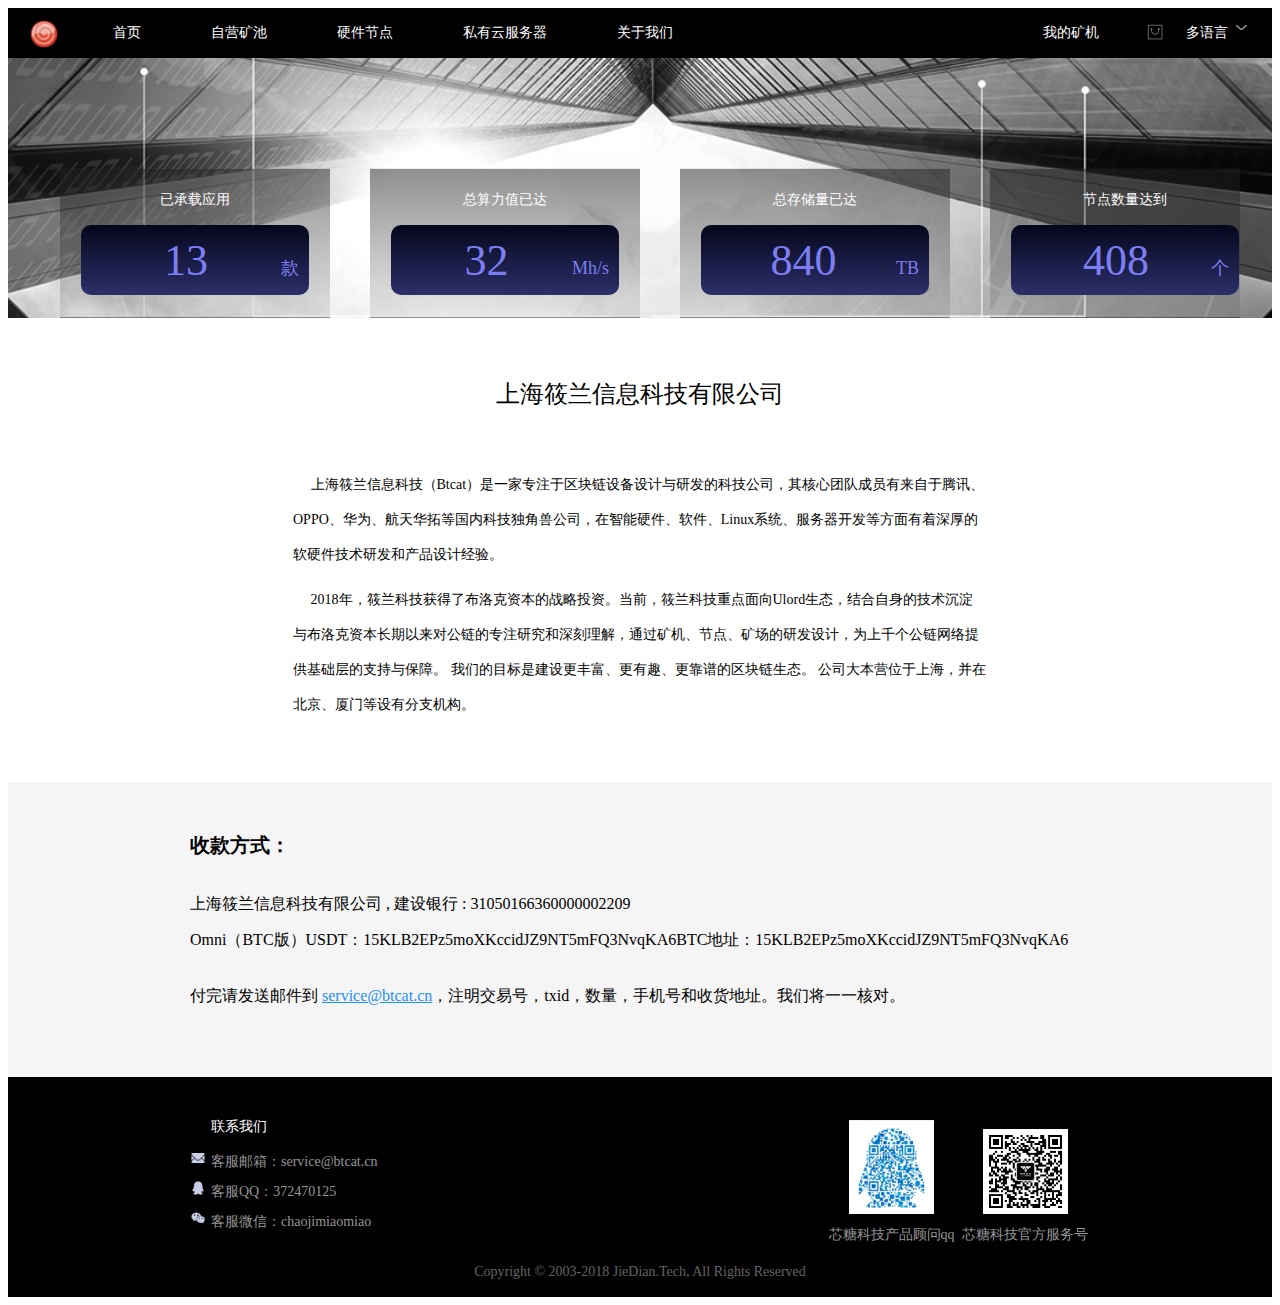
<file: aboutus.html>
﻿<!DOCTYPE html>
<html>

<head>
    <meta http-equiv="Content-Type" content="text/html; charset=utf-8" />
    <meta charset="utf-8" />
    <meta name="viewport" content="width=device-width, user-scalabel=no">
    <title>一起来做主节点_一站式家用分布节点平台_云节点服务器_上百个masternode币</title>
    <meta name="description" content="芯糖科技主营芯机，一款家用云节点设备，未来支持上千种POS公链一键部署节点软件。包括Ulord等" />
    <meta name="keywords" content="云节点服务器,硬件节点,Ulord,芯糖科技,POS" />
    <link rel="icon" href="Content/img/logo_new.png" />
    <link href="Content/css/style.css" rel="stylesheet" />
    <script src="Content/js/jquery-1.11.0.min.js"></script>
    <script src="Content/js/jquery.SuperSlide.2.1.2.js"></script>
    <script src="Content/js/common.js"></script>
    <script src="Content/js/dict.js"></script>

    <link href="Content/css/app.33aa95e2.css" rel="preload" as="style">
    <link href="Content/css/app.33aa95e2.css" rel="stylesheet">

    <script>(function flexible(window, document) {
            var docEl = document.documentElement
            var dpr = window.devicePixelRatio || 1

            function setRemUnit() {
                var rem = docEl.clientWidth / 3.75
                docEl.style.fontSize = rem + 'px'
            }
            setRemUnit()

            // reset rem unit on page resize
            window.addEventListener('resize', setRemUnit)
            window.addEventListener('pageshow', function (e) {
                if (e.persisted) {
                    setRemUnit()
                }
            })
        }(window, document))</script>
</head>

<body>
    <div class="header">

    </div>

    <div class="banner" style="
    width: 100%; min-width: 1220px;
    height: 260px;
    background-image: url(Content/img/about_new_meitu_1.jpg);
    /*水平垂直居中*/
    background-repeat: no-repeat;
    background-size: cover;
    background-position: center;">
    </div>
    <center style="
width: 100%; min-width: 1220px;">
        <div class="more-container" style="margin-top: -150px;">
            <div class="container">
                <div class="status-box m-hide">
                    <div class="box">
                        <h6>已承载应用</h6>
                        <div class="content-box"><span>13</span><span class="unit">款</span></div>
                    </div>
                    <div class="box">
                        <h6>总算力值已达</h6>
                        <div class="content-box"><span>32</span><span class="unit">Mh/s</span></div>
                    </div>
                    <div class="box">
                        <h6>总存储量已达</h6>
                        <div class="content-box"><span>840</span><span class="unit">TB</span></div>
                    </div>
                    <div class="box">
                        <h6>节点数量达到</h6>
                        <div class="content-box"><span>408</span><span class="unit">个</span></div>
                    </div>
                </div>
                <div class="status-box-mobile m-show">
                    <div class="box">
                        <div class="content-box"><span>13</span><span class="unit">款</span></div>
                        <h6>UDFS已承载应用</h6>
                    </div>
                    <div class="box">
                        <div class="content-box"><span>32</span><span class="unit">个</span></div>
                        <h6>已享受优质存储服务的客户数量</h6>
                    </div>
                    <div class="box">
                        <div class="content-box"><span>840</span><span class="unit">TB</span></div>
                        <h6>总存储量已达</h6>
                    </div>
                    <div class="box">
                        <div class="content-box"><span>408</span><span class="unit">个</span></div>
                        <h6>节点数量达到</h6>
                    </div>
                </div>
                <div class="clearfix"></div>

            </div>
        </div>
    </center>

    <div class="about">
        <div class="title">上海筱兰信息科技有限公司</div>
        <div class="text">
            <p> &nbsp;&nbsp;&nbsp;&nbsp;
                上海筱兰信息科技（Btcat）是一家专注于区块链设备设计与研发的科技公司，其核心团队成员有来自于腾讯、OPPO、华为、航天华拓等国内科技独角兽公司，在智能硬件、软件、Linux系统、服务器开发等方面有着深厚的软硬件技术研发和产品设计经验。
            </p>
            <p style="margin-top:10px;">
                &nbsp;&nbsp;&nbsp;&nbsp;
                2018年，筱兰科技获得了布洛克资本的战略投资。当前，筱兰科技重点面向Ulord生态，结合自身的技术沉淀与布洛克资本长期以来对公链的专注研究和深刻理解，通过矿机、节点、矿场的研发设计，为上千个公链网络提供基础层的支持与保障。
                我们的目标是建设更丰富、更有趣、更靠谱的区块链生态。
                公司大本营位于上海，并在北京、厦门等设有分支机构。
            </p>
        </div>
    </div>

    <div class="black_news">
        <ul>
            <b>收款方式：</b>
        </ul>
        <ul>
            <li>上海筱兰信息科技有限公司 , 建设银行 : 31050166360000002209</li>
            <li>Omni（BTC版）USDT：15KLB2EPz5moXKccidJZ9NT5mFQ3NvqKA6</li>
            <li>BTC地址：15KLB2EPz5moXKccidJZ9NT5mFQ3NvqKA6</li>
        </ul>
        <ul>
            <li>付完请发送邮件到<a href="mailto:service@btcat.cn" style="color:dodgerblue">
                    <u>service@btcat.cn</u></a>，注明交易号，txid，数量，手机号和收货地址。我们将一一核对。</li>
        </ul>
    </div>

    <div class="footer">

    </div>

    <script>
        $(function () {
            $(".header").load("header.html");
            $(".footer").load("footer.html");
        });
        window.onload = function () {
            $(".selected").removeClass("selected");
            $(".nav6").addClass("selected")
        }
    </script>

    <script>
        $(function () {
            //根據cookie切換語言種類
            if (getCookie("somoveLanguage") == "en") {
                var resultTop = setEnglish($(".header").html());
                $(".header").html(resultTop);
                $(".top-mg-ul").css("margin-left", "107px");
                $(".theme-register").css("width", "60px");
                $(".header .link ul li").css("margin-left", "28px");
                $(".nav-content-right").css("margin-right", "102px");
                $(".fixed_nva").css("left", "32px");

                var resultFooter = setEnglish($(".footer").html());
                $(".footer").html(resultFooter);
            }

            if (getCookie("somoveLanguage") == "tw") {
                var result = setFanti($(".header").html());
                $(".header").html(result);

                var resultFooter = setFanti($(".footer").html());
                $(".footer").html(resultFooter);
            }

            if (userId != null) {
                $('.top-mg-ul').hide();
                $('.top-mg-user').show();
                $('.top-mg-user .username').text(userName.substr(0, 6));
            }

            //注册
            $('.btn-register').click(function () {
                var param = {};
                var account = $('#register_phone').val();
                var code = $('#register_code').val();
                if (account == '') {
                    layer.alert('请输入手机号/邮箱地址！', { icon: 2 });
                    return;
                }
                if (code == '') {
                    layer.alert('请输入验证码', { icon: 2 });
                    return;
                }
                var regMobile = /^1[23456789]\d{9}$/;
                var regEmail = /^[a-zA-Z0-9_.-]+@[a-zA-Z0-9-]+(\.[a-zA-Z0-9-]+)*\.[a-zA-Z0-9]{2,6}$/;
                var reg = /[@]/gi;
                if (reg.test(account)) {
                    if (!regEmail.test(account)) {
                        layer.alert('请输入正确的邮箱', { icon: 2 });
                        return;
                    }
                    param.phone = "";
                    param.email = account;
                } else {
                    if (!regMobile.test(account)) {
                        layer.alert('请输入正确的手机号', { icon: 2 });
                        return;
                    }
                    param.phone = account;
                    param.email = "";
                }

                param.code = code;
                $.ajax({
                    type: "POST",
                    url: "Account/Register",
                    data: param,
                    cache: false,
                    dataType: "json",
                    success: function (msg) {
                        if (msg.code == 0) {
                            window.location.reload();
                        }
                        else {
                            alert(msg.msg);
                        }

                    },
                    error: function () {
                        layer.alert('注册失败', { icon: 2 });
                    }
                });
            });

            //登录
            $('.btn-login').click(function () {
                var param = {};
                var account = $('#login_phone').val();
                var code = $('#login_code').val();
                param.code = code;
                if (account == '') {
                    layer.alert('请输入手机号//邮箱地址！', { icon: 2 });
                    return;
                }
                if (code == '') {
                    layer.alert('请输入验证码', { icon: 2 });
                    return;
                }
                var regMobile = /^1[23456789]\d{9}$/;
                var regEmail = /^[a-zA-Z0-9_.-]+@[a-zA-Z0-9-]+(\.[a-zA-Z0-9-]+)*\.[a-zA-Z0-9]{2,6}$/;
                var reg = /[@]/gi;
                if (reg.test(account)) {
                    if (!regEmail.test(account)) {
                        layer.alert('请输入正确的邮箱', { icon: 2 });
                        return;
                    }
                    param.phone = "";
                    param.email = account;
                } else {
                    if (!regMobile.test(account)) {
                        layer.alert('请输入正确的手机号', { icon: 2 });
                        return;
                    }
                    param.phone = account;
                    param.email = "";
                }

                $.ajax({
                    type: "POST",
                    url: "Account/Login",
                    data: param,
                    cache: false,
                    dataType: "json",
                    beforeSend: function () {
                        $(this).val("登陆中...");
                        $(this).attr("disabled", true);
                    },
                    success: function (msg) {
                        if (msg.code == 0) {
                            window.location.reload();
                        } else {
                            layer.alert(msg.msg, { icon: 2 });
                        }
                    },
                    complete: function (XMLHttpRequest, textStatus) {
                        $(this).val("登录");
                        $(this).attr("disabled", false);
                    },
                    error: function () {
                        layer.alert('登陆失败！', { icon: 2 });
                    }
                });
            });

            //退出登录
            $('.out_login').click(function () {
                $.ajax({
                    type: "POST",
                    url: "Account/outLogin",
                    cache: false,
                    dataType: "json",
                    success: function (msg) {
                        if (msg.code == 0) {
                            window.location.href = "Home/Index";
                        }
                    }
                });
            });

            //购物车
            $('.top-cart').click(function () {
                if (userId == null) {
                    show_login();
                    return;
                }
                else {
                    window.location.href = "Account/cart";
                }
            });
        });

        //切换语言
        function changeLanguage(v) {
            window.location.reload();
            delCookie("somoveLanguage");
            setCookie("somoveLanguage", v);
            if (v == "en") {
                var resultTop = setEnglish($(".header").html());
                $(".header").html(resultTop);
                $(".top-mg-ul").css("margin-left", "107px");
                $(".theme-register").css("width", "60px");
                $(".header .link ul li").css("margin-left", "28px");
                $(".nav-content-right").css("margin-right", "102px");
                $(".fixed_nva").css("left", "32px");

                var resultFooter = setEnglish($(".footer").html());
                $(".footer").html(resultFooter);
            }

            if (v == "tw") {
                var result = setFanti($(".header").html());
                $(".header").html(result);

                var resultFooter = setFanti($(".footer").html());
                $(".footer").html(resultFooter);
            }
        }

        //百度链接自动推送
        (function () {
            var bp = document.createElement('script');
            var curProtocol = window.location.protocol.split(':')[0];
            if (curProtocol === 'https') {
                bp.src = 'https://zz.bdstatic.com/linksubmit/push.js';
            }
            else {
                bp.src = 'http://push.zhanzhang.baidu.com/push.js';
            }
            var s = document.getElementsByTagName("script")[0];
            s.parentNode.insertBefore(bp, s);
        })();
    </script>
</body>

</html>
</file>
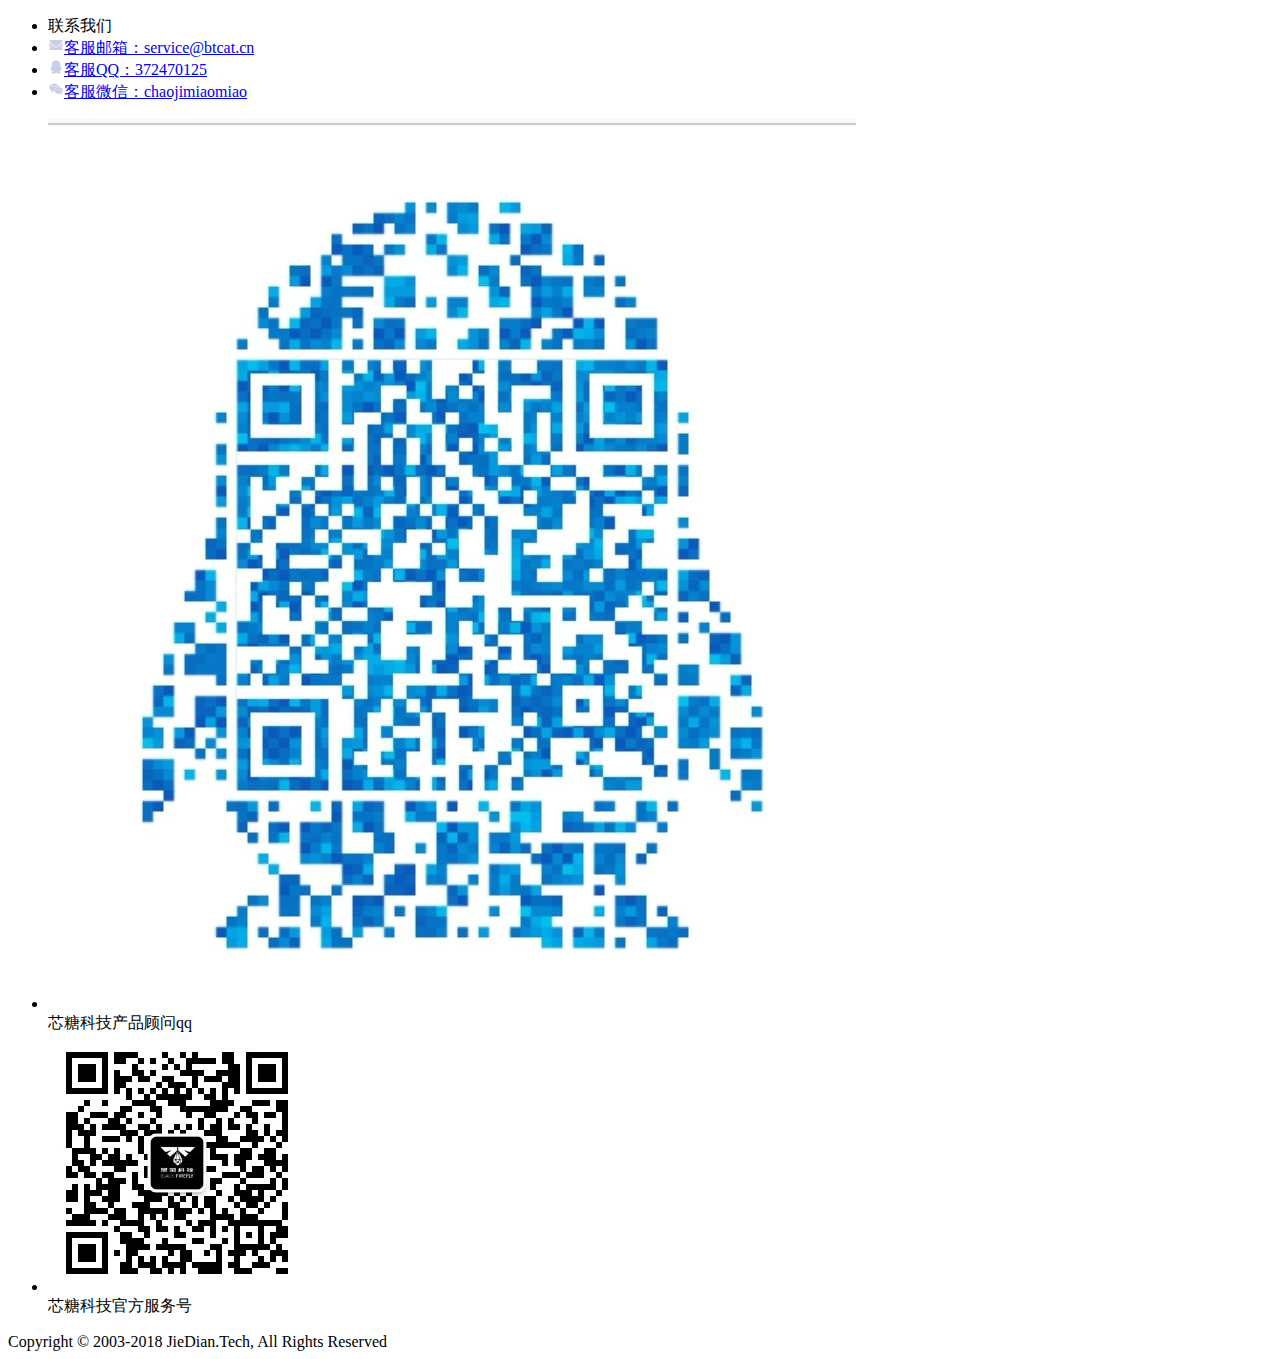
<file: footer.html>
<!doctype html>
<html>
<head>
<meta charset="utf-8">
<title>无标题文档</title>
</head>

<body>
	<div class="footer">
        <div class="contact">
            <ul class="contact_text">
                <li class="t">联系我们</li>
                <li><i class="one"><img src="Content/img/a1_01.png" width="16" height="16"></i><a href="javascript:;" >客服邮箱：<label class="txt_dianbaoqun">service@btcat.cn</label></a></li>
                <li><i class="two"><img src="Content/img/a1_02.png" width="16" height="16" /></i><a href="javascript:;" >客服QQ：<label class="txt_tuite">372470125</label></a></li>
                <li><i class="three"><img src="Content/img/a1_04.png" width="16" height="16" /></i><a href="javascript:;" >客服微信：<label class="txt_email">chaojimiaomiao</label></a></li>
            </ul>
            <ul class="contact_img">
                <li><img class="inblock" src="Content/img/img_ewm_gw.jpg"><div class="text">芯糖科技产品顾问qq</div></li>
                <li><img class="inblock" src="Content/img/img_ewm_sq.jpg"><div class="text">芯糖科技官方服务号</div></li>
            </ul>
        </div>
        <div class="copy_text">
            <div class="text">Copyright © 2003-2018 JieDian.Tech, All Rights Reserved</div>
        </div>
    </div>
</body>
</html>
</file>
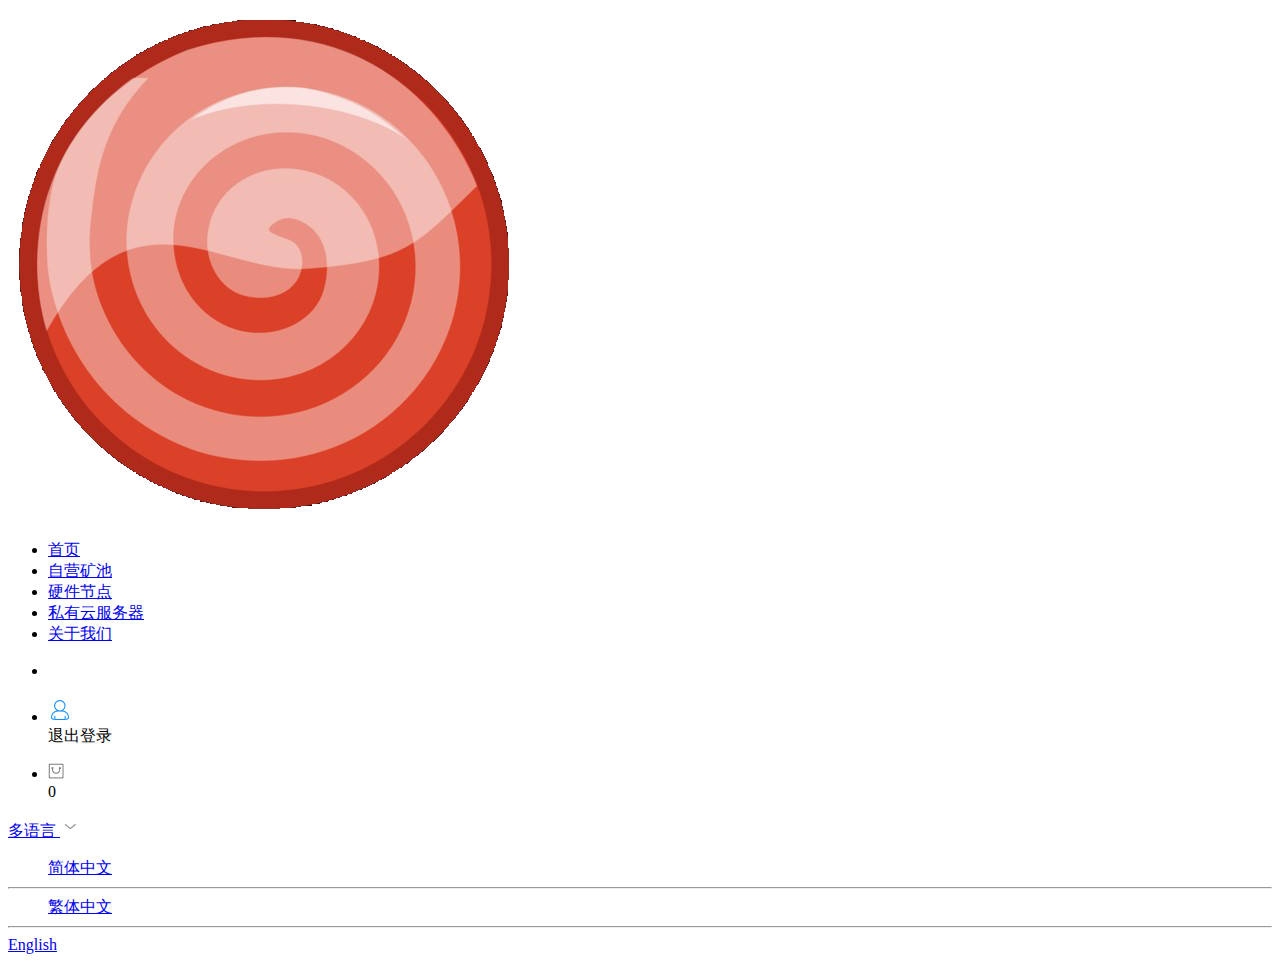
<file: header.html>
<!doctype html>
<html>
<head>
	<meta charset="utf-8">
    <title>无标题文档</title>
    <script>
        function show_login() {
            
        }
    </script>
</head>

<body>
<div class="header">
        <div class="info">
            <div class="pull-left logo">
                <a href=""><img src="Content/img/logo_new.png" /></a>
            </div>
            <div class="pull-right link">
                <ul>
                    <li><a href="index.html" class="nav1">首页</a></li><!-- selected-->
                    <li><a href="mining.html" class="nav5">自营矿池</a></li>
                    <li><a href="kuangji.html" class="nav2">硬件节点</a></li>
                    <li><a href="kuangchi.html" class="nav3">私有云服务器</a></li>
                    <li><a href="aboutus.html" class="nav6">关于我们</a></li>
                </ul>
            </div>
            <div class="nav-content-right">
                <div class="faq-like">
                    <ul class="top-mg-ul">
                        <li><a style="color: #fff;" href="login.html" class="theme-login" onclick="show_login()">我的矿机</a></li>
                    </ul>
                    <ul class="top-mg-user">
                        <li class="top-user">
                            <a href="Account/personal"><img src="Content/img/a2_03.png" /><span class="username"></span></a>
                            <span class="jt">
                                <div class="out_login">退出登录</div>
                            </span>
                        </li>
                    </ul>
                    <ul class="top-mg-cart">
                        <li class="top-cart">
                            <img src="Content/img/cart_new.png" width="16" height="16" title="购物车" alt="购物车" />
                            <div class="user_cart_number">0</div>
                        </li>
                    </ul>
                </div>
            </div>
            <div class="top-language">
                <a href="javascript:;" class="language-box">
                    多语言
                    <img class="top_down" src="Content/img/top-jt-b.png" />
                </a>
                <dl class="down-menu">
                    <dd>
                        <a href="javascript:void(0);" onclick="changeLanguage('zh')">简体中文</a>
                    </dd>
                    <hr>
                    <dd>
                        <a href="javascript:void(0);" onclick="changeLanguage('tw')">繁体中文</a>
                    </dd>
                    <hr
                    <dd>
                        <a href="javascript:void(0);" onclick="changeLanguage('en')">English</a>
                    </dd>

                </dl>
            </div>
        </div>
    </div>
</body>
</html>
</file>
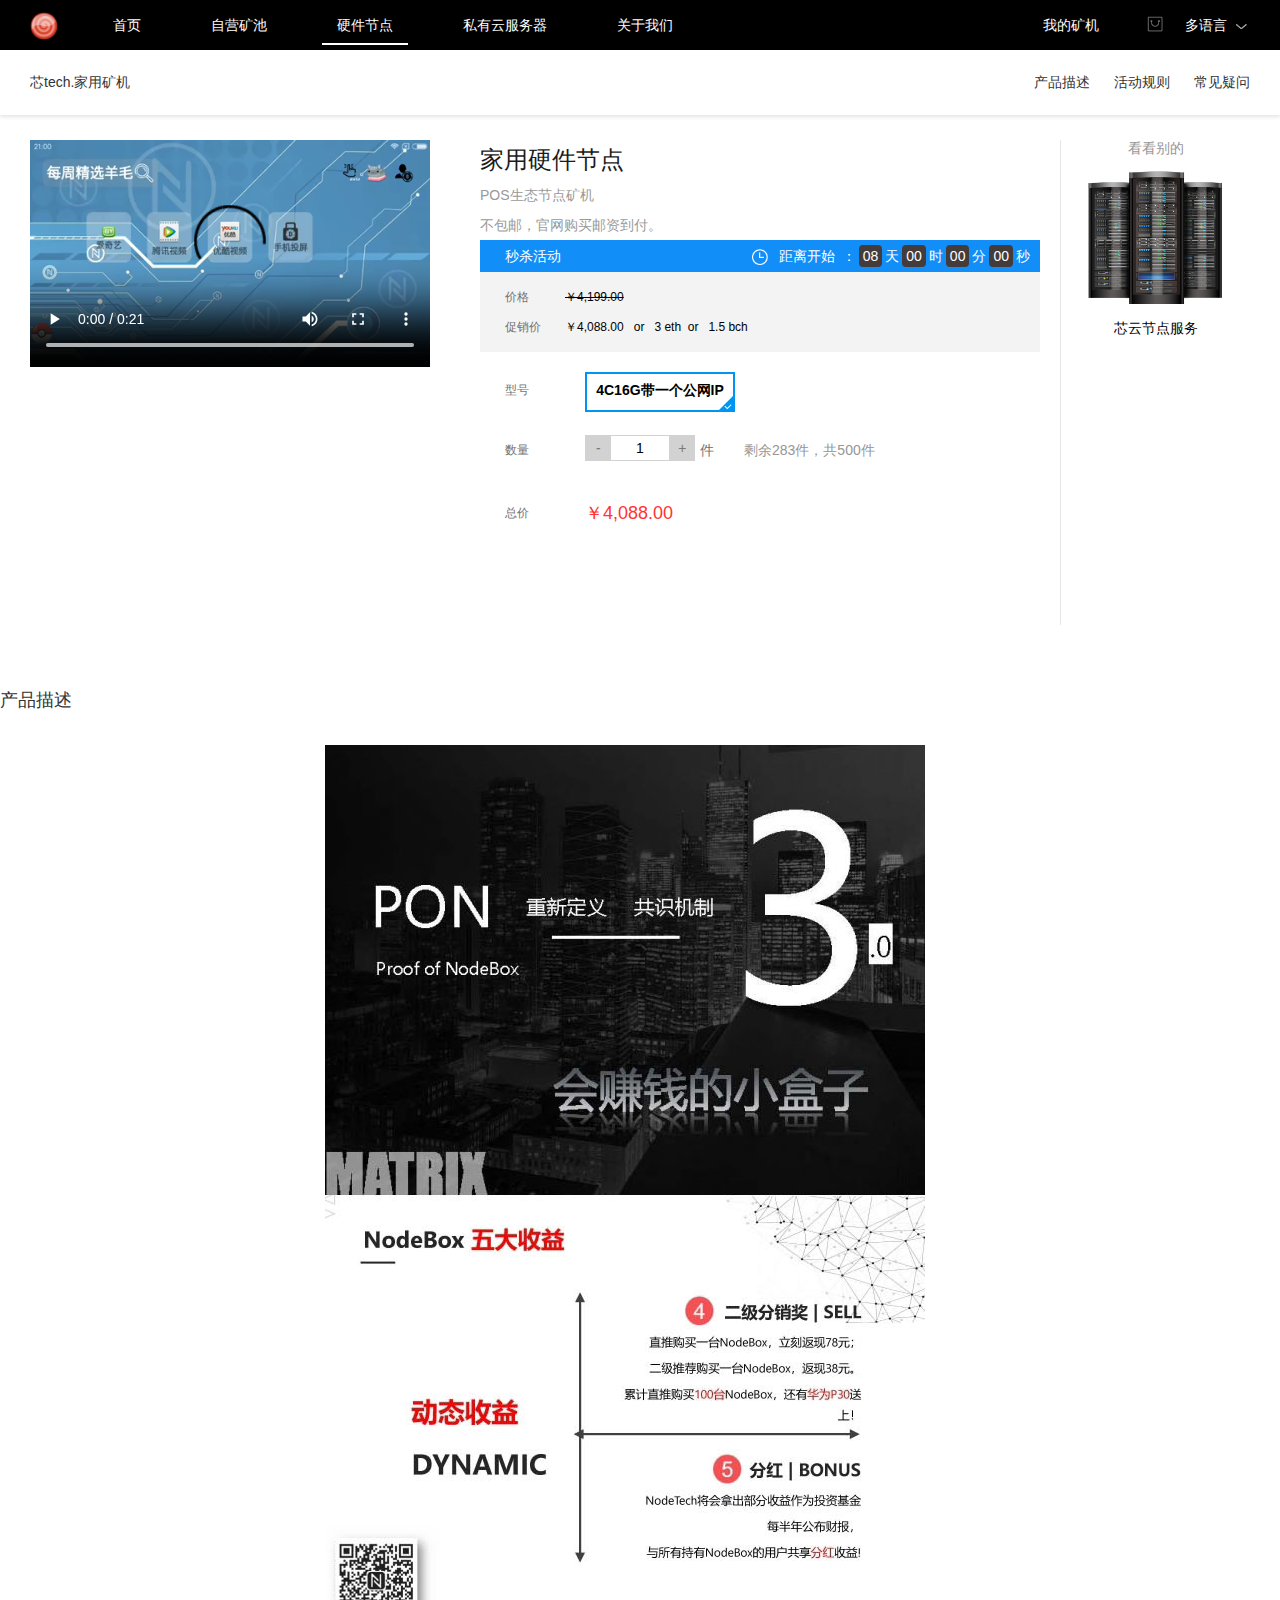
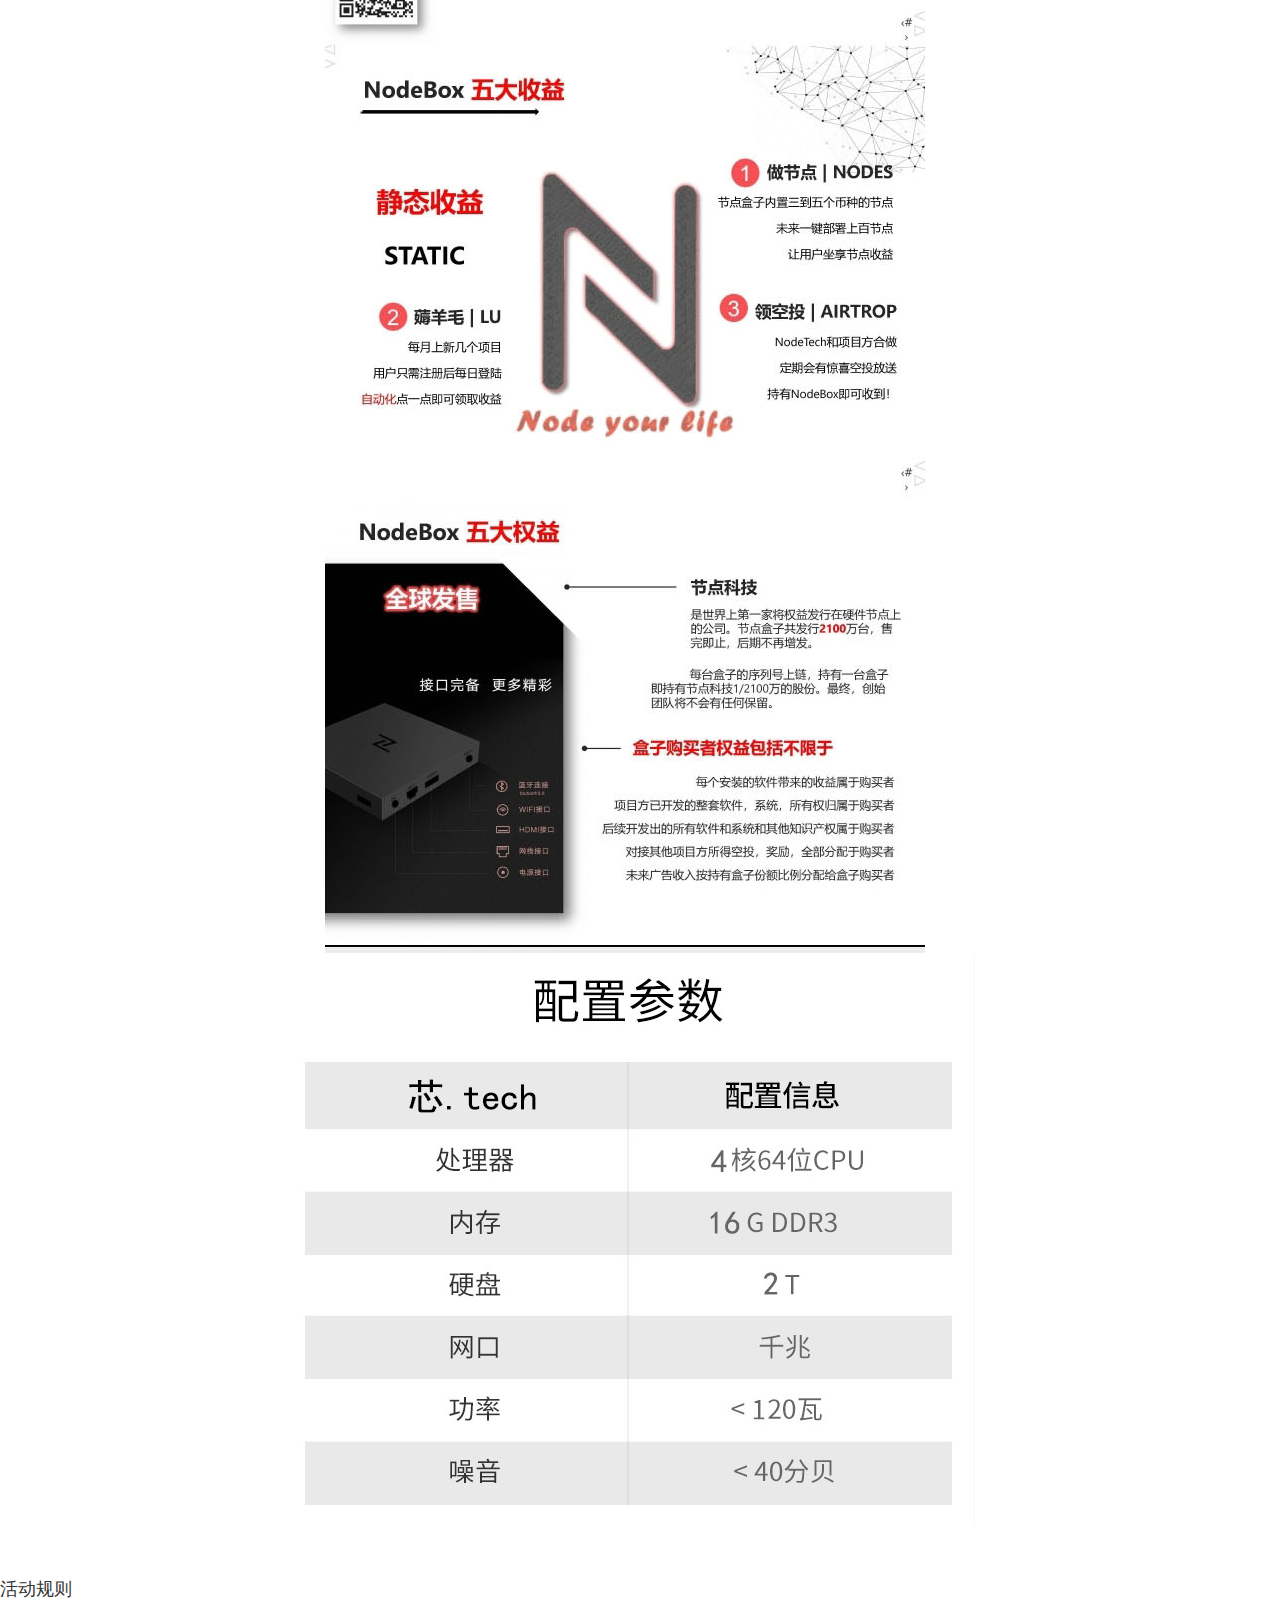
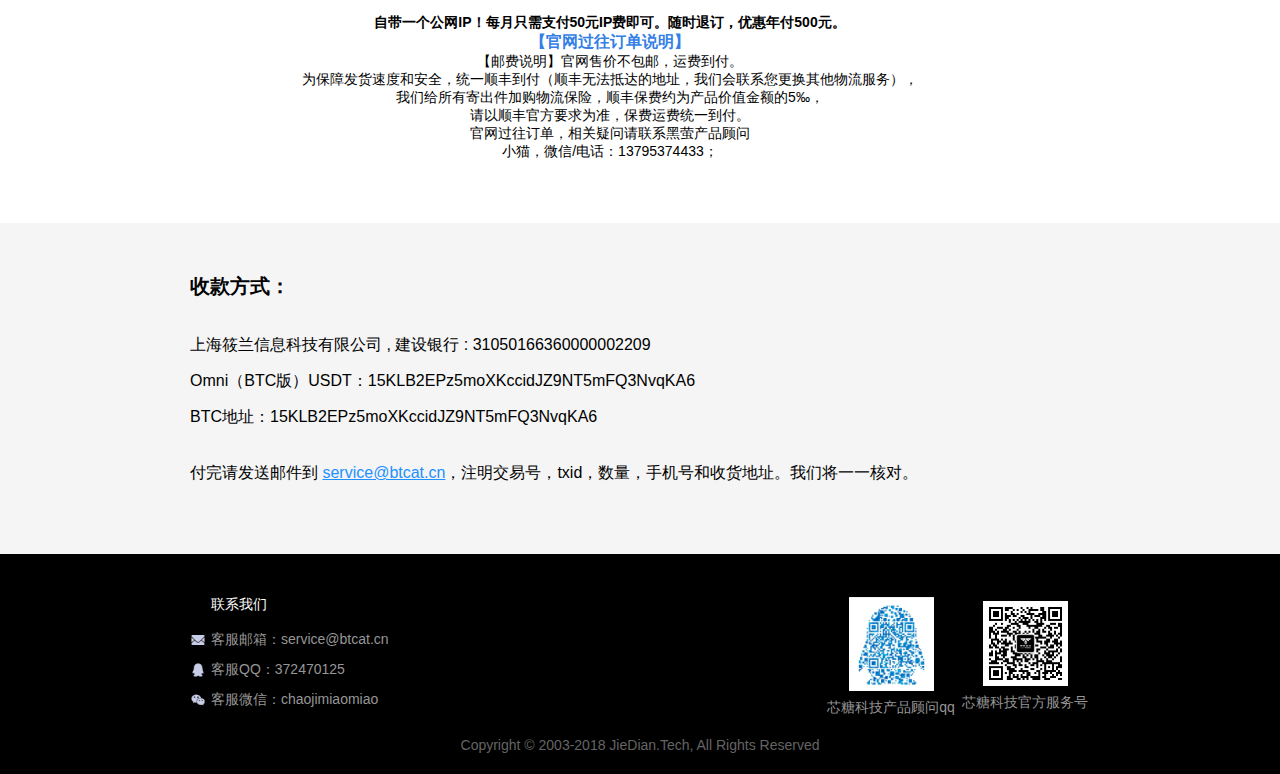
<file: kuangji.html>
﻿<!DOCTYPE html>
<html>

<head>
    <meta http-equiv="Content-Type" content="text/html; charset=utf-8" />
    <meta charset="utf-8" />
    <meta name="viewport" content="width=device-width, user-scalabel=no">
    <title>一起来做主节点_一站式家用分布节点平台_云节点服务器_上百个masternode币</title>
    <meta name="description" content="芯糖科技主营芯机，一款家用云节点设备，未来支持上千种POS公链一键部署节点软件。包括Ulord等" />
    <meta name="keywords" content="云节点服务器,硬件节点,Ulord,芯糖科技,POS" />
    <link rel="icon" href="Content/img/logo_new.png" />
    <link href="Content/css/style.css" rel="stylesheet" />
    <link href="Content/js/layui/css/layui.css" rel="stylesheet" />
    <script src="Content/js/jquery-1.11.0.min.js"></script>
    <script src="Content/js/jquery.SuperSlide.2.1.2.js"></script>
    <script src="Content/js/common.js"></script>
</head>

<body>
    <div class="header">
    </div>

    <div class="introduce">
        <div class="info_put"><span class="title">芯tech.家用矿机</span>
            <span class="a-li">
                <a href="#href1">产品描述</a>
                <a href="#href2">活动规则</a>
                <a href="#href3">常见疑问</a>
            </span>
        </div>
    </div>
    <div class="calculation">
        <div class="describe">
            <div class="describe_img">
                <video class="txt_img" width="480" height="272" controls autoplay>
                        <source src="Content/img/nb_introduce.mp4" type="video/mp4">
                </video>
            </div>
            <div class="describe_info">
                <h1 class="txt_title">家用硬件节点</h1>
                <div class="txt_describe txt_describe1">POS生态节点矿机</div>
                <div class="txt_describe txt_describe2">不包邮，官网购买邮资到付。</div>
                <div class="time_l"><span class="r_t" style="margin-left:15px;">秒杀活动</span><span class="r_li"><span
                            class="r_t1" style="background-color:transparent;margin-right:0px;"><img
                                style="margin-top:-1px;" src="Content/img/time.png" width="16"
                                height="16" /></span><span class="r_type"
                            style="background-color:transparent;">距离开始</span>：<span class="day">08</span>天<span
                            class="hour">00</span>时<span class="minute">00</span>分<span class="second">00</span>秒</span>
                </div>
                <div class="t_price">
                    <div class="price o_price"><span class="t_lt">价格</span><span class="o_price_text">￥4,199.00</span>
                    </div>
                    <div class="price x_price"><span class="t_lt">促销价</span><span class="x_price_text">￥4,088.00
                            &nbsp;&nbsp;or &nbsp;&nbsp;3 eth &nbsp;or&nbsp;&nbsp; 1.5 bch</span></div>
                </div>
                <div class="t_type">
                    <span class="t_lt">型号</span>
                    <span class="t_select">4C16G带一个公网IP</span>
                </div>
                <div class="t_number">
                    <span class="t_lt">数量</span>
                    <div class="gw_num">
                        <em class="jian">-</em>
                        <input type="text" value="1" class="num" />
                        <em class="add">+</em>
                    </div>
                    <span style="margin-left:5px; float:left;color:#727272;">件</span>
                    <span class="t_misit"> 剩余<span class="surplus">283</span>件，共<span class="whole">500</span>件</span>
                </div>
                <div class="t_total"><span class="t_lt">总价</span>￥<span class="txt_total">4,088.00</span>
                </div>

                <div class="t_subbttn">


                </div>
            </div>
            <div class="describe_other">
                <div class="o_title1">看看别的</div>
                <div class="o_img"><a href="heiyingkuangchi"><img src="Content/img/xinserver.png" width="140"
                            height="140" /></a></div>
                <div class="o_title2">芯云节点服务</div>
            </div>
        </div>
    </div>

    <div class="calculation_info">
        <div id="href1" class="title">产品描述</div>
        <div class="content buying_nickname">
            <div class='content buying_nickname' style='margin:auto;padding:10px 15px;background-color:#FFFFFF;'>
                <p style='text-align:center;'>
                    <img src='Content/img/nodebox.jpg' alt='' />
                    <img src='Content/img/property.jpg' alt='' />
                </p>
            </div>
        </div>
        <div id="href2" class="title">活动规则</div>
        <p class='MsoNormal' align='center' font-size:16px;text-align:center;'=''
            style='margin-left: 0cm; white-space: normal;'>
            <b>自带一个公网IP！每月只需支付50元IP费即可。随时退订，优惠年付500元。
            </b></p>
        <p class='MsoNormal' align='center' font-size:14px;'='' style='margin-left: 0cm; white-space: normal;'><b><span
                    style='color:#337FE5;font-size:16px;'>【官网过往订单说明】</span></b>
        </p>
        <p class='MsoNormal' align='center' font-size:14px;text-align:center;'=''
            style='margin-left: 0cm; white-space: normal;'>【邮费说明】官网售价不包邮，运费到付。
        </p>
        <p class='MsoNormal' align='center' font-size:14px;text-align:center;'=''
            style='margin-left: 0cm; white-space: normal;'>为保障发货速度和安全，统一顺丰到付（顺丰无法抵达的地址，我们会联系您更换其他物流服务），
        </p>
        <p class='MsoNormal' align='center' font-size:14px;text-align:center;'=''
            style='margin-left: 0cm; white-space: normal;'>我们给所有寄出件加购物流保险，顺丰保费约为产品价值金额的5‰，
        </p>
        <p class='MsoNormal' align='center' font-size:14px;text-align:center;'=''
            style='margin-left: 0cm; white-space: normal;'>请以顺丰官方要求为准，保费运费统一到付。
        </p>
        <p class='MsoNormal' align='center' font-size:14px;text-align:center;'=''
            style='margin-left: 0cm; white-space: normal;'>官网过往订单，相关疑问请联系黑萤产品顾问
        </p>
        <p class='MsoNormal' align='center' font-size:14px;text-align:center;'=''
            style='margin-left: 0cm; white-space: normal;'>小猫，微信/电话：13795374433；
        </p>
        <div style='text-align:center;'>
        </div>
        <p>
            <br />
        </p>
        <p class='MsoNormal' align='center' style='margin-left:0cm;font-family:' font-size:14px;text-align:center;'=''>
            <br />
        </p>
    </div>

    </p>
    </div>
    <div class="black_news">
        <ul>
            <b>收款方式：</b>
        </ul>
        <ul>
            <li>上海筱兰信息科技有限公司 , 建设银行 : 31050166360000002209</li>
            <li>Omni（BTC版）USDT：15KLB2EPz5moXKccidJZ9NT5mFQ3NvqKA6</li>
            <li>BTC地址：15KLB2EPz5moXKccidJZ9NT5mFQ3NvqKA6</li>
        </ul>
        <ul>
            <li>付完请发送邮件到<a href="mailto:service@btcat.cn" style="color:dodgerblue">
                    <u>service@btcat.cn</u></a>，注明交易号，txid，数量，手机号和收货地址。我们将一一核对。</li>
        </ul>
    </div>
    </div>

    <!--底部悬浮购买框-->
    <div class="fixed_purchase">
        <div class="goods_name txt_title">您已选择星云矿池-算力</div>
        <div class="goods_number"><span class="number">1</span><span class="unit">件</span></div>
        <div class="goods_total">总计：<span class="txt_total">0</span>元<a class="bttn" onclick="sub_order();">立即购买</a>
        </div>
    </div>

    <div class="footer">

    </div>
    <script>
        $(function () {
            $(".header").load("header.html");
            $(".footer").load("footer.html");
        });
        window.onload = function () {
            $(".selected").removeClass("selected");
            $(".nav2").addClass("selected")
        }
    </script>

    <script>
        $(function () {
            //根據cookie切換語言種類
            if (getCookie("somoveLanguage") == "en") {
                var resultTop = setEnglish($(".header").html());
                $(".header").html(resultTop);
                $(".top-mg-ul").css("margin-left", "107px");
                $(".theme-register").css("width", "60px");
                $(".header .link ul li").css("margin-left", "28px");
                $(".nav-content-right").css("margin-right", "102px");
                $(".fixed_nva").css("left", "32px");

                var resultFooter = setEnglish($(".footer").html());
                $(".footer").html(resultFooter);
            }

            if (getCookie("somoveLanguage") == "tw") {
                var result = setFanti($(".header").html());
                $(".header").html(result);

                var resultFooter = setFanti($(".footer").html());
                $(".footer").html(resultFooter);
            }

            //设置导航选中样式
            $(".selected").removeClass("selected");
            var nav = 'nav2';
            if (nav != "") {
                $("." + nav).addClass("selected");
            }

            if (userId != null) {
                $('.top-mg-ul').hide();
                $('.top-mg-user').show();
                $('.top-mg-user .username').text(userName.substr(0, 6));
            }

            //注册
            $('.btn-register').click(function () {
                var param = {};
                var account = $('#register_phone').val();
                var code = $('#register_code').val();
                if (account == '') {
                    layer.alert('请输入手机号/邮箱地址！', { icon: 2 });
                    return;
                }
                if (code == '') {
                    layer.alert('请输入验证码', { icon: 2 });
                    return;
                }
                var regMobile = /^1[23456789]\d{9}$/;
                var regEmail = /^[a-zA-Z0-9_.-]+@[a-zA-Z0-9-]+(\.[a-zA-Z0-9-]+)*\.[a-zA-Z0-9]{2,6}$/;
                var reg = /[@]/gi;
                if (reg.test(account)) {
                    if (!regEmail.test(account)) {
                        layer.alert('请输入正确的邮箱', { icon: 2 });
                        return;
                    }
                    param.phone = "";
                    param.email = account;
                } else {
                    if (!regMobile.test(account)) {
                        layer.alert('请输入正确的手机号', { icon: 2 });
                        return;
                    }
                    param.phone = account;
                    param.email = "";
                }

                param.code = code;
                $.ajax({
                    type: "POST",
                    url: "Account/Register",
                    data: param,
                    cache: false,
                    dataType: "json",
                    success: function (msg) {
                        if (msg.code == 0) {
                            window.location.reload();
                        }
                        else {
                            alert(msg.msg);
                        }

                    },
                    error: function () {
                        layer.alert('注册失败', { icon: 2 });
                    }
                });
            });

            //登录
            $('.btn-login').click(function () {
                var param = {};
                var account = $('#login_phone').val();
                var code = $('#login_code').val();
                param.code = code;
                if (account == '') {
                    layer.alert('请输入手机号//邮箱地址！', { icon: 2 });
                    return;
                }
                if (code == '') {
                    layer.alert('请输入验证码', { icon: 2 });
                    return;
                }
                var regMobile = /^1[23456789]\d{9}$/;
                var regEmail = /^[a-zA-Z0-9_.-]+@[a-zA-Z0-9-]+(\.[a-zA-Z0-9-]+)*\.[a-zA-Z0-9]{2,6}$/;
                var reg = /[@]/gi;
                if (reg.test(account)) {
                    if (!regEmail.test(account)) {
                        layer.alert('请输入正确的邮箱', { icon: 2 });
                        return;
                    }
                    param.phone = "";
                    param.email = account;
                } else {
                    if (!regMobile.test(account)) {
                        layer.alert('请输入正确的手机号', { icon: 2 });
                        return;
                    }
                    param.phone = account;
                    param.email = "";
                }

                $.ajax({
                    type: "POST",
                    url: "Account/Login",
                    data: param,
                    cache: false,
                    dataType: "json",
                    beforeSend: function () {
                        $(this).val("登陆中...");
                        $(this).attr("disabled", true);
                    },
                    success: function (msg) {
                        if (msg.code == 0) {
                            window.location.reload();
                        } else {
                            layer.alert(msg.msg, { icon: 2 });
                        }
                    },
                    complete: function (XMLHttpRequest, textStatus) {
                        $(this).val("登录");
                        $(this).attr("disabled", false);
                    },
                    error: function () {
                        layer.alert('登陆失败！', { icon: 2 });
                    }
                });
            });

            //退出登录
            $('.out_login').click(function () {
                $.ajax({
                    type: "POST",
                    url: "Account/outLogin",
                    cache: false,
                    dataType: "json",
                    success: function (msg) {
                        if (msg.code == 0) {
                            window.location.href = "Home/Index";
                        }
                    }
                });
            });

            //购物车列表
            if (userId != null) {
                //$.ajax({
                //    type: "GET",
                //    url: interfaceURL + "shopOrderApp/getShoppingcart.action?userId=" + userId + "",
                //    contentType: 'application/json',
                //    async: false,
                //    success: function (msg) {
                //        if (msg.error == 0) {
                //            if (msg.orderList.length > 0) {
                //                $('.user_cart_number').show();
                //                $('.user_cart_number').html(msg.orderList.length);
                //            }
                //            else {
                //                $('.user_cart_number').hide();
                //            }
                //        }
                //        else {
                //            alert(msg.msg);
                //        }
                //    }
                //});
            }

            //购物车
            $('.top-cart').click(function () {
                if (userId == null) {
                    show_login();
                    return;
                }
                else {
                    window.location.href = "Account/cart";
                }
            });
        });

        //切换语言
        function changeLanguage(v) {
            window.location.reload();
            delCookie("somoveLanguage");
            setCookie("somoveLanguage", v);
            if (v == "en") {
                var resultTop = setEnglish($(".header").html());
                $(".header").html(resultTop);
                $(".top-mg-ul").css("margin-left", "107px");
                $(".theme-register").css("width", "60px");
                $(".header .link ul li").css("margin-left", "28px");
                $(".nav-content-right").css("margin-right", "102px");
                $(".fixed_nva").css("left", "32px");

                var resultFooter = setEnglish($(".footer").html());
                $(".footer").html(resultFooter);
            }

            if (v == "tw") {
                var result = setFanti($(".header").html());
                $(".header").html(result);

                var resultFooter = setFanti($(".footer").html());
                $(".footer").html(resultFooter);
            }
        }

        //百度链接自动推送
        (function () {
            var bp = document.createElement('script');
            var curProtocol = window.location.protocol.split(':')[0];
            if (curProtocol === 'https') {
                bp.src = 'https://zz.bdstatic.com/linksubmit/push.js';
            }
            else {
                bp.src = 'http://push.zhanzhang.baidu.com/push.js';
            }
            var s = document.getElementsByTagName("script")[0];
            s.parentNode.insertBefore(bp, s);
        })();

        //百度统计
        var _hmt = _hmt || [];
        (function () {
            var hm = document.createElement("script");
            hm.src = "https://hm.baidu.com/hm.js?104bbb1b3c21ed9a5f0a7957e2a374b6";
            var s = document.getElementsByTagName("script")[0];
            s.parentNode.insertBefore(hm, s);
        })();
    </script>
</body>

</html>
</file>
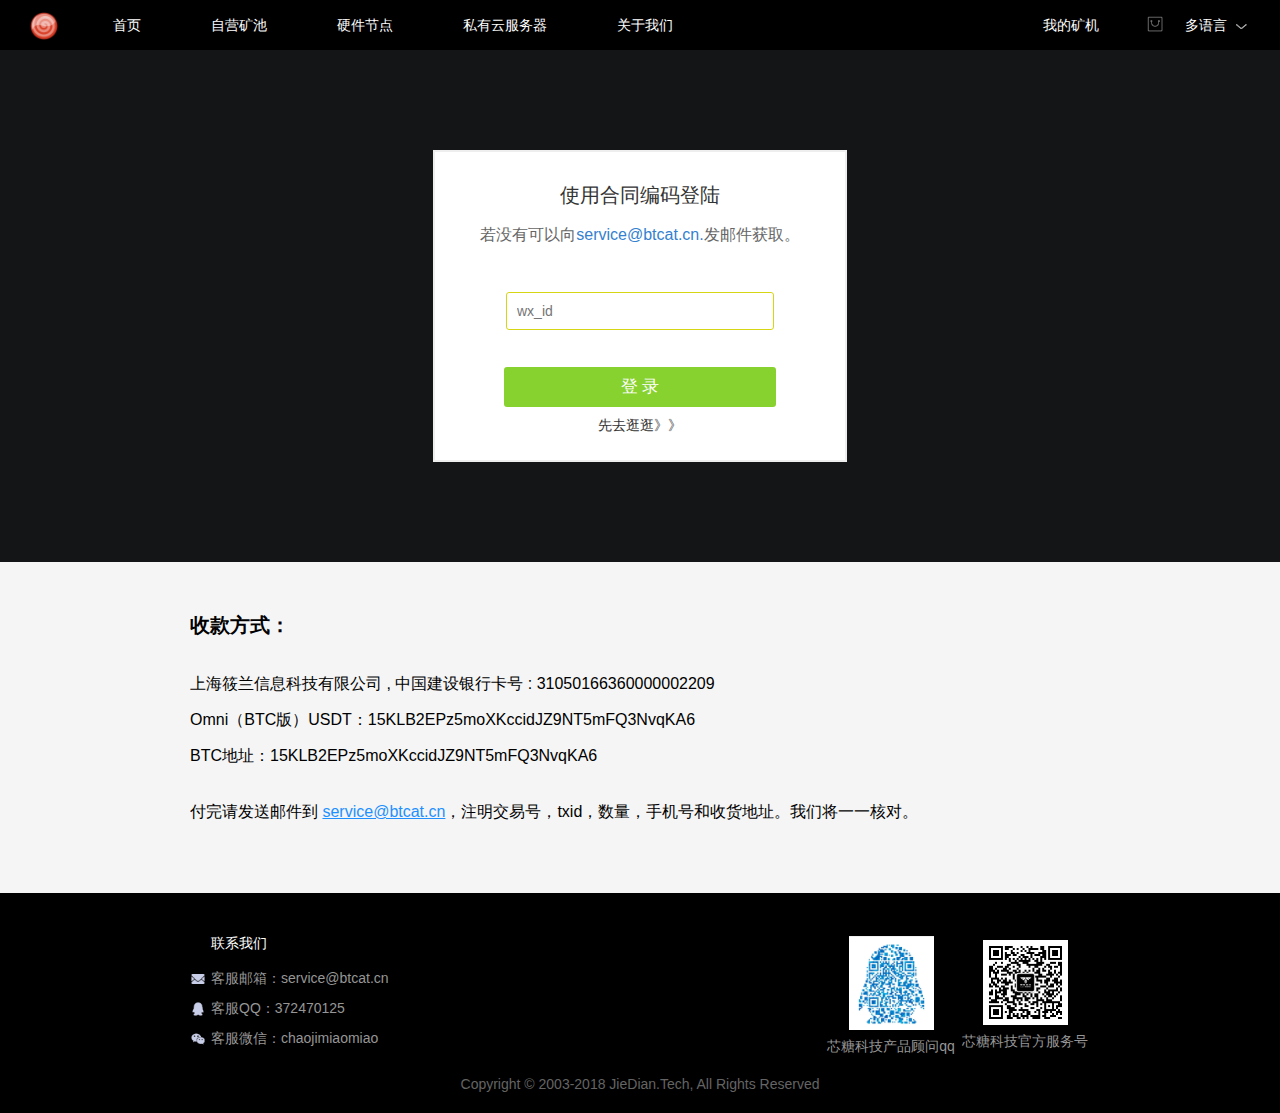
<file: login.html>
<!DOCTYPE html>
<html>

<head>
    <meta http-equiv="Content-Type" content="text/html; charset=utf-8" />
    <meta charset="utf-8" />
    <!--<meta name="viewport" content="width=device-width, initial-scale=1.0">-->
    <meta name="viewport" content="width=device-width, user-scalabel=no">
    <title>一起来做主节点_一站式家用分布节点平台_云节点服务器_上百个masternode币</title>
    <meta name="description" content="芯糖科技主营芯机，一款家用云节点设备，未来支持上千种POS公链一键部署节点软件。包括Ulord等" />
    <meta name="keywords" content="云节点服务器,硬件节点,Ulord,芯糖科技,POS" />
    <link rel="icon" href="Content/img/logo_new.png" />
    <link href="Content/css/style.css" rel="stylesheet" />
    <link href="Content/js/layui/css/layui.css" rel="stylesheet" />
    <script src="Content/js/jquery-1.11.0.min.js"></script>
    <script src="Content/js/jquery.SuperSlide.2.1.2.js"></script>
    <script>
        function goMy(params) {
            var wxid = $('#wxid').val().trim();
            console.log(wxid);
            window.location.href = "http://www.btcat.cn/my.html?usrid=" + wxid;
        }
    </script>
    <style type="text/css">
        body {
            background-color: gray;
        }

        .wrap {
            width: 414px;
            height: 312px;
            border: solid rgb(238, 238, 238) 2px;
            background-color: white;
            text-align: center;
            /*margin: 0px auto;*/
        }

        .wrap .title {
            margin-top: 30px;
            margin-bottom: 16px;
            font-size: 20px;
            color: rgb(51, 51, 51);
            text-align: center;
            /*居中*/

        }

        .wrap .infor {
            text-align: center;
            color: #666;
            font-size: 16px;
            margin-bottom: 36px;
        }

        .wrap .infor a {
            text-decoration: none;
            color: #3481cf;
        }

        .wrap #form {
            text-align: center;
            height: 150px;
            width: 272px;
            margin: 0px auto;
        }

        .wrap #form .input {
            height: 38px;
            width: 268px;
            box-sizing: border-box;
            padding: 10px;
            padding-right: 0px;
            margin-top: 10px;
            margin-bottom: 17px;
            border-radius: 3px;
            border: solid rgb(214, 214, 21) 1px;
        }

        .wrap #form #btn {
            margin-top: 20px;
            margin-bottom: 10px;
            border-radius: 3px;
            height: 37px;
            width: 258px;
            padding: 1px 7px 2px 7px;
            box-sizing: content-box;
            border: none;
            background-color: rgb(136, 210, 48);
            color: white;
            font-size: 17px;
        }
    </style>
</head>

<body>
    <div class="header">
    </div>

    <div class="index">
        <div class="black_bfos">
            <center style="padding: 100px">
                <div class="wrap">
                    <!--登录框的最外部的框框-->
                    <div class="title">
                        <!--账号密码字体存放的div-->
                        使用合同编码登陆
                    </div>
                    <div class="infor">
                        <!--第二行字存放的div-->
                        若没有可以向<a href="mailto:service@btcat.cn">service@btcat.cn.</a>发邮件获取。
                    </div>
                    <div action="" id="form">
                        <!--账号密码登录的一个from表单-->
                        <input type="text" class="input" id="wxid" placeholder="wx_id" />
                        <button type="button" id="btn" onclick="goMy()">登 录</button>
                        <!--简单来讲就是一个大的方块（wrap）包含了title，infor，from三大块的信息，from中又包含了账号，密码，登录三个块块-->
                        <p><a>先去逛逛》》</a></p>
                    </form>
                </div>
            </center>
        </div>
        <div class="black_news">
            <ul>
                <b>收款方式：</b>
            </ul>
            <ul>
                <li>上海筱兰信息科技有限公司 , 中国建设银行卡号 : 31050166360000002209</li>
                <li>Omni（BTC版）USDT：15KLB2EPz5moXKccidJZ9NT5mFQ3NvqKA6</li>
    		    <li>BTC地址：15KLB2EPz5moXKccidJZ9NT5mFQ3NvqKA6</li>
            </ul>
            <ul>
                <li>付完请发送邮件到<a href="mailto:service@btcat.cn" style="color:dodgerblue">
                        <u>service@btcat.cn</u></a>，注明交易号，txid，数量，手机号和收货地址。我们将一一核对。</li>
            </ul>
        </div>
    </div>

    <div class="footer">
    </div>

    <script>
        $(function () {
            $(".header").load("header.html");
            $(".footer").load("footer.html");
        });
        //document.getElementsByClassName("info")
        window.onload = function () {
            $(".selected").removeClass("selected");
            $(".nav1").addClass("selected")
        }
    </script>
</body>

</html>
</file>
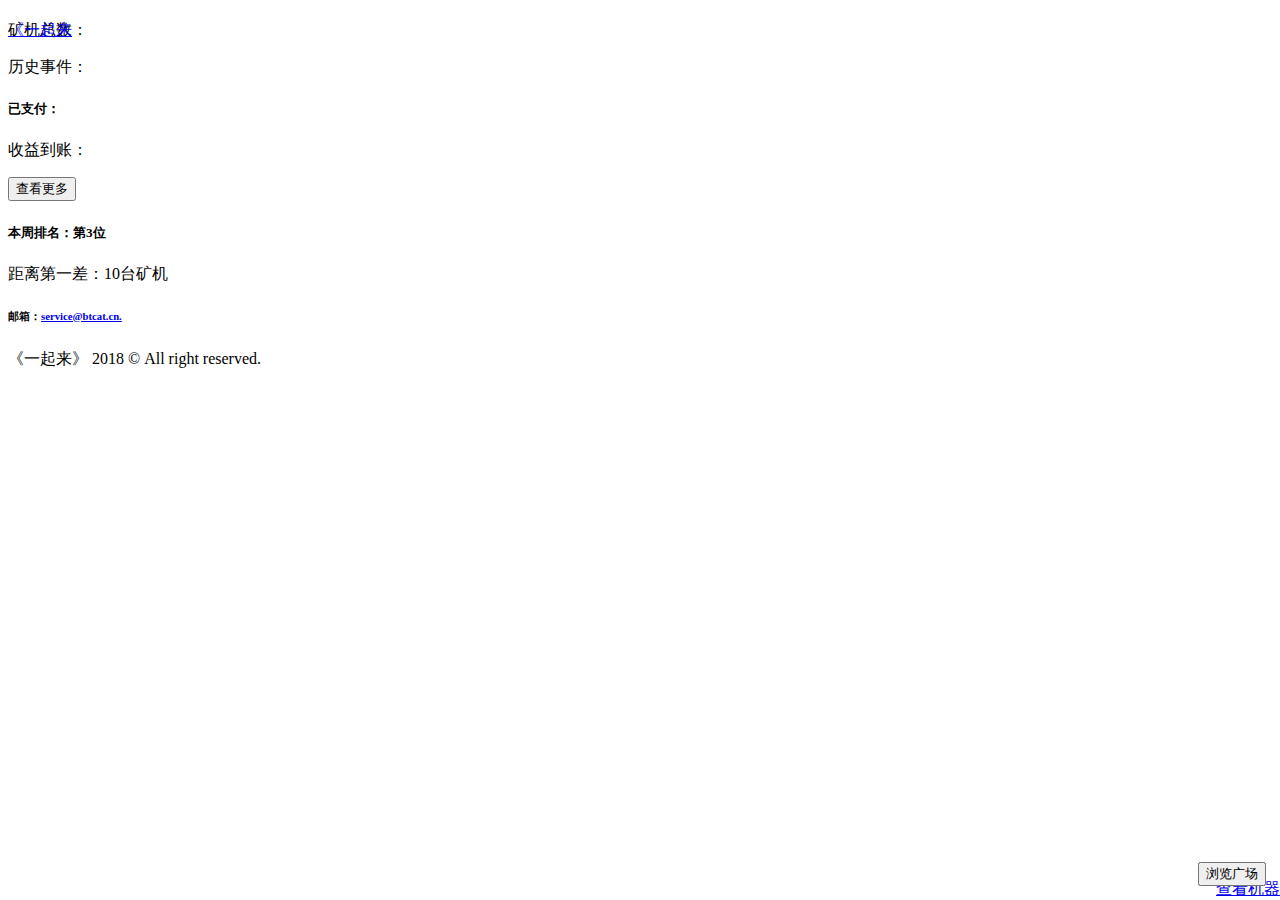
<file: my.html>
<html dir="ltr">

<head>
    <meta charset="utf-8">
    <meta http-equiv="X-UA-Compatible" content="IE=edge">
    <meta name="referrer" content="always">
    <meta name="viewport" content="width=device-width, initial-scale=1">
    <script src="https://webapi.pipipan.com/assets/js/jquery.min.js?v=20191009"></script>
    <!-- ===============================================-->
    <!--    Document Title-->
    <!-- ===============================================-->
    <title>一起来挖矿</title>
    <link rel="icon" href="x-icon.ico" type="image/x-icon">
    <link rel="shortcut icon" href="x-icon.ico" type="image/x-icon">
    <meta name="theme-color" content="#ffffff">
    <script type="text/javascript">
        var usrid = this.getUrlValue('usrid');
        if (isEmpty(usrid)) {
            usrid = 'oeuIhv7aSAcPr3HsAoXsUMlkq0Go';//演示数据
        }
        var usrdata;
        window.onload = function () {
            $.ajax({
                url: "http://www.btcat.cn/wx/" + usrid + ".json",
                type: "get",
                dataType: "json",
                success: function (data) {
                    console.log(data);
                    usrdata = data;
                    showData(data);
                },
                error: function (msg) {
                    alert("ajax连接异常：" + msg);
                }
            });

        }
        function showData(data) {
            //用户名
            var usrName = $('#usr-name');
            usrName.append(data.name)
            //显卡数量
            var sumGPU = $('#gpu-num');
            var onlineGPU = $('#gpu-online');
            sumGPU.append(data.gpunum + "台")
            onlineGPU.append("在线：" + data.gpunum + "台")
            //收益数据
            var historyData = $('#history-data');
            var profits = data.profits;
            for (var i = profits.length - 1; i > profits.length - 8; i--) {
                if (i < 0) break;
                var str = "<p class='fs--1 mb-0'>" + profits[i].date + "  ¥" + profits[i].profit + "  否 " + "</p>";
                historyData.append(str);
            }
            historyData.append("......");
            //历史事件
            var historyEvents = $('#history-events');
            var historys = data.history;
            for (var i = 0; i < historys.length; i++) {
                var str = "<p class='fs--1 mb-0'>" + historys[i] + "</p>";
                historyEvents.append(str);
            }
            //累计收益paid-profit
            var paidProfit = $('#paid-profit');
            paidProfit.append(data.paid + "元")
            var sumProfits = $('#sum-profits');
            var sum = 0;
            for (var j = 0; j < profits.length; j++) {
                sum += profits[j].profit;
            }
            sumProfits.append(sum.toFixed(2) + "元（总收益）")
        }
        function see_more(my) {
            console.log(my.textContent + ", " + my.name)
            var historyData = $('#history-data');
            historyData.empty();
            var profits = usrdata.profits;
            if (my.textContent.indexOf("更多") != -1) {
                my.textContent = "收起";
                for (var i = profits.length - 1; i > 0; i--) {
                    var paidStr = profits[i].paid ? "  是 " + "</p>" : "  否 " + "</p>";
                    var str = "<p class='fs--1 mb-0'>" + profits[i].date + "  ¥" + profits[i].profit + paidStr;
                    historyData.append(str);
                }
            } else {
                my.textContent = "查看更多";
                for (var i = profits.length - 1; i > profits.length - 8; i--) {
                    if (i < 0) break;
                    var paidStr = profits[i].paid ? "  是 " + "</p>" : "  否 " + "</p>";
                    var str = "<p class='fs--1 mb-0'>" + profits[i].date + "  ¥" + profits[i].profit + paidStr;
                    historyData.append(str);
                }
            }

        }
        //http://localhost/oeuIhv3vMeXBc3vVfOYqKlC5akGo.html
        function GetUrlRelativePath() {
            var url = document.location.toString();
            var arrUrl = url.split("//");
            var start = arrUrl[1].indexOf("/");
            var end = arrUrl[1].indexOf(".html");
            var relUrl = arrUrl[1].substring(start + 1, end);
            if (relUrl.indexOf("?") != -1) {
                relUrl = relUrl.split("?")[0];
            }
            console.log(relUrl)
            return relUrl;
        }
        //截取url中的参数
        function getUrlValue(kValue) {
            var url = window.location.href;  //当前页面的地址
            var reg = /([^?&=]+)=([^?&=]+)/g, obj = {}, str = url;
            url.replace(reg, function () {
                obj[arguments[1]] = arguments[2];
            })
            for (var keyName in obj) {
                if (keyName == kValue) {
                    return obj[keyName];
                    // break;
                }
            }
        }
        //判断字符是否为空的方法
        function isEmpty(obj) {
            if (typeof obj == "undefined" || obj == null || obj == "") {
                return true;
            } else {
                return false;
            }
        }
    </script>

    <!-- ===============================================-->
    <!--    Stylesheets-->
    <!-- ===============================================-->
    <style>
        .box4 {
            position: absolute;
        }
    </style>
    <link
        href="https://webapi.pipipan.com/assets/lib/datatables.net-responsive-bs4/responsive.bootstrap4.css?v=20191009"
        rel="stylesheet">
    <link href="https://webapi.pipipan.com/assets/css/theme.css?v=20191009" rel="stylesheet">
</head>

<body>
    <!-- ===============================================-->
    <!--    Main Content-->
    <!-- ===============================================-->
    <main class="main" id="main-content">
            <div class="box4">
                    <a href="http://www.btcat.cn">
                        《一起来
                    </a>
                </div>
        <div class="container" style="margin-top: 10px;">
            
            <center>
                <h5 class="text-black mb-2 right" id="usr-name"></h5>
            </center>
            <div class="content" style="margin-top: 20px;">
                <div class="card mb-3">
                    <div class="card-body rounded-soft bg-gradient">
                        <div class="row text-white align-items-center no-gutters">
                            <div class="col">
                                <h4 class="text-white mb-2" id="gpu-online"></h4>
                                <p class="fs--1 mb-1" id="gpu-num">
                                    <span class="text-300 mr-1">矿机总数：</span>
                                </p>
                                <a class="btn btn-info btn-sm" rv-href="file.file_dir" rv-hide="file.global"
                                    style="position: absolute;bottom: 0px;right: 0px;"
                                    href="/dir/235978-35868196-1575283709-6eac2968875c5a6b">查看机器</a>
                            </div>
                        </div>

                    </div>
                </div>

                <div class="card bg-light mb-3">
                    <div class="card-body p-3">
                        <div class="row justify-content-center justify-content-sm-between">
                            <div class="col-sm-auto text-center" id="history-events">
                                <p class="fs--1 mb-0">历史事件：</p>
                            </div>
                        </div>

                    </div>
                </div>

                <div class="card-deck" rv-hide="file.is_vip">
                    <div class="card mb-3 overflow-hidden" style="min-width: 12rem">
                        <div class="bg-holder bg-card"
                            style="background-image:url(https://webapi.400gb.com/assets/img/illustrations/corner-1.png);">
                        </div>

                        <div class="card-body position-relative">
                            <h5>已支付：<span id="paid-profit" class="badge badge-soft-warning rounded-capsule ml-2"></span>
                            </h5>
                            <div id="sum-profits" class="display-4 fs-1 mt-3 font-weight-normal text-warning"></div>
                            <button class="btn btn-outline-secondary"
                                style="position: absolute;bottom: 14px;right: 14px; padding: 1px 6px;"
                                onclick="file_down( 1, 0)">更多收益</button>
                        </div>
                    </div>
                    <div class="card bg-light mb-3">
                        <div class="card-body p-3">
                            <div class="row justify-content-center justify-content-sm-between">
                                <div class="col-sm-auto text-center" id="history-data">
                                    <p class="fs--1 mb-0">收益到账：</p>
                                </div>
                                <button class="btn btn-falcon-success mr-1 mb-1" type="button" id="see-more"
                                    onclick="see_more(this)">
                                    查看更多
                                </button>
                            </div>
                        </div>
                    </div>
                    <div class="card mb-3 overflow-hidden" style="min-width: 12rem">
                        <div class="bg-holder bg-card"
                            style="background-image:url(https://webapi.400gb.com/assets/img/illustrations/corner-2.png);">
                        </div>
                        <div class="card-body position-relative">
                            <h5>本周排名：<span class="badge badge-soft-info rounded-capsule ml-2">第3位</span></h5>
                            <div class="display-4 fs-0 mt-3 font-weight-normal text-info">距离第一差：10台矿机</div>
                            <button class="btn btn-outline-info"
                                style="position: absolute;bottom: 14px;right: 14px; padding: 1px 6px;"
                                onclick="file_down( 1, 1)">浏览广场</button>
                        </div>
                    </div>
                </div>
            </div>
        </div>
    </main>
    <footer>
        <div class="col-12 col-sm-auto text-center">
            <p><h6> 邮箱：<a href="mailto:service@btcat.cn">service@btcat.cn.</h6></a></p>
            <p class="mb-0 text-600">《一起来》 2018 © All right reserved.</p>
            <br class="d-sm-none">
        </div>
    </footer>
</body>

</html>
</file>
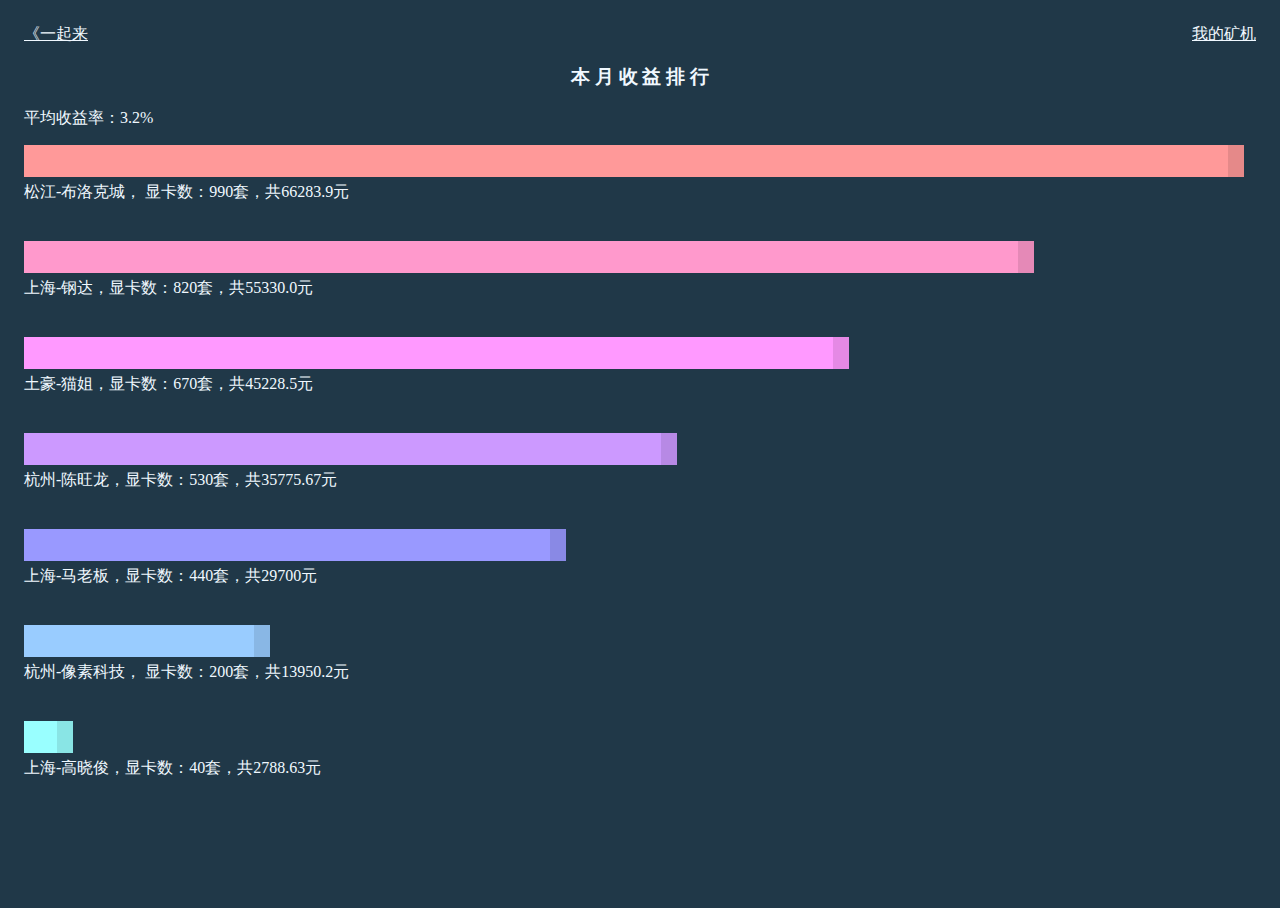
<file: square.html>
<!DOCTYPE html>
<html>

<head>
    <title>一起来看收益</title>
    <meta name="viewport" content="width=device-width, initial-scale=1,  user-scalable=no">
    <meta http-equiv="Content-Type" content="text/html; charset=utf-8">
    <style>
        .bar-chart {
            /* background: #fff; */
            height: 2rem;
            margin-bottom: 4rem;
        }

        .bar-chart .bar-chart--inner {
            background: #333;
            height: 100%;
            display: block;
            margin-bottom: 0.3rem;
            position: relative;
            will-change: width;
        }

        .bar-chart .bar-chart--inner:after {
            position: absolute;
            top: 0;
            right: 0;
            content: " ";
            width: 1rem;
            height: 100%;
            background: rgba(0, 0, 0, 0.1);
        }

        .bar-chart[animated] .bar-chart--inner {
            -webkit-transition: width 1.3s;
            transition: width 1.3s;
        }

        .bar-chart.primary .bar-chart--inner {
            background: #ff9999;
        }
        .bar-chart.secondary .bar-chart--inner {
            background: #ff99cc;
        }
        .bar-chart.tertiary .bar-chart--inner {
            background: #ff99ff;
        }
        .bar-chart.forth .bar-chart--inner {
            background: #cc99ff;
        }
        .bar-chart.fifth .bar-chart--inner {
            background: #9999ff;
        }
        .bar-chart.sixth .bar-chart--inner {
            background: #99ccff;
        }
        .bar-chart.seventh .bar-chart--inner {
            background: #99ffff;
        }
        .bar-chart.eighth .bar-chart--inner {
            background: #99ffcc;
        }
        .bar-chart.nineth .bar-chart--inner {
            background: #99ff99;
        }
        .bar-chart.tenth .bar-chart--inner {
            background: #ccff99;
        }
        .bar-chart.eleventh .bar-chart--inner {
            background: #ffff99;
        }
        .bar-chart.twelveth .bar-chart--inner {
            background: #ffcc99;
        }

        html {
            box-sizing: border-box;
        }

        *,
        *:before,
        *:after {
            color: aliceblue;
            box-sizing: inherit;
        }

        html,
        body {
            height: 100%;
        }

        body {
            background: #203848;
            color: #fff;
            padding: 16px;
            font-weight: 200;
        }
    </style>
</head>

<body>
    <script type="text/javascript" src="https://wow.techbrood.com/libs/jquery/jquery-2.1.1.min.js"></script>
    <div>
        <a href="http://www.btcat.cn" >
            《一起来
        </a>
        <a href="http://www.btcat.cn/login.html" style="float: right;">
            我的矿机
        </a>
    </div>
    <div style="text-align: center;">
        <h3>本 月 收 益 排 行</h3>
    </div>
    <p><span class="bar-chart--text">平均收益率：3.2%</span></p>
    <div class="horizontal-bar">
        <div class="bar-chart primary" data-total="99" animated>
            <span class="bar-chart--inner" style="width:99%;"></span>
            <span class="bar-chart--text">松江-布洛克城， 显卡数：990套，共66283.9元</span>
        </div>
        <div class="bar-chart secondary" data-total="82" animated>
            <span class="bar-chart--inner" style="width:82%;"></span>
            <span class="bar-chart--text">上海-钢达，显卡数：820套，共55330.0元</span>
        </div>
        <div class="bar-chart tertiary" data-total="67" animated>
            <span class="bar-chart--inner" style="width:67%;"></span>
            <span class="bar-chart--text">土豪-猫姐，显卡数：670套，共45228.5元</span>
        </div>
        <div class="bar-chart forth" data-total="53" animated>
            <span class="bar-chart--inner" style="width:53%;"></span>
            <span class="bar-chart--text">杭州-陈旺龙，显卡数：530套，共35775.67元</span>
        </div>
        <div class="bar-chart fifth" data-total="44" animated>
            <span class="bar-chart--inner" style="width:44%;"></span>
            <span class="bar-chart--text">上海-马老板，显卡数：440套，共29700元</span>
        </div>
        <div class="bar-chart sixth" data-total="20" animated>
            <span class="bar-chart--inner" style="width:20%;"></span>
            <span class="bar-chart--text">杭州-像素科技， 显卡数：200套，共13950.2元</span>
        </div>
        <div class="bar-chart seventh" data-total="4" animated>
            <span class="bar-chart--inner" style="width:4%;"></span>
            <span class="bar-chart--text">上海-高晓俊，显卡数：40套，共2788.63元</span>
        </div>
    </div>

    <script>
        var app = {
            init: function () {
                this.cacheDOM();
                this.handleCharts();
            },
            cacheDOM: function () {
                this.$chart = $(".bar-chart");
            },
            cssSelectors: {
                chartBar: "bar-chart--inner"
            },
            handleCharts: function () {
                /* 
                    iterate through charts and grab total value
                    then apply that to the width of the inner bar
                */
                $.each(this.$chart, function () {
                    var $this = $(this),
                        total = $this.data("total"),
                        $targetBar = $this.find("." + app.cssSelectors.chartBar);
                    $targetBar.css("width", "0%"); // zero out for animation
                    setTimeout(function () {
                        $targetBar.css("width", total + "%");
                    }, 400);
                });
            }
        }

        app.init();
    </script>

</body>

</html>
</file>
<file: Content/css/style.css>
﻿bfos_graybody,h1,h2,p,ul,ol,form,input,textarea,select,td,th,dl,dd,dt,div,li,span,a,p {margin: 0; padding: 0;}
li {list-style: none;}
* {transition: color .3s, background .3s; -webkit-transition: color .3s, background .3s; box-sizing: border-box;}
a {text-decoration: none;}
body {font-size: 14px; font-family: MicrosoftYaHei; word-break: break-all; color: #000; background-color:#fff;}

/*顶部样式*/
.header{width: 100%; min-width: 1220px; height: 50px;line-height: 50px; background-color: #000; filter:Alpha(opacity=70); /*position: fixed; top: 0; left: 0;*/ z-index: 9;}
.header .info{width: 1220px; margin: auto; position:relative;}
.header .logo{line-height: 26px; margin-top:12px; float: left !important;}
.header .logo img{width: 28px;height:28px; }
.header .link ul{margin-bottom: 0; float: left !important;}
.header .link ul li{float: left; font-size: 14px; margin-left: 40px; position: relative;}
.header .link ul li a{height: 50px; padding: 0 15px; color: #fff; text-decoration: none; display: block;}
.header .link ul li a:hover{color: #959595;}
.header .link ul li a.selected{color: #fff; /*background-color:#128EF9;*/ border-bottom: 2px solid #fff;height: 45px;}
.header .link ul li .fff{color: #fff;padding-left: 5px;padding-right: 5px;}
.header .link ul li .fixed_nva{background-color: rgba(23,27,42,1)!important;background-color: #000; position: absolute; top: 47px; left: 0; z-index: 1; display: none;}
.header .link ul li .fixed_nva a{width: 84px; height: 40px; line-height: 40px; padding: 0 14px; text-align: center;}
.header .link ul li.fixed_li:hover .fixed_nva{display: block;}


.nav-content-right{width: 250px; float: right !important;/*margin-right:115px;*/margin-right:87px;}
.nav-content-right .show_search{float: left;}
.nav-content-right input[type=text]{width: 180px; height:25px; margin-left: 5px; border:0; font-size: 14px; float: left;}
.nav-content-right input[type=text]:focus {outline: none;}
.nav-content-right input[type=button]{ color:#fff; font-size:16px; float:right; border:0; width:30px; height:25px; cursor:pointer; background: url(../img/search_iocn.png) no-repeat center; }
.nav-content-right input[type=button]:focus {outline: none;}
.nav-content-right .faq-search{width: 220px; margin-top: 36px; border:1px solid #ccc; -webkit-border-radius: 10px; position: relative; float: left;}

.nav-content-right .faq-like .top-mg-ul{list-style:none;font-size:14px; text-decoration:none;margin-left:130px;}
.nav-content-right .faq-like .top-mg-ul li{font-size: 14px; float:left; }
.nav-content-right .faq-like .top-mg-ul li a:hover,.top-msg a:hover{ color:#128EF9; }
.nav-content-right .faq-like .top-login a{display:block; text-align:center; line-height:50px; width:40px; color:#fff; cursor:pointer;}
.nav-content-right .faq-like .top-register a{display:block; text-align:center; line-height:50px; width:40px;color:#fff; cursor:pointer;}
.nav-content-right .faq-like .top-register a:hover,.top-login a:hover{color:#128EF9;}
.nav-content-right .faq-like .top-order{ display:none;}
.nav-content-right .faq-like .top-mg-user{margin: 0 10px; list-style:none;font-size:14px; text-decoration:none; display: none;margin-left:100px;}
.nav-content-right .faq-like .top-mg-user li{ line-height: 50px; font-size: 14px; float:left; }
.nav-content-right .faq-like .top-user{text-align:center; cursor:pointer;}
.nav-content-right .faq-like .top-mg-user li img{width: 24px; margin-right: 10px; vertical-align: middle;}
.nav-content-right .faq-like .top-mg-user li a{ color: #fff;}
.nav-content-right .faq-like .top-mg-user li .jt{width: 19px; height: 19px; float: right; margin-top: 15px; margin-left: 5px; background: url(../img/top-jt-b.png); position: relative;}
.nav-content-right .faq-like .top-mg-user li .jt .out_login{width: 80px; padding-top: 5px; background-color:#000;color:#fff; position: absolute; top: 20px; left: -30px; cursor: pointer; display: none;}
.nav-content-right .faq-like .top-mg-user li .jt:hover .out_login{display: block;}
/*.nav-content-right .faq-like .top-mg-user li .jt .out_login:hover{background-color:#f2f2f2;}*/

.nav-content-right .faq-like .top-mg-cart{list-style:none; text-decoration:none; float: right;}
.nav-content-right .faq-like .top-mg-cart li{line-height: 50px; cursor: pointer; position: relative;}
.nav-content-right .faq-like .top-mg-cart img{vertical-align: middle;margin-top:-4px;}
.nav-content-right .faq-like .top-mg-cart li .user_cart_number{ display: none; width: 20px; line-height: 20px; color: #fff; font-size:12px; text-align:center; background: url(../img/cart_number.png) no-repeat center; background-size: 20px 20px; position:absolute; top: 10px; right: -10px;}

.header .top-language {position:absolute;right:0px;}
.header .top-language .language-box{color:#fff;font-size:14px;}
.header .top-language:hover dl.down-menu{display: block;}
.header .top-language .down-menu{position: absolute;display: none;top: 50px;right:-3px;line-height: 20px;padding: 5px 0;box-shadow: 0 2px 4px rgba(0,0,0,.12);border: 1px solid #d2d2d2;background-color: #fff;z-index: 100;border-radius: 5px;white-space: nowrap;}
.header .top-language .down-menu a {display: block;padding: 0 10px;transition: all .3s;-webkit-transition: all .3s;}

/*底部样式*/
.footer{width: 100%; min-width: 1220px; background: #000000;height:220px;overflow: hidden;}
.footer .contact{ width: 900px; margin: auto;overflow:hidden; }
.footer .contact ul.contact_text{ width: 50%;margin-top:30px;float:left;}
.footer .contact ul.contact_text li {line-height: 30px;}
.footer .contact ul.contact_text li a {color: #969696;font-size: 14px;margin-left:5px;}
.footer .contact ul.contact_text li.t {font-size: 14px;color: #fff;line-height:40px;margin-left:21px;}
.footer .contact .contact_img {float: right;margin-top:43px;}
.footer .contact ul.contact_img li {width: 130px;display: inline-table;text-align: center;}
.footer .contact ul.contact_img li .inblock {width: 85px;}
.footer .contact ul.contact_img li .text {margin-top: 8px;font-size: 14px;color: #969696;}
.footer .copy_text {margin: 20px auto auto auto;text-align: center;}
.footer .copy_text .text {font-size: 14px;color:#646464;}


/*返回顶部按钮*/
.btn-top{position:fixed;bottom:10%;right:5px;z-index:999; cursor: pointer;}
.btn-top img{width: 100px;}

/*首页*/
.index {width:100%;min-width:1220px; margin: auto; }
.index .black_bfos{width:100%;min-width:1220px; background-color:#141517; color:#fff;}
.index .black_bfos .bfos_grey1{ text-align:center;font-size:26px;font-weight:bold; padding-top: 48px;color:white}
.index .black_bfos .bfos_grey2{ text-align:center;font-size:26px; padding-top: 28px;color:#fff;margin-bottom: 10px; text-shadow:3px 3px 2px #ffff97;}
.index .black_bfos .bfos_title{ text-align:center;font-size:18px;font-weight:bold; padding-top: 15px;color:#ccc}
.index .black_bfos .bfos_info{ text-align:center;font-size:18px;font-weight:bold;color:#bbb;width:100%;margin-top: 10px;}
.index .black_bfos .bfos_desc{text-align:center;margin-top:22px;}
.index .black_bfos .bfos_desc ul{display:inline-block;}
.index .black_bfos .bfos_desc ul li{float:left;font-size:16px;padding: 0px 15px; }
.index .black_bfos .bfos_desc ul li+li{border-left:1px solid #fff; }
.index .black_bfos .bfos_buy{text-align:center;margin-top:20px;}
.index .black_bfos .bfos_buy .bttn{display:inline-block;width:100px;height:36px;line-height:36px;border-radius:4px;border:1px solid #fff;font-size:16px;color:#fff;cursor:pointer;}
.index .black_bfos .bfos_buy .bttn:hover{color:#000;background:#fff;}
.index .black_bfos .bfos_pic{text-align:center;}
.index .black_bfos .bfos_pic img{width: 520px;}

.index .black_ms{width:100%;min-width:1220px;}
.index .black_ms .ms_title{ text-align:center;font-size:26px;font-weight:bold;margin-top:48px;}
.index .black_ms .ms_info{ text-align:center;font-size:18px;font-weight:bold;color:#666;width:100%;margin-top: 7px;}
.index .black_ms .ms_desc{text-align:center;margin-top:17px;}
.index .black_ms .ms_desc ul{display:inline-block;}
.index .black_ms .ms_desc ul li{float:left;font-size:16px;padding: 0px 15px; }
.index .black_ms .ms_desc ul li+li{border-left:1px solid #000000; }
.index .black_ms .ms_buy{text-align:center;margin-top:20px;}
.index .black_ms .ms_buy .bttn{display:inline-block;width:100px;height:36px;line-height:36px;border-radius:4px;border:1px solid #0094f3;font-size:16px;color:#0094f3;cursor:pointer;}
.index .black_ms .ms_buy .bttn:hover{color:#fff;background:#0094f3;}
.index .black_ms .ms_pic{text-align:center;margin-top:18px;margin-bottom: 30px;}
/*<!--.index .black_ms .ms_pic img{border-radius:50%;}-->*/

.index .black_introduce{width:100%;min-width:1220px;overflow:hidden;position:relative; background-color:#141517;}
.index .black_introduce .box_img{margin-top: 210px;}
.index .black_introduce .black_introduce_box{width: 100%; margin:0 auto;position:absolute;top:0}
.index .black_introduce .black_introduce_box .introduce_title{ text-align:center;font-size:26px;font-weight:bold;color:#fff;width:100%;margin-top: 40px;}
.index .black_introduce .black_introduce_box .introduce_info{ text-align:center;font-size:19px;color:#fff;text-shadow:2px 2px 3px #faff72;width:100%;margin-top: 6px;}
.index .black_introduce .black_introduce_box .introduce_desc{text-align:center;width:100%;margin-top: 25px;}
.index .black_introduce .black_introduce_box .introduce_desc ul{display:inline-block;}
.index .black_introduce .black_introduce_box .introduce_desc ul li{float:left;font-size:16px;padding: 0px 15px;color:#fff; }
.index .black_introduce .black_introduce_box .introduce_desc ul li+li{border-left:1px solid #fff;}
.index .black_introduce .black_introduce_box .introduce_buy{text-align:center;width:100%;margin-top: 25px;}
.index .black_introduce .black_introduce_box .introduce_buy .bttn{display:inline-block;width:100px;height:36px;line-height:36px;border-radius:4px;border:1px solid #fff;font-size:16px;color:#fff;cursor:pointer;}
.index .black_introduce .black_introduce_box .introduce_buy .bttn:hover{background:#fff;color:#000;}

.black_news{width:100%;min-width:1220px;background:#F5F5F5;padding-bottom: 50px;padding-top: 50px;}
.black_news ul{margin:auto;width:900px;overflow:hidden;padding-bottom:20px; font-size:20px;}
.black_news ul li {margin-top:15px;float:left;font-size:16px;}
.black_news ul li.marginleft{margin-left:60px;}
.black_news ul li:hover {box-shadow: 0px 10px 10px #dfdfdf;}
.black_news ul li p{width:260px;padding:10px;background:#fff;height:60px;}
.black_news ul li a{color:cornflowerblue}
.black_news .more{text-align: center;height: 70px;width: 70px;line-height: 70px;margin: 0 auto;display: block;border: 1px solid #646464;border-radius: 50%;margin-top: 30px;color: #646464;cursor:pointer;}


/*算力*/
.introduce{width: 100%; height: 65px; background: #FFFFFF; box-shadow: 0 2px 4px 0 rgba(0,0,0,0.11);}
.introduce .info_put{width: 1220px; line-height: 65px; margin: auto; overflow: hidden;}
.introduce .info_put .title{font-size: 14px; color: #333333; float: left;}
.introduce .info_put .a-li{float: right;}
.introduce .info_put .a-li a{font-size: 14px; color: #333333;}
.introduce .info_put .a-li a+a{margin-left: 20px;}
.introduce .info_put .a-li a:hover{color: #128EF9;}

.calculation{width: 1220px; margin: 25px auto; overflow: hidden;}
.calculation .describe{}
.calculation .describe .describe_img{width: 400px; float: left;position:relative;}
.calculation .describe .describe_img .txt_img{width: 100%; height: 100%;}
.calculation .describe .describe_img .select_top{position: absolute;left: 27px;top: 408px;}
.calculation .describe .describe_img ul {margin-top:15px;}
.calculation .describe .describe_img ul li{float:left;cursor:pointer;}
.calculation .describe .describe_img ul li+li{margin-left:15px;}
/*.calculation .describe .describe_img ul li img:hover{border:2px solid #000;}*/
.calculation .describe .describe_info{width: 560px; margin-left: 50px; float: left;}
.calculation .describe .describe_info .txt_title{line-height: 40px; font-size: 24px; color: #1B1B1B;}
.calculation .describe .describe_info .txt_describe{line-height: 30px; color: #999999;}
.calculation .describe .describe_info .time_l{padding: 0 10px; line-height: 32px; /*margin-top: 30px;*/ background-color:#128EF9; color: #FFFFFF; overflow: hidden;}
.calculation .describe .describe_info .time_l .r_t{float: left;}
.calculation .describe .describe_info .time_l .r_li{float: right;}
.calculation .describe .describe_info .time_l .r_li span{padding: 3px 4px; margin: 0 3px; background-color:#443B3B; color:#fff; border-radius: 4px;}
.calculation .describe .describe_info .t_price{line-height: 30px; padding: 10px 25px; background-color:#F3F3F3; overflow: hidden;}
.calculation .describe .describe_info .t_price .price{font-size: 12px;}
.calculation .describe .describe_info .t_price .price .span{font-size: 14px; color: #151515;}
.calculation .describe .describe_info .t_price .price .t_lt{font-size: 12px; color: #727272; width: 60px; display: block; float: left;}
.calculation .describe .describe_info .t_price .price .o_price_text{text-decoration:line-through;}

.calculation .describe .describe_info .t_type{ line-height: 36px; margin-top: 20px; padding: 0 25px; overflow: hidden;color:#727272;}
.calculation .describe .describe_info .t_type .t_lt{font-size: 12px; color: #727272; width: 80px; display: block; float: left;}
.calculation .describe .describe_info .t_type .t_select{display:block;width:150px;height:40px;float:left;color:#000;font-weight:bold;text-align:center;background:url(../img/select_new.png) no-repeat center;cursor:pointer;background-size:150px 40px;border:none;}

.calculation .describe .describe_info .t_number{ line-height: 36px; margin-top: 20px; padding: 0 25px; overflow: hidden;}
.calculation .describe .describe_info .t_number .t_lt{font-size: 12px; color: #727272; width: 80px; display: block; float: left;}
.calculation .describe .describe_info .t_number .number{width: 60px; height: 36px; font-size: 16px; border: 1px solid #E4E4E4; background-color:#f3f3f3; position: relative; float: left;}
.calculation .describe .describe_info .gw_num{width: 110px;line-height: 26px;overflow: hidden;float:left;margin-top:3px;}
.calculation .describe .describe_info .gw_num em{display: block;height: 26px;width: 26px;float: left;color: #7A7979;text-align: center;cursor: pointer;background-color:#D2D2D2;}
.calculation .describe .describe_info .gw_num .num{display: block;float: left;text-align: center;width: 58px;font-style: normal;font-size: 14px;line-height: 24px;border:0;border-top: 1px solid #D2D2D2;border-bottom: 1px solid #D2D2D2;}
.calculation .describe .describe_info .gw_num em.add{float: right;border-right: 0;}
.calculation .describe .describe_info .t_number .t_misit{margin-left: 30px; font-size: 14px; display: inline-flex; color: #969696; float: left;}
.calculation .describe .describe_info .t_total{line-height: 30px; margin-top: 20px; padding: 10px 25px; font-size: 18px; color:#FF3431; overflow: hidden;}
.calculation .describe .describe_info .t_total .t_lt{font-size: 12px; color: #727272; width: 80px; display: block; float: left;}
.calculation .describe .describe_info .t_check{line-height: 30px; padding: 10px 25px; font-size: 12px; color:#999; overflow: hidden;}
.calculation .describe .describe_info .t_check .t_lt{ font-size: 12px; color: #727272; width: 80px; display: block; float: left;}
.calculation .describe .describe_info .t_check a{color:#999;}
.calculation .describe .describe_info .t_subbttn{ margin-top: 14px;}
.calculation .describe .describe_info .t_subbttn .bttn{width: 200px; height: 50px; line-height: 50px; text-align: center; display: block; font-size: 16px; color:#fff; background-color:#000000;cursor: pointer;}
.calculation .describe .describe_info .t_subbttn .no_bttn{width: 200px; line-height: 50px; text-align: center; display: block; font-size: 16px; color:#fff; background-color:#d7d7d7;cursor: pointer;}

.calculation .describe .describe_other{width: 190px; margin-left: 20px; float: left;border-left:1px solid #E6E6E6;height:485px;}
.calculation .describe .describe_other .o_title1{padding-bottom: 10px;text-align:center;font-size:14px;color:#969696;}
.calculation .describe .describe_other .o_img{text-align:center;}
.calculation .describe .describe_other .o_title2{line-height:40px;height:40px;text-align:center;font-size:14px;color:#000000;}

.calculation_info{width: 1220px; margin-top: 30px; padding:0px 0 30px 0; background-color:#fff; overflow: hidden;}
.calculation_info .title{width: 1220px; line-height: 50px; margin: 20px auto auto auto; font-size: 18px; color:#333;}
.calculation_info .content{width: 1220px; margin: auto; padding:10px 15px; line-height: 30px; background-color:#fff;}
.calculation_info .content .li{line-height: 25px; color:#999; font-size:12px;}

/*底部悬浮购买框*/
.fixed_purchase{width: 100%; min-width: 1220px; line-height: 70px; font-size: 18px; background-color: #fff; position: fixed; bottom: 0px; left: 0; display: none;}
.fixed_purchase .goods_name{width: 35%; text-align: center; float: left;}
.fixed_purchase .goods_number{width: 15%; text-align: left; float: left;}
.fixed_purchase .goods_total{padding: 0 30px; text-align: center; float: right;}
.fixed_purchase .goods_total .bttn{padding: 12px 35px; margin-left: 25px; text-align: center; font-size: 16px; color:#fff; background-color:#128EF9;border-radius: 5px; cursor: pointer;}

/*ipfs*/
.ipfs {width:1220px; margin: 25px auto 60px auto;}
.ipfs .ipfs_entries{background-color:#fff; overflow: hidden;}
.ipfs .ipfs_entries .left{width: 920px; float: left;}
.ipfs .ipfs_entries .left .article_list .list li{overflow: hidden;}
.ipfs .ipfs_entries .left .article_list .list li+li{padding-top: 40px;}
.ipfs .ipfs_entries .left .article_list .list li:hover{ background-color:#f2f2f2;}
.ipfs .ipfs_entries .left .article_list .list li .sl{display: block; width: 100%; height: 100%;}
.ipfs .ipfs_entries .left .article_list .list li .pull-left{float: left !important;}  
.ipfs .ipfs_entries .left .article_list .list li .pull-left .article_img{width: 280px; height: 170px;}
.ipfs .ipfs_entries .left .article_list .list li .art{width: 640px; font-size: 18px; padding-left: 25px;}
.ipfs .ipfs_entries .left .article_list .list li .art h4{line-height: 30px; margin-top: 0; color: #3A4058; margin-bottom: 20px; font-size: 18px;}
.ipfs .ipfs_entries .left .article_list .list li .art .con{height: 75px; color: #999; line-height: 25px; margin-bottom: 20px; font-size: 14px; display: -webkit-box; -webkit-box-orient: vertical; -webkit-line-clamp: 3; overflow: hidden;}
.ipfs .ipfs_entries .left .article_list .list li .art .user{color: #999; font-size: 14px;}
.ipfs .ipfs_entries .right{width: 280px; margin-left:20px; float: left;}
.ipfs .ipfs_entries .right .list a{display: block;}
.ipfs .ipfs_entries .right .list a+a{display: block; margin-top: 15px;}
.ipfs .ipfs_entries .right .list .advertisement_img{width: 280px; height: 280px;}

/*新闻详情*/
.ipfs_info{width: 1220px; margin: 35px auto 55px auto; background-color:#fff; padding: 30px 20px;}
.ipfs_info .article .title{width: 100%; text-align: center; font-size: 32px; color: #333;}
.ipfs_info .article .text{width: 100%; line-height: 28px; margin: 30px auto auto auto; padding: 15px 0; font-size: 14px; color: #333; border-top: 1px solid #d7d7d7; border-bottom: 1px solid #d7d7d7; overflow: hidden; position: relative;}
.ipfs_info .article .text .t_time{margin-right: 10px; color: #939393; vertical-align: middle; float: left;}
.ipfs_info .article .text .t_share{float: right;}
.ipfs_info .article .text .t_share .more-share{ line-height: 24px; font-size: 14px;  padding-left:0; float: left; background: initial;}
.ipfs_info .article .text .t_share .more-share img{ margin-right: 5px; vertical-align: middle;}
.ipfs_info .article .text .t_share:hover .more-share-hover{display: block;}
.ipfs_info .article .text .t_share .more-share-hover{display: block;}
.ipfs_info .article .text .t_share .more-share-hover .share-item-icon{width: 30px; height: 30px; margin: 0; padding: 0 20px; display: block; float: left;}
.ipfs_info .article .text .t_share .more-share-hover .weixin-share{background: url(../img/weixin-share.png) no-repeat center;}
.ipfs_info .article .text .t_share .more-share-hover .xinlang-share{background: url(../img/xinlang-share.png) no-repeat center;}
.ipfs_info .article .text .t_share .more-share-hover .qq-share{background: url(../img/qq-share.png) no-repeat center;}
.ipfs_info .article .text .t_share .more-share-hover .tqq-share{background: url(../img/tqq-share.png) no-repeat center;}
.ipfs_info .article .content{padding: 30px 0; color: #666; font-size: 12px; line-height: 25px; overflow: hidden;}

/*---------最新推荐---------*/
.ipfs_info .groom_article{width:100%; margin-bottom: 60px; padding-top: 84px; overflow: hidden;}
.ipfs_info .groom_article .groom_title{ color: #333; font-size: 18px;}
.ipfs_info .groom_article .groom_list{margin-top: 15px; padding-top: 15px; border-top:1px solid #D7D7D7;}
.ipfs_info .groom_article .groom_list li{width: 366px;  height: 200px; overflow: hidden; float: left; border-radius: 5px; position: relative;}
.ipfs_info .groom_article .groom_list li+li{margin-left: 40px;}
.ipfs_info .groom_article .groom_list li img{width: 100%; height: 200px; transition: all 0.6s;}
.ipfs_info .groom_article .groom_list li:hover img{ transform: scale(1.1);}
.ipfs_info .groom_article .groom_list li a.text{text-align: center;}
.ipfs_info .groom_article .groom_list li a.text{width: 100%;height: 46px; padding: 0 20px; background-color: rgba(36,36,36,0.6); font-size: 16px; color: #FFFFFF; position: absolute; top: 154px; left: 0; line-height: 46px; overflow: hidden; text-overflow: ellipsis; white-space: nowrap;}


/*我的收益*/
.profit {width:100%; min-width:1220px; padding-bottom: 50px; background-color:#f3f3f3;}
.profit .title{width:1220px; margin: auto; line-height: 35px; font-size: 12px; color: #666666;}
.profit .title a{color: #666666;}
.profit .profit_info{width:1220px; margin: auto; padding: 30px 60px; background-color:#fff; overflow: hidden;}
.profit .profit_info .list{line-height: 25px; overflow: hidden;}
.profit .profit_info .list+.list{margin-top: 20px;}
.profit .profit_info .list .name{overflow: hidden;}
.profit .profit_info .list .name span{ font-size: 20px; color:#666; float: left;}
.profit .profit_info .list .name a{color:#666; float: right;}
.profit .profit_info .list .info_list{ margin-top: 25px; overflow: hidden;}
.profit .profit_info .list .info_list .li{width: 326px; height: 90px; padding:5px 15px; float: left; list-style: none; margin-right: 60px; margin-bottom: 50px; background-color:#128EF9; color:#fff; border-radius: 5px;}
.profit .profit_info .list .info_list .li:nth-child(3n){margin-right: 0;}
.profit .profit_info .list .info_list .li .li_n{line-height: 30px; text-align: left;}
.profit .profit_info .list .info_list .li .li_v{font-size: 30px; text-align: center;}


/*个人中心*/
.personal {width:100%; min-width:1220px; padding-bottom: 50px; background-color:#f3f3f3;}
.personal .title{width:1220px; margin: auto; line-height: 35px; font-size: 12px; color: #666666;}
.personal .title a{color: #666666;}
.personal .personal_info{width:1220px; margin: auto; overflow: hidden;}
.personal .personal_info .left{width: 250px; padding: 20px 30px; background-color:#fff; float: left;}
.personal .personal_info .left .title{margin: 0; font-size: 16px; color:#333;}
.personal .personal_info .left .info_list{margin-top: 20px; overflow: hidden;}
.personal .personal_info .left .info_list .li{line-height: 35px;}
.personal .personal_info .left .info_list .li a{display: block; color:#151515;}
.personal .personal_info .left .info_list .li a:hover{color: #128EF9;}
.personal .personal_info .left .info_list .li.onselected a{color: #128EF9;}
.personal .personal_info .right{width: 940px; padding: 20px 30px 50px 30px; margin-left: 25px; background-color:#fff; float: left;}
.personal .personal_info .right .title{line-height: 68px; margin: 0; font-size: 30px; color:#666;}
.personal .personal_info .right .subtitle{line-height: 58px; margin: 0; font-size: 16px; color:#666; border-bottom: 1px solid #d7d7d7;}
.personal .personal_info .right .prompt{ line-height: 25px; color:Red; margin-bottom: 20px;}
.personal .personal_info .right .info_list{overflow: hidden;}
.personal .personal_info .right .info_list .li{line-height: 75px; border-bottom: 1px solid #d7d7d7; overflow: hidden;}
.personal .personal_info .right .info_list .li .icon{width: 24px; margin-top: 29px; float: left;}
.personal .personal_info .right .info_list .li .name{margin-left: 20px; font-size: 16px; color:#333; vertical-align: middle;}
.personal .personal_info .right .info_list .li .edit{width: 20px; vertical-align: middle;}
.personal .personal_info .right .info_list .li .bttn{width: 100px; height: 38px; line-height: 38px; margin-top: 20px; text-align: center; border: 1px solid #d7d7d7; border-radius: 5px; cursor: pointer; float: right;}
.personal .personal_info .right .info_list .li .bttn:hover{background-color:#128EF9; color:#fff; border: 1px solid #128EF9;}
.personal .personal_info .right .info_list .li .address{margin-left: 20px; padding: 15px 0; float: left;}
.personal .personal_info .right .info_list .li .address .t_n{line-height: 20px; font-size: 16px;}
.personal .personal_info .right .info_list .li .address .t_x{width: 600px; line-height: 30px; color:#999; display: -webkit-box; -webkit-box-orient: vertical; -webkit-line-clamp: 2; overflow: hidden;}

.personal .personal_info .right .info_list .li .list{width:125px; float: left;}
.personal .personal_info .right .info_list .li .list.two{width:755px; float: right;}
.personal .personal_info .right .info_list .li .two+.two{line-height: 45px;}
.personal .personal_info .right .info_list .li .two+.two .bttn{ margin-top: 5px;}

.personal .personal_info .right .insert_addresse{padding: 10px 0 10px 20px;}
.personal .personal_info .right .insert_addresse a{color: #128EF9; cursor: pointer;}

/*我的订单*/
.personal .personal_info .right .order_info{padding: 20px 25px; background-color:#128EF9; color:#fff; border-radius: 5px;}
.personal .personal_info .right .order_info .o_tl{ line-height: 30px;}
.personal .personal_info .right .order_info .o_inf{margin-top: 10px;}
.personal .personal_info .right .order_info .o_inf .val_l{font-size: 36px;}
.personal .personal_info .right .order_info .o_inf .val_t{margin-left: 20px; font-size: 20px; vertical-align: top;}
.personal .personal_info .right .order_info .o_inf .val_t .totalNumber{margin-left: 20px; font-size: 20px; vertical-align: top;}
.personal .personal_info .right .order_info .o_inf .icon{margin-left: 20px; margin-top: 4px; vertical-align: top;}
.personal .personal_info .right .order_info .o_inf .val_i{position: relative; cursor: pointer;}
.personal .personal_info .right .order_info .o_inf .output{width: 120px; padding: 5px 5px 10px 5px; display: none; text-align: left; color:#128EF9; background: url(../img/b1_02.png) no-repeat; background-size: 100% 100%; position: absolute; top: -55px; left: 15px;}
.personal .personal_info .right .order_info .o_inf .val_i:hover .output{display: block;}
.personal .personal_info .right .record_title{ line-height: 58px; margin-top: 30px; font-size: 16px; color:#666;}
.personal .personal_info .right .record_title span{float: right; color:red; font-size: 14px;}
.personal .personal_info .right .order_list{width: 100%; text-align: center; border:none; border-radius: 5px; overflow: hidden;}
.personal .personal_info .right .order_list tr{height: 45px;}
.personal .personal_info .right .order_list tr td{border:none; }
.personal .personal_info .right .order_list .tou{color: #333; background-color:#F6F6F6;}
.personal .personal_info .right .order_list .li td{color: #666666; border-bottom: 1px solid #d7d7d7;}

/*购物车*/
.cart {width:100%; min-width:1220px; padding-bottom: 50px; background-color:#f3f3f3;}
.cart .title{width:1220px; margin: auto; line-height: 35px; font-size: 12px; color: #666666;}
.cart .title a{color: #666666;}
.cart .cart_info{width: 1220px; margin: auto; padding: 20px 30px 50px 30px; background-color:#fff;}
.cart .cart_info .title{line-height: 68px; margin: 0; font-size: 30px; color:#666;}
.cart .cart_info .subtitle{line-height: 58px; margin: 0; font-size: 16px; color:#666; border-bottom: 1px solid #d7d7d7;}
.cart .cart_info .prompt{ line-height: 25px; color:Red; margin-bottom: 20px;}
.cart .cart_info .info_list{overflow: hidden;}
.cart .cart_info .info_list .li{line-height: 75px; border-bottom: 1px solid #d7d7d7; overflow: hidden;}
.cart .cart_info .info_list .li .icon{width: 24px; margin-top: 29px; float: left;}
.cart .cart_info .info_list .li .name{margin-left: 20px; font-size: 16px; color:#333; vertical-align: middle;}
.cart .cart_info .info_list .li .edit{width: 20px; vertical-align: middle;}
.cart .cart_info .info_list .li .bttn{width: 100px; height: 38px; line-height: 38px; margin-top: 20px; text-align: center; border: 1px solid #d7d7d7; border-radius: 5px; cursor: pointer; float: right;}
.cart .cart_info .info_list .li .bttn:hover{background-color:#128EF9; color:#fff; border: 1px solid #128EF9;}
.cart .cart_info .info_list .li .address{margin-left: 20px; padding: 15px 0; float: left;}
.cart .cart_info .info_list .li .address .t_n{line-height: 20px; font-size: 16px;}
.cart .cart_info .info_list .li .address .t_x{width: 600px; line-height: 30px; color:#999; display: -webkit-box; -webkit-box-orient: vertical; -webkit-line-clamp: 2; overflow: hidden;}
.cart .cart_info .order_info{padding: 20px 25px; background-color:#128EF9; color:#fff; border-radius: 5px;}
.cart .cart_info .order_info .o_tl{ line-height: 30px;}
.cart .cart_info .record_title{ line-height: 58px; margin-top: 30px; font-size: 16px; color:#666;}
.cart .cart_info .record_title span{float: right; color:red; font-size: 14px;}
.cart .cart_info .order_list{width: 100%; margin-bottom: 40px; text-align: center; border:none; border-radius: 5px; overflow: hidden;}
.cart .cart_info .order_list tr{height: 45px;}
.cart .cart_info .order_list tr td{border:none; }
.cart .cart_info .order_list .tou{color: #333; background-color:#F6F6F6;}
.cart .cart_info .order_list .li td{color: #666666; border-bottom: 1px solid #d7d7d7;}
.cart .cart_info .order_list .address td{padding-left:25px; text-align: left; color: #666666; border-bottom: 1px solid #d7d7d7;}
.cart .cart_info .order_list .address td a{padding-left: 40px; color: #128EF9; cursor: pointer;}
.cart .cart_btn{margin: 10px 0; text-align: center;}
.cart .cart_btn .completion{ padding: 8px 20px; font-size: 16px; color:#fff; background-color:#128EF9; border-radius: 5px; cursor: pointer;}
.cart .cart_btn .returns{padding: 8px 20px; margin-left: 25px; font-size: 16px; border: 1px solid #d7d7d7; border-radius: 5px; cursor: pointer;}

.address_list{ max-height: 250px; margin: 20px auto auto auto; text-align:center; overflow: hidden; overflow-y: auto; position: relative;}
.address_list .list{height: 35px; line-height:35px; padding: 0 15px; text-align: left; cursor: pointer;}
.address_list .list:hover{ background-color:#f2f2f2;}
.address_list .list div{width: 99%; overflow: hidden; text-overflow:ellipsis; white-space: nowrap;}


/*登录、注册弹窗*/
.theme-popover-mask{z-index:10000;position:absolute;left:0;top:0;width:100%;height:100%;background:#000;opacity:0.5;filter:alpha(opacity=50);-moz-opacity:0.5;display:none;}
.theme-popover{z-index:999999; position:fixed; top:50%;left:50%; width:400px; padding-bottom: 30px; margin:-180px 0 0 -200px; background-color:#000; display:none; box-shadow:0 0 10px #666;background:#fff;border-radius: 20px;}
.theme-popover .theme-poptit{position:relative; top:0; left:0; height:37px;  padding:6px; border-top-left-radius: 10px; border-top-right-radius: 10px;}
.theme-popover .theme-poptit span{font-size:14px; color: #000;float: left; margin-top: 3px; margin-left: 10px;}
.theme-popover .theme-poptit .close img{float:right; width: 25px; }
.theme-popover .theme-popbod .theme-signin{text-align:left;font-size: 14px;}
.theme-popover .theme-signin .login_contain .logo{margin-bottom: 30px; text-align: center;}
.theme-popover .theme-signin .login_contain  .input{margin: 20px auto auto auto; text-align:center; overflow: hidden; position: relative;}
.theme-popover .theme-signin .login_contain  .input input{width: 85%; height: 40px; line-height: 40px; padding-left: 10px; font-size: 14px; color: #949494;border: 1px solid #d6d6d6; -webkit-border-radius: 5px; }
.theme-popover .theme-signin .login_contain  .input input.get_code{width: 120px; height: 35px; line-height: 35px; padding-left: 0px; border-radius: 0 8px 8px 0px; border: 0; border-left: 1px solid #d6d6d6; background-color: #fff; color: #29AAE3; position: absolute; top: 3px; right: 8%; cursor: pointer;}
.theme-popover .theme-signin .login_contain  .input input.get_code_not{color: #128EF9; cursor: inherit;}
.theme-popover .theme-signin .login_contain  .input img{position: absolute; top: 13px; left: 20px;}
.theme-popover .theme-signin .login_contain .login_btn{margin-top: 30px; text-align: center;}
.theme-popover .theme-signin .login_contain .login_btn input{width: 85%; height: 40px; background-color: #128EF9; border-radius: 5px;line-height: 40px; font-size: 14px; color: #FFFFFF; border: 0; cursor: pointer;}
.theme-popover .theme-signin .login_contain .input input[type=text]:focus {outline: none;}
.theme-popover .theme-signin .login_contain .input input[type=button]:focus {outline: none;}
.theme-popover .theme-signin .login_contain .tishi{ padding: 10px 0 0 0; color: #CCCCCC; text-align: center;}
.theme-popover .theme-signin .login_contain .forgetpwd{width: 85%; margin: 10px auto auto auto; text-align: center; position: relative;}
.theme-popover .theme-signin .login_contain .forgetpwd a{ height: 40px; border: 1px solid #128EF9; border-radius: 5px; line-height: 40px; font-size: 14px; color: #128EF9; display: block; cursor: pointer;}

/*修改个人信息弹窗*/
.modify-popover-mask{z-index:10000;position:absolute;left:0;top:0;width:100%;height:100%;background:#000;opacity:0.5;filter:alpha(opacity=50);-moz-opacity:0.5;display: none;}
.modify-popover{z-index:999999; position:fixed; top:50%;left:50%; width:400px; padding-bottom: 30px; margin:-180px 0 0 -200px; background-color:#000; display:none; box-shadow:0 0 10px #666;background:#fff;border-radius: 20px;}
.modify-popover .modify-poptit{position:relative; top:0; left:0; height:37px;  padding:6px; border-top-left-radius: 10px; border-top-right-radius: 10px;}
.modify-popover .modify-poptit .close img{float:right; width: 25px; }
.modify-popover .modify-popbod .title{ font-size: 20px; margin: 10px 0; text-align: center;}
.modify-popover .modify_contain .input{margin: 20px auto auto auto; text-align:center; overflow: hidden; position: relative;}
.modify-popover .modify_contain .input input{width: 85%; height: 40px; line-height: 40px; padding-left: 10px; font-size: 14px; color: #949494;border: 1px solid #d6d6d6; -webkit-border-radius: 5px; }
.modify-popover .modify_contain .input input.get_code{width: 120px; height: 35px; line-height: 35px; padding-left: 0px; border-radius: 0 8px 8px 0px; border: 0; border-left: 1px solid #d6d6d6; background-color: #fff; color: #29AAE3; position: absolute; top: 3px; right: 8%; cursor: pointer;}
.modify-popover .modify_contain .input input.get_code_not{color: #c2c2c2; cursor: inherit;}
.modify-popover .modify_contain .input img{position: absolute; top: 13px; left: 20px;}
.modify-popover .modify_contain .on_btn{margin-top: 30px; text-align: center;}
.modify-popover .modify_contain .on_btn input{width: 40%; height: 40px; background-color: #fff; border: 1px solid #d6d6d6; border-radius: 5px;line-height: 40px; font-size: 14px; color: #333; cursor: pointer;}
.modify-popover .modify_contain .on_btn input+input{width: 40%; height: 40px; margin-left: 20px; background-color: #29AAE3; border-radius: 5px;line-height: 40px; font-size: 14px; color: #FFFFFF; border: 1px solid #29AAE3; cursor: pointer;}
.modify-popover .modify_contain .input input[type=text]:focus {outline: none;}
.modify-popover .modify_contain .input input[type=button]:focus {outline: none;}



.datagrid-mask {position: absolute; left: 0;top: 0;width: 100%;height: 100%;opacity: 0.3;filter: alpha(opacity=30);display: none;}
.datagrid-mask-msg {position: absolute;top: 50%;margin-top: -20px;padding: 10px 5px 10px 30px;width: auto;height: 40px;border-width: 2px;border-style: solid;display: none;}
.datagrid-mask-msg {background: #ffffff url('../Img/loading.gif') no-repeat scroll 5px center;}
.datagrid-mask {background: #ccc;}
.datagrid-mask-msg {border-color: #D4D4D4;}


/*关于我们*/
.about{width: 1220px; margin: 60px auto;}
.about .title{ text-align: center; font-size: 24px;}
.about .text{ line-height:35px;margin:auto; margin-top:57px; font-size: 14px;width:694px;}

/*APP下载*/
.downloadbanner{width: 100%; min-width: 800px; position: relative;}
.downloadbanner img{width: 100%;}
.downloadbanner .explain{width: 100%; position: absolute; bottom: 0; left: 0;}
.downloadbanner .explain .info{width: 846px; margin: auto; color: #fff; text-align: left; font-size: 14px;}
.downloadbanner .explain .info .text{line-height: 30px;}
.downloadbanner .explain .info .text+.text{margin-top: 30px;}

.downloadbox{width: 846px; margin: auto auto 0px auto; background-color: #000; overflow: hidden;}
.downloadbox .left{float: left;}
.downloadbox .right{float: right;}
.downloadbox .types{width: 320px; text-align: center; overflow: hidden;}
.downloadbox .types .title{padding: 55px 0; color: #fff; font-size: 24px; font-family:SourceHanSansCN-Heavy; font-weight:500;}
.downloadbox .types .phone{text-align: center;}
.downloadbox .types .phone img{width: 199px;}
.downloadbox .types .query_btn{width: 220px; line-height: 36px; margin: 9px auto 0 auto; color: #fff; border: 1px solid #fff; border-radius: 4px; display: block; cursor: pointer;}
.downloadbox .types .text{width: 296px; height: 104px; line-height: 30px; margin: 25px auto 0 auto; color: #969696; text-align: left;}
.downloadbox .types .download_type{margin: 109px auto 0 auto; vertical-align: middle; }
.downloadbox .types .download_type img{width: 33px; margin-right: 8px; vertical-align: middle;}
.downloadbox .types .download_type span{color: #fff; font-size: 24px; font-family: SourceHanSansCN-Heavy; vertical-align: middle;}
.downloadbox .types .code{width: 120px; margin-top: 51px;}
.downloadbox .types .explain{width: 296px; line-height: 30px; margin: 49px auto 0 auto; color: #fff; text-align: left;}

/*客户端下载*/
.clientdownload{width: 100%; min-width: 1220px;}
.clientdownload .clientbanner{width: 100%; padding: 171px 0 100px 0; background-color: #000; text-align: center;}
.clientdownload .clientbanner img{width: 1220px;}

.clientdownload .clientbox{width: 1220px; margin: auto; padding: 80px 0 150px 0; background-color: #fff;}
.clientdownload .clientbox .bfc_logo{width: 100%; text-align: center;}
.clientdownload .clientbox .bfc_logo img{width: 280px;}
.clientdownload .clientbox .bfc_text{margin-top: 68px; text-align: center; color: #000; font-size: 16px;}
.clientdownload .clientbox .bfc_text span{font-family:PingFang-SC-Bold;font-weight:600;}
.clientdownload .clientbox .bfc_title{margin-top: 68px; text-align: center; color: #000; font-size: 32px;font-family:SourceHanSansCN-Heavy; font-weight:800;-webkit-text-stroke:undefined rgba(0,0,0,0.9);text-stroke:undefined rgba(0,0,0,0.9);background:linear-gradient(0deg,rgba(0,0,0,1) 0%, rgba(65,65,65,1) 100%);-webkit-background-clip:text;-webkit-text-fill-color:transparent;}
.clientdownload .clientbox ul{width: 980px; margin: 40px auto auto auto; overflow: hidden;}
.clientdownload .clientbox ul li{width: 286px; height: 200px; padding: 40px 0; margin-right: 40px; margin-bottom: 30px; background:rgba(255,255,255,1);box-shadow:4px 4px 21px 1px rgba(0,0,0,0.08);-webkit-transition: all .3s ease; transition: all .3s ease; opacity: 1; text-align: center; float: left;}
.clientdownload .clientbox ul li:nth-child(3),.clientdownload .clientbox ul li:nth-child(6){margin-right: 0;}
.clientdownload .clientbox ul li:hover{-webkit-box-shadow: 0 10px 10px rgba(0,0,0,.3); box-shadow: 0 10px 10px rgba(0,0,0,.3); -webkit-transform: translate3d(0,-2px,0); transform: translate3d(0,-2px,0);}
.clientdownload .clientbox ul li img{width: 41px;}
.clientdownload .clientbox ul li .text{margin-top: 25px; font-size: 12px; color: #367BF7;}
.clientdownload .clientbox .bfc_btn{margin-top: 65px; text-align: center;}
.clientdownload .clientbox .bfc_btn a{padding: 17px 70px; color: #fff; font-size: 14px; background-color: #000; background:rgba(0,0,0,1); border-radius:4px; cursor: pointer;}
.clientdownload .clientbox .bfc_btn a+a{margin-left: 110px;}
</file>
<file: Content/css/app.33aa95e2.css>
@charset "UTF-8";

.page-enter {
	opacity: 0
}

.page-enter-active {
	-webkit-transition: all .3s ease-in-out;
	transition: all .3s ease-in-out
}

.page-enter-to {
	opacity: 1
}

.container {
	width: 1200px;
	margin: 0 auto
}

.vue-scrollbar__wrapper {
	background: transparent!important
}

.vue-scrollbar__scrollbar-horizontal .scrollbar,.vue-scrollbar__scrollbar-vertical .scrollbar {
	background: rgba(0,0,0,.3)!important
}

.vue-scrollbar__scrollbar-vertical .scrollbar {
	border-radius: 5px
}

@media (min-width:1024px) and (max-width:1119px) {
	.container {
		width: calc(100% - 40px);
		padding: 0 20px;
		margin: 0 auto
	}
}

@media screen and (max-width:1023px) {
	.container {
		width: 100%;
		margin: 0 auto
	}

	.m-show {
		display: block!important
	}

	.m-hide {
		display: none
	}
}

.gradient {
	width: 1140px;
	height: 1140px;
	background: -webkit-radial-gradient(50% 50%,closest-side,#343972 0,#17173b 100%);
	background: radial-gradient(closest-side at 50% 50%,#343972 0,#17173b 100%)
}

.btn {
	position: relative;
	background: -webkit-gradient(linear,left top,right top,from(#ff6868),to(#f99));
	background: -webkit-linear-gradient(left,#ff6868,#f99);
	background: linear-gradient(90deg,#ff6868,#f99);
	padding: 2px;
	border-radius: 4px;
	display: inline-block;
	text-align: center;
	cursor: pointer;
	-webkit-box-sizing: border-box;
	box-sizing: border-box;
	color: #fff
}

.btn .inner {
	background: #17173b;
	line-height: 50px;
	padding: 0 56px;
	color: #fe8383
}

.menu {
	width: 150px;
	overflow: hidden;
	display: none;
	-webkit-box-shadow: #17173b 0 0 10px 0;
	box-shadow: 0 0 10px 0 #17173b
}

.menu.visible {
	display: block
}

.menu .customDropDown {
	background: -webkit-gradient(linear,left top,right top,from(#8acafc),to(#6ea4fc));
	background: -webkit-linear-gradient(left,#8acafc,#6ea4fc);
	background: linear-gradient(90deg,#8acafc,#6ea4fc);
	border-radius: 4px;
	padding: 5px 0;
	-webkit-box-sizing: border-box;
	box-sizing: border-box;
	color: #bcc0e6;
	list-style-type: none;
	width: 100%;
	margin: 0
}

.menu .customDropDown li {
	position: relative;
	-webkit-transition: color .2s linear;
	transition: color .2s linear;
	cursor: pointer;
	height: 48px;
	text-align: center
}

.menu .customDropDown li:hover p {
	color: #bcc0e6;
	background: #2a3062
}

.menu .customDropDown li p {
	padding: 0 16px;
	width: 100%;
	height: 3em;
	-webkit-box-sizing: border-box;
	box-sizing: border-box;
	background: -webkit-gradient(linear,left top,right top,from(#8acafc),to(#6ea4fc));
	background: -webkit-linear-gradient(left,#8acafc,#6ea4fc);
	background: linear-gradient(90deg,#8acafc,#6ea4fc);
	color: #17173b;
	margin: 0;
	line-height: 3em;
	white-space: nowrap;
	overflow: hidden;
	text-overflow: ellipsis
}

.react-custom-button .inner[data-v-1fb601b9] {
	-webkit-transition: all .5s linear;
	transition: all .5s linear
}

.react-custom-button .inner[data-v-1fb601b9]:hover {
	-webkit-box-shadow: 3px 3px 20px #ff6868 inset,-3px -3px 20px #ff6868 inset;
	box-shadow: inset 3px 3px 20px #ff6868,inset -3px -3px 20px #ff6868;
	color: #ff6868
}

input[data-v-1fb601b9]::-webkit-inner-spin-button,input[data-v-1fb601b9]::-webkit-outer-spin-button {
	-webkit-appearance: none
}

input[type=number][data-v-1fb601b9] {
	-moz-appearance: textfield
}

.customDropdownScrollbar[data-v-1fb601b9]::-webkit-scrollbar,.el-cascader-menus.el-popper .el-cascader-menu[data-v-1fb601b9]::-webkit-scrollbar,.markdown-body .highlight pre[data-v-1fb601b9]::-webkit-scrollbar,.markdown-body pre[data-v-1fb601b9]::-webkit-scrollbar {
	width: 10px;
	height: 10px;
	position: absolute
}

.customDropdownScrollbar[data-v-1fb601b9]::-webkit-scrollbar-thumb,.el-cascader-menus.el-popper .el-cascader-menu[data-v-1fb601b9]::-webkit-scrollbar-thumb,.markdown-body .highlight pre[data-v-1fb601b9]::-webkit-scrollbar-thumb,.markdown-body pre[data-v-1fb601b9]::-webkit-scrollbar-thumb {
	background-color: rgba(0,0,0,.3);
	border-radius: 10px;
	width: 10px
}

.customDropdownScrollbar[data-v-1fb601b9]::-webkit-scrollbar-thumb:hover,.el-cascader-menus.el-popper .el-cascader-menu[data-v-1fb601b9]::-webkit-scrollbar-thumb:hover,.markdown-body pre[data-v-1fb601b9]::-webkit-scrollbar-thumb:hover {
	background-color: rgba(0,0,0,.5)
}

.customDropdownScrollbar[data-v-1fb601b9]::-webkit-scrollbar-track,.el-cascader-menus.el-popper .el-cascader-menu[data-v-1fb601b9]::-webkit-scrollbar-track,.markdown-body .highlight pre[data-v-1fb601b9]::-webkit-scrollbar-track,.markdown-body pre[data-v-1fb601b9]::-webkit-scrollbar-track {
	width: 10px
}

.clearfix[data-v-1fb601b9]:after,.clearfix[data-v-1fb601b9]:before {
	content: "";
	display: block
}

.clearfix[data-v-1fb601b9]:after {
	clear: both
}

.udfs_loading[data-v-1fb601b9] {
	position: absolute;
	left: 0;
	top: 0;
	bottom: 0;
	right: 0
}

.udfs_loading .lds-colorbar[data-v-1fb601b9] {
	position: absolute;
	left: 50%;
	top: 50%;
	-webkit-transform: translate(-50%,-50%);
	transform: translate(-50%,-50%)
}

.udfs_loading_text[data-v-1fb601b9] {
	position: absolute;
	top: calc(50% + 20px);
	width: 100%;
	text-align: center;
	color: #7c7ef2!important;
	font-size: 14px!important;
	-webkit-transform: translateY(-50%);
	transform: translateY(-50%)
}

.el-cascader-menus.el-popper .el-cascader-menu .el-cascader-menu__item[data-v-1fb601b9] {
	color: #17173b
}

.el-cascader-menus.el-popper .el-cascader-menu .el-cascader-menu__item.el-cascader-menu__item--extensible[data-v-1fb601b9]:after {
	color: #fff
}

.el-cascader-menus.el-popper .el-cascader-menu .el-cascader-menu__item[data-v-1fb601b9]:focus:not(:active),.el-cascader-menus.el-popper .el-cascader-menu .el-cascader-menu__item[data-v-1fb601b9]:hover {
	color: #bcc0e6;
	background: #2a3062
}

.el-select-dropdown.el-popper[data-v-1fb601b9] {
	border: none
}

.el-select-dropdown.el-popper .popper__arrow[data-v-1fb601b9],.el-select-dropdown.el-popper .popper__arrow[data-v-1fb601b9]:after {
	border-bottom-color: #8acafc
}

.el-select-dropdown.el-popper .el-scrollbar[data-v-1fb601b9] {
	border-radius: 4px;
	background: -webkit-gradient(linear,left top,right top,from(#8acafc),to(#6ea4fc));
	background: -webkit-linear-gradient(left,#8acafc,#6ea4fc);
	background: linear-gradient(90deg,#8acafc,#6ea4fc);
	border: none
}

.el-select-dropdown.el-popper .el-scrollbar .el-scrollbar__view.el-select-dropdown__list .el-select-dropdown__item[data-v-1fb601b9] {
	color: #17173b
}

.el-select-dropdown.el-popper .el-scrollbar .el-scrollbar__view.el-select-dropdown__list .el-select-dropdown__item.hover[data-v-1fb601b9] {
	color: #bcc0e6;
	background: #2a3062
}

.el-select-dropdown.el-popper .el-scrollbar .el-scrollbar__view.el-select-dropdown__list .el-select-dropdown__item.selected[data-v-1fb601b9] {
	font-weight: 400
}

.el-radio__input.is-checked .el-radio__inner[data-v-1fb601b9] {
	border-color: #7c7ef2;
	background: #7c7ef2
}

.el-radio__input .el-radio__inner[data-v-1fb601b9] {
	background: transparent
}

.el-radio__input.is-checked+.el-radio__label[data-v-1fb601b9] {
	color: #fff
}

.el-checkbox__input.is-focus .el-checkbox__inner[data-v-1fb601b9] {
	border-color: #7c7ef2
}

.el-radio__inner[data-v-1fb601b9]:after {
	background: #17173b;
	width: 6px;
	height: 6px
}

.el-radio__label[data-v-1fb601b9] {
	font-size: 14px;
	font-weight: 400;
	color: #fff
}

.el-checkbox__label[data-v-1fb601b9] {
	color: #fff
}

.el-checkbox__inner[data-v-1fb601b9] {
	background: transparent;
	border-radius: 0
}

.el-checkbox__inner[data-v-1fb601b9]:hover {
	border-color: #7c7ef2
}

.el-checkbox__input.is-checked+.el-checkbox__label[data-v-1fb601b9] {
	color: #fff
}

.el-checkbox__input.is-checked .el-checkbox__inner[data-v-1fb601b9],.el-checkbox__input.is-indeterminate .el-checkbox__inner[data-v-1fb601b9] {
	border-color: #7c7ef2;
	background: #7c7ef2
}

.el-form .el-form-item .el-input .el-input__inner[data-v-1fb601b9],.input-transparent .el-form .el-form-item .el-input .el-input__inner[data-v-1fb601b9],.input-transparent .el-form .el-form-item .el-input .el-input__inner[data-v-1fb601b9]:focus {
	background: transparent
}

.el-form .el-form-item .el-input .el-input__inner[data-v-1fb601b9]:focus {
	background: hsla(0,0%,100%,.2)
}

.el-message-box.dark[data-v-1fb601b9],.el-message[data-v-1fb601b9] {
	border: 1px solid #6b73bf;
	background: -webkit-gradient(linear,left top,right top,color-stop(0,#17173b),to(#343972));
	background: -webkit-linear-gradient(left,#17173b,#343972);
	background: linear-gradient(90deg,#17173b 0,#343972)
}

.el-message-box.dark .el-message-box__content .el-message-box__message[data-v-1fb601b9],.el-message-box.dark .el-message-box__header .el-message-box__headerbtn .el-message-box__close[data-v-1fb601b9],.el-message-box.dark .el-message-box__header .el-message-box__title[data-v-1fb601b9] {
	color: #fff
}

.markdown-body[data-v-1fb601b9] {
	min-width: 200px;
	max-width: 760px;
	margin: 0 auto;
	padding: 20px;
	-ms-text-size-adjust: 100%;
	-webkit-text-size-adjust: 100%;
	overflow: hidden;
	font-family: Helvetica Neue,Helvetica,Segoe UI,Arial,freesans,sans-serif;
	line-height: 1.6;
	word-wrap: break-word
}

.markdown-body a[data-v-1fb601b9] {
	background: transparent;
	word-wrap: break-word;
	word-break: break-all
}

.markdown-body a[data-v-1fb601b9]:active,.markdown-body a[data-v-1fb601b9]:hover {
	outline: 0
}

.markdown-body strong[data-v-1fb601b9] {
	font-weight: 700
}

.markdown-body h1[data-v-1fb601b9] {
	font-size: 2em;
	margin: .67em 0
}

.markdown-body img[data-v-1fb601b9] {
	border: 0;
	margin: 5px 0
}

.markdown-body hr[data-v-1fb601b9] {
	-webkit-box-sizing: content-box;
	box-sizing: content-box
}

.markdown-body pre[data-v-1fb601b9] {
	overflow: auto
}

.markdown-body code[data-v-1fb601b9],.markdown-body kbd[data-v-1fb601b9],.markdown-body pre[data-v-1fb601b9] {
	font-family: monospace,monospace;
	font-size: 1em
}

.markdown-body input[data-v-1fb601b9] {
	color: inherit;
	font: inherit;
	margin: 0
}

.markdown-body html input[disabled][data-v-1fb601b9] {
	cursor: default
}

.markdown-body input[data-v-1fb601b9] {
	line-height: normal
}

.markdown-body input[type=checkbox][data-v-1fb601b9] {
	-webkit-box-sizing: border-box;
	box-sizing: border-box;
	padding: 0
}

.markdown-body table[data-v-1fb601b9] {
	border-collapse: collapse;
	border-spacing: 0
}

.markdown-body td[data-v-1fb601b9],.markdown-body th[data-v-1fb601b9] {
	padding: 0
}

.markdown-body [data-v-1fb601b9] {
	-webkit-box-sizing: border-box;
	box-sizing: border-box
}

.markdown-body input[data-v-1fb601b9] {
	font: 13px/1.4 Helvetica,arial,freesans,clean,sans-serif,Segoe UI Emoji,Segoe UI Symbol
}

.markdown-body a[data-v-1fb601b9] {
	color: #4183c4;
	text-decoration: none
}

.markdown-body a[data-v-1fb601b9]:active,.markdown-body a[data-v-1fb601b9]:focus,.markdown-body a[data-v-1fb601b9]:hover {
	text-decoration: none
}

.markdown-body hr[data-v-1fb601b9] {
	height: 0;
	margin: 15px 0;
	overflow: hidden;
	background: transparent;
	border: 0;
	border-bottom: 1px solid #ddd
}

.markdown-body hr[data-v-1fb601b9]:before {
	display: table;
	content: ""
}

.markdown-body hr[data-v-1fb601b9]:after {
	display: table;
	clear: both;
	content: ""
}

.markdown-body h1[data-v-1fb601b9],.markdown-body h2[data-v-1fb601b9],.markdown-body h3[data-v-1fb601b9],.markdown-body h4[data-v-1fb601b9],.markdown-body h5[data-v-1fb601b9],.markdown-body h6[data-v-1fb601b9] {
	margin-top: 15px;
	margin-bottom: 15px;
	line-height: 1.1
}

.markdown-body h1[data-v-1fb601b9] {
	font-size: 30px
}

.markdown-body h2[data-v-1fb601b9] {
	font-size: 21px
}

.markdown-body h3[data-v-1fb601b9] {
	font-size: 16px
}

.markdown-body h4[data-v-1fb601b9] {
	font-size: 14px
}

.markdown-body h5[data-v-1fb601b9] {
	font-size: 12px
}

.markdown-body h6[data-v-1fb601b9] {
	font-size: 11px
}

.markdown-body blockquote[data-v-1fb601b9] {
	margin: 0
}

.markdown-body ol[data-v-1fb601b9],.markdown-body ul[data-v-1fb601b9] {
	padding: 0;
	margin-top: 0;
	margin-bottom: 0
}

.markdown-body ol ol[data-v-1fb601b9],.markdown-body ul ol[data-v-1fb601b9] {
	list-style-type: lower-roman
}

.markdown-body ol ol ol[data-v-1fb601b9],.markdown-body ol ul ol[data-v-1fb601b9],.markdown-body ul ol ol[data-v-1fb601b9],.markdown-body ul ul ol[data-v-1fb601b9] {
	list-style-type: lower-alpha
}

.markdown-body dd[data-v-1fb601b9] {
	margin-left: 0
}

.markdown-body code[data-v-1fb601b9],.markdown-body pre[data-v-1fb601b9] {
	font: 12px Consolas,Liberation Mono,Menlo,Courier,monospace
}

.markdown-body pre[data-v-1fb601b9] {
	margin-top: 0;
	margin-bottom: 0
}

.markdown-body kbd[data-v-1fb601b9] {
	background-color: #e7e7e7;
	background-image: -webkit-linear-gradient(#fefefe,#e7e7e7);
	background-image: -webkit-gradient(linear,left top,left bottom,from(#fefefe),to(#e7e7e7));
	background-image: linear-gradient(#fefefe,#e7e7e7);
	background-repeat: repeat-x;
	border-radius: 2px;
	border: 1px solid #cfcfcf;
	color: #000;
	padding: 3px 5px;
	line-height: 10px;
	font: 11px Consolas,Liberation Mono,Menlo,Courier,monospace;
	display: inline-block
}

.markdown-body>[data-v-1fb601b9]:first-child {
	margin-top: 0!important
}

.markdown-body>[data-v-1fb601b9]:last-child {
	margin-bottom: 0!important
}

.markdown-body .anchor[data-v-1fb601b9] {
	position: absolute;
	top: 0;
	bottom: 0;
	left: 0;
	display: block;
	padding-right: 6px;
	padding-left: 30px;
	margin-left: -30px
}

.markdown-body .anchor[data-v-1fb601b9]:focus {
	outline: none
}

.markdown-body h1[data-v-1fb601b9],.markdown-body h2[data-v-1fb601b9],.markdown-body h3[data-v-1fb601b9],.markdown-body h4[data-v-1fb601b9],.markdown-body h5[data-v-1fb601b9],.markdown-body h6[data-v-1fb601b9] {
	position: relative;
	margin-top: 1em;
	margin-bottom: 16px;
	font-weight: 700;
	line-height: 1.4
}

.markdown-body h1 .octicon-link[data-v-1fb601b9],.markdown-body h2 .octicon-link[data-v-1fb601b9],.markdown-body h3 .octicon-link[data-v-1fb601b9],.markdown-body h4 .octicon-link[data-v-1fb601b9],.markdown-body h5 .octicon-link[data-v-1fb601b9],.markdown-body h6 .octicon-link[data-v-1fb601b9] {
	display: none;
	color: #000;
	vertical-align: middle
}

.markdown-body h1:hover .anchor[data-v-1fb601b9],.markdown-body h2:hover .anchor[data-v-1fb601b9],.markdown-body h3:hover .anchor[data-v-1fb601b9],.markdown-body h4:hover .anchor[data-v-1fb601b9],.markdown-body h5:hover .anchor[data-v-1fb601b9],.markdown-body h6:hover .anchor[data-v-1fb601b9] {
	height: 1em;
	padding-left: 8px;
	margin-left: -30px;
	line-height: 1;
	text-decoration: none
}

.markdown-body h1:hover .anchor .octicon-link[data-v-1fb601b9],.markdown-body h2:hover .anchor .octicon-link[data-v-1fb601b9],.markdown-body h3:hover .anchor .octicon-link[data-v-1fb601b9],.markdown-body h4:hover .anchor .octicon-link[data-v-1fb601b9],.markdown-body h5:hover .anchor .octicon-link[data-v-1fb601b9],.markdown-body h6:hover .anchor .octicon-link[data-v-1fb601b9] {
	display: inline-block
}

.markdown-body h1[data-v-1fb601b9] {
	padding-bottom: .3em;
	font-size: 2.25em;
	line-height: 1.2;
	border-bottom: 1px solid #eee
}

.markdown-body h2[data-v-1fb601b9] {
	padding-bottom: .3em;
	font-size: 1.75em;
	line-height: 1.225;
	border-bottom: 1px solid #eee
}

.markdown-body h3[data-v-1fb601b9] {
	font-size: 1.5em;
	line-height: 1.43
}

.markdown-body h4[data-v-1fb601b9] {
	font-size: 1.25em
}

.markdown-body h5[data-v-1fb601b9] {
	font-size: 1em
}

.markdown-body h6[data-v-1fb601b9] {
	font-size: 1em;
	color: #777
}

.markdown-body blockquote[data-v-1fb601b9],.markdown-body dl[data-v-1fb601b9],.markdown-body ol[data-v-1fb601b9],.markdown-body p[data-v-1fb601b9],.markdown-body pre[data-v-1fb601b9],.markdown-body table[data-v-1fb601b9],.markdown-body ul[data-v-1fb601b9] {
	margin-top: 0;
	margin-bottom: 16px
}

.markdown-body hr[data-v-1fb601b9] {
	height: 4px;
	padding: 0;
	margin: 16px 0;
	background-color: #e7e7e7;
	border: 0 none
}

.markdown-body ol[data-v-1fb601b9],.markdown-body ul[data-v-1fb601b9] {
	padding-left: 2em
}

.markdown-body ol ol[data-v-1fb601b9],.markdown-body ol ul[data-v-1fb601b9],.markdown-body ul ol[data-v-1fb601b9],.markdown-body ul ul[data-v-1fb601b9] {
	margin-top: 0;
	margin-bottom: 0
}

.markdown-body li>p[data-v-1fb601b9] {
	margin-top: 16px
}

.markdown-body dl[data-v-1fb601b9] {
	padding: 0
}

.markdown-body dl dt[data-v-1fb601b9] {
	padding: 0;
	margin-top: 16px;
	font-size: 1em;
	font-style: italic;
	font-weight: 700
}

.markdown-body dl dd[data-v-1fb601b9] {
	padding: 0 16px;
	margin-bottom: 16px
}

.markdown-body blockquote[data-v-1fb601b9] {
	padding: 0 15px;
	color: #777;
	border-left: 4px solid #ddd
}

.markdown-body blockquote[data-v-1fb601b9]>:first-child {
	margin-top: 0
}

.markdown-body blockquote[data-v-1fb601b9]>:last-child {
	margin-bottom: 0
}

.markdown-body table[data-v-1fb601b9] {
	display: block;
	width: 100%;
	overflow: auto;
	word-break: normal;
	word-break: keep-all
}

.markdown-body table th[data-v-1fb601b9] {
	font-weight: 700
}

.markdown-body table td[data-v-1fb601b9],.markdown-body table th[data-v-1fb601b9] {
	padding: 6px 13px;
	border: 1px solid #ddd
}

.markdown-body table tr[data-v-1fb601b9] {
	background-color: #eee;
	border-top: 1px solid #ccc;
	color: #000
}

.markdown-body table tr[data-v-1fb601b9]:nth-child(2n) {
	background-color: #eee
}

.markdown-body img[data-v-1fb601b9] {
	max-width: 100%;
	-webkit-box-sizing: border-box;
	box-sizing: border-box
}

.markdown-body code[data-v-1fb601b9] {
	padding: 0;
	padding-top: .2em;
	padding-bottom: .2em;
	margin: 0;
	font-size: 85%;
	background-color: rgba(0,0,0,.04);
	border-radius: 3px
}

.markdown-body code[data-v-1fb601b9]:after,.markdown-body code[data-v-1fb601b9]:before {
	letter-spacing: -.2em;
	content: "\A0"
}

.markdown-body pre>code[data-v-1fb601b9] {
	padding: 0;
	margin: 0;
	font-size: 100%;
	word-break: normal;
	white-space: pre;
	background: transparent;
	border: 0
}

.markdown-body .highlight[data-v-1fb601b9] {
	margin-bottom: 16px
}

.markdown-body .highlight pre[data-v-1fb601b9],.markdown-body pre[data-v-1fb601b9] {
	padding: 16px;
	overflow: auto;
	font-size: 85%;
	line-height: 1.45;
	background-color: #f7f7f7;
	border-radius: 3px
}

.markdown-body .highlight pre[data-v-1fb601b9] {
	margin-bottom: 0;
	word-break: normal
}

.markdown-body pre[data-v-1fb601b9] {
	word-wrap: normal
}

.markdown-body pre code[data-v-1fb601b9] {
	display: inline;
	max-width: none;
	padding: 0;
	margin: 0;
	overflow: initial;
	line-height: inherit;
	word-wrap: normal;
	background-color: transparent;
	border: 0
}

.markdown-body pre code[data-v-1fb601b9]:after,.markdown-body pre code[data-v-1fb601b9]:before {
	content: normal
}

.markdown-body .highlight[data-v-1fb601b9] {
	background: #fff
}

.markdown-body .highlight .il[data-v-1fb601b9],.markdown-body .highlight .m[data-v-1fb601b9],.markdown-body .highlight .mf[data-v-1fb601b9],.markdown-body .highlight .mh[data-v-1fb601b9],.markdown-body .highlight .mi[data-v-1fb601b9],.markdown-body .highlight .mo[data-v-1fb601b9] {
	color: #945277
}

.markdown-body .highlight .s1[data-v-1fb601b9],.markdown-body .highlight .s2[data-v-1fb601b9],.markdown-body .highlight .s[data-v-1fb601b9],.markdown-body .highlight .sb[data-v-1fb601b9],.markdown-body .highlight .sc[data-v-1fb601b9],.markdown-body .highlight .sd[data-v-1fb601b9],.markdown-body .highlight .se[data-v-1fb601b9],.markdown-body .highlight .sh[data-v-1fb601b9],.markdown-body .highlight .si[data-v-1fb601b9],.markdown-body .highlight .sx[data-v-1fb601b9] {
	color: #df5000
}

.markdown-body .highlight .k[data-v-1fb601b9],.markdown-body .highlight .kc[data-v-1fb601b9],.markdown-body .highlight .kd[data-v-1fb601b9],.markdown-body .highlight .kn[data-v-1fb601b9],.markdown-body .highlight .kp[data-v-1fb601b9],.markdown-body .highlight .kr[data-v-1fb601b9],.markdown-body .highlight .kt[data-v-1fb601b9],.markdown-body .highlight .o[data-v-1fb601b9] {
	font-weight: 700
}

.markdown-body .highlight .kt[data-v-1fb601b9] {
	color: #458
}

.markdown-body .highlight .c1[data-v-1fb601b9],.markdown-body .highlight .c[data-v-1fb601b9],.markdown-body .highlight .cm[data-v-1fb601b9] {
	color: #998;
	font-style: italic
}

.markdown-body .highlight .cp[data-v-1fb601b9],.markdown-body .highlight .cs[data-v-1fb601b9] {
	color: #999;
	font-weight: 700
}

.markdown-body .highlight .cs[data-v-1fb601b9] {
	font-style: italic
}

.markdown-body .highlight .n[data-v-1fb601b9] {
	color: #333
}

.markdown-body .highlight .na[data-v-1fb601b9],.markdown-body .highlight .nv[data-v-1fb601b9],.markdown-body .highlight .vc[data-v-1fb601b9],.markdown-body .highlight .vg[data-v-1fb601b9],.markdown-body .highlight .vi[data-v-1fb601b9] {
	color: teal
}

.markdown-body .highlight .nb[data-v-1fb601b9] {
	color: #0086b3
}

.markdown-body .highlight .nc[data-v-1fb601b9] {
	color: #458;
	font-weight: 700
}

.markdown-body .highlight .no[data-v-1fb601b9] {
	color: #094e99
}

.markdown-body .highlight .ni[data-v-1fb601b9] {
	color: purple
}

.markdown-body .highlight .ne[data-v-1fb601b9] {
	color: #900;
	font-weight: 700
}

.markdown-body .highlight .nf[data-v-1fb601b9] {
	color: #945277;
	font-weight: 700
}

.markdown-body .highlight .nn[data-v-1fb601b9] {
	color: #555
}

.markdown-body .highlight .nt[data-v-1fb601b9] {
	color: navy
}

.markdown-body .highlight .err[data-v-1fb601b9] {
	color: #a61717;
	background-color: #e3d2d2
}

.markdown-body .highlight .gd[data-v-1fb601b9] {
	color: #000;
	background-color: #fdd
}

.markdown-body .highlight .gd .x[data-v-1fb601b9] {
	color: #000;
	background-color: #faa
}

.markdown-body .highlight .ge[data-v-1fb601b9] {
	font-style: italic
}

.markdown-body .highlight .gr[data-v-1fb601b9] {
	color: #a00
}

.markdown-body .highlight .gh[data-v-1fb601b9] {
	color: #999
}

.markdown-body .highlight .gi[data-v-1fb601b9] {
	color: #000;
	background-color: #dfd
}

.markdown-body .highlight .gi .x[data-v-1fb601b9] {
	color: #000;
	background-color: #afa
}

.markdown-body .highlight .go[data-v-1fb601b9] {
	color: #888
}

.markdown-body .highlight .gp[data-v-1fb601b9] {
	color: #555
}

.markdown-body .highlight .gs[data-v-1fb601b9] {
	font-weight: 700
}

.markdown-body .highlight .gu[data-v-1fb601b9] {
	color: purple;
	font-weight: 700
}

.markdown-body .highlight .gt[data-v-1fb601b9] {
	color: #a00
}

.markdown-body .highlight .ow[data-v-1fb601b9] {
	font-weight: 700
}

.markdown-body .highlight .w[data-v-1fb601b9] {
	color: #bbb
}

.markdown-body .highlight .sr[data-v-1fb601b9] {
	color: #017936
}

.markdown-body .highlight .ss[data-v-1fb601b9] {
	color: #8b467f
}

.markdown-body .highlight .bp[data-v-1fb601b9] {
	color: #999
}

.markdown-body .highlight .gc[data-v-1fb601b9] {
	color: #999;
	background-color: #eaf2f5
}

.markdown-body .octicon[data-v-1fb601b9] {
	font: normal normal 16px octicons-anchor;
	line-height: 1;
	display: inline-block;
	text-decoration: none;
	-webkit-font-smoothing: antialiased;
	-moz-osx-font-smoothing: grayscale;
	-webkit-user-select: none;
	-moz-user-select: none;
	-ms-user-select: none;
	user-select: none
}

.markdown-body .octicon-link[data-v-1fb601b9]:before {
	content: "\F05C"
}

.markdown-body .task-list-item[data-v-1fb601b9] {
	list-style-type: none
}

.markdown-body .task-list-item+.task-list-item[data-v-1fb601b9] {
	margin-top: 3px
}

.markdown-body .task-list-item input[data-v-1fb601b9] {
	float: left;
	margin: .3em 0 .25em -1.6em;
	vertical-align: middle
}

table td[data-v-1fb601b9] {
	word-wrap: break-word!important;
	word-break: break-all!important
}

.hljs[data-v-1fb601b9] {
	display: block;
	overflow-x: auto;
	padding: .5em;
	color: #333;
	background: #f8f8f8;
	-webkit-text-size-adjust: none
}

.diff .hljs-header[data-v-1fb601b9],.hljs-comment[data-v-1fb601b9] {
	color: #998;
	font-style: italic
}

.css .rule .hljs-keyword[data-v-1fb601b9],.hljs-keyword[data-v-1fb601b9],.hljs-request[data-v-1fb601b9],.hljs-status[data-v-1fb601b9],.hljs-subst[data-v-1fb601b9],.hljs-winutils[data-v-1fb601b9],.nginx .hljs-title[data-v-1fb601b9] {
	color: #333;
	font-weight: 700
}

.hljs-hexcolor[data-v-1fb601b9],.hljs-number[data-v-1fb601b9],.ruby .hljs-constant[data-v-1fb601b9] {
	color: teal
}

.hljs-doctag[data-v-1fb601b9],.hljs-string[data-v-1fb601b9],.hljs-tag .hljs-value[data-v-1fb601b9],.tex .hljs-formula[data-v-1fb601b9] {
	color: #d14
}

.hljs-id[data-v-1fb601b9],.hljs-title[data-v-1fb601b9],.scss .hljs-preprocessor[data-v-1fb601b9] {
	color: #900;
	font-weight: 700
}

.hljs-list .hljs-keyword[data-v-1fb601b9],.hljs-subst[data-v-1fb601b9] {
	font-weight: 400
}

.hljs-class .hljs-title[data-v-1fb601b9],.hljs-type[data-v-1fb601b9],.tex .hljs-command[data-v-1fb601b9],.vhdl .hljs-literal[data-v-1fb601b9] {
	color: #458;
	font-weight: 700
}

.django .hljs-tag .hljs-keyword[data-v-1fb601b9],.hljs-rule .hljs-property[data-v-1fb601b9],.hljs-tag .hljs-title[data-v-1fb601b9],.hljs-tag[data-v-1fb601b9] {
	color: navy;
	font-weight: 400
}

.hljs-attribute[data-v-1fb601b9],.hljs-name[data-v-1fb601b9],.hljs-variable[data-v-1fb601b9],.lisp .hljs-body[data-v-1fb601b9] {
	color: teal
}

.hljs-regexp[data-v-1fb601b9] {
	color: #009926
}

.clojure .hljs-keyword[data-v-1fb601b9],.hljs-prompt[data-v-1fb601b9],.hljs-symbol[data-v-1fb601b9],.lisp .hljs-keyword[data-v-1fb601b9],.ruby .hljs-symbol .hljs-string[data-v-1fb601b9],.scheme .hljs-keyword[data-v-1fb601b9],.tex .hljs-special[data-v-1fb601b9] {
	color: #990073
}

.hljs-built_in[data-v-1fb601b9] {
	color: #0086b3
}

.hljs-cdata[data-v-1fb601b9],.hljs-doctype[data-v-1fb601b9],.hljs-pi[data-v-1fb601b9],.hljs-pragma[data-v-1fb601b9],.hljs-preprocessor[data-v-1fb601b9],.hljs-shebang[data-v-1fb601b9] {
	color: #999;
	font-weight: 700
}

.hljs-deletion[data-v-1fb601b9] {
	background: #fdd
}

.hljs-addition[data-v-1fb601b9] {
	background: #dfd
}

.diff .hljs-change[data-v-1fb601b9] {
	background: #0086b3
}

.hljs-chunk[data-v-1fb601b9] {
	color: #aaa
}

.Adjust-container .markdown-body p[data-v-1fb601b9],.document-container .container .document-wrapper .document-content .Adjust-container .markdown-body p[data-v-1fb601b9] {
	text-indent: 2em
}

.Adjust-container .adjust-table td[data-v-1fb601b9] {
	text-align: center
}

.markdown-body[data-v-1fb601b9] {
	color: #fff;
	line-height: 1.5;
	font-size: 16px
}

.document-container .container .document-wrapper .document-content .markdown-body p[data-v-1fb601b9] {
	color: #fff;
	line-height: 1.5;
	text-indent: 0;
	font-size: 16px
}

@media screen and (max-width:1023px) {
	.dark[data-v-1fb601b9] {
		min-width: auto;
		width: 2.8rem;
		padding: .1rem
	}

	.dark .el-icon-error[data-v-1fb601b9] {
		font-size: .16rem
	}
}

.usmart-modal[data-v-1fb601b9] {
	width: 488px;
	height: 175px;
	background: #fff;
	-webkit-box-shadow: 0 0 6px 0 rgba(0,0,0,.2);
	box-shadow: 0 0 6px 0 rgba(0,0,0,.2);
	border-radius: 4px;
	position: fixed;
	top: 50%;
	left: 50%;
	margin: -87px -244px;
	padding-top: 25px;
	padding-left: 20px;
	padding-right: 20px
}

.usmart-modal .title[data-v-1fb601b9] {
	display: -webkit-box;
	display: -ms-flexbox;
	display: flex;
	-webkit-box-align: center;
	-ms-flex-align: center;
	align-items: center;
	-webkit-box-pack: center;
	-ms-flex-pack: center;
	justify-content: center;
	height: 18px;
	font-size: 18px;
	font-weight: 600;
	color: #333;
	line-height: 18px;
	text-align: center
}

.usmart-modal .title .icon[data-v-1fb601b9] {
	width: 18px;
	height: 18px;
	margin-right: 10px;
	display: inline-block;
	vertical-align: center;
	background: url(data:image/png;
	base64,iVBORw0KGgoAAAANSUhEUgAAABIAAAASCAYAAABWzo5XAAAB/0lEQVQ4T41UTU8TURQ957WN7TRu3Lrtwn/AqkRSYkg0MNhCQZoQY2pUFv4SNyZEUyREUmyKaFvCwhgNjaz4Bbhgy7YLDE5N27mm89WZ6ZTwVjP3nXfuOfe9e4mIZXx/lANleSCYBnHXggguSPxSwv3Ug6Of4WP0B7rf5jN9Mbcgct+KB3ZHSAW2FVU5OXd47kY9qHH0MGtSNUVwJ0rlWIzoxGJKT821Tryc3dZ8ZqB4KqYESCYIgjisJDsxkankwuG5hf3b0I8Fjp1Q6vRiy8JcNRbc8wEEgba22Jqh0dBz5gA/JtlJF5o20YHuIwpqVSKzvKrnK4CUw2nc//TyV5to//GISELiFLZo1PJnJnBvoqLVLzZRLR9pbbingN809gqXpuC2n8gvXCsd2HWsFjyiMKMC/tDYXboUOEQRObX1zzbR7lJEjewQLaKd4plcY017WreJdooTrdGytr1SEUGw2Dd6kb6XrlBh78Narm+akdc/lKA9r9mKKqvi1s67NCeQUGrW+jTerx17/RVSk3r5yca8exL9IMl28sXejAXqbpYyInIK8Po+G5OEDsmp5EbVbpHh6r0tZftgE7hZ0yqgo+KiJ15VR03rksnms8y/Xn80RpyNsCeS7VuJeJkb2+NjxF+a3pv13AAsAsgSzmADLgQ4icWlnnj9cWyw/QdqsLvcYYNpbQAAAABJRU5ErkJggg==)
}

.usmart-modal .content[data-v-1fb601b9] {
	margin-top: 20px;
	margin-bottom: 15px
}

.usmart-modal .content p[data-v-1fb601b9] {
	height: 21px;
	font-size: 14px;
	font-weight: 400;
	color: #333;
	line-height: 21px
}

.usmart-modal .content .link[data-v-1fb601b9] {
	display: block;
	margin-top: 8px;
	height: 21px;
	font-size: 12px;
	font-weight: 400;
	color: #6ea4fc;
	line-height: 21px;
	text-decoration: none
}

.usmart-modal .btn-area[data-v-1fb601b9] {
	display: -webkit-box;
	display: -ms-flexbox;
	display: flex
}

.usmart-modal .btn-area .btn[data-v-1fb601b9] {
	width: 100px;
	height: 34px;
	line-height: 34px;
	font-size: 14px;
	border-radius: 4px;
	outline: none;
	border: none;
	padding: 0
}

.usmart-modal .btn-area .btn.btn-ghost[data-v-1fb601b9] {
	margin-left: auto;
	margin-right: 10px;
	color: #6ea4fc;
	background: #fff;
	border: 1px solid #6ea4fc
}

.usmart-modal .btn-area .btn.btn-download[data-v-1fb601b9] {
	background: -webkit-linear-gradient(314deg,#8acafc,#6ea4fc);
	background: linear-gradient(136deg,#8acafc,#6ea4fc);
	color: #fff
}

@media (min-width:1024px) and (max-width:1119px) {
	.usmart-modal[data-v-1fb601b9] {
		top: 37%
	}
}

@media screen and (max-width:1023px) {
	.usmart-modal[data-v-1fb601b9] {
		width: 80%;
		min-height: 1.2rem;
		height: auto;
		top: 27%;
		left: 50%;
		margin: 0 auto;
		padding-top: .2rem;
		padding-left: .2rem;
		padding-right: .2rem;
		margin-left: -45%
	}

	.usmart-modal btn-area .btn[data-v-1fb601b9] {
		width: 1rem;
		height: .34rem;
		line-height: .34rem;
		font-size: .14rem;
		border-radius: .04rem
	}

	.usmart-modal .btn-area .btn.btn-ghost[data-v-1fb601b9] {
		margin-right: 0
	}
}

.header-container {
	position: relative;
	z-index: 50
}

.header-container .container .logo {
	-webkit-transition: all .5s linear;
	transition: all .5s linear;
	margin-right: 40px;
	float: left;
	display: inline-block
}

.header-container .container .logo:hover {
	-webkit-filter: drop-shadow(0 0 5px #fff);
	filter: drop-shadow(0 0 5px #ffffff)
}

.header-container .container .logo .logo-svg {
	vertical-align: middle;
	padding: 25.5px 0
}

.header-container .nav-middle {
	width: 500px;
	float: left
}

.header-container .nav-middle>* {
	font-size: 16px;
	line-height: 75px;
	color: #bcc0e6;
	padding: 0 20px;
	float: left;
	-webkit-transition: color .3s ease-in-out;
	transition: color .3s ease-in-out;
	display: inline-block
}

.header-container .nav-middle>.router-link-exact-active.router-link-active,.header-container .nav-middle>:hover {
	color: #fff
}

.header-container .nav-right {
	float: right;
	display: inline-block
}

.header-container .nav-right>* {
	margin-top: 25px;
	font-size: 16px;
	line-height: 30px;
	color: #bcc0e6;
	float: left;
	-webkit-transition: color .3s ease-in-out;
	transition: color .3s ease-in-out
}

.header-container .nav-right>.router-link-exact-active.router-link-active,.header-container .nav-right>:hover {
	color: #fff
}

.header-container .nav-right .login-btn {
	width: 80px;
	border-radius: 2px;
	border: 1px solid #bcc0e6;
	margin-right: 40px;
	text-align: center
}

.header-container .nav-right .login-operation {
	margin-right: 40px;
	text-align: center
}

.header-container .nav-right .login-control {
	margin-left: 80px
}

.header-container .nav-right .login-control>* {
	float: left
}

.header-container .nav-right .login-control>a {
	-webkit-transition: color .3s ease-in-out;
	transition: color .3s ease-in-out
}

.header-container .nav-right .login-control>a:hover {
	color: #fff
}

.header-container .nav-right .login-control>span {
	padding: 0 16px
}

.header-container .nav-right .user-operator {
	position: relative
}

.header-container .nav-right .user-operator .menu {
	position: absolute;
	left: -42px;
	top: 37px
}

.header-container .nav-right .user-operator .userLogo {
	cursor: pointer
}

.header-container .nav-right .user-operator .userLogo>* {
	vertical-align: middle
}

.header-container .nav-right .user-operator .userLogo img:not(.arrow),.header-container .nav-right .user-operator .userLogo svg:not(.arrow) {
	width: 42px;
	border-radius: 50%;
	height: 42px
}

.header-container .nav-right .messages>* {
	vertical-align: middle;
	cursor: pointer
}

.header-container .nav-right .messages svg {
	vertical-align: middle
}

.header-container .nav-right .language-selector {
	cursor: pointer
}

.login-operation-menu {
	left: 1027px;
	padding: 0;
	top: 50px!important
}

.login-operation-item {
	list-style: none;
	width: 148px;
	line-height: 45px;
	padding: 0;
	text-align: center;
	margin: 0;
	font-size: 14px;
	color: #666;
	cursor: pointer;
	outline: 0
}

.login-operation-item:hover {
	background: #fff;
	color: #666
}

.login-operation-item a {
	font-size: 14px;
	color: #666;
	width: 148px;
	line-height: 45px;
	display: block
}

.arrow {
	margin-left: 5px
}

@media (min-width:1024px) and (max-width:1119px) {
	.header-container .nav-right {
		font-size: 16px
	}

	.header-container .nav-right .user-operator .menu {
		left: -55px
	}
}

@media screen and (max-width:1023px) {
	.header-container {
		width: 100%;
		height: .44rem;
		background: #17173b;
		position: fixed;
		top: 0;
		z-index: 1001
	}

	.header-container .m-header {
		width: calc(100% - .36rem);
		padding: 0 .16rem 0 .2rem;
		height: .44rem
	}

	.header-container .m-header .logo {
		width: .8rem
	}

	.header-container .m-header .logo a {
		height: .44rem;
		float: left
	}

	.header-container .m-header .logo a.active {
		height: .44rem
	}

	.header-container .m-header .logo svg {
		width: .8rem;
		height: .2rem;
		margin: .12rem 0
	}

	.header-container .m-header .nav-box {
		height: .44rem;
		float: right
	}

	.header-container .m-header .nav-box>img {
		margin: .11rem 0;
		width: .22rem;
		height: .22rem
	}

	.header-container .login-btn {
		font-size: .16rem
	}

	.header-container .nickname {
		display: inline-block;
		margin-left: 1.1rem;
		height: .44rem
	}

	.header-container .nickname .accountName {
		font-size: .16rem;
		float: left;
		line-height: .44rem
	}

	.login-operation-menu {
		top: .32rem!important
	}

	.menu-wrap .el-dialog {
		border: none;
		border-radius: 0;
		-webkit-box-shadow: none;
		box-shadow: none;
		width: 100%;
		height: 100vh;
		margin-top: 0!important;
		margin-bottom: 0;
		background: #17173b
	}

	.menu-wrap .el-dialog__headerbtn {
		font-size: .28rem;
		top: .11rem;
		right: .16rem
	}

	.menu-wrap .el-dialog__headerbtn .el-dialog__close {
		color: #fff
	}

	.menu-wrap .el-dialog__header {
		height: .44rem;
		padding: 0
	}

	.menu-wrap .m-logo-box {
		position: absolute;
		left: .2rem;
		top: .15rem
	}

	.menu-wrap .m-logo-box svg {
		width: .8rem;
		height: .2rem
	}

	.menu-wrap .navList {
		padding: 0
	}

	.menu-wrap .navList li {
		-webkit-box-sizing: border-box;
		box-sizing: border-box;
		border-bottom: 1px solid #454562;
		list-style-type: none;
		line-height: .54rem
	}

	.menu-wrap .navList li a,.menu-wrap .navList li span {
		font-size: .14rem;
		color: #fff;
		line-height: .54rem;
		display: block;
		padding: 0 .34rem
	}
}

.footer-container {
	overflow: hidden;
	background: #2b2e73;
	border-top: 2px solid #404586;
	height: 430px
}

.footer-container .container {
	margin-top: 120px
}

.footer-container .container>* {
	float: left
}

.footer-container .container .left {
	width: 350px
}

.footer-container .container .left svg {
	-webkit-transform: scale(2);
	transform: scale(2)
}

.footer-container .container .middle {
	width: 500px
}

.footer-container .container .middle ul {
	list-style-type: none;
	padding: 0;
	margin: 0
}

.footer-container .container .middle ul li {
	width: 50%;
	float: left;
	height: 60px
}

.footer-container .container .middle ul li a {
	font-size: 18px;
	font-weight: 400;
	color: #fff
}

.footer-container .container .right {
	width: 350px
}

.footer-container .container .right img {
	width: 168px;
	height: 168px
}

.footer-container .footer {
	margin: 70px auto 0 auto;
	font-size: 18px;
	text-align: center;
	color: #404586
}

@media (min-width:1024px) and (max-width:1119px) {
	.footer-container .container .left {
		width: 35%
	}

	.footer-container .container .left>svg {
		padding-left: 50px
	}

	.footer-container .container .middle {
		width: 45%
	}

	.footer-container .container .right {
		width: 20%
	}
}

@media screen and (max-width:1023px) {
	.footer-container {
		border-top: 0
	}

	.footer-container .mobile-footer {
		margin: 0 auto;
		height: 3.7rem;
		background: #2b2e73;
		padding: .2rem .2rem .47rem
	}

	.footer-container .mobile-footer .m-footer-logo {
		width: .9rem
	}

	.footer-container .mobile-footer .m-footer-logo>svg {
		width: .9rem;
		height: .22rem
	}

	.footer-container .mobile-footer .m-footer-links {
		margin: 0;
		padding: 0;
		margin-top: .2rem;
		margin-bottom: .55rem;
		list-style-type: none;
		width: 3.35rem
	}

	.footer-container .mobile-footer .m-footer-links li {
		height: .54rem;
		border-bottom: 1px solid #eee;
		-webkit-box-sizing: border-box;
		box-sizing: border-box
	}

	.footer-container .mobile-footer .m-footer-links li a,.footer-container .mobile-footer .m-footer-links li a:hover {
		font-size: .14rem;
		color: #fff;
		padding: 0 .34rem;
		line-height: .54rem;
		display: block
	}

	.footer-container .mobile-footer .m-footer-code {
		width: .98rem;
		height: .98rem;
		margin: 0 auto
	}

	.footer-container .mobile-footer .m-footer-code>img {
		width: .98rem;
		height: .98rem
	}
}

#theory_layer_svg__g5071 {
	-webkit-transform-origin: 173.1955px 164.919px;
	transform-origin: 173.1955px 164.919px
}

.home-container {
	min-height: 3000px;
	background: #17173b
}

.home-container .container {
	position: relative
}

.home-container .container .grad1 {
	position: absolute;
	right: -570px;
	top: -570px
}

.home-container .container .grad2 {
	position: absolute;
	left: -970px;
	bottom: -200px
}

.home-container .container .banner-box {
	margin-top: 25px
}

.home-container .container .banner-box>* {
	float: left
}

.home-container .container .banner-box .left {
	width: 650px;
	color: #fff;
	padding-left: 120px;
	-webkit-box-sizing: border-box;
	box-sizing: border-box
}

.home-container .container .banner-box .left h2 {
	font-size: 34px;
	margin-top: 90px;
	font-weight: 400;
	opacity: 0
}

.home-container .container .banner-box .left p {
	font-size: 14px;
	margin: 1em 0;
	opacity: 0
}

.home-container .container .banner-box .left .btn {
	margin-top: 60px;
	opacity: 0
}

.home-container .container .banner-box .right {
	position: relative;
	z-index: 2
}

.home-container .container .banner-box .right .cube {
	opacity: 0;
	overflow: visible
}

.home-container .container .future-box {
	position: relative;
	z-index: 2;
	margin-top: 40px
}

.home-container .container .future-box .box {
	margin-right: 40px;
	width: 270px;
	float: left;
	min-height: 319px;
	-webkit-box-sizing: border-box;
	box-sizing: border-box;
	background: -webkit-gradient(linear,left top,left bottom,from(rgba(102,116,201,.7)),to(rgba(102,116,201,.1)));
	background: -webkit-linear-gradient(top,rgba(102,116,201,.7),rgba(102,116,201,.1));
	background: linear-gradient(180deg,rgba(102,116,201,.7),rgba(102,116,201,.1));
	border: 1px solid #6b73bf;
	position: relative;
	color: #fff;
	text-align: center;
	opacity: 0
}

.home-container .container .future-box .box:last-child {
	margin: 0
}

.home-container .container .future-box .box svg {
	margin: 50px auto 0;
	display: block;
	opacity: 1
}

.home-container .container .future-box .box h4 {
	font-size: 24px;
	font-weight: 600;
	margin: 38px auto
}

.home-container .container .future-box .box p {
	font-size: 14px;
	width: 149px;
	margin: 0 auto;
	white-space: nowrap;
	line-height: 28px
}

.home-container .container .future-box .box p>span {
	color: #e56d89
}

.home-container .container .udfs-box {
	position: relative;
	z-index: 2;
	margin-top: 120px
}

.home-container .container .udfs-box .left {
	float: left;
	padding-left: 120px;
	-webkit-box-sizing: border-box;
	box-sizing: border-box
}

.home-container .container .udfs-box .left>svg {
	opacity: 0
}

.home-container .container .udfs-box .right {
	float: left;
	color: #fff;
	width: 461px;
	padding-left: 56px
}

.home-container .container .udfs-box .right h2 {
	position: relative;
	padding: 30px 0;
	margin: 30px 0;
	line-height: 1;
	font-size: 28px;
	font-weight: 600;
	opacity: 0
}

.home-container .container .udfs-box .right h2:after {
	content: "";
	position: absolute;
	width: 60px;
	height: 2px;
	background-color: #fe8383;
	left: 0;
	top: 87px
}

.home-container .container .udfs-box .right p {
	font-size: 14px;
	line-height: 28px;
	opacity: 0
}

.home-container .container .theory-box {
	position: relative;
	z-index: 2;
	margin-top: 120px
}

.home-container .container .theory-box .left {
	float: left;
	padding-left: 120px;
	width: 461px;
	color: #fff
}

.home-container .container .theory-box .left h2 {
	position: relative;
	padding: 30px 0;
	margin: 30px 0;
	line-height: 1;
	font-size: 28px;
	font-weight: 600;
	opacity: 0
}

.home-container .container .theory-box .left h2:after {
	content: "";
	position: absolute;
	width: 60px;
	height: 2px;
	background-color: #7c7ef2;
	left: 0;
	top: 87px
}

.home-container .container .theory-box .left p {
	font-size: 14px;
	line-height: 28px;
	opacity: 0
}

.home-container .container .theory-box .right {
	padding-left: 110px;
	float: left;
	opacity: 0
}

.home-container .container .theory-box .right .stage {
	width: 400px;
	position: relative;
	height: 346px
}

.home-container .container .theory-box .right .stage>svg {
	position: absolute;
	left: 50%;
	top: 50%;
	-webkit-transform: translate(-50%,-50%);
	transform: translate(-50%,-50%)
}

.home-container .container .advantage-box {
	margin-top: 100px;
	text-align: center;
	color: #fff
}

.home-container .container .advantage-box h4 {
	font-size: 28px;
	font-weight: 600;
	position: relative;
	opacity: 0
}

.home-container .container .advantage-box h4:after {
	position: absolute;
	left: 50%;
	top: 55px;
	-webkit-transform: translateX(-50%);
	transform: translateX(-50%);
	content: "";
	width: 60px;
	height: 2px;
	background-color: #87f7b4
}

.home-container .container .advantage-box ul {
	padding: 0 120px;
	list-style-type: none;
	margin-top: 118px
}

.home-container .container .advantage-box ul li {
	float: left;
	margin-right: 90px;
	opacity: 0
}

.home-container .container .advantage-box ul li:last-child {
	margin-right: 0
}

.home-container .container .advantage-box ul li p {
	margin: 0 auto;
	font-size: 18px
}

.home-container .container .advantage-box ul li .wrapper {
	position: relative;
	height: 110px;
	width: 159px
}

.home-container .container .advantage-box ul li .wrapper>svg {
	position: absolute
}

.home-container .container .advantage-box ul li .wrapper>svg:first-child {
	left: 50%;
	-webkit-transform: translateX(-50%);
	transform: translateX(-50%);
	z-index: 2
}

.home-container .container .advantage-box ul li .wrapper>svg:last-child {
	right: -26px;
	top: -56px;
	z-index: 1;
	overflow: visible
}

.home-container .product-box {
	background: url(../img/product.3a28003e.png) no-repeat 50%;
	height: 700px;
	margin-top: 100px;
	overflow: hidden;
	text-align: center;
	color: #fff;
	position: relative;
	z-index: 2
}

.home-container .product-box .container h4 {
	font-size: 28px;
	font-weight: 600;
	position: relative;
	margin: 70px 0 50px;
	opacity: 0
}

.home-container .product-box .container h4:after {
	position: absolute;
	left: 50%;
	top: 55px;
	-webkit-transform: translateX(-50%);
	transform: translateX(-50%);
	content: "";
	width: 60px;
	height: 2px;
	background-color: #fe8383
}

.home-container .product-box .container .list {
	list-style-type: none;
	padding: 0;
	margin-top: 50px
}

.home-container .product-box .container .list li {
	padding: 0;
	margin: 0 0 20px 0;
	opacity: 0
}

.home-container .product-box .container .list li>* {
	float: left
}

.home-container .product-box .container .list li .sub-title {
	width: 150px;
	height: 50px;
	background: rgba(5,6,28,.5);
	border-radius: 8px;
	line-height: 50px;
	font-size: 16px
}

.home-container .product-box .container .list li>.content {
	margin-left: 40px;
	height: 50px;
	width: calc(100% - 190px);
	position: relative
}

.home-container .product-box .container .list li>.content p {
	position: absolute;
	top: 50%;
	-webkit-transform: translateY(-50%);
	transform: translateY(-50%);
	width: 100%;
	font-size: 16px;
	font-weight: 400;
	color: #fff;
	line-height: 26px;
	text-align: left;
	margin: 0
}

.home-container .core-box {
	margin-top: 100px;
	overflow: hidden;
	text-align: center;
	color: #fff;
	position: relative;
	z-index: 2
}

.home-container .core-box .container {
	position: relative
}

.home-container .core-box .container .grad3 {
	position: absolute;
	right: -770px;
	bottom: -770px
}

.home-container .core-box .container h4 {
	font-size: 28px;
	font-weight: 600;
	position: relative;
	margin: 0 0 50px;
	opacity: 0
}

.home-container .core-box .container h4:after {
	position: absolute;
	left: 50%;
	top: 55px;
	-webkit-transform: translateX(-50%);
	transform: translateX(-50%);
	content: "";
	width: 60px;
	height: 2px;
	background-color: #7c7ef2
}

.home-container .core-box .container .stage {
	height: 600px;
	position: relative;
	margin-top: 80px
}

.home-container .core-box .container .stage.lineared .part.left .left:before {
	right: 270px
}

.home-container .core-box .container .stage.lineared .part.right .right:before {
	left: 270px
}

.home-container .core-box .container .stage .wrapper {
	position: absolute;
	opacity: 0;
	left: 50%;
	-webkit-transform: translateX(-50%);
	transform: translateX(-50%);
	width: 516px;
	height: 455px
}

.home-container .core-box .container .stage .wrapper .stars_big {
	position: absolute;
	top: 108px;
	left: 0;
	overflow: visible
}

.home-container .core-box .container .stage .wrapper .stars_little {
	position: absolute;
	left: 64px;
	top: 35px;
	overflow: visible
}

.home-container .core-box .container .stage .part {
	position: absolute
}

.home-container .core-box .container .stage .part>* {
	float: left
}

.home-container .core-box .container .stage .part.one {
	top: 0;
	left: 0
}

.home-container .core-box .container .stage .part.two {
	top: 120px;
	left: 0
}

.home-container .core-box .container .stage .part.three {
	top: 240px;
	left: 0
}

.home-container .core-box .container .stage .part.four {
	top: 0;
	right: 0
}

.home-container .core-box .container .stage .part.five {
	top: 120px;
	right: 0
}

.home-container .core-box .container .stage .part.six {
	top: 240px;
	right: 0
}

.home-container .core-box .container .stage .part.seven {
	top: 360px;
	right: 0
}

.home-container .core-box .container .stage .part.left .right {
	opacity: 0
}

.home-container .core-box .container .stage .part.left .left {
	width: 270px;
	margin-right: 20px;
	text-align: right;
	position: relative
}

.home-container .core-box .container .stage .part.left .left:before {
	content: "";
	position: absolute;
	left: 0;
	top: 0;
	bottom: 0;
	right: 0;
	background: #17173b;
	-webkit-transition: right .5s linear;
	transition: right .5s linear
}

.home-container .core-box .container .stage .part.right .left {
	opacity: 0
}

.home-container .core-box .container .stage .part.right .right {
	width: 270px;
	margin-left: 20px;
	text-align: left;
	position: relative
}

.home-container .core-box .container .stage .part.right .right:before {
	content: "";
	position: absolute;
	left: -1px;
	top: 0;
	bottom: 0;
	right: 0;
	background: #17173b;
	-webkit-transition: left .5s linear;
	transition: left .5s linear
}

.home-container .core-box .container .stage .part h6 {
	font-size: 16px;
	font-weight: 600;
	margin: 0 0 16px 0
}

.home-container .core-box .container .stage .part p {
	font-size: 14px;
	font-weight: 400;
	color: #bcc0e6;
	line-height: 22px
}

.home-container.en_fit .core-box .container .stage .part.six {
	top: 270px
}

.home-container.en_fit .core-box .container .stage .part.seven {
	top: 400px
}

.home-container.en_fit .product-box .container .list li .sub-title {
	font-size: 18px
}

.m-show {
	display: none
}

@media (min-width:1024px) and (max-width:1119px) {
	.gradient {
		width: 100%
	}

	.home-container * {
		opacity: 1!important
	}

	.home-container .container .grad1 {
		position: absolute;
		right: -50%;
		top: -50%
	}

	.home-container .container .grad2 {
		position: absolute;
		left: -90%;
		bottom: -200px
	}

	.home-container .container .banner-box .left {
		width: 45%;
		padding-left: 30px
	}

	.home-container .container .future-box .box {
		width: 216px
	}

	.home-container .container .udfs-box .left {
		padding-left: 10px
	}

	.home-container .container .theory-box .left {
		padding-left: 20px
	}

	.home-container .container .theory-box .right .stage,.home-container .container .theory-box .right .stage>svg {
		width: 350px
	}

	.home-container .container .advantage-box ul {
		padding: 0;
		font-size: 16px
	}

	.home-container .core-box .container .stage .wrapper,.home-container .core-box .container .stage .wrapper>svg {
		width: 300px
	}

	.home-container .core-box .container .stage .part.right .right:before {
		left: auto
	}

	.home-container .core-box .container .stage .part.left .left:before {
		right: auto
	}

	.home-container .product-box .container .list li .sub-title {
		font-size: 18px
	}

	.home-container.en_fit .container .advantage-box h4:after {
		top: 85px
	}
}

@media screen and (max-width:1023px) {
	.home-container {
		padding-top: .44rem
	}

	.home-container .container .gradient {
		width: 50%;
		height: 100%
	}

	.home-container .container .grad1 {
		position: absolute;
		right: 0;
		top: -50%;
		width: 60%
	}

	.home-container .container .grad2 {
		position: absolute;
		left: 0;
		bottom: -10%;
		width: 0
	}

	.home-container .container .banner-box {
		margin-top: 0;
		height: 6.15rem;
		position: relative
	}

	.home-container .container .banner-box .left {
		width: 2.38rem;
		color: #fff;
		padding-left: 0;
		position: absolute;
		top: 3.33rem;
		left: 50%;
		-webkit-transform: translate(-50%);
		transform: translate(-50%);
		text-align: center
	}

	.home-container .container .banner-box .left h2 {
		margin-top: 0;
		font-size: .18rem;
		line-height: .25rem;
		margin-bottom: .25rem;
		opacity: 1
	}

	.home-container .container .banner-box .left p {
		font-size: .14rem;
		line-height: .3rem;
		margin: 0;
		opacity: 1
	}

	.home-container .container .banner-box .left .btn {
		margin: .2rem 0 .8rem;
		opacity: 1
	}

	.home-container .container .banner-box .left .btn .inner {
		font-size: .16rem;
		line-height: .5rem;
		padding: 0 .58rem
	}

	.home-container .container .banner-box .right .cube {
		width: 3.35rem;
		height: 2.9rem;
		margin: .2rem;
		opacity: 1
	}

	.home-container .container .future-box-mobile .box {
		width: 2.7rem;
		height: 3.19rem;
		margin: 0 auto;
		text-align: center;
		background: -webkit-gradient(linear,left top,left bottom,from(rgba(102,116,201,.7)),to(rgba(102,116,201,.1)));
		background: -webkit-linear-gradient(top,rgba(102,116,201,.7),rgba(102,116,201,.1));
		background: linear-gradient(180deg,rgba(102,116,201,.7),rgba(102,116,201,.1));
		border: 1px solid #6b73bf;
		-webkit-box-sizing: border-box;
		box-sizing: border-box
	}

	.home-container .container .future-box-mobile .box>img {
		width: .8rem;
		height: .8rem;
		margin: .5rem auto .3rem
	}

	.home-container .container .future-box-mobile .box h4 {
		font-size: .24rem;
		font-weight: 600;
		color: #fff;
		line-height: .33rem;
		margin: 0 0 .2rem
	}

	.home-container .container .future-box-mobile .box p {
		font-size: .14rem;
		font-weight: 400;
		color: #fff;
		line-height: .28rem;
		margin: 0 auto
	}

	.home-container .container .future-box-mobile .box p>span {
		color: #e56d89
	}

	.home-container .container .future-box-mobile .el-carousel__arrow,.home-container .container .future-box-mobile .el-carousel__arrow:hover {
		background: transparent;
		border-radius: 0
	}

	.home-container .container .future-box-mobile .el-carousel__arrow i {
		font-size: .21rem
	}

	.home-container .container .future-box-mobile .el-carousel__arrow--left {
		left: .2rem
	}

	.home-container .container .future-box-mobile .el-carousel__arrow--right {
		right: .2rem
	}

	.home-container .container .udfs-box .left {
		padding-left: 0;
		float: none;
		margin: 0 auto;
		text-align: center;
		opacity: 1
	}

	.home-container .container .udfs-box .left>svg {
		width: 3.36rem;
		height: 2.29rem;
		opacity: 1
	}

	.home-container .container .udfs-box .right {
		float: none;
		width: 3.36rem;
		padding-left: 0;
		margin: 0 auto;
		text-align: center;
		opacity: 1
	}

	.home-container .container .udfs-box .right h2 {
		line-height: .25rem;
		font-size: .18rem;
		margin: .2rem 0;
		padding-bottom: .1rem;
		opacity: 1
	}

	.home-container .container .udfs-box .right h2:after {
		width: .6rem;
		height: .02rem;
		top: .67rem;
		left: 50%;
		-webkit-transform: translate(-50%);
		transform: translate(-50%);
		opacity: 1
	}

	.home-container .container .udfs-box .right p {
		font-size: .14rem;
		text-align: left;
		margin: 0;
		line-height: .28rem;
		opacity: 1
	}

	.home-container .container .theory-box {
		margin-top: .8rem
	}

	.home-container .container .theory-box .left {
		float: none;
		padding-left: 0;
		margin: 0 auto;
		text-align: center;
		width: 3.36rem;
		opacity: 1
	}

	.home-container .container .theory-box .left h2 {
		line-height: .25rem;
		font-size: .18rem;
		margin: .2rem 0;
		padding-bottom: .1rem;
		opacity: 1
	}

	.home-container .container .theory-box .left h2:after {
		width: .6rem;
		height: .02rem;
		top: .67rem;
		left: 50%;
		-webkit-transform: translate(-50%);
		transform: translate(-50%);
		opacity: 1
	}

	.home-container .container .theory-box .left p {
		font-size: .14rem;
		text-align: left;
		margin: 0;
		line-height: .28rem;
		opacity: 1
	}

	.home-container .container .theory-box .right {
		float: none;
		display: block;
		width: 3.36rem;
		padding-left: 0;
		margin: 0 auto;
		margin-top: .8rem;
		opacity: 1
	}

	.home-container .container .theory-box .right .stage,.home-container .container .theory-box .right .stage>svg {
		width: 3.35rem;
		height: 2.9rem;
		opacity: 1
	}

	.home-container .container .advantage-box {
		float: none;
		width: 3.36rem;
		padding-left: 0;
		margin: .8rem auto 0;
		text-align: center;
		opacity: 1
	}

	.home-container .container .advantage-box h4 {
		line-height: .25rem;
		font-size: .18rem;
		margin: .2rem 0;
		padding-bottom: .1rem;
		opacity: 1
	}

	.home-container .container .advantage-box h4:after {
		width: .6rem;
		height: .02rem;
		top: .4rem;
		left: 50%;
		-webkit-transform: translate(-50%);
		transform: translate(-50%);
		opacity: 1
	}

	.home-container .container .advantage-box ul {
		margin: 0 auto;
		padding: 0 .1rem;
		margin-top: 1rem;
		opacity: 1
	}

	.home-container .container .advantage-box ul li {
		margin-bottom: .2rem;
		margin-right: .9rem;
		opacity: 1
	}

	.home-container .container .advantage-box ul li .wrapper,.home-container .container .advantage-box ul li svg {
		width: 1.01rem;
		height: 1.16rem;
		opacity: 1
	}

	.home-container .container .advantage-box ul li p {
		font-size: .14rem;
		line-height: .2rem;
		margin-bottom: .7rem;
		opacity: 1
	}

	.home-container .container .advantage-box ul li:nth-of-type(2n) {
		margin-right: 0
	}

	.home-container .container .advantage-box ul li:last-child p,.home-container .container .advantage-box ul li:nth-of-type(3) p {
		margin-bottom: 0
	}

	.home-container .product-box {
		width: 100%;
		height: 3.83rem;
		float: none;
		padding-left: 0;
		margin: .8rem auto 0;
		text-align: center;
		background: url(../img/product-mobile.2074e598.png) no-repeat 50%;
		background-size: 100% 100%
	}

	.home-container .product-box .container h4 {
		line-height: .25rem;
		font-size: .18rem;
		margin: .2rem 0;
		padding-bottom: .1rem
	}

	.home-container .product-box .container h4:after {
		width: .6rem;
		height: .02rem;
		top: .4rem;
		left: 50%;
		-webkit-transform: translate(-50%);
		transform: translate(-50%)
	}

	.home-container .product-box .container .list {
		display: none
	}

	.home-container .product-box .container .product-list .el-carousel__arrow,.home-container .product-box .container .product-list .el-carousel__arrow:hover {
		background: transparent;
		border-radius: 0
	}

	.home-container .product-box .container .product-list .el-carousel__arrow i {
		font-size: .21rem
	}

	.home-container .product-box .container .product-list .el-carousel__arrow--left {
		left: .17rem
	}

	.home-container .product-box .container .product-list .el-carousel__arrow--right {
		right: .17rem
	}

	.home-container .product-box .container .product-list .product-item {
		height: 2.7rem
	}

	.home-container .product-box .container .product-list .product-item .sub-titile {
		width: 1.5rem;
		height: .5rem;
		background: rgba(5,6,28,.5);
		border-radius: .08rem;
		font-size: .18rem;
		color: #fff;
		line-height: .5rem;
		margin: .4rem auto .27rem;
		text-align: center
	}

	.home-container .product-box .container .product-list .product-item .sub-content {
		width: 2.54rem;
		font-size: .14rem;
		font-weight: 400;
		color: #fff;
		line-height: .28rem;
		margin: 0 auto;
		text-align: left
	}

	.home-container .core-box {
		width: 100%;
		float: none;
		padding-left: 0;
		margin: .8rem auto 0;
		text-align: center;
		height: 8.17rem
	}

	.home-container .core-box .container h4 {
		line-height: .25rem;
		font-size: .18rem;
		margin: .2rem 0;
		padding-bottom: .1rem;
		width: 100%;
		opacity: 1
	}

	.home-container .core-box .container h4:after {
		width: .6rem;
		height: .02rem;
		top: .4rem;
		left: 50%;
		-webkit-transform: translate(-50%);
		transform: translate(-50%);
		opacity: 1
	}

	.home-container .core-box .container .gradient {
		display: none
	}

	.home-container .core-box .container .stage-mobile .img-core {
		width: 100%;
		height: 2.62rem;
		margin-top: .3rem
	}

	.home-container .core-box .container .stage-mobile .core-wrap {
		margin-top: .5rem
	}

	.home-container .core-box .container .stage-mobile .core-wrap .core-list {
		padding: 0 .2rem
	}

	.home-container .core-box .container .stage-mobile .core-wrap .core-list .core-item {
		margin-bottom: .4rem
	}

	.home-container .core-box .container .stage-mobile .core-wrap .core-list .core-item .core-item-lf {
		width: .44rem;
		height: .44rem;
		background: #79b2fc;
		border-radius: 50%;
		margin-right: .2rem;
		float: left
	}

	.home-container .core-box .container .stage-mobile .core-wrap .core-list .core-item .core-item-lf svg {
		width: .44rem;
		height: .44rem
	}

	.home-container .core-box .container .stage-mobile .core-wrap .core-list .core-item .core-item-rt {
		text-align: left;
		float: right;
		width: 2.68rem
	}

	.home-container .core-box .container .stage-mobile .core-wrap .core-list .core-item .core-item-rt>h6 {
		font-size: .16rem;
		color: #fff;
		line-height: .22rem;
		margin-top: 0;
		margin-bottom: .1rem
	}

	.home-container .core-box .container .stage-mobile .core-wrap .core-list .core-item .core-item-rt>p {
		font-size: .14rem;
		color: #bcc0e6;
		line-height: .22rem;
		margin: 0
	}

	.home-container .core-box .container .stage-mobile .el-carousel__button {
		width: .1rem;
		height: .1rem;
		background: #fff;
		opacity: .3;
		border-radius: 50%
	}

	.home-container .core-box .container .stage-mobile .el-carousel__indicator.is-active button {
		width: .12rem;
		height: .12rem;
		background: #fff;
		border-radius: 50%;
		opacity: 1
	}

	.home-container.en_fit .container .advantage-box h4:after {
		top: .9rem
	}

	.home-container.en_fit .core-box .container .stage-mobile .core-wrap .el-carousel__indicators {
		bottom: -.18rem
	}
}

.spread-container {
	min-height: auto;
	background: #17173b
}

.spread-container .container {
	position: relative
}

.spread-container .container .grad1 {
	position: absolute;
	right: -570px;
	top: -570px
}

.spread-container .container .grad2 {
	position: absolute;
	left: -970px;
	bottom: -800px
}

.spread-container .container .profit-spr {
	position: relative;
	height: 400px;
	margin-top: 50px
}

.spread-container .container .profit-spr h4 {
	width: auto;
	height: auto;
	font-size: 34px;
	font-family: PingFangSC-Semibold,PingFangSC-Regular,Helvetica Neue,Helvetica,Hiragino Sans GB,Microsoft YaHei,"\5FAE\8F6F\96C5\9ED1",Arial,sans-serif;
	font-weight: 600;
	color: #fff;
	line-height: 20px;
	margin-left: 120px
}

.spread-container .container .profit-spr p {
	font-size: 14px;
	font-weight: 400;
	color: #fff;
	line-height: 30px;
	margin-left: 120px
}

.spread-container .container .profit-spr .profit-left {
	display: inline;
	float: left;
	width: 50%;
	height: 100%
}

.spread-container .container .profit-spr .profit-right {
	display: inline;
	float: right;
	width: 50%;
	height: 100%
}

.spread-container .container .profit-spr .profit-right .profit-svg {
	overflow: visible;
	height: 80%;
	width: 80%
}

.spread-container .container .security-spr {
	position: relative;
	text-align: center;
	height: auto;
	width: 100%
}

.spread-container .container .security-spr h4 {
	width: auto;
	height: auto;
	font-size: 28px;
	font-family: PingFangSC-Semibold,PingFangSC-Regular,Helvetica Neue,Helvetica,Hiragino Sans GB,Microsoft YaHei,"\5FAE\8F6F\96C5\9ED1",Arial,sans-serif;
	line-height: 20px;
	font-weight: 600;
	color: #fff
}

.spread-container .container .security-spr .security-line {
	width: 60px;
	height: 2px;
	border-top: 2px solid #87f7b4;
	margin: 0 auto
}

.spread-container .container .security-spr .security-svg-span {
	position: relative
}

.spread-container .container .security-spr .security-svg-span .security-svg {
	position: relative;
	width: 100%;
	height: 100%
}

.spread-container .container .security-spr .security-svg-span .security-span {
	position: absolute;
	top: 40px;
	right: 0;
	bottom: 0;
	left: 0;
	font-size: 16px;
	font-weight: 400;
	color: #fff;
	line-height: 30px
}

.spread-container .privilege-spr {
	position: relative;
	background: url(../img/rua.e80903e9.png) no-repeat 50%;
	height: auto;
	width: 100%;
	display: -webkit-box;
	display: -ms-flexbox;
	display: flex;
	-webkit-box-pack: center;
	-ms-flex-pack: center;
	justify-content: center;
	-webkit-box-align: center;
	-ms-flex-align: center;
	align-items: center
}

.spread-container .privilege-spr .privilege-container {
	width: auto;
	text-align: center
}

.spread-container .privilege-spr .privilege-container h4 {
	width: auto;
	height: auto;
	font-size: 28px;
	font-family: PingFangSC-Semibold,PingFangSC-Regular,Helvetica Neue,Helvetica,Hiragino Sans GB,Microsoft YaHei,"\5FAE\8F6F\96C5\9ED1",Arial,sans-serif;
	font-weight: 600;
	color: #fff;
	line-height: 20px;
	margin-top: 100px
}

.spread-container .privilege-spr .privilege-container .privilege-line {
	width: 60px;
	height: 2px;
	margin: 0 auto;
	border-top: 2px solid #fe8383
}

.spread-container .privilege-spr .privilege-container p {
	width: auto;
	height: auto;
	font-size: 16px;
	font-weight: 400;
	margin-top: 40px;
	margin-bottom: 115px;
	color: #fff;
	line-height: 35px
}

.spread-container .economic-spr {
	position: relative;
	height: auto;
	width: 100%
}

.spread-container .economic-spr .economic-container {
	width: auto;
	text-align: center
}

.spread-container .economic-spr .economic-container h4 {
	width: auto;
	height: auto;
	font-size: 28px;
	font-family: PingFangSC-Semibold,PingFangSC-Regular,Helvetica Neue,Helvetica,Hiragino Sans GB,Microsoft YaHei,"\5FAE\8F6F\96C5\9ED1",Arial,sans-serif;
	font-weight: 600;
	color: #fff;
	line-height: 20px;
	margin-top: 80px
}

.spread-container .economic-spr .economic-container .economic-line {
	width: 60px;
	height: 2px;
	margin: 0 auto;
	border-top: 2px solid #7c7ef2
}

.spread-container .economic-spr .economic-container .economic—list {
	height: auto;
	margin: 0 auto;
	margin-top: 40px;
	margin-bottom: 100px;
	width: 1200px
}

.spread-container .economic-spr .economic-container .economic—list .list {
	display: inline-block;
	width: 33.3%;
	height: 100%
}

.spread-container .economic-spr .economic-container .economic—list p {
	width: auto;
	height: auto;
	font-size: 18px;
	font-weight: 400;
	color: #fff;
	line-height: 25px
}

.spread-container .footbar {
	height: 400px;
	background: #2b2e73;
	width: 100%;
	text-align: center
}

.resource-container {
	min-height: auto;
	background: #17173b
}

.resource-container .container {
	position: relative
}

.resource-container .container .grad1 {
	position: absolute;
	right: -570px;
	top: -570px
}

.resource-container .container .grad2 {
	position: absolute;
	left: -970px;
	bottom: -200px
}

.resource-container .container .space-res {
	position: relative;
	height: 400px;
	margin-top: 50px
}

.resource-container .container .space-res h4 {
	width: auto;
	height: auto;
	font-size: 34px;
	font-family: PingFangSC-Semibold,PingFangSC-Regular,Helvetica Neue,Helvetica,Hiragino Sans GB,Microsoft YaHei,"\5FAE\8F6F\96C5\9ED1",Arial,sans-serif;
	font-weight: 600;
	color: #fff;
	line-height: 1.2;
	margin-left: 120px
}

.resource-container .container .space-res p {
	font-size: 14px;
	font-weight: 400;
	color: #fff;
	line-height: 30px;
	margin-left: 120px
}

.resource-container .container .space-res .btn {
	margin-top: 50px;
	margin-left: 120px
}

.resource-container .container .space-res .btn .inner {
	font-size: 16px
}

.resource-container .container .space-res .space-left {
	display: inline;
	float: left;
	width: 50%;
	height: 100%
}

.resource-container .container .space-res .space-right {
	display: inline;
	float: right;
	width: 50%;
	height: 100%
}

.resource-container .container .space-res .space-right .space-svg {
	height: 90%;
	width: 100%
}

.resource-container .container .rule-res {
	position: relative;
	margin-top: 120px
}

.resource-container .container .rule-res .rule-left {
	display: inline;
	float: left;
	margin-left: 120px
}

.resource-container .container .rule-res .rule-middle {
	display: inline;
	float: left;
	height: auto;
	min-height: 200px;
	width: 270px;
	margin-left: 70px
}

.resource-container .container .rule-res .rule-middle h4 {
	width: auto;
	height: auto;
	font-size: 28px;
	font-family: PingFangSC-Semibold,PingFangSC-Regular,Helvetica Neue,Helvetica,Hiragino Sans GB,Microsoft YaHei,"\5FAE\8F6F\96C5\9ED1",Arial,sans-serif;
	font-weight: 600;
	color: #fff;
	line-height: 1.2;
	margin-top: -30px
}

.resource-container .container .rule-res .rule-middle .rule-line {
	width: 60px;
	height: 2px;
	background: #7c7ef2
}

.resource-container .container .rule-res .rule-right {
	display: inline;
	height: auto;
	min-height: 200px;
	float: left;
	width: 40%;
	margin-top: 30px;
	margin-left: 40px
}

.resource-container .container .rule-res .icon-parent {
	margin-top: 45px;
	height: 30px
}

.resource-container .container .rule-res .icon-parent .icon-svg {
	height: 30px;
	float: left;
	margin-right: 10px
}

.resource-container .container .rule-res .icon-parent .icon-span {
	font-size: 16px;
	color: #fe8383;
	line-height: 30px;
	float: left
}

.resource-container .container .rule-res p {
	width: 100%;
	height: auto;
	font-size: 14px;
	font-weight: 400;
	color: #fff;
	line-height: 30px
}

.resource-container .container .mechanism-res {
	position: relative;
	width: 100%;
	margin-top: 120px;
	margin-bottom: 200px
}

.resource-container .container .mechanism-res .mechanism-top {
	width: 960px;
	margin-left: 120px;
	height: 228px;
	background: #2a3062;
	border-radius: 4px;
	padding: 1px
}

.resource-container .container .mechanism-res .mechanism-top h4 {
	width: auto;
	height: 40px;
	font-size: 28px;
	font-family: PingFangSC-Semibold,PingFangSC-Regular,Helvetica Neue,Helvetica,Hiragino Sans GB,Microsoft YaHei,"\5FAE\8F6F\96C5\9ED1",Arial,sans-serif;
	font-weight: 600;
	min-height: 0;
	color: #fff;
	margin-left: 60px;
	margin-bottom: 20px
}

.resource-container .container .mechanism-res .mechanism-top .top-line {
	width: 60px;
	height: 2px;
	background: #87f7b4;
	margin-left: 60px;
	margin-bottom: 40px
}

.resource-container .container .mechanism-res .mechanism-top p {
	width: auto;
	height: auto;
	font-size: 16px;
	font-weight: 400;
	color: #fff;
	line-height: 22px;
	margin-left: 60px
}

.resource-container .container .mechanism-res .mechanism-svg {
	margin-right: 160px;
	margin-top: -200px;
	float: right
}

.resource-container.en_fit .core-box .container .stage .part.six {
	top: 270px
}

.resource-container.en_fit .core-box .container .stage .part.seven {
	top: 400px
}

.resource-container.en_fit .product-box .container .list li .sub-title {
	font-size: 18px
}

@media (min-width:1024px) and (max-width:1119px) {
	.resource-container .container .grad1 {
		position: absolute;
		right: -50%;
		top: -50%
	}

	.resource-container .container .grad2 {
		position: absolute;
		left: -90%;
		bottom: -200px
	}

	.resource-container .container .rule-res .rule-left,.resource-container .container .space-res .btn,.resource-container .container .space-res h4,.resource-container .container .space-res p {
		margin-left: 20px
	}

	.resource-container .container .rule-res .rule-middle {
		margin-left: 60px
	}

	.resource-container .container .mechanism-res .mechanism-top {
		width: 945px;
		margin-left: 20px
	}

	.resource-container .container .rule-res .rule-right {
		width: 38%
	}
}

@media screen and (max-width:1023px) {
	.resource-container {
		position: relative;
		padding-top: .44rem
	}

	.resource-container .container .gradient {
		width: 50%;
		height: 100%
	}

	.resource-container .container .grad1 {
		position: absolute;
		right: 0;
		top: -50%;
		width: 60%
	}

	.resource-container .container .grad2 {
		position: absolute;
		left: 0;
		bottom: -10%;
		width: 0
	}

	.resource-container .container .space-res {
		height: 6.04rem;
		margin-top: 0
	}

	.resource-container .container .space-res .space-left {
		display: block;
		float: none;
		width: 100%;
		height: 100%;
		position: absolute;
		top: 3.63rem
	}

	.resource-container .container .space-res .space-left h4 {
		font-size: .18rem;
		line-height: .25rem;
		margin: 0 auto;
		text-align: center;
		margin-bottom: .2rem
	}

	.resource-container .container .space-res .space-left p {
		width: 3rem;
		line-height: .3rem;
		font-size: .14rem;
		margin: 0 auto;
		text-align: center;
		margin-bottom: .2rem
	}

	.resource-container .container .space-res .space-left .btn {
		width: 1.8rem;
		margin: 0 auto;
		border-radius: .04rem;
		padding: .02rem;
		display: block
	}

	.resource-container .container .space-res .space-left .btn .inner {
		text-align: center;
		line-height: .5rem;
		padding: 0;
		font-size: .16rem
	}

	.resource-container .container .space-res .space-right {
		position: absolute;
		top: .2rem;
		width: 3.35rem;
		height: 3.23rem;
		margin: .2rem
	}

	.resource-container .container .rule-res {
		margin-top: .8rem
	}

	.resource-container .container .rule-res .icon-parent {
		margin-top: .2rem;
		height: .3rem;
		padding: 0 .2rem
	}

	.resource-container .container .rule-res p {
		font-size: .14rem;
		line-height: .3rem;
		padding: 0 .3rem;
		width: auto
	}

	.resource-container .container .rule-res .rule-left {
		float: none;
		display: block;
		margin: 0 auto;
		text-align: center
	}

	.resource-container .container .rule-res .rule-left>svg {
		width: 2.16rem;
		height: 2.47rem
	}

	.resource-container .container .rule-res .rule-middle {
		display: block;
		float: none;
		height: auto;
		min-height: 1.3rem;
		width: 100%;
		margin: 0 auto
	}

	.resource-container .container .rule-res .rule-middle h4 {
		margin-top: .3rem;
		font-size: .18rem;
		line-height: .25rem;
		text-align: center;
		margin-bottom: .1rem
	}

	.resource-container .container .rule-res .rule-middle .rule-line {
		width: .6rem;
		height: .02rem;
		margin: 0 auto;
		text-align: center
	}

	.resource-container .container .rule-res .rule-right {
		float: none;
		display: block;
		min-height: 1.3rem;
		margin-left: 0;
		margin-top: .4rem;
		width: auto
	}

	.resource-container .container .mechanism-res {
		margin-top: .8rem;
		height: 4rem
	}

	.resource-container .container .mechanism-res .mechanism-top {
		width: 100%;
		margin-left: 0;
		height: 2.28rem;
		background: transparent;
		border-radius: initial;
		position: absolute;
		top: 3.7rem;
		padding: 0
	}

	.resource-container .container .mechanism-res .mechanism-top h4 {
		font-size: .18rem;
		height: .35rem;
		line-height: .25rem;
		margin: 0 auto;
		text-align: center
	}

	.resource-container .container .mechanism-res .mechanism-top .top-line {
		width: .6rem;
		height: .02rem;
		margin: 0 auto;
		margin-bottom: .2rem;
		text-align: center
	}

	.resource-container .container .mechanism-res .mechanism-top p {
		margin: 0 auto;
		text-align: center;
		font-size: .14rem;
		line-height: .3rem
	}

	.resource-container .container .mechanism-res .mechanism-svg {
		margin-right: 0;
		margin-top: 0;
		float: none;
		position: absolute;
		top: 0;
		left: 50%;
		-webkit-transform: translate(-50%);
		transform: translate(-50%);
		width: 3.35rem;
		height: 3.35rem
	}

	.resource-container.en_fit .container .space-res {
		height: 6.5rem
	}

	.resource-container.en_fit .container .mechanism-res .mechanism-top p {
		width: 90%
	}
}

.inputbox input {
	width: 100%;
	height: 45px;
	padding: 3px;
	color: #fff;
	font-size: 14px;
	background: none;
	outline: none;
	border: 0;
	border-bottom: 1px solid #dcdcdc;
	-webkit-box-sizing: border-box;
	box-sizing: border-box
}

.inputbox input:focus {
	border-bottom: 1px solid #ff4485
}

.inputbox ::-webkit-input-placeholder {
	color: #bcc0e6
}

.inputbox :-moz-placeholder,.inputbox ::-moz-placeholder {
	color: #bcc0e6
}

.inputbox :-ms-input-placeholder {
	color: #bcc0e6
}

.blue_btn {
	position: relative;
	background: -webkit-gradient(linear,left top,right top,from(#4a4cae),to(#8067ed));
	background: -webkit-linear-gradient(left,#4a4cae,#8067ed);
	background: linear-gradient(90deg,#4a4cae,#8067ed);
	padding: 2px;
	border-radius: 4px;
	display: inline-block;
	text-align: center;
	color: #7c7ef2;
	-webkit-box-sizing: border-box;
	box-sizing: border-box
}

.blue_btn .inner {
	background: #17173b;
	line-height: 45px;
	padding: 0 30px
}

.loginbox-container {
	margin-top: 28px
}

.loginbox-container .login-form .el-form-item {
	margin-right: 20px;
	width: calc(50% - 10px)
}

.loginbox-container .login-form .el-form-item.is-success input {
	border-bottom: 1px solid #67c23a!important
}

.loginbox-container .login-form .el-form-item.is-error input {
	border-bottom: 1px solid #f56c6c!important
}

.loginbox-container .login-form .el-form-item:last-child {
	margin-right: 0
}

.loginbox-container .login-form .el-form-item .el-form-item__content,.loginbox-container .login-form .el-form-item .el-form-item__content .el-input {
	width: 100%
}

.loginbox-container .login-form .el-form-item .el-form-item__content .el-input input {
	border-bottom: 1px solid #fff;
	line-height: 50px;
	height: 50px
}

.loginbox-container .login-form .el-form-item .el-form-item__content .el-input input::-webkit-input-placeholder {
	font-size: 14px;
	font-family: NotoSansHans-Regular,PingFangSC-Regular,Helvetica Neue,Helvetica,Hiragino Sans GB,Microsoft YaHei,"\5FAE\8F6F\96C5\9ED1",Arial,sans-serif;
	font-weight: 400;
	color: #bcc0e6
}

.loginbox-container .login-form .el-form-item .el-form-item__content .el-input input::-moz-placeholder {
	font-size: 14px;
	font-family: NotoSansHans-Regular,PingFangSC-Regular,Helvetica Neue,Helvetica,Hiragino Sans GB,Microsoft YaHei,"\5FAE\8F6F\96C5\9ED1",Arial,sans-serif;
	font-weight: 400;
	color: #bcc0e6
}

.loginbox-container .login-form .el-form-item .el-form-item__content .el-input input:-ms-input-placeholder {
	font-size: 14px;
	font-family: NotoSansHans-Regular,PingFangSC-Regular,Helvetica Neue,Helvetica,Hiragino Sans GB,Microsoft YaHei,"\5FAE\8F6F\96C5\9ED1",Arial,sans-serif;
	font-weight: 400;
	color: #bcc0e6
}

.loginbox-container .login-form .el-form-item .el-form-item__content .el-input input::-ms-input-placeholder {
	font-size: 14px;
	font-family: NotoSansHans-Regular,PingFangSC-Regular,Helvetica Neue,Helvetica,Hiragino Sans GB,Microsoft YaHei,"\5FAE\8F6F\96C5\9ED1",Arial,sans-serif;
	font-weight: 400;
	color: #bcc0e6
}

.loginbox-container .login-form .el-form-item .el-form-item__content .el-input input::placeholder {
	font-size: 14px;
	font-family: NotoSansHans-Regular,PingFangSC-Regular,Helvetica Neue,Helvetica,Hiragino Sans GB,Microsoft YaHei,"\5FAE\8F6F\96C5\9ED1",Arial,sans-serif;
	font-weight: 400;
	color: #bcc0e6
}

.loginbox-container .login-form .el-form-item .el-form-item__content .el-input input:-webkit-autofill {
	box-shadow: inset 0 0 0 1000px #17173b;
	-webkit-box-shadow: 0 0 0 1000px #17173b inset;
	-webkit-text-fill-color: #fff
}

.loginbox-container .autoLogin {
	margin-top: 20px
}

.verifyCode.btn {
	background: -webkit-gradient(linear,right top,left top,color-stop(0,#8067ed),to(#4a4cae));
	background: -webkit-linear-gradient(right,#8067ed,#4a4cae);
	background: linear-gradient(270deg,#8067ed,#4a4cae)
}

.verifyCode.btn.disabled {
	background: -webkit-gradient(linear,right top,left top,color-stop(0,grey),to(#d3d3d3));
	background: -webkit-linear-gradient(right,grey,#d3d3d3);
	background: linear-gradient(270deg,grey,#d3d3d3)
}

.verifyCode.btn.disabled .inner {
	color: #d3d3d3
}

.verifyCode.btn .inner {
	line-height: 46px;
	width: 135px;
	color: #7c7ef2;
	padding: 0
}

.registerForm-enter {
	-webkit-transform: translateX(-35px);
	transform: translateX(-35px);
	opacity: 0
}

.registerForm-enter-to {
	-webkit-transform: translateX(0);
	transform: translateX(0);
	opacity: 1
}

.registerForm-enter-active,.registerForm-leave-active {
	-webkit-transition: all .5s ease-in-out;
	transition: all .5s ease-in-out
}

.registerForm-leave {
	-webkit-transform: translateX(0);
	transform: translateX(0);
	opacity: 1
}

.registerForm-leave-to {
	-webkit-transform: translateX(120px);
	transform: translateX(120px);
	opacity: 0
}

.registerbox-container {
	float: left;
	width: 580px;
	-webkit-box-sizing: border-box;
	box-sizing: border-box;
	padding-left: 80px
}

.registerbox-container h4 {
	font-size: 18px;
	margin: 30px 0;
	font-family: NotoSansHans-Regular,PingFangSC-Regular,Helvetica Neue,Helvetica,Hiragino Sans GB,Microsoft YaHei,"\5FAE\8F6F\96C5\9ED1",Arial,sans-serif;
	font-weight: 400;
	color: #fff
}

.registerbox-container .switch-wrapper {
	position: relative
}

.registerbox-container .switch-wrapper .el-form {
	position: absolute;
	width: 100%
}

.registerbox-container .switch-wrapper .el-form .items-wrapper {
	position: relative
}

.registerbox-container .switch-wrapper .el-form .items-wrapper .confirmed {
	position: absolute;
	right: 0;
	top: 0
}

.registerbox-container .switch-wrapper .el-form .el-form-item {
	margin-bottom: 10px
}

.registerbox-container .switch-wrapper .el-form .el-form-item.confirmed .el-checkbox {
	margin-right: 0
}

.registerbox-container .switch-wrapper .el-form .el-form-item.is-error input {
	border-bottom: 1px solid #f56c6c!important
}

.registerbox-container .switch-wrapper .el-form .el-form-item.is-error.confirmed .el-form-item__content .el-checkbox {
	margin-right: 0
}

.registerbox-container .switch-wrapper .el-form .el-form-item.is-error.confirmed .el-form-item__content .el-checkbox__label {
	color: #f56c6c
}

.registerbox-container .switch-wrapper .el-form .el-form-item.is-error.confirmed .el-form-item__error {
	display: none
}

.registerbox-container .switch-wrapper .el-form .el-form-item.is-success input {
	border-bottom: 1px solid #67c23a!important
}

.registerbox-container .switch-wrapper .el-form .el-form-item.phone {
	position: relative
}

.registerbox-container .switch-wrapper .el-form .el-form-item.phone .el-form-item__content>.el-select {
	width: 100px
}

.registerbox-container .switch-wrapper .el-form .el-form-item.phone .el-form-item__content>.el-input {
	width: 380px;
	position: absolute;
	right: 0;
	top: 0
}

.registerbox-container .switch-wrapper .el-form .el-form-item .el-select .el-input.is-disabled .el-input__inner {
	cursor: not-allowed;
	background: transparent
}

.registerbox-container .switch-wrapper .el-form .el-form-item.operate-panel .el-form-item__content>p {
	float: left;
	width: 50%;
	font-size: 14px;
	font-family: NotoSansHans-Regular,PingFangSC-Regular,Helvetica Neue,Helvetica,Hiragino Sans GB,Microsoft YaHei,"\5FAE\8F6F\96C5\9ED1",Arial,sans-serif;
	font-weight: 400;
	color: #fe8383;
	margin: 0
}

.registerbox-container .switch-wrapper .el-form .el-form-item.operate-panel .el-form-item__content>p span {
	cursor: pointer
}

.registerbox-container .switch-wrapper .el-form .el-form-item.operate-panel .el-form-item__content>div {
	float: right
}

.registerbox-container .switch-wrapper .el-form .el-form-item.type {
	margin-right: 50%
}

.registerbox-container .switch-wrapper .el-form .el-form-item.verification_code {
	position: relative
}

.registerbox-container .switch-wrapper .el-form .el-form-item.verification_code .el-input {
	margin-right: 154px;
	display: block;
	width: auto
}

.registerbox-container .switch-wrapper .el-form .el-form-item.verification_code .btn {
	position: absolute;
	right: 0;
	top: 0
}

.registerbox-container .switch-wrapper .el-form .el-form-item .el-form-item__content .el-input input {
	line-height: 50px;
	height: 50px;
	border-bottom: 1px solid #fff
}

.registerbox-container .switch-wrapper .el-form .el-form-item .mailBox-register {
	-webkit-box-sizing: border-box;
	box-sizing: border-box
}

.registerbox-container .switch-wrapper .el-form .el-form-item .mailBox-register .inner {
	padding: 0 30px
}

.registerbox-container input:-webkit-autofill {
	box-shadow: inset 0 0 0 1000px #191a40;
	-webkit-box-shadow: 0 0 0 1000px #191a40 inset;
	-webkit-text-fill-color: #fff;
	margin-top: 5px
}

.register-container {
	width: 100%;
	height: 800px;
	margin: 0 auto;
	background: url(../img/register_bg.268b9640.png) no-repeat 50%
}

.register-container input::-webkit-input-placeholder {
	font-size: 14px;
	font-family: NotoSansHans-Regular,PingFangSC-Regular,Helvetica Neue,Helvetica,Hiragino Sans GB,Microsoft YaHei,"\5FAE\8F6F\96C5\9ED1",Arial,sans-serif;
	font-weight: 400;
	color: #bcc0e6
}

.register-container input::-moz-placeholder {
	font-size: 14px;
	font-family: NotoSansHans-Regular,PingFangSC-Regular,Helvetica Neue,Helvetica,Hiragino Sans GB,Microsoft YaHei,"\5FAE\8F6F\96C5\9ED1",Arial,sans-serif;
	font-weight: 400;
	color: #bcc0e6
}

.register-container input:-ms-input-placeholder {
	font-size: 14px;
	font-family: NotoSansHans-Regular,PingFangSC-Regular,Helvetica Neue,Helvetica,Hiragino Sans GB,Microsoft YaHei,"\5FAE\8F6F\96C5\9ED1",Arial,sans-serif;
	font-weight: 400;
	color: #bcc0e6
}

.register-container input::-ms-input-placeholder {
	font-size: 14px;
	font-family: NotoSansHans-Regular,PingFangSC-Regular,Helvetica Neue,Helvetica,Hiragino Sans GB,Microsoft YaHei,"\5FAE\8F6F\96C5\9ED1",Arial,sans-serif;
	font-weight: 400;
	color: #bcc0e6
}

.register-container input::placeholder {
	font-size: 14px;
	font-family: NotoSansHans-Regular,PingFangSC-Regular,Helvetica Neue,Helvetica,Hiragino Sans GB,Microsoft YaHei,"\5FAE\8F6F\96C5\9ED1",Arial,sans-serif;
	font-weight: 400;
	color: #bcc0e6
}

.register-container .container .logoIcon {
	-webkit-transition: all .5s linear;
	transition: all .5s linear
}

.register-container .container .logoIcon:hover {
	-webkit-filter: drop-shadow(0 0 10px #fff);
	filter: drop-shadow(0 0 10px #ffffff)
}

.register-container .container .middle_container {
	position: absolute;
	width: 100%;
	margin-top: 150px
}

.register-container .container .middle_container .sign-container {
	z-index: 1;
	position: absolute;
	width: 100%
}

.register-container .container .middle_container .sign-container .sign-middle {
	height: 480px;
	width: 100%
}

.register-container .container .middle_container .sign-container .sign-middle .sign-middle-left {
	float: left;
	padding: 10px 80px 10px 0;
	border-right: 1px solid #fff;
	width: 620px;
	-webkit-box-sizing: border-box;
	box-sizing: border-box
}

.register-container .container .middle_container .sign-container .sign-middle .sign-middle-left .sign-left-top p {
	display: inline;
	font-size: 18px;
	font-family: NotoSansHans-Regular,PingFangSC-Regular,Helvetica Neue,Helvetica,Hiragino Sans GB,Microsoft YaHei,"\5FAE\8F6F\96C5\9ED1",Arial,sans-serif;
	font-weight: 400;
	color: #fff;
	line-height: 27px
}

.register-container .container .middle_container .sign-container .sign-middle .sign-middle-left .sign-left-top span {
	display: inline;
	font-size: 18px;
	font-family: NotoSansHans-Regular,PingFangSC-Regular,Helvetica Neue,Helvetica,Hiragino Sans GB,Microsoft YaHei,"\5FAE\8F6F\96C5\9ED1",Arial,sans-serif;
	font-weight: 400;
	color: #fe8383;
	line-height: 27px;
	margin-left: 20px
}

.register-container .container .middle_container .sign-container .sign-middle .sign-middle-left .sign-left-middle {
	margin-top: 30px;
	display: -webkit-box;
	display: -ms-flexbox;
	display: flex
}

.register-container .container .middle_container .sign-container .sign-middle .sign-middle-left .sign-left-middle .sign-left-usn {
	display: inline;
	-webkit-box-flex: 1;
	-ms-flex: 1;
	flex: 1;
	margin-right: 20px
}

.register-container .container .middle_container .sign-container .sign-middle .sign-middle-left .sign-left-middle .sign-left-pwd {
	display: inline;
	-webkit-box-flex: 1;
	-ms-flex: 1;
	flex: 1
}

.register-container .container .middle_container .sign-container .sign-middle .sign-middle-left .sign-checkbox {
	margin-top: 20px
}

.register-container .container .middle_container .sign-container .sign-middle .sign-middle-left .sign-checkbox .checkbox {
	display: none
}

.register-container .container .middle_container .sign-container .sign-middle .sign-middle-left .sign-checkbox label {
	font-size: 14px;
	font-family: NotoSansHans-Regular,PingFangSC-Regular,Helvetica Neue,Helvetica,Hiragino Sans GB,Microsoft YaHei,"\5FAE\8F6F\96C5\9ED1",Arial,sans-serif;
	font-weight: 400;
	color: #fff;
	line-height: 21px
}

.register-container .container .middle_container .sign-container .sign-middle .sign-middle-left .sign-checkbox .checkbox_label:before {
	content: "";
	display: inline-block;
	vertical-align: middle;
	width: 14px;
	height: 14px;
	margin-right: 10px;
	background-image: url(data:image/png;
	base64,iVBORw0KGgoAAAANSUhEUgAAAA4AAAAOCAYAAAAfSC3RAAAALUlEQVQ4T2P8////fwYyACNIIyMjIyMpesF6RjViD7LRwMGTlCgPHFLSKUwtALgFZ9cKT0T8AAAAAElFTkSuQmCC);background-size: 100%
}

.register-container .container .middle_container .sign-container .sign-middle .sign-middle-left .sign-checkbox .checkbox:checked+.checkbox_label:before {
	background-image: url(data:image/png;
	base64,iVBORw0KGgoAAAANSUhEUgAAAA4AAAAOCAYAAAAfSC3RAAAAv0lEQVQ4T72SsQ3CMBBF7wcaEJmAmjVgBeYgbGAsLMXp6IgYhpIlWAAmsEQ6H3LERSGxkIIEbu33/7/zBzMzfXEQQAAYwtbMz0G9d0fydM3z9NRzVMYtC5NeurF3xpXkOWOmivx4Ye3k1kQNit5zlhC2QVVggYhQUYK1NbPzm6PWbuOJywAIHIPCfS9qGwYoRF61nSRFdKsCA4QYFHUUxRd8wCipZ+ou6+M/KvWYF8X0HivGfwrQdm4ch/RU3j4BBjuz18Ws2uMAAAAASUVORK5CYII=)
}

.register-container .container .middle_container .sign-container .sign-middle .sign-middle-left .btn {
	margin-top: 55px;
	float: right
}

.register-container .container .middle_container .sign-container .sign-middle .sign-middle-left .sign-left-bottom {
	margin-top: 180px
}

.register-container .container .middle_container .sign-container .sign-middle .sign-middle-left .sign-left-bottom p {
	display: inline;
	font-size: 18px;
	font-family: NotoSansHans-Regular,PingFangSC-Regular,Helvetica Neue,Helvetica,Hiragino Sans GB,Microsoft YaHei,"\5FAE\8F6F\96C5\9ED1",Arial,sans-serif;
	font-weight: 400;
	color: #fff;
	line-height: 27px
}

.register-container .container .middle_container .sign-container .sign-middle .sign-middle-left .sign-left-bottom .sign-bottom-icon {
	margin-top: 40px;
	display: -webkit-box;
	display: -ms-flexbox;
	display: flex
}

.register-container .container .middle_container .sign-container .sign-middle .sign-middle-left .sign-left-bottom .sign-bottom-icon .icon-svg {
	-webkit-box-flex: 1;
	-ms-flex: 1;
	flex: 1;
	text-align: center
}

.register-container .container .middle_container .sign-container .sign-middle .sign-middle-left .sign-left-bottom .sign-bottom-icon .icon-svg .link-span {
	margin-bottom: 10px
}

.register-container .container .middle_container .sign-container .sign-middle .sign-middle-left .sign-left-bottom .sign-bottom-icon .icon-svg .tianhe {
	margin: 5px -5px 20px 0
}

.register-container .container .middle_container .sign-container .sign-middle .sign-middle-left .sign-left-bottom .sign-bottom-icon span {
	-webkit-box-flex: 1;
	-ms-flex: 1;
	flex: 1;
	font-size: 14px;
	font-weight: 400;
	color: #fff;
	line-height: 14px
}

.register-container .container .middle_container .sign-container .sign-middle .sign-middle-left .sign-left-bottom .sign-bottom-icon .icon-svg {
	-webkit-transition: all .5s linear;
	transition: all .5s linear
}

.register-container .container .middle_container .sign-container .sign-middle .sign-middle-left .sign-left-bottom .sign-bottom-icon .icon-svg:hover {
	-webkit-filter: drop-shadow(0 0 10px #fff);
	filter: drop-shadow(0 0 10px #ffffff)
}

.register-container .container .middle_container .sign-container .sign-middle .middle-right {
	position: relative;
	display: inline;
	-webkit-box-flex: 1;
	-ms-flex: 1;
	flex: 1
}

.register-container .el-select .el-input__inner {
	cursor: pointer;
	padding-right: 0
}

.register-container .el-input--suffix .el-input__inner {
	padding-right: 0
}

.register-container .container {
	position: relative
}

.register-container .container .logoIcon {
	position: absolute;
	float: left
}

.register-container .container .logoIcon .logoIcon-svg {
	vertical-align: middle;
	padding: 25.5px 0
}

.register-container .container .backIcon {
	position: absolute;
	float: left
}

.register-container .container .backIcon .backIcon-svg {
	vertical-align: middle;
	padding: 25.5px 0
}

.register-container .container .forget-container {
	z-index: 1;
	width: 100%;
	margin-top: 180px;
	position: absolute
}

.register-container .container .forget-container .forget-validate {
	margin: 0 auto;
	min-width: 500px;
	min-height: 400px;
	text-align: center;
	position: relative;
	width: 500px
}

.register-container .container .forget-container .forget-validate p {
	font-size: 18px;
	font-family: NotoSansHans-Regular,PingFangSC-Regular,Helvetica Neue,Helvetica,Hiragino Sans GB,Microsoft YaHei,"\5FAE\8F6F\96C5\9ED1",Arial,sans-serif;
	font-weight: 400;
	color: #fff;
	line-height: 27px;
	margin-bottom: 50px
}

.register-container .container .forget-container .forget-validate .mailbox_container,.register-container .container .forget-container .forget-validate .phone_container {
	width: 100%;
	position: absolute
}

.register-container .container .forget-container .forget-validate .forget_phone {
	display: -webkit-box;
	display: -ms-flexbox;
	display: flex
}

.register-container .container .forget-container .forget-validate .forget_phone .forget_region_code {
	display: inline;
	margin-right: 20px;
	width: 100px;
	float: left;
	border-bottom: 1px solid #fff;
	line-height: 40px;
	height: 40px
}

.register-container .container .forget-container .forget-validate .forget_phone .el-select .el-input.is-disabled .el-input__inner {
	cursor: not-allowed;
	background: transparent
}

.register-container .container .forget-container .forget-validate .forget_phone .forget_phone_inputbox {
	display: inline;
	-webkit-box-flex: 1;
	-ms-flex: 1;
	flex: 1
}

.register-container .container .forget-container .forget-validate .forget_code {
	display: -webkit-box;
	display: -ms-flexbox;
	display: flex;
	margin-top: 20px
}

.register-container .container .forget-container .forget-validate .forget_code .forget_code_inputbox {
	display: inline;
	margin-top: 5px;
	float: left;
	-webkit-box-flex: 1;
	-ms-flex: 1;
	flex: 1
}

.register-container .container .forget-container .forget-validate .forget_code .forget_code_btn {
	float: right;
	margin-left: 20px
}

.register-container .container .forget-container .forget-validate .forget_inputbox {
	margin-top: 15px
}

.register-container .container .forget-container .forget-validate .forget_bottom span {
	font-size: 14px;
	font-family: NotoSansHans-Regular,PingFangSC-Regular,Helvetica Neue,Helvetica,Hiragino Sans GB,Microsoft YaHei,"\5FAE\8F6F\96C5\9ED1",Arial,sans-serif;
	font-weight: 400;
	color: #fe8383;
	line-height: 21px;
	float: left;
	margin-top: 35px
}

.register-container .container .forget-container .forget-validate .forget_bottom .btn {
	margin-top: 20px;
	float: right
}

.register-container .el-input__inner {
	background-color: transparent;
	border-radius: 0;
	border: 0 solid transparent;
	color: #fff;
	display: inline-block;
	font-size: 14px;
	height: 40px;
	line-height: 40px;
	outline: 0;
	padding: 0;
	border-bottom: 1px solid #dcdcdc
}

.register-container .el-form-item {
	margin-bottom: 0
}

.register-container input:-webkit-autofill {
	box-shadow: inset 0 0 0 1000px #191a40;
	-webkit-box-shadow: 0 0 0 1000px #191a40 inset;
	-webkit-text-fill-color: #fff
}

.userMenu_container a.router-link-active {
	position: relative
}

.userMenu_container a.router-link-active:before {
	width: 3px;
	height: 22px;
	background: -webkit-gradient(linear,left top,left bottom,from(#f99),to(#ff6868));
	background: -webkit-linear-gradient(top,#f99,#ff6868);
	background: linear-gradient(180deg,#f99,#ff6868);
	position: absolute;
	left: 0;
	top: 20px;
	content: ""
}

.userMenu_container a.router-link-active .item>* {
	-webkit-transform: translateX(20px);
	transform: translateX(20px)
}

.userMenu_container>a {
	display: block
}

.userMenu_container .item {
	width: 100%;
	height: 60px;
	border-bottom: 1px solid #4a4cae;
	display: -webkit-box;
	display: -ms-flexbox;
	display: flex;
	position: relative
}

.userMenu_container .item>* {
	-webkit-transition: all .3s ease-out;
	transition: all .3s ease-out
}

.userMenu_container .item .item_img {
	width: 22px;
	height: 22px;
	margin-left: 40px;
	margin-right: 20px
}

.userMenu_container .item .item_img,.userMenu_container .item .item_span {
	-ms-flex-item-align: center;
	align-self: center;
	float: left;
	display: inline
}

.userMenu_container .item .item_span span {
	font-size: 16px;
	font-family: NotoSansHans-Regular,PingFangSC-Regular,Helvetica Neue,Helvetica,Hiragino Sans GB,Microsoft YaHei,"\5FAE\8F6F\96C5\9ED1",Arial,sans-serif;
	font-weight: 400;
	color: #fff
}

.pageSetting-enter {
	opacity: 0;
	-webkit-transform: translateX(20px);
	transform: translateX(20px)
}

.pageSetting-enter-active {
	-webkit-transition: all .3s ease-in-out;
	transition: all .3s ease-in-out
}

.pageSetting-enter-to {
	opacity: 1;
	-webkit-transform: translateX(0);
	transform: translateX(0)
}

.personal_container .container {
	position: relative
}

.personal_container .container .grad1 {
	position: absolute;
	right: -570px;
	top: -570px
}

.personal_container .container .middle {
	position: relative;
	margin-top: 100px
}

.personal_container .container .middle .left-menu {
	display: inline;
	float: left;
	width: 27%;
	margin-bottom: 160px
}

.personal_container .container .middle .right-content {
	display: inline;
	float: left;
	width: 66%;
	margin-left: 80px;
	min-height: 814px
}

.personal_container .footer-container {
	position: relative
}

.personal_container .footer-container .middle {
	margin-top: 0
}

.noraml input {
	width: 100%;
	height: 48px;
	padding: 0 10px;
	color: #fff;
	font-size: 14px;
	background: none;
	outline: none;
	border-radius: 4px;
	border: 1px solid #dcdcdc;
	-webkit-box-sizing: border-box;
	box-sizing: border-box
}

.noraml input:focus {
	border-radius: 4px;
	border: 1px solid #ff4485
}

.noraml ::-webkit-input-placeholder {
	color: #bcc0e6
}

.noraml :-moz-placeholder,.noraml ::-moz-placeholder {
	color: #bcc0e6
}

.noraml :-ms-input-placeholder {
	color: #bcc0e6
}

.userinfo-container {
	margin-top: 20px
}

.userinfo-container .userinfo-top {
	height: 100px;
	margin-bottom: 40px
}

.userinfo-container .userinfo-top .userinfo-img {
	vertical-align: middle;
	width: 100px;
	height: 100px
}

.userinfo-container .userinfo-top .userinfo-head {
	margin-left: 40px;
	vertical-align: middle;
	margin-top: 35px;
	float: left;
	height: 28px
}

.userinfo-container .userinfo-top .userinfo-head .inner {
	border-width: 1px;
	height: 24px;
	line-height: 24px;
	font-size: 14px;
	padding: 0 15px
}

.userinfo-container .userinfo-top .avatar {
	float: left;
	width: 100px;
	height: 100px;
	vertical-align: middle;
	border-radius: 50%
}

.userinfo-container .userinfo-account {
	margin-top: 20px;
	height: 50px;
	width: 470px;
	line-height: 50px;
	display: -webkit-box;
	display: -ms-flexbox;
	display: flex
}

.userinfo-container .userinfo-account .account-text {
	float: left;
	width: 85px
}

.userinfo-container .userinfo-account .account {
	-webkit-box-flex: 1;
	-ms-flex: 1;
	flex: 1;
	float: right
}

.userinfo-container .userinfo-account span {
	font-size: 14px;
	font-family: NotoSansHans-Regular,PingFangSC-Regular,Helvetica Neue,Helvetica,Hiragino Sans GB,Microsoft YaHei,"\5FAE\8F6F\96C5\9ED1",Arial,sans-serif;
	font-weight: 400;
	color: #fff;
	line-height: 21px
}

.userinfo-container .btn {
	margin-top: 50px
}

.userinfo-container .el-input__inner {
	background-color: transparent;
	color: #fff;
	display: inline-block;
	font-size: 14px;
	height: 40px;
	line-height: 40px;
	outline: 0;
	padding: 0 10px;
	width: 300px;
	border-radius: 4px;
	border: 1px solid #dcdcdc
}

.userinfo-container .el-input__inner[disabled] {
	border: none;
	outline: none;
	color: #fff;
	background: transparent;
	cursor: auto
}

.userinfo-container .el-form-item__label {
	color: #fff
}

.myshare2-container .pagination-wrapper {
	text-align: center;
	margin-top: 30px
}

.myshare2-container .pagination {
	display: inline-block;
	-webkit-user-select: none;
	-moz-user-select: none;
	-ms-user-select: none;
	user-select: none
}

.myshare2-container .pagination>* {
	float: left;
	line-height: 20px;
	vertical-align: middle;
	padding: 0 10px;
	cursor: pointer
}

.myshare2-container .pagination .jumper {
	float: left
}

.myshare2-container .pagination .jumper input {
	width: 24px;
	height: 18px;
	line-height: 18px;
	border: 1px solid #fff;
	text-align: right;
	border-radius: 4px;
	outline: none
}

.myshare2-container .pagination .jumper span {
	color: #fff
}

.myshare2-container .pagination .jumper .divider {
	margin: 0 10px
}

.myshare2-container .share-list-table {
	width: 100%;
	min-height: 385px;
	background: transparent
}

.myshare2-container .share-list-table:before {
	content: none
}

.myshare2-container .share-list-table td,.myshare2-container .share-list-table th {
	background: transparent;
	font-size: 14px;
	font-family: NotoSansHans-Regular,PingFangSC-Regular,Helvetica Neue,Helvetica,Hiragino Sans GB,Microsoft YaHei,"\5FAE\8F6F\96C5\9ED1",Arial,sans-serif;
	font-weight: 400;
	color: #fff;
	padding: 10px 0;
	border-color: #4a4cae
}

.myshare2-container .share-list-table td .cell,.myshare2-container .share-list-table th .cell {
	line-height: 1
}

.myshare2-container .share-list-table tr {
	background: transparent
}

.myshare2-container .share-list-table tr td:first-child,.myshare2-container .share-list-table tr th:first-child {
	padding-left: 40px
}

.myshare2-container .share-list-table tr:last-child td,.myshare2-container .share-list-table tr:last-child th {
	border-bottom: none
}

.myshare2-container .share-list-table thead {
	background: #2a3062;
	border-radius: 4px;
	overflow: hidden
}

.myshare2-container .share-list-table .el-table__body tr:hover>td {
	background: transparent
}

.personl-node-container {
	width: 540px
}

.personl-node-container .no-node {
	color: #fff;
	margin: 100px auto;
	text-align: center
}

.personl-node-container .no-node img {
	margin-right: 10px
}

.personl-node-container .el-form .el-form-item {
	margin-bottom: 20px
}

.personl-node-container .el-form .el-form-item__label {
	color: #fff;
	text-align: left
}

.personl-node-container .el-form .el-input .el-input__inner {
	outline: none;
	background: transparent;
	color: #fff
}

.personl-node-container .el-form .el-input .el-input__inner[disabled] {
	outline: none;
	border: none;
	padding: 0;
	cursor: auto
}

.personl-node-container .el-form .submit .btn {
	margin-top: 20px
}

.personl-node-container .el-form .submit .btn .inner {
	padding: 0 130px
}

.el-dialog__body {
	padding: 10px 20px;
	color: #606266;
	font-size: 14px;
	overflow: hidden
}

.el-dialog--center .el-dialog__footer {
	text-align: right
}

.keyOperater .el-dialog__header {
	padding: 20px 20px 0
}

.keyOperater .el-dialog__title {
	line-height: 24px;
	font-size: 18px;
	color: #333
}

.keyOperater .code {
	display: -webkit-box;
	display: -ms-flexbox;
	display: flex;
	margin-top: 15px
}

.keyOperater .code .input {
	-webkit-box-flex: 1;
	-ms-flex: 1;
	flex: 1;
	margin-right: 15px;
	padding-left: 15px;
	color: #6ea4fc;
	border-radius: 3px;
	border: 1px solid #ccc
}

.keyOperater .primary {
	float: right
}

.keyOperater .primary .el-button--primary {
	color: #fff;
	width: 105px;
	margin-top: 15px;
	background-color: #409eff;
	border-color: #409eff
}

.keyOperater .verifyCode.btn .inner {
	background: #fff;
	line-height: 40px;
	padding: 0;
	width: 100px;
	color: #6ea4fc;
	border-radius: 3px
}

.keyOperater .verifyCode.btn.disabled {
	background: -webkit-gradient(linear,right top,left top,color-stop(0,#6ea4fc),to(#6ea4fc));
	background: -webkit-linear-gradient(right,#6ea4fc,#6ea4fc);
	background: linear-gradient(270deg,#6ea4fc,#6ea4fc)
}

.keyOperater .verifyCode.btn {
	background: -webkit-gradient(linear,left top,right top,from(#6ea4fc),to(#6ea4fc));
	background: -webkit-linear-gradient(left,#6ea4fc,#6ea4fc);
	background: linear-gradient(90deg,#6ea4fc,#6ea4fc)
}

.setting-container .setting-item {
	height: 70px;
	width: 100%;
	line-height: 50px
}

.setting-container .setting-item .title-item {
	width: 100px;
	float: left
}

.setting-container .setting-item .status_img {
	-ms-flex-item-align: center;
	align-self: center;
	float: left
}

.setting-container .setting-item .status_img img {
	width: 14px;
	height: 14px;
	vertical-align: middle
}

.setting-container .setting-item .tips-item {
	-ms-flex-item-align: center;
	align-self: center;
	float: left;
	margin-left: 35px
}

.setting-container .setting-item .status {
	float: right;
	margin-left: 20px;
	color: #fff;
	font-size: 14px
}

.setting-container .setting-item .status span {
	font-size: 14px;
	font-family: NotoSansHans-Regular,PingFangSC-Regular,Helvetica Neue,Helvetica,Hiragino Sans GB,Microsoft YaHei,"\5FAE\8F6F\96C5\9ED1",Arial,sans-serif;
	font-weight: 400;
	color: #7c7ef2;
	line-height: 21px
}

.setting-container .setting-item .status-text {
	float: right;
	margin-left: 20px
}

.setting-container .setting-item span {
	font-size: 14px;
	font-family: NotoSansHans-Regular,PingFangSC-Regular,Helvetica Neue,Helvetica,Hiragino Sans GB,Microsoft YaHei,"\5FAE\8F6F\96C5\9ED1",Arial,sans-serif;
	font-weight: 400;
	color: #fff;
	line-height: 21px
}

.phone-container {
	width: 440px
}

.phone-container h4 {
	font-family: NotoSansHans-Bold,PingFangSC-Semibold,Helvetica Neue,Helvetica,Hiragino Sans GB,Microsoft YaHei,"\5FAE\8F6F\96C5\9ED1",Arial,sans-serif;
	font-size: 20px;
	color: #fff;
	margin: 0;
	height: 65px;
	line-height: 1
}

.phone-container .el-form .submit .btn .inner {
	padding: 0 90px
}

.phone-container .el-form .addition {
	font-size: 14px;
	color: #fff;
	margin-top: 20px
}

.phone-container .el-form .addition span {
	color: #fe8383;
	margin-left: 20px;
	cursor: pointer
}

.phone-container .el-form .el-form-item.sms {
	position: relative;
	margin-bottom: 40px
}

.phone-container .el-form .el-form-item.sms .el-input {
	width: calc(100% - 112px)
}

.phone-container .el-form .el-form-item.sms .verifyCode {
	position: absolute;
	right: 0;
	width: 100px;
	top: 0;
	height: 40px
}

.phone-container .el-form .el-form-item.sms .verifyCode .inner {
	line-height: 36px;
	font-size: 14px;
	padding: 0;
	width: 100%
}

.phone-container .el-form .el-form-item .el-form-item__label {
	color: #fff;
	text-align: left
}

.phone-container .el-form .el-form-item .el-input .el-input__inner {
	outline: none;
	background: transparent;
	color: #fff
}

.phone-container .el-form .el-form-item .el-input .el-input__inner[disabled] {
	outline: none;
	border: none;
	padding: 0;
	cursor: auto
}

.document-content-container {
	color: #fff;
	margin-top: 20px
}

.document-content-container h2 {
	font-size: 24px;
	font-family: NotoSansHans-Bold;
	font-weight: 700;
	color: #fff;
	margin-bottom: 52px
}

.document-content-container dt {
	font-size: 18px;
	font-family: NotoSansHans-Bold;
	font-weight: 700;
	color: #fff
}

.document-container .container {
	position: relative
}

.document-container .container .grad1 {
	position: absolute;
	right: -570px;
	top: -570px
}

.document-container .container .document-wrapper {
	margin-top: 55px;
	position: relative;
	overflow: hidden
}

.document-container .container .document-wrapper .document-content {
	margin-left: 390px;
	min-height: 800px;
	position: relative;
	margin-bottom: 140px
}

.document-container .container .document-wrapper .document-content h2 {
	font-size: 24px
}

.document-container .container .document-wrapper .document-content h2,.document-container .container .document-wrapper .document-content h4 {
	font-family: NotoSansHans-Bold,PingFangSC-Regular,Helvetica Neue,Helvetica,Hiragino Sans GB,Microsoft YaHei,"\5FAE\8F6F\96C5\9ED1",Arial,sans-serif;
	margin: 16px 0
}

.document-container .container .document-wrapper .document-content h4 {
	font-size: 18px
}

.document-container .container .document-wrapper .document-content h6 {
	font-size: 16px;
	font-family: NotoSansHans-Bold,PingFangSC-Regular,Helvetica Neue,Helvetica,Hiragino Sans GB,Microsoft YaHei,"\5FAE\8F6F\96C5\9ED1",Arial,sans-serif;
	margin: 16px 0
}

.document-container .container .document-wrapper .document-content p {
	font-size: 14px;
	font-family: NotoSansHans-Regular,PingFangSC-Regular,Helvetica Neue,Helvetica,Hiragino Sans GB,Microsoft YaHei,"\5FAE\8F6F\96C5\9ED1",Arial,sans-serif;
	text-indent: 2em;
	margin: 16px 0
}

.document-container .container .document-wrapper .document-content pre {
	background: #2a3062;
	border-radius: 4px;
	padding: 5px
}

.document-container .container .document-wrapper .document-navbar {
	position: absolute;
	top: 0;
	left: 0;
	width: 320px
}

.document-container .container .document-wrapper .document-navbar .el-tree {
	background: transparent;
	color: #bcc0e6
}

.document-container .container .document-wrapper .document-navbar .el-tree .el-tree-node.actived>.el-tree-node__content,.document-container .container .document-wrapper .document-navbar .el-tree .el-tree-node.is-current>.el-tree-node__content {
	color: #fff
}

.document-container .container .document-wrapper .document-navbar .el-tree .el-tree-node__content {
	background-color: transparent;
	font-size: 16px;
	font-family: NotoSansHans-Regular,PingFangSC-Regular,Helvetica Neue,Helvetica,Hiragino Sans GB,Microsoft YaHei,"\5FAE\8F6F\96C5\9ED1",Arial,sans-serif;
	font-weight: 400;
	line-height: 36px;
	height: 36px
}

.document-container .container .document-wrapper .document-navbar .el-tree>.el-tree-node>.el-tree-node__content {
	border-bottom: 1px solid #4a4cae;
	line-height: 60px;
	height: 60px
}

.more-container .container.inner-container {
	min-height: 880px;
	margin-top: 25px;
	position: relative;
	overflow: hidden
}

.more-container .container.inner-container .breadcrumbs {
	color: #fff;
	position: absolute;
	z-index: 2
}

.more-container .container.inner-container .breadcrumbs span {
	font-size: 14px;
	vertical-align: middle;
	font-family: NotoSansHans-Regular,PingFangSC-Regular,Helvetica Neue,Helvetica,Hiragino Sans GB,Microsoft YaHei,"\5FAE\8F6F\96C5\9ED1",Arial,sans-serif;
	font-weight: 400;
	color: #bcc0e6;
	float: left
}

.more-container .container.inner-container .breadcrumbs span.divider {
	font-family: Consolas;
	margin: 0 10px
}

.more-container .container.inner-container .breadcrumbs>a:last-of-type span {
	color: #fff
}

.more-container .container.inner-container .title {
	font-size: 28px;
	font-family: PingFangSC-Semibold,PingFangSC-Regular,Helvetica Neue,Helvetica,Hiragino Sans GB,Microsoft YaHei,"\5FAE\8F6F\96C5\9ED1",Arial,sans-serif;
	font-weight: 600;
	color: #fff;
	position: relative;
	text-align: center;
	margin: 50px 0
}

.more-container .container.inner-container .title:after {
	content: "";
	position: absolute;
	width: 60px;
	height: 2px;
	left: 50%;
	-webkit-transform: translateX(-50%);
	transform: translateX(-50%);
	background-color: #fe8383;
	top: 70px
}

.more-container .status-box {
	display: -webkit-box;
	display: -ms-flexbox;
	display: flex;
	overflow: hidden
}

.more-container .status-box .box {
	background: -webkit-gradient(linear,left top,left bottom,from(rgba(102,116,201,.7)),color-stop(0,rgba(102,116,201,.69)),to(rgba(102,116,201,.1)));
	background: -webkit-linear-gradient(top,rgba(102,116,201,.7),rgba(102,116,201,.69) 0,rgba(102,116,201,.1));
	background: linear-gradient(180deg,rgba(3,3,3,.7),rgba(33,33,33,.5) 0,rgba(63,63,63,.1));
	border: 1px solid rgb(2, 2, 2, .0);
	margin: 0 20px;
	-webkit-box-flex: 1;
	-ms-flex: 1 0 270px;
	flex: 1 0 270px;
	-webkit-box-sizing: border-box;
	box-sizing: border-box
}

.more-container .status-box .box:first-of-type {
	margin-left: 0S
}

.more-container .status-box .box:last-of-type {
	margin-right: 0
}

.more-container .status-box .box h6 {
	font-size: 14px;
	font-weight: 400;
	color: #fff;
	margin: 22px 20px 16px
}

.more-container .status-box .box .content-box {
	background: -webkit-gradient(linear,left bottom,left top,from(#2c3069),to(#05061c));
	background: -webkit-linear-gradient(bottom,#2c3069,#05061c);
	background: linear-gradient(1turn,#2c3069,#05061c);
	border-radius: 10px;
	height: 70px;
	line-height: 70px;
	margin: 0 20px 22px;
	padding: 0 10px
}

.more-container .status-box .box .content-box span {
	color: #7c7ef2;
	font-size: 44px;
	vertical-align: middle
}

.more-container .status-box .box .content-box span.unit {
	vertical-align: text-bottom;
	float: right;
	font-size: 18px;
	position: relative;
	top: 8px
}

.more-container .node-container {
	margin-top: 70px;
	overflow: hidden;
	margin-bottom: 90px
}

.more-container .node-container .container .title {
	opacity: 1;
	font-size: 28px;
	font-family: PingFangSC-Semibold,PingFangSC-Regular,Helvetica Neue,Helvetica,Hiragino Sans GB,Microsoft YaHei,"\5FAE\8F6F\96C5\9ED1",Arial,sans-serif;
	font-weight: 600;
	color: #fff;
	position: relative;
	text-align: center;
	margin: 50px 0
}

.more-container .node-container .container .title:after {
	content: "";
	position: absolute;
	width: 60px;
	height: 2px;
	left: 50%;
	-webkit-transform: translateX(-50%);
	transform: translateX(-50%);
	background-color: #7c7ef2;
	top: 70px
}

.more-container .node-container .container .table .header {
	line-height: 40px;
	height: 40px;
	background-color: #2a3062;
	border-radius: 4px
}

.more-container .node-container .container .table .header,.more-container .node-container .container .table .tr {
	opacity: 1;
	display: -webkit-box;
	display: -ms-flexbox;
	display: flex;
	font-size: 16px;
	font-family: NotoSansHans-Regular,PingFangSC-Regular,Helvetica Neue,Helvetica,Hiragino Sans GB,Microsoft YaHei,"\5FAE\8F6F\96C5\9ED1",Arial,sans-serif;
	font-weight: 400;
	color: #fff
}

.more-container .node-container .container .table .tr {
	line-height: 50px;
	border-bottom: 1px solid #4a4cae
}

.more-container .node-container .container .table .tr:last-of-type {
	border-bottom: none
}

.more-container .node-container .container .table .tr .col {
	overflow: hidden;
	text-overflow: ellipsis;
	white-space: nowrap;
	position: relative
}

.more-container .node-container .container .table .tr .col:first-of-type span {
	position: absolute;
	height: 80%;
	display: -webkit-box;
	display: -ms-flexbox;
	display: flex;
	-webkit-box-align: center;
	-ms-flex-align: center;
	align-items: center;
	-webkit-box-pack: center;
	-ms-flex-pack: center;
	justify-content: center;
	margin-top: 2px;
	-webkit-transform: none!important;
	transform: none!important
}

.more-container .node-container .container .table .tr .col:nth-of-type(4) span {
	display: inline-block;
	width: 90px;
	text-align: right
}

.more-container .node-container .container .table .tr:first-of-type .col:first-of-type span,.more-container .node-container .container .table .tr:nth-of-type(2) .col:first-of-type span,.more-container .node-container .container .table .tr:nth-of-type(3) .col:first-of-type span,.more-container .node-container .container .table .tr:nth-of-type(4) .col:first-of-type span {
	-webkit-transform: translate(-50%,-45%);
	transform: translate(-50%,-45%)
}

.more-container .node-container .container .table .col:first-of-type {
	-webkit-box-flex: 0;
	-ms-flex: 0 1 120px;
	flex: 0 1 120px;
	text-align: center;
	display: -webkit-box;
	display: -ms-flexbox;
	display: flex;
	-webkit-box-align: center;
	-ms-flex-align: center;
	align-items: center;
	-webkit-box-pack: center;
	-ms-flex-pack: center;
	justify-content: center
}

.more-container .node-container .container .table .col:nth-of-type(2),.more-container .node-container .container .table .col:nth-of-type(3),.more-container .node-container .container .table .col:nth-of-type(4) {
	-webkit-box-flex: 0;
	-ms-flex: 0 1 270px;
	flex: 0 1 270px
}

.more-container .node-container .container .table .col:nth-of-type(5) {
	-webkit-box-flex: 0;
	-ms-flex: 0 1 230px;
	flex: 0 1 230px;
	text-align: right;
	padding-right: 40px
}

.more-container .no-data {
	color: #fff;
	line-height: 50px;
	margin: 0 auto;
	text-align: center;
	font-size: 14px
}

.more-container .nodeList-pagination {
	margin-top: 60px;
	text-align: center
}

.more-container .nodeList-pagination .el-pager li {
	background: transparent;
	color: #fff;
	padding: 0
}

.more-container .nodeList-pagination .el-pager li.active {
	min-width: 24px;
	height: 24px;
	background: #3f6dfe;
	border-radius: 2px
}

.more-container .nodeList-pagination .btn-next,.more-container .nodeList-pagination .btn-prev {
	background: transparent;
	color: #383a5c
}

.more-container .nodeList-pagination .btn-next:hover,.more-container .nodeList-pagination .btn-prev:hover {
	color: #2d47a9
}

.more-container .nodeList-pagination button:disabled:hover {
	color: #383a5c
}

.more-container .nodeList-pagination .el-pagination__editor.el-input .el-input__inner {
	background: transparent;
	color: #fff;
	width: 42px;
	height: 24px;
	border-radius: 2px;
	border: 1px solid rgba(183,191,215,.2);
	padding: 0
}

.more-container .nodeList-pagination .el-pagination__jump {
	color: #fff
}

.more-container .clearfix {
	zoom: 1
}

.more-container .clearfix:after {
	content: ".";
	display: block;
	height: 0;
	visibility: hidden;
	clear: both
}

.more-container .search-box {
	width: 200px;
	float: right;
	margin: 40px auto 20px
}

.more-container .search-box .search-node .el-input__inner {
	background: transparent;
	border: 1px solid #6b73bf;
	color: #fff
}

.more-container .search-box .search-node .el-input__prefix,.more-container .search-box .search-node .el-input__suffix {
	color: #fff;
	cursor: pointer
}

.more-container.en_fit .status-box .box h6 {
	height: 32px
}

@media (min-width:1024px) and (max-width:1119px) {
	.more-container .status-box .box {
		-webkit-box-flex: 1;
		-ms-flex: 1 0 200px;
		flex: 1 0 200px
	}

	.more-container .container.inner-container {
		min-height: 750px
	}
}

@media screen and (max-width:1023px) {
	.more-container {
		margin-top: .44rem
	}

	.more-container .no-data {
		font-size: .14rem
	}

	.more-container #map>canvas {
		top: .08rem!important
	}

	.more-container .m-hide {
		display: none!important
	}

	.more-container .container.inner-container {
		min-height: 3rem;
		margin-top: .44rem;
		width: 100%
	}

	.more-container .container.inner-container .title {
		font-size: .18rem;
		margin: .3rem 0 .15rem
	}

	.more-container .container.inner-container .title:after {
		top: .35rem
	}

	.more-container .status-box-mobile {
		padding: 0 .36rem
	}

	.more-container .status-box-mobile .box {
		float: left;
		width: 43%;
		margin-bottom: .3rem
	}

	.more-container .status-box-mobile .box:nth-of-type(odd) {
		margin-right: .4rem
	}

	.more-container .status-box-mobile .box h6 {
		font-size: .12rem;
		color: hsla(0,0%,100%,.7);
		line-height: .17rem;
		margin: 0
	}

	.more-container .status-box-mobile .box .content-box {
		padding: 0 0 .1rem;
		white-space: nowrap
	}

	.more-container .status-box-mobile .box .content-box span {
		color: #7c7ef2;
		font-size: .36rem;
		vertical-align: middle;
		max-width: 83%;
		display: inline-block;
		white-space: nowrap;
		overflow: hidden;
		text-overflow: ellipsis
	}

	.more-container .status-box-mobile .box .content-box span.unit {
		font-size: .12rem;
		margin-top: .15rem;
		display: inline-block;
		margin-left: .1rem
	}

	.more-container .node-container {
		margin: .12rem 0 .8rem
	}

	.more-container .node-container .container .title {
		font-size: .18rem;
		margin: .5rem 0 .1rem
	}

	.more-container .node-container .container .title:after {
		top: .3rem
	}

	.more-container .node-container .container .m-table .m-header {
		overflow: hidden;
		height: .4rem;
		background: #2a3062;
		display: -webkit-box;
		display: -ms-flexbox;
		display: flex;
		margin-top: 0;
		padding: 0 .06rem
	}

	.more-container .node-container .container .m-table .m-header .col {
		font-size: .12rem;
		font-weight: 500;
		color: #fff;
		line-height: .4rem;
		display: block;
		margin-right: .11rem
	}

	.more-container .node-container .container .m-table .m-header .col:first-of-type {
		width: .5rem;
		text-align: center
	}

	.more-container .node-container .container .m-table .m-header .col:nth-of-type(2) {
		width: 23%;
		text-align: left
	}

	.more-container .node-container .container .m-table .m-header .col:nth-of-type(3) {
		width: 22%;
		text-align: right
	}

	.more-container .node-container .container .m-table .m-header .col:last-of-type {
		width: 30%;
		margin-right: 0;
		text-align: right
	}

	.more-container .node-container .container .m-table .node_wrapper.subVisible .dropdown-node {
		display: block
	}

	.more-container .node-container .container .m-table .m-tr {
		display: -webkit-box;
		display: -ms-flexbox;
		display: flex;
		padding: 0 .06rem;
		height: .65rem;
		font-size: .12rem;
		border-bottom: 1px solid #3e4094;
		-webkit-box-sizing: border-box;
		box-sizing: border-box
	}

	.more-container .node-container .container .m-table .m-tr .col {
		font-size: .12rem;
		font-weight: 500;
		color: #fff;
		line-height: .65rem;
		display: block;
		white-space: nowrap;
		overflow: hidden;
		text-overflow: ellipsis;
		margin-right: .11rem
	}

	.more-container .node-container .container .m-table .m-tr .col:first-of-type {
		width: .5rem;
		text-align: center;
		position: relative
	}

	.more-container .node-container .container .m-table .m-tr .col:first-of-type span {
		position: absolute;
		top: 50%;
		left: 50%;
		-webkit-transform: translate(-50%,-50%);
		transform: translate(-50%,-50%)
	}

	.more-container .node-container .container .m-table .m-tr .col:first-of-type .ranking+span {
		top: -.06rem
	}

	.more-container .node-container .container .m-table .m-tr .col:nth-of-type(2) {
		width: 23%;
		text-align: left
	}

	.more-container .node-container .container .m-table .m-tr .col:nth-of-type(3) {
		width: 22%;
		text-align: right
	}

	.more-container .node-container .container .m-table .m-tr .col:last-of-type {
		width: 30%;
		margin-right: 0;
		text-align: right
	}

	.more-container .node-container .container .m-table .m-tr .col svg {
		width: .3rem;
		height: .3rem
	}

	.more-container .node-container .container .m-table .m-tr .col img {
		width: .3rem;
		height: .3rem;
		margin-top: .16rem
	}

	.more-container .search-box {
		width: 1.8rem;
		float: right;
		margin: .3rem .1rem
	}

	.map-container div {
		top: .2rem
	}

	.dropdown-node {
		background: #2a3062;
		padding: .2rem .16rem;
		position: relative;
		display: none
	}

	.dropdown-node .node-item {
		margin-bottom: .2rem
	}

	.dropdown-node .node-item:last-child {
		margin-bottom: 0
	}

	.dropdown-node .node-item h6 {
		font-size: .12rem;
		color: hsla(0,0%,100%,.7);
		margin: 0 auto;
		margin-bottom: .1rem
	}

	.dropdown-node .node-item p {
		font-size: .12rem;
		color: #fff;
		margin: 0 auto
	}
}

.control-header-container {
	color: #999;
	height: 80px;
	line-height: 80px;
	background: #fff;
	-webkit-box-shadow: 0 2px 4px 0 rgba(14,13,13,.1);
	box-shadow: 0 2px 4px 0 rgba(14,13,13,.1)
}

.control-header-container h4 {
	margin: 0;
	margin-left: 20px;
	font-size: 24px;
	font-family: PingFangSC-Semibold,PingFangSC-Regular,Helvetica Neue,Helvetica,Hiragino Sans GB,Microsoft YaHei,"\5FAE\8F6F\96C5\9ED1",Arial,sans-serif;
	font-weight: 600;
	color: #333;
	float: left
}

.control-header-container .language-selector {
	margin: 0 37px 0 20px;
	float: right
}

.control-header-container .notify {
	margin: 0 20px;
	float: right
}

.control-header-container .notify img {
	vertical-align: middle;
	cursor: pointer
}

.control-header-container .user {
	float: right;
	margin: 0 20px;
	font-size: 16px;
	font-weight: 400;
	color: #999;
	cursor: pointer
}

.control-header-container .user img {
	vertical-align: middle;
	margin-right: 10px;
	width: 46px;
	height: 46px;
	border-radius: 50%
}

.control-header-container .user span {
	max-width: 75px;
	white-space: nowrap;
	overflow: hidden;
	text-overflow: ellipsis
}

.control-header-container .login-control {
	float: right;
	margin: 0 20px
}

.control-header-container .login-control>* {
	float: left;
	font-size: 16px;
	font-weight: 400;
	color: #999
}

.control-header-container .login-control>.divider {
	margin: 0 14px
}

.control-header-container .purchas {
	float: right;
	margin: 0 20px
}

.control-header-container .purchas .btn {
	width: 130px;
	-webkit-box-sizing: border-box;
	box-sizing: border-box
}

.control-header-container .purchas .btn .inner {
	text-align: center;
	padding: 0;
	background: #fff;
	font-size: 16px;
	line-height: 48px;
	font-family: PingFangSC-Semibold,PingFangSC-Regular,Helvetica Neue,Helvetica,Hiragino Sans GB,Microsoft YaHei,"\5FAE\8F6F\96C5\9ED1",Arial,sans-serif;
	font-weight: 600;
	color: #fe8383
}

.control-header-container .usage {
	width: 200px;
	margin: 0 20px;
	float: right;
	-webkit-user-select: none;
	-moz-user-select: none;
	-ms-user-select: none;
	user-select: none
}

.control-header-container .usage .progress-bar {
	position: relative;
	margin-top: 30px;
	height: 6px;
	background: #eee;
	border-radius: 100px
}

.control-header-container .usage .progress-bar .used {
	position: absolute;
	left: 0;
	top: 0;
	width: 124px;
	height: 6px;
	background: -webkit-gradient(linear,left top,right top,from(#8acafc),to(#6ea4fc));
	background: -webkit-linear-gradient(left,#8acafc,#6ea4fc);
	background: linear-gradient(90deg,#8acafc,#6ea4fc);
	border-radius: 3px
}

.control-header-container .usage .detail {
	margin-top: 10px
}

.control-header-container .usage .detail img {
	float: left
}

.control-header-container .usage .detail p {
	float: right;
	font-size: 12px;
	font-weight: 400;
	color: #999;
	margin: 0;
	line-height: 17px
}

.control-header-container .user-operator {
	position: relative
}

.control-header-container .user-operator .menu {
	position: absolute;
	top: 80px;
	z-index: 80;
	right: 20px
}

.control-header-container .user-operator .userLogo {
	cursor: pointer
}

.control-header-container .user-operator .userLogo>* {
	vertical-align: middle
}

.control-header-container .user-operator .userLogo img:not(.arrow),.control-header-container .user-operator .userLogo svg:not(.arrow) {
	width: 42px;
	border-radius: 50%;
	height: 42px
}

.control-header-container .user-operator .userLogo>.arrow {
	margin-left: 5px
}

.control_panel_container {
	height: 100vh;
	background: #f8f9fd;
	min-width: 1366px;
	position: relative
}

.control_panel_container .navbar {
	overflow: hidden;
	background: -webkit-gradient(linear,left bottom,left top,from(#2e3164),to(#17173b));
	background: -webkit-linear-gradient(bottom,#2e3164,#17173b);
	background: linear-gradient(1turn,#2e3164,#17173b);
	width: 280px;
	padding: 0 40px;
	height: 100vh
}

.control_panel_container .navbar .logo {
	margin: 30px 0 46px;
	-webkit-transition: all .5s linear;
	transition: all .5s linear
}

.control_panel_container .navbar .logo svg {
	cursor: pointer;
	padding: 0 20px
}

.control_panel_container .navbar .logo:hover {
	-webkit-filter: drop-shadow(0 0 10px #fff);
	filter: drop-shadow(0 0 10px #ffffff)
}

.control_panel_container .navbar .nav-list {
	list-style-type: none;
	padding: 0;
	margin: 0
}

.control_panel_container .navbar .nav-list li>a {
	border-radius: 4px;
	line-height: 62px;
	display: block;
	padding: 0 20px;
	color: #fff
}

.control_panel_container .navbar .nav-list li>a svg {
	vertical-align: -6px;
	margin-right: 14px
}

.control_panel_container .navbar .nav-list li>a.router-link-active {
	background: rgba(42,48,98,.8)
}

.control_panel_container .content-wrapper {
	position: absolute;
	right: 0;
	top: 0;
	width: calc(100% - 360px)
}

.control_panel_container .controlpanel-enter {
	left: 25px;
	opacity: 0
}

.control_panel_container .controlpanel-enter-active {
	-webkit-transition: all .3s ease-in-out;
	transition: all .3s ease-in-out;
	position: relative
}

.control_panel_container .controlpanel-enter-to {
	opacity: 1;
	left: 0
}

.chart-container.CPU,.chart-container.Network,.chart-container.RAM {
	position: relative;
	height: 324px
}

.chart-container.Disk {
	height: 324px
}

.map-container {
	position: absolute;
	left: 0;
	top: 0;
	right: 0;
	bottom: 0
}

.map-container #geo #points path {
	cursor: pointer
}

.networkins-container {
	position: relative
}

.networkins-container>div {
	float: left;
	width: calc(50% - 40px);
	position: relative;
	font-weight: 400;
	margin: 0 20px
}

.networkins-container>div>svg {
	width: 100%;
	overflow: visible
}

.networkins-container>div .title {
	font-size: 16px;
	color: #fff;
	left: 150px;
	top: 110px
}

.networkins-container>div .speed,.networkins-container>div .title {
	position: absolute;
	-webkit-transform: translateX(-50%);
	transform: translateX(-50%)
}

.networkins-container>div .speed {
	font-size: 32px;
	right: 93px;
	top: 70px
}

.networkins-container>div .speed_unit {
	position: absolute;
	top: 85px;
	left: 190px;
	-webkit-transform: translateX(-50%);
	transform: translateX(-50%);
	font-size: 16px;
	color: #999
}

.networkins-container>div .speed_min {
	position: absolute;
	bottom: -20px;
	left: 21px
}

.networkins-container>div .speed_max {
	position: absolute;
	bottom: -20px;
	left: 255px
}

.networkins-container .input .speed {
	color: #04c4e8
}

.networkins-container .output .speed {
	color: #8067ed
}

.node-info-container {
	position: relative
}

.node-info-container .gradient {
	position: absolute;
	top: -500px;
	z-index: -1;
	right: -500px
}

.node-info-container .inner-container {
	overflow: hidden;
	margin-top: 25px;
	margin-bottom: 130px
}

.node-info-container .inner-container .breadcrumbs {
	color: #fff
}

.node-info-container .inner-container .breadcrumbs span {
	font-size: 14px;
	vertical-align: middle;
	font-family: NotoSansHans-Regular,PingFangSC-Regular,Helvetica Neue,Helvetica,Hiragino Sans GB,Microsoft YaHei,"\5FAE\8F6F\96C5\9ED1",Arial,sans-serif;
	font-weight: 400;
	color: #bcc0e6;
	float: left
}

.node-info-container .inner-container .breadcrumbs span.divider {
	font-family: Consolas;
	margin: 0 10px
}

.node-info-container .inner-container .breadcrumbs>a:last-of-type span {
	color: #fff
}

.node-info-container .inner-container .node-info {
	color: #fff;
	font-size: 16px
}

.node-info-container .inner-container .node-info h4 {
	font-size: 18px;
	font-family: PingFangSC-Semibold,PingFangSC-Regular,Helvetica Neue,Helvetica,Hiragino Sans GB,Microsoft YaHei,"\5FAE\8F6F\96C5\9ED1",Arial,sans-serif;
	font-weight: 600;
	color: #fff;
	margin: 60px 0 35px
}

.node-info-container .inner-container .node-info .wrapper>.network_title {
	position: absolute;
	left: 0;
	top: 0
}

.node-info-container .inner-container .node-info .wrapper .left,.node-info-container .inner-container .node-info .wrapper .right {
	width: 50%;
	float: left
}

.node-info-container .inner-container .node-info .wrapper .left p {
	margin: 0;
	line-height: 45px
}

.node-info-container .inner-container .node-info .wrapper .left p span {
	vertical-align: middle
}

.node-info-container .inner-container .node-info .wrapper .left p span.rank_img {
	position: relative;
	display: inline-block;
	width: 30px;
	height: 30px;
	line-height: 30px;
	text-align: center;
	color: #000
}

.node-info-container .inner-container .node-info .wrapper .left p span.rank_img img {
	position: absolute;
	z-index: -1;
	left: 50%;
	top: 50%;
	-webkit-transform: translate(-50%,-50%);
	transform: translate(-50%,-50%)
}

.node-info-container .inner-container .node-info .wrapper .left p span.relative {
	margin-left: 1em;
	color: #00c8c4
}

.node-info-container .inner-container .node-info .wrapper .left p span.relative img {
	margin-right: .5em
}

.node-info-container .inner-container .node-info .wrapper .left p span.status img {
	vertical-align: baseline;
	margin-right: .5em
}

.node-info-container .inner-container h4.title {
	font-size: 18px;
	font-family: PingFangSC-Semibold,PingFangSC-Regular,Helvetica Neue,Helvetica,Hiragino Sans GB,Microsoft YaHei,"\5FAE\8F6F\96C5\9ED1",Arial,sans-serif;
	font-weight: 600;
	color: #fff;
	margin-bottom: 40px;
	margin-top: 60px
}

.node-info-container .inner-container .charts-wrapper .chart-container {
	float: left;
	width: 590px;
	padding: 20px 0
}

.node-info-container .inner-container .charts-wrapper .chart-container:nth-of-type(odd) {
	margin-right: 10px
}

.node-info-container .inner-container .charts-wrapper .chart-container:nth-of-type(2n) {
	margin-left: 10px
}

.node-info-container .inner-container .map-wrapper {
	position: relative;
	margin-top: 60px;
	height: 880px
}

.node-info-container .inner-container .map-wrapper h4 {
	font-size: 18px;
	font-family: PingFangSC-Semibold,PingFangSC-Regular,Helvetica Neue,Helvetica,Hiragino Sans GB,Microsoft YaHei,"\5FAE\8F6F\96C5\9ED1",Arial,sans-serif;
	font-weight: 600;
	color: #fff;
	position: absolute;
	margin: 0
}

.node-info-container .inner-container .map-wrapper .peerCount {
	border-radius: 4px;
	border: 2px solid #8067ed;
	width: 160px;
	height: 120px;
	position: absolute;
	right: 0;
	bottom: 0
}

.node-info-container .inner-container .map-wrapper .peerCount p:first-child {
	color: #ff6868;
	font-size: 30px;
	text-align: center;
	margin: 20px 0
}

.node-info-container .inner-container .map-wrapper .peerCount p:last-child {
	text-align: center;
	margin: 0;
	font-size: 18px;
	font-family: PingFangSC-Semibold,PingFangSC-Regular,Helvetica Neue,Helvetica,Hiragino Sans GB,Microsoft YaHei,"\5FAE\8F6F\96C5\9ED1",Arial,sans-serif;
	font-weight: 600;
	color: #fff
}

.node-info-container .inner-container .peer-wrapper {
	margin-top: 40px
}

.node-info-container .inner-container .peer-wrapper .table .thead {
	line-height: 40px;
	font-size: 16px;
	font-family: PingFangSC-Semibold,PingFangSC-Regular,Helvetica Neue,Helvetica,Hiragino Sans GB,Microsoft YaHei,"\5FAE\8F6F\96C5\9ED1",Arial,sans-serif;
	font-weight: 600;
	color: #fff
}

.node-info-container .inner-container .peer-wrapper .table .tbody {
	font-size: 14px;
	font-weight: 400;
	color: #fff;
	line-height: 40px
}

.node-info-container .inner-container .peer-wrapper .table .tr {
	display: -webkit-box;
	display: -ms-flexbox;
	display: flex
}

.node-info-container .inner-container .peer-wrapper .table .tr .column:first-of-type {
	-webkit-box-flex: 1;
	-ms-flex: 1 1 540px;
	flex: 1 1 540px
}

.node-info-container .inner-container .peer-wrapper .table .tr .column:nth-of-type(2) {
	-webkit-box-flex: 1;
	-ms-flex: 1 1 312px;
	flex: 1 1 312px
}

.node-info-container .inner-container .peer-wrapper .table .tr .column:nth-of-type(3) {
	-webkit-box-flex: 1;
	-ms-flex: 1 1 348px;
	flex: 1 1 348px
}

.password-container h4 {
	font-size: 20px;
	font-family: NotoSansHans-Bold,PingFangSC-Semibold,Helvetica Neue,Helvetica,Hiragino Sans GB,Microsoft YaHei,"\5FAE\8F6F\96C5\9ED1",Arial,sans-serif;
	color: #fff;
	line-height: 30px;
	margin-bottom: 50px
}

.password-container .pwd-mode {
	height: 100px;
	width: 600px;
	display: -webkit-box;
	display: -ms-flexbox;
	display: flex
}

.password-container .pwd-mode .pwd {
	cursor: pointer;
	text-align: center;
	-webkit-box-flex: 1;
	-ms-flex: 1;
	flex: 1
}

.password-container .pwd-mode .pwd img {
	height: 80px;
	width: 80px;
	-webkit-filter: drop-shadow(-2px 4px 4px #000);
	filter: drop-shadow(-2px 4px 4px black);
	-webkit-transition: filter .3s linear;
	transition: filter .3s linear
}

.password-container .pwd-mode .pwd img:hover {
	-webkit-filter: drop-shadow(-2px 4px 6px #000);
	filter: drop-shadow(-2px 4px 6px black)
}

.password-container .pwd-mode .pwd p {
	font-size: 12px;
	color: #fff;
	white-space: nowrap
}

.password-container .pwd-mode .pwd p img {
	margin-right: 5px;
	vertical-align: text-bottom;
	-webkit-filter: none;
	filter: none;
	width: 14px;
	height: 14px
}

.password-container .pwd-mode .pwd span {
	display: block;
	margin-top: 20px;
	font-size: 14px;
	font-weight: 400;
	color: #fff;
	line-height: 20px
}

.old-password-container {
	width: 440px
}

.old-password-container h4 {
	color: #fff;
	font-family: NotoSansHans-Bold,PingFangSC-Semibold,Helvetica Neue,Helvetica,Hiragino Sans GB,Microsoft YaHei,"\5FAE\8F6F\96C5\9ED1",Arial,sans-serif;
	margin-bottom: 40px
}

.old-password-container .el-form .el-form-item {
	margin-bottom: 20px
}

.old-password-container .el-form .el-form-item.sms {
	position: relative
}

.old-password-container .el-form .el-form-item.sms .el-input {
	width: calc(100% - 112px)
}

.old-password-container .el-form .el-form-item.sms .verifyCode {
	position: absolute;
	right: 0;
	width: 100px;
	top: 0;
	height: 40px
}

.old-password-container .el-form .el-form-item.sms .verifyCode .inner {
	line-height: 36px;
	font-size: 14px;
	padding: 0;
	width: 100%
}

.old-password-container .el-form .el-form-item__label {
	color: #fff;
	text-align: left
}

.old-password-container .el-form .el-input .el-input__inner {
	outline: none;
	background: transparent;
	color: #fff
}

.old-password-container .el-form .el-input .el-input__inner[disabled] {
	outline: none;
	border: none;
	padding: 0;
	cursor: auto
}

.old-password-container .el-form .submit .btn {
	margin-top: 20px
}

.old-password-container .el-form .submit .btn .inner {
	padding: 0 130px
}

.old-password-container input:-webkit-autofill {
	box-shadow: inset 0 0 0 1000px #191a40;
	-webkit-box-shadow: 0 0 0 1000px #191a40 inset;
	-webkit-text-fill-color: #fff
}

.personalauth-container .el-cascader .el-cascader__label,.personalauth-container .el-cascader .el-cascader__label span {
	color: #fff
}

.personalauth-container p {
	font-size: 20px;
	font-family: NotoSansHans-Bold;
	font-weight: 700;
	color: #fff;
	line-height: 30px
}

.personalauth-container .documenPhoto-right .photo {
	margin-top: 20px;
	float: left
}

.personalauth-container .documenPhoto-right .photo .photo-img {
	float: left
}

.personalauth-container .documenPhoto-right .photo .photo-img .img-plus {
	width: 120px;
	height: 120px;
	background: #409eff
}

.personalauth-container .documenPhoto-right .photo .photo-img .el-icon-plus1 {
	background: url(data:image/png;
	base64,iVBORw0KGgoAAAANSUhEUgAAAHgAAAB4CAYAAAA5ZDbSAAAF1klEQVR4Xu2dy3LcRBSGjy5z02QuGdsTU6QKUxSBIgvIjgVLngDegBQPwRPwEFTyBvAELFmwS1gkFUiqYqhQ2GObuXk0V0lUyxUycWZGrdaoZZ382rhcc1rnnP/zL426O5FBOFgrYLDuDs0RADP/IwBgAGauAPP24GAAZq4A8/bgYABmrgDz9uBgAGauAPP24GAAZq4A8/bgYABmrgDz9uBgAGauAPP24GAAZq4A8/bgYABmrgDz9uBgAGauAPP24GAAZq4A8/bgYABmrgDz9uBgACb6+NNvb1mm/30QBF8SUZ25Jle9vYFhGD97vvndk99++COq2EgHC7im4f1KRNejTobPtSrQ9QPr8yjIkYBv37n7YxAEX2ktHcmkFDAM46dHD+59vSk4EvAnn33Tx2VZSu8sggaPH95vJAUcZFE5csop8Pjh/Y0mlXEwAMtpnUkUAGciu76kAKxP60wyAXAmsutLCsD6tM4kEwBnIru+pACsT+tMMgFwJrLrSwrA+rTOJBMAZyK7vqQArE/r/zMFQUATt0ez8YAWixlR4F98Zphk20UqVupUdppkGJETiZHVA3CkRNsN8Lw5Df/9m7zFdOOJLbtEtda7ZFmFRAUAcCL54g0Wzu2f/hkJ9+VZBeTG7nuJnKwN8Nk/v0upsfPOR6/FyY6TOrlE0OX8EkOkQ8ajLrmDjnS8CHTqbapU1fdSAPAludMELNy7mE9iAbYL5dDFqgcAawR8dvT01RcqWWKGSTv7H8pGvxEHwEuSHB39Ev52+85dZUE3DVx3uzEMi4LAWzs0yVVFG+BUFNvySR89uJcJYKe2R4vZmGbT85UdAfCWQGcBuFJtkVPbJd/3qH/2F/ne/I1uADhHgA3TIssuUqHoUKnSIMt+9Zx78Yz8gjwx+bF0AHCOAEfBCgKfxuddmro98v1F2FnUmE3t4x68pI6OS3QcWMLJvZPnALwlA1PqgI+eUqv9ARmmKVVy4PvU7Tyj1v4tqfhVQXCwRgf3Tg6p2rhBhWJFCth8NqZR/5iaewdS8QAcIVPaDnaHp+HzbrV+QwrYaHBM4hlZfMtWPbQ5WHZOOcu56LQnOsSXpl7nkOo7N0lMQW46xJTm4OwFNdsHZJq2Kl96KwC/BKes0pqBKjNe0/EwXHAQS4HrIAu4YklRLDSUKrVEZQNwAvlUAIt0ArK4t5acGhXLdbLtUljFYjGl2WRAU3cY3quTwhXnfCsAyzJM+xK9XIe4XE9GPZpNzklMcIhDLO4Xy9eoXG0muiwv59EGWFbkLOPS/pKVRW8ArPExCYCzUEATYG8+pYnbp/lsRJ63INO0woV88fP1S7cXbusRiw+WZVOhWKWy0yCrcHGfjnvAwSkDFvuwRoNOOLd8+TCtAomlwkLJCT+aT11yhycrV5RKTpOq9Xbs/VkAnCJgAVesDs1nblzjrYwXK1C11s1YkAE4RcDn/eOVzk1CWzj5WkNuJkzrY1KSpnSN3ea3aHHP7Z0eplJ6c/dA+p4MB6fk4FG/QxO3mwrgsnOdqo221Lm1Ac7TXPT+/[base64]/9cclfjIVX26VPSTXDVl5th5dTqsqf+rjtvJxSlInXy6YOK06C7b5eNk5mxF49BZL/l+NXrydUtKQAADP/cwBgAGauAPP24GAAZq4A8/bgYABmrgDz9uBgAGauAPP24GAAZq4A8/bgYABmrgDz9uBgAGauAPP24GAAZq4A8/bgYABmrgDz9uBgAGauAPP24GAAZq4A8/bgYABmrgDz9uBg5oD/A2vwx5dyjJA3AAAAAElFTkSuQmCC) 50% no-repeat
}

.personalauth-container .documenPhoto-right .photo .photo-img .el-icon-plus2 {
	background: url(data:image/png;
	base64,iVBORw0KGgoAAAANSUhEUgAAAHgAAAB4CAYAAAA5ZDbSAAAIK0lEQVR4Xu2dyZbbRBSGr+RRnoceCUkgJIGTLEh2LFjyBPAGyeEheAIegpO8ATwBSxbsEhbJgSQMIUB6cnuebYlzS5Zit+22ulQtqerc2nTaqSrd+j/[base64]/5tdfvnuxydiNHoxwdW36MwCUN3VG/x+oAnXTin22CfJGwHfvP/zesqwvAzWdHuZJAU3Tfnj25NFX51XeCPjOvQdNCsue9A6jUuv508dFv4CtMCynZ3pT4PnTx+c6qRcPJsDetA6lFgEORfbgHkqAg9M6lCcR4FBkD+6hBDg4rUN5EgEORfbgHkqAg9M6lCcR4FBkD+6hkQBsWRaMh10YDTowGQ/AnI7BskzQNB30WALiiTQk0zlIpLKgaRuX5sGpJ8GTwgVsWTActKHXPgZzOtkolx6LQya/Dal0HoBAb9QLK4QGGIG26//BZNz3ZOh8pXjCgHz5PUDgVM5XIBTA08kIWqf/sFDsFAzHdhjOQSyeAE2PgWVOYToZw3jYYeEbw7ZTMHQXKu9DLJ4kxucoEDhg05xC8+T1Atx0pgRGfgt0PeaaOhkP2b/jiRT7ie367RMY9BoLkItb1xfaEe1FBQIH3Kq9gfGoN7NCg1xpH1JG3rUKQQJY0O+css+MXAUANBfisN+GTuMtq4MlkcxAoXqVuK5RIFDAo0GbzbtOyZX3IZVevOEzHvWh2zyE6cT24Fg8BdniLiSShttuOGhBp46Q7YLzcRITLypLCgQGGJdCzZO/AOdfLBiWERwWhBqLJdykaTToQrv+7wzeFUimsyzLnk7HLmj8EjjhGufh4tYHvpZQtbe/SfX1qO5/7MnewAAjxFbtb2YUJlSlnRss7I6GXRj2GmCZJiSNAqQzReh36yz02vB7rP6o3wJN1yGVKUEylWVzcuPoDzfxKlSvLXi5p9HPVULABwc/sU/29j6/[base64]/Cf7FcN4Ze8WL1/W7tmTR+zn3fsPffUTpcaBzcHzSUwFQ7GuL+mAcy/Ox5g5p7P2NetBt84yapx7jdlnTkOct08PX7r9eJ2X1gEgwCuU8RqiawcvACw7mpd3b67dnMDkaTIasMzZDsNdiCfTK+tj3frhK9sqTYPq3m1fzkOAfQCuH/3uHijgksbZoZrvEudoXU8sPcU0J2vqD9nSCwvuS5d3PiLAZxQILETj3jMeCWLJFnYhnS0tmILhFudfZ508/59snVu9vhTWB90GdFuHrCruYRcqVwhwWIBxLu22jtjj40kDitVrC6ZgMjXst9YCShkFN/FyKuHyajLb9lz1pbkobQrRPkI07kLhxoRTEDCCdgoud3DZs67gsgqXV06ZjPrQnG2c4Ge4cYK7YX4KAfYBGJvOeylmynY49rSMPvNkjS2znP3qVd4938AB5wf+qrYyLKcCm4NRIDzbbRy/82L8zD7Pvcg1HGtpni5t32BnyOvKZQEOc0vT65IwUMAIANe6vdlcbCdHWciX9t3tx/O8DLc127jxMUvWsG6msLO0PubxVNrJWqOa13XwfHM8MsSjQ6fg3nImtwWpTIHtSJ0teJNj2GtBr3PC9q6dgkeEeFQoohBggYDnDx4WutU0doqEyZKmx8Ey7SNCdkFgtkkyX9/vAcN8XwRYIOCzHszrgSI9GG2gLNpnFu00b5y8hunsZAk/[base64]/FASYAJ+vAG8WrbiukRkeeXBkUFyOIYEBlu1vfy5HbnG9Ru48mACLg4s9EWCxekauNwIcOSRiDYocYLHDo968KhBYkuXVIKonVgECLFbPyPVGgCOHRKxBBFisnpHrjQBHDolYgwiwWD0j1xsBjhwSsQaJAEwvxhLLRGRv/l+MRa+2E8lDbF9CXm1HL6cUC0Vgb2JeTokG0etlBWLx35XY18v6t4d6CFOBi/[base64]/AdIcoqbMmhnyAAAAAElFTkSuQmCC) 50% no-repeat
}

.personalauth-container .documenPhoto-right .photo .photo-img .el-icon-plus3 {
	background: url(data:image/png;
	base64,iVBORw0KGgoAAAANSUhEUgAAAHgAAAB4CAYAAAA5ZDbSAAAO3UlEQVR4Xu2deXxU1RXHf+e9yWQjCeLOUnCHSSSTIsUE0QRt7aq0iNW6kYnyh20/ait1IxQJFbePS1v9A2XAfQm4t5YqhLIENMZMMJmIKyooCApJyDaZeaefOziShIS8l3l35r35zP18/ISPc+6555zvu+/d9+5yCMmS0BGghPYu6RySgBP8IkgCTgJO8AgkuHvJHpwEnOARSHD3kj04CTjBI5Dg7iV7cBJwgkcgwd1L9uAk4ASPQIK7l1A9eNy42WkZI9RiaDwdjNMBnArCCICGARxgoI0IX4DxMQM1pPE6/5ZlbwPgROWcEIAnTCzLI4X/COAyAJkGYe0AaDmr6kNNtUu+MljX8uK2Bjx+/JVHUppjMTHKQFCijHYbA7c3+bz3JlKPti1g18Q5U0DBl0A4Lkqwvaoz8Bop9JD/3TH/BRZoZuqOhy5bAp7gLpsB8NMEpEsLGuN9UtXrG999ZJW0NmKg2HaA89ylRSGm1URIi0F8xOBrsd/nnWfX27atAJ808YpjnEpKAwFHxwDu900w466meu/NsWzTrLZsBdhV4HkcjCvMct6IHoXxm4Z674tG6lhB1jaAc91lUxm8HojTMiPGLnSnnez3P7zfCuD02mAbwC63pxLARXodkyFHTOWN9UsXydAtS6ctAJ+af+UoBzm2AXDICoQuvYSd6God6/dXBnTJW0DIFoAnuEtvI5Aleg4pdEHju0tftQA7XSbYArAr39MEwnhdHkkWYtBjTb6lsyU3Y5p6ywP+bnC1wTSPo1e03e/zjoleTWw0WB6wy+15DsDFsQmHvlZCWveJW7c88ak+6fhKWRqwK/+qXCa1ngA1vmHq3brC2syG+uUvWMmmgWyxMmBy5XveAOFcqwWSGfOb6r0VVrOrP3ssB/i0As/IrXWtu3LdWfcycL1Fg7jM7/N6LGpbL7MsBzjXXfYIAzMBPiJeASRSkZE5HJ0dLQiFug81g7HaX+89L172GWnXcoBd+Z6zQBCfJONWMocdiZSUNDAzOtqbEQi09bKFQVuafEvz42aggYYtB1jY7sovWwfiaQb8ME00PT0HqWnDeunraN+Hrq5ekHf4fd7RpjUqUZElAY8vKD1HYaqK7cQChW/LTmfGIeEWPbmt7RsEu7siv+3z+7xxe4QYuR4sCTjci90eL4BSI84MVVZRHcjMGAHVkTKgCk0LobXlazCHV/EE/D5v6lDbi2U9ywIe5549PAPKW+Glr5IKESE1LRupqZkQ/x6sBALtaG/[base64]/[base64]/NlspWbosxzgM4vnnacQvWGGc311yAJMCv1k4+qFUmyONg6WAywm+QtLysUeYFe0zsUEMKOpeq2aZ9XjHqwIGFPPLZ+maXiTTH5dktCDgwyct6mq4n9mX4xm6bMkYOHcgVu1cj/[base64]/[base64]/Glb61b9KEevVaWsTVgEdhJk+akOLOPnUfAjQAO3RrYI/o6ALczcG+gZdei2tol/ez8tjLK/m2zPeCIW9Om3Xp8yOG4BeCrAGT35+5hALcA9JgaDC5ev/6OhDrWP2EAR4AWFt6QDmfWL0nhJX2X/vQDeB9rNAeB1tc2bbq/w379c3CLEw6wcHnWrOfV7Xu2NBOoV4KOvoAZ3Db6qIk5lZUXiz0wCVkSEvCZ0+f/SmF+pS+x/m7RGtEFm9cstM3Zk0avwoQDXFh8y3gix+sAxKxPrzLAM3gbc/Bnm9Yuft9o8OwgnzCAi4oX5IG0OQBfjQGSdRxmkNVBIC9z8NHqtXf47ABOr422BywOTstKGz7XmZZpyqFpHW17P+7qbnsdGq0PKdiwtc77pd5gWlHOdoBHTpqTkRPSiom1n4JwfuQMj+zsY8N7g6MpWiiIlpZdfVV8AMYqJuU/[base64]/0u+vNHJbGMo1fdg6cQN8+ulzxmtq8E/MuARkbF7X9CjIUshoJcKzSshx33vvLYnLe3bMAZ828eoTFIX/CvDlVjvJXR5nhAB6UtPo9q1bHo1pKoAYAl6g5OZ/MZdJWwiQ3Xbwm8SeA8TK/Mb6MffEan1XTACPHj0rPfuorKcA/NqkSNldzYste1ov27690uQBwKFhkQ+4uNjh2nfiSwB+YXcqJtv/L//wT2Zg7dqgyXp7qZMOeEK+504i3CTTCbvqjkXaWqmAXfllBUxcY/ZgalReHoouvwKZI2JzJnfbt3tR/eQT2NHQYOq1xECImCb765fWmaq4hzK5gN0ekW93htnGz7rzrpjBjdguIFfeLOVG9JLf55U2NpEG+OSC0qOdTGImJroZgH6ujtlLxGqc2Jflc+bIaDQYIB75Ud2y3TKUSwPscntEAsdlMoxOMMAiRKV+n3e5jFhJAzzB7VlCwDUyjJYBOBQMou7ll/HB+gMZfU6dNg0FF14I1XHwBiSpB4sTsB9p8nml3B6kAXbll74DIl0L0o1eBBHAz82d+33V395zYNtuz//Xn96IXN/f3lm5Eg2rep/GkHf++Thj5sFzv2UBBnOtv36ZlLPBZAEml9sjPrIfdiG6UbAReRk9+Onrr0egvfdcvjMjA7974IHvzZQGGGj3+7wiWZOx4+x1BFAKYJFngZjFwSlSSjwBZ2QegY6OZrAWTq9jXlEdY/21Sz43T+EBTVIA5+Z7SpiwxmxjZfbggW7RP7xwBpq/2om9n+9ATeWKcAoe0dHEdL+YSxaLBAK9s6INyW1iTG+s94pkYKYWKYBljqCF9zKewX0HWScXFoYXDny6uRZa8PBfE4PBANrbvv0uh8SQ+UgZSUsBPCG/bB4RS8uvK+MW3RPLvi934p2nVmD/nm960dI0DZoWDOdaUpTer/caa2HIPdLfGSLNTOVN9UsXGaqkQ1gK4Fy35yEGrtXR/pBEZADe9dFHqHn+eRxx3Gh88/Hn0IIHdrOkZWdh7OQCjJqYixfmzwMpChxqKjKHjTjUdma0dzQP6ZZNwMONPu/vhxSQw1SSAtiV71kBEjmA5RSzAe/Z9hlev+fu8GqhzMwjw8t7xHC2O9CGc669Bo6UVHxR9x4+qX5L11qvzg6R46nFmPOMlf5670XGKg0uLQlw6ToQSUsPG80zOBKSnu/Dbzz4IHY0NiKytjoUCoZzFArQmdlHgth4mEQ6WpGW1kBZ5/d5zzEgr0vUuOU61LrcnkaRQFSH6JBEzO7BT193HQIdHXCGk1Qq6OrcH/6bk3Pc9+8Zw0ePxM4Pt4rxc9hmMZoebOVmoKsd7e3hZJZ6it/v8+bqETQiIwdwvucrsxNK9nTKbMD9BUyMnDcvfwY5o0Yi+9ijsbPpA2yvbzCcSa1t/zfo7u4cnAljp7/ee/zggsYk5AB2e7YDpC8LCXOq0VWVsZwu9K18FdvePnj2aGTZrejh4r/BihYKcmvL119Hev538pG49/zbJSOruBTAkVyDgznf9/d9e3foqhKrCf+Ofc1YtVh8qiR0BzsQDHSFN1gopMCRkgY1yr1QfZ2trqownYfpCoXRsgHrugpMEkpLy4L4kJGWngWx/0lmSQKWGd3D6E5PzwknlJZdkoBlR3gA/RmZI+B0podH1yLNu0g0LXr2YKNoo+YmARuNmEnyAqSqpvQaDYsBVlp6NpxRZBNPPoNNAiRTjQAtns0HevOBWaaMzKElQUv2YJmkTNQ9/AiRN9p4sQ1g464la8iKgJTXJFnGJvUaj0ASsPGY2apGErCtcBk3NgnYeMxsVSMJ2Fa4jBubBGw8ZraqkQRsK1zGjU0CNh4zW9VIArYVLuPGJgEbj5mtaiQB2wqXcWOTgI3HzFY1/g8RaPe1c3ymqQAAAABJRU5ErkJggg==) 50% no-repeat
}

.personalauth-container .documenPhoto-right .photo .photo-right {
	float: left;
	width: 400px;
	height: 120px;
	position: relative;
	margin-left: 20px
}

.personalauth-container .documenPhoto-right .photo .photo-right p {
	bottom: 20px;
	font-size: 14px;
	color: #fff;
	line-height: 21px
}

.personalauth-container .documenPhoto-right .photo .photo-right p,.personalauth-container .documenPhoto-right .photo .photo-right span {
	position: absolute;
	padding: 0;
	margin: 0;
	font-family: NotoSansHans-Regular,PingFangSC-Regular,Helvetica Neue,Helvetica,Hiragino Sans GB,Microsoft YaHei,"\5FAE\8F6F\96C5\9ED1",Arial,sans-serif;
	font-weight: 400
}

.personalauth-container .documenPhoto-right .photo .photo-right span {
	bottom: 0;
	font-size: 12px;
	color: #fe8383;
	line-height: 18px
}

.personalauth-container .review_view {
	height: 400px;
	width: 100%;
	text-align: center
}

.personalauth-container .review_view p {
	font-size: 18px;
	font-family: PingFangSC-Semibold,PingFangSC-Regular,Helvetica Neue,Helvetica,Hiragino Sans GB,Microsoft YaHei,"\5FAE\8F6F\96C5\9ED1",Arial,sans-serif;
	font-weight: 600;
	color: #fff;
	line-height: 28px
}

.personalauth-container .review_view span {
	font-size: 14px;
	font-weight: 400;
	color: #fff;
	line-height: 25px
}

.personalauth-container .btn {
	margin-top: 20px;
	width: 300px;
	margin-bottom: 120px
}

.personalauth-container .avatar-uploader .el-upload {
	border: 1px dashed #d9d9d9;
	border-radius: 6px;
	cursor: pointer;
	position: relative;
	overflow: hidden
}

.personalauth-container .avatar-uploader .el-upload:hover {
	border-color: #409eff
}

.personalauth-container .avatar-uploader-icon {
	font-size: 28px;
	color: #8c939d;
	width: 120px;
	height: 120px;
	line-height: 120px;
	text-align: center
}

.personalauth-container .el-form-item__content {
	line-height: 0;
	position: relative;
	font-size: 14px
}

.personalauth-container .avatar {
	width: 120px;
	height: 120px;
	display: block
}

.personalauth-container .el-form-item__label {
	text-align: left;
	float: left;
	font-size: 14px;
	color: #fff;
	line-height: 40px;
	padding: 0 12px 0 0;
	-webkit-box-sizing: border-box;
	box-sizing: border-box
}

.personalauth-container .el-select {
	width: 320px
}

.personalauth-container .el-input__inner {
	-webkit-appearance: none;
	background-color: transparent;
	background-image: none;
	border-radius: 4px;
	width: 320px;
	border: 1px solid #fff;
	-webkit-box-sizing: border-box;
	box-sizing: border-box;
	color: #fff;
	display: inline-block;
	font-size: inherit;
	height: 40px;
	line-height: 40px;
	outline: 0;
	padding: 0 15px;
	-webkit-transition: border-color .2s cubic-bezier(.645,.045,.355,1);
	transition: border-color .2s cubic-bezier(.645,.045,.355,1)
}

.enterprise-container p {
	font-size: 20px;
	font-family: NotoSansHans-Bold;
	font-weight: 700;
	color: #fff;
	line-height: 30px
}

.enterprise-container .documenPhoto-right .photo {
	margin-top: 20px;
	float: left
}

.enterprise-container .documenPhoto-right .photo .photo-img {
	float: left
}

.enterprise-container .documenPhoto-right .photo .photo-img .img-plus {
	width: 120px;
	height: 120px;
	background: #409eff
}

.enterprise-container .documenPhoto-right .photo .photo-img .el-icon-plus1 {
	background: url(data:image/png;
	base64,iVBORw0KGgoAAAANSUhEUgAAAHgAAAB4CAYAAAA5ZDbSAAAF1klEQVR4Xu2dy3LcRBSGjy5z02QuGdsTU6QKUxSBIgvIjgVLngDegBQPwRPwEFTyBvAELFmwS1gkFUiqYqhQ2GObuXk0V0lUyxUycWZGrdaoZZ382rhcc1rnnP/zL426O5FBOFgrYLDuDs0RADP/IwBgAGauAPP24GAAZq4A8/bgYABmrgDz9uBgAGauAPP24GAAZq4A8/bgYABmrgDz9uBgAGauAPP24GAAZq4A8/bgYABmrgDz9uBgAGauAPP24GAAZq4A8/bgYABmrgDz9uBgACb6+NNvb1mm/30QBF8SUZ25Jle9vYFhGD97vvndk99++COq2EgHC7im4f1KRNejTobPtSrQ9QPr8yjIkYBv37n7YxAEX2ktHcmkFDAM46dHD+59vSk4EvAnn33Tx2VZSu8sggaPH95vJAUcZFE5csop8Pjh/Y0mlXEwAMtpnUkUAGciu76kAKxP60wyAXAmsutLCsD6tM4kEwBnIru+pACsT+tMMgFwJrLrSwrA+rTOJBMAZyK7vqQArE/r/zMFQUATt0ez8YAWixlR4F98Zphk20UqVupUdppkGJETiZHVA3CkRNsN8Lw5Df/9m7zFdOOJLbtEtda7ZFmFRAUAcCL54g0Wzu2f/hkJ9+VZBeTG7nuJnKwN8Nk/v0upsfPOR6/FyY6TOrlE0OX8EkOkQ8ajLrmDjnS8CHTqbapU1fdSAPAludMELNy7mE9iAbYL5dDFqgcAawR8dvT01RcqWWKGSTv7H8pGvxEHwEuSHB39Ev52+85dZUE3DVx3uzEMi4LAWzs0yVVFG+BUFNvySR89uJcJYKe2R4vZmGbT85UdAfCWQGcBuFJtkVPbJd/3qH/2F/ne/I1uADhHgA3TIssuUqHoUKnSIMt+9Zx78Yz8gjwx+bF0AHCOAEfBCgKfxuddmro98v1F2FnUmE3t4x68pI6OS3QcWMLJvZPnALwlA1PqgI+eUqv9ARmmKVVy4PvU7Tyj1v4tqfhVQXCwRgf3Tg6p2rhBhWJFCth8NqZR/5iaewdS8QAcIVPaDnaHp+HzbrV+QwrYaHBM4hlZfMtWPbQ5WHZOOcu56LQnOsSXpl7nkOo7N0lMQW46xJTm4OwFNdsHZJq2Kl96KwC/BKes0pqBKjNe0/EwXHAQS4HrIAu4YklRLDSUKrVEZQNwAvlUAIt0ArK4t5acGhXLdbLtUljFYjGl2WRAU3cY3quTwhXnfCsAyzJM+xK9XIe4XE9GPZpNzklMcIhDLO4Xy9eoXG0muiwv59EGWFbkLOPS/pKVRW8ArPExCYCzUEATYG8+pYnbp/lsRJ63INO0woV88fP1S7cXbusRiw+WZVOhWKWy0yCrcHGfjnvAwSkDFvuwRoNOOLd8+TCtAomlwkLJCT+aT11yhycrV5RKTpOq9Xbs/VkAnCJgAVesDs1nblzjrYwXK1C11s1YkAE4RcDn/eOVzk1CWzj5WkNuJkzrY1KSpnSN3ea3aHHP7Z0eplJ6c/dA+p4MB6fk4FG/QxO3mwrgsnOdqo221Lm1Ac7TXPT+/[base64]/9cclfjIVX26VPSTXDVl5th5dTqsqf+rjtvJxSlInXy6YOK06C7b5eNk5mxF49BZL/l+NXrydUtKQAADP/cwBgAGauAPP24GAAZq4A8/bgYABmrgDz9uBgAGauAPP24GAAZq4A8/bgYABmrgDz9uBgAGauAPP24GAAZq4A8/bgYABmrgDz9uBgAGauAPP24GAAZq4A8/bgYABmrgDz9uBg5oD/A2vwx5dyjJA3AAAAAElFTkSuQmCC) 50% no-repeat
}

.enterprise-container .documenPhoto-right .photo .photo-img .el-icon-plus2 {
	background: url(data:image/png;
	base64,iVBORw0KGgoAAAANSUhEUgAAAHgAAAB4CAYAAAA5ZDbSAAAIK0lEQVR4Xu2dyZbbRBSGr+RRnoceCUkgJIGTLEh2LFjyBPAGyeEheAIegpO8ATwBSxbsEhbJgSQMIUB6cnuebYlzS5Zit+22ulQtqerc2nTaqSrd+j/[base64]/5tdfvnuxydiNHoxwdW36MwCUN3VG/x+oAnXTin22CfJGwHfvP/zesqwvAzWdHuZJAU3Tfnj25NFX51XeCPjOvQdNCsue9A6jUuv508dFv4CtMCynZ3pT4PnTx+c6qRcPJsDetA6lFgEORfbgHkqAg9M6lCcR4FBkD+6hBDg4rUN5EgEORfbgHkqAg9M6lCcR4FBkD+6hkQBsWRaMh10YDTowGQ/AnI7BskzQNB30WALiiTQk0zlIpLKgaRuX5sGpJ8GTwgVsWTActKHXPgZzOtkolx6LQya/Dal0HoBAb9QLK4QGGIG26//BZNz3ZOh8pXjCgHz5PUDgVM5XIBTA08kIWqf/sFDsFAzHdhjOQSyeAE2PgWVOYToZw3jYYeEbw7ZTMHQXKu9DLJ4kxucoEDhg05xC8+T1Atx0pgRGfgt0PeaaOhkP2b/jiRT7ie367RMY9BoLkItb1xfaEe1FBQIH3Kq9gfGoN7NCg1xpH1JG3rUKQQJY0O+css+MXAUANBfisN+GTuMtq4MlkcxAoXqVuK5RIFDAo0GbzbtOyZX3IZVevOEzHvWh2zyE6cT24Fg8BdniLiSShttuOGhBp46Q7YLzcRITLypLCgQGGJdCzZO/AOdfLBiWERwWhBqLJdykaTToQrv+7wzeFUimsyzLnk7HLmj8EjjhGufh4tYHvpZQtbe/SfX1qO5/7MnewAAjxFbtb2YUJlSlnRss7I6GXRj2GmCZJiSNAqQzReh36yz02vB7rP6o3wJN1yGVKUEylWVzcuPoDzfxKlSvLXi5p9HPVULABwc/sU/29j6/[base64]/Cf7FcN4Ze8WL1/W7tmTR+zn3fsPffUTpcaBzcHzSUwFQ7GuL+mAcy/Ox5g5p7P2NetBt84yapx7jdlnTkOct08PX7r9eJ2X1gEgwCuU8RqiawcvACw7mpd3b67dnMDkaTIasMzZDsNdiCfTK+tj3frhK9sqTYPq3m1fzkOAfQCuH/3uHijgksbZoZrvEudoXU8sPcU0J2vqD9nSCwvuS5d3PiLAZxQILETj3jMeCWLJFnYhnS0tmILhFudfZ508/59snVu9vhTWB90GdFuHrCruYRcqVwhwWIBxLu22jtjj40kDitVrC6ZgMjXst9YCShkFN/FyKuHyajLb9lz1pbkobQrRPkI07kLhxoRTEDCCdgoud3DZs67gsgqXV06ZjPrQnG2c4Ge4cYK7YX4KAfYBGJvOeylmynY49rSMPvNkjS2znP3qVd4938AB5wf+qrYyLKcCm4NRIDzbbRy/82L8zD7Pvcg1HGtpni5t32BnyOvKZQEOc0vT65IwUMAIANe6vdlcbCdHWciX9t3tx/O8DLc127jxMUvWsG6msLO0PubxVNrJWqOa13XwfHM8MsSjQ6fg3nImtwWpTIHtSJ0teJNj2GtBr3PC9q6dgkeEeFQoohBggYDnDx4WutU0doqEyZKmx8Ey7SNCdkFgtkkyX9/vAcN8XwRYIOCzHszrgSI9GG2gLNpnFu00b5y8hunsZAk/[base64]/FASYAJ+vAG8WrbiukRkeeXBkUFyOIYEBlu1vfy5HbnG9Ru48mACLg4s9EWCxekauNwIcOSRiDYocYLHDo968KhBYkuXVIKonVgECLFbPyPVGgCOHRKxBBFisnpHrjQBHDolYgwiwWD0j1xsBjhwSsQaJAEwvxhLLRGRv/l+MRa+2E8lDbF9CXm1HL6cUC0Vgb2JeTokG0etlBWLx35XY18v6t4d6CFOBi/[base64]/AdIcoqbMmhnyAAAAAElFTkSuQmCC) 50% no-repeat
}

.enterprise-container .documenPhoto-right .photo .photo-img .el-icon-plus3 {
	background: url(data:image/png;
	base64,iVBORw0KGgoAAAANSUhEUgAAAHgAAAB4CAYAAAA5ZDbSAAAO3UlEQVR4Xu2deXxU1RXHf+e9yWQjCeLOUnCHSSSTIsUE0QRt7aq0iNW6kYnyh20/ait1IxQJFbePS1v9A2XAfQm4t5YqhLIENMZMMJmIKyooCApJyDaZeaefOziShIS8l3l35r35zP18/ISPc+6555zvu+/d9+5yCMmS0BGghPYu6RySgBP8IkgCTgJO8AgkuHvJHpwEnOARSHD3kj04CTjBI5Dg7iV7cBJwgkcgwd1L9uAk4ASPQIK7l1A9eNy42WkZI9RiaDwdjNMBnArCCICGARxgoI0IX4DxMQM1pPE6/5ZlbwPgROWcEIAnTCzLI4X/COAyAJkGYe0AaDmr6kNNtUu+MljX8uK2Bjx+/JVHUppjMTHKQFCijHYbA7c3+bz3JlKPti1g18Q5U0DBl0A4Lkqwvaoz8Bop9JD/3TH/BRZoZuqOhy5bAp7gLpsB8NMEpEsLGuN9UtXrG999ZJW0NmKg2HaA89ylRSGm1URIi0F8xOBrsd/nnWfX27atAJ808YpjnEpKAwFHxwDu900w466meu/NsWzTrLZsBdhV4HkcjCvMct6IHoXxm4Z674tG6lhB1jaAc91lUxm8HojTMiPGLnSnnez3P7zfCuD02mAbwC63pxLARXodkyFHTOWN9UsXydAtS6ctAJ+af+UoBzm2AXDICoQuvYSd6God6/dXBnTJW0DIFoAnuEtvI5Aleg4pdEHju0tftQA7XSbYArAr39MEwnhdHkkWYtBjTb6lsyU3Y5p6ywP+bnC1wTSPo1e03e/zjoleTWw0WB6wy+15DsDFsQmHvlZCWveJW7c88ak+6fhKWRqwK/+qXCa1ngA1vmHq3brC2syG+uUvWMmmgWyxMmBy5XveAOFcqwWSGfOb6r0VVrOrP3ssB/i0As/IrXWtu3LdWfcycL1Fg7jM7/N6LGpbL7MsBzjXXfYIAzMBPiJeASRSkZE5HJ0dLQiFug81g7HaX+89L172GWnXcoBd+Z6zQBCfJONWMocdiZSUNDAzOtqbEQi09bKFQVuafEvz42aggYYtB1jY7sovWwfiaQb8ME00PT0HqWnDeunraN+Hrq5ekHf4fd7RpjUqUZElAY8vKD1HYaqK7cQChW/LTmfGIeEWPbmt7RsEu7siv+3z+7xxe4QYuR4sCTjci90eL4BSI84MVVZRHcjMGAHVkTKgCk0LobXlazCHV/EE/D5v6lDbi2U9ywIe5549PAPKW+Glr5IKESE1LRupqZkQ/x6sBALtaG/[base64]/[base64]/NlspWbosxzgM4vnnacQvWGGc311yAJMCv1k4+qFUmyONg6WAywm+QtLysUeYFe0zsUEMKOpeq2aZ9XjHqwIGFPPLZ+maXiTTH5dktCDgwyct6mq4n9mX4xm6bMkYOHcgVu1cj/[base64]/[base64]/Glb61b9KEevVaWsTVgEdhJk+akOLOPnUfAjQAO3RrYI/o6ALczcG+gZdei2tol/ez8tjLK/m2zPeCIW9Om3Xp8yOG4BeCrAGT35+5hALcA9JgaDC5ev/6OhDrWP2EAR4AWFt6QDmfWL0nhJX2X/vQDeB9rNAeB1tc2bbq/w379c3CLEw6wcHnWrOfV7Xu2NBOoV4KOvoAZ3Db6qIk5lZUXiz0wCVkSEvCZ0+f/SmF+pS+x/m7RGtEFm9cstM3Zk0avwoQDXFh8y3gix+sAxKxPrzLAM3gbc/Bnm9Yuft9o8OwgnzCAi4oX5IG0OQBfjQGSdRxmkNVBIC9z8NHqtXf47ABOr422BywOTstKGz7XmZZpyqFpHW17P+7qbnsdGq0PKdiwtc77pd5gWlHOdoBHTpqTkRPSiom1n4JwfuQMj+zsY8N7g6MpWiiIlpZdfVV8AMYqJuU/[base64]/0u+vNHJbGMo1fdg6cQN8+ulzxmtq8E/MuARkbF7X9CjIUshoJcKzSshx33vvLYnLe3bMAZ828eoTFIX/CvDlVjvJXR5nhAB6UtPo9q1bHo1pKoAYAl6g5OZ/MZdJWwiQ3Xbwm8SeA8TK/Mb6MffEan1XTACPHj0rPfuorKcA/NqkSNldzYste1ov27690uQBwKFhkQ+4uNjh2nfiSwB+YXcqJtv/L//wT2Zg7dqgyXp7qZMOeEK+504i3CTTCbvqjkXaWqmAXfllBUxcY/ZgalReHoouvwKZI2JzJnfbt3tR/eQT2NHQYOq1xECImCb765fWmaq4hzK5gN0ekW93htnGz7rzrpjBjdguIFfeLOVG9JLf55U2NpEG+OSC0qOdTGImJroZgH6ujtlLxGqc2Jflc+bIaDQYIB75Ud2y3TKUSwPscntEAsdlMoxOMMAiRKV+n3e5jFhJAzzB7VlCwDUyjJYBOBQMou7ll/HB+gMZfU6dNg0FF14I1XHwBiSpB4sTsB9p8nml3B6kAXbll74DIl0L0o1eBBHAz82d+33V395zYNtuz//Xn96IXN/f3lm5Eg2rep/GkHf++Thj5sFzv2UBBnOtv36ZlLPBZAEml9sjPrIfdiG6UbAReRk9+Onrr0egvfdcvjMjA7974IHvzZQGGGj3+7wiWZOx4+x1BFAKYJFngZjFwSlSSjwBZ2QegY6OZrAWTq9jXlEdY/21Sz43T+EBTVIA5+Z7SpiwxmxjZfbggW7RP7xwBpq/2om9n+9ATeWKcAoe0dHEdL+YSxaLBAK9s6INyW1iTG+s94pkYKYWKYBljqCF9zKewX0HWScXFoYXDny6uRZa8PBfE4PBANrbvv0uh8SQ+UgZSUsBPCG/bB4RS8uvK+MW3RPLvi934p2nVmD/nm960dI0DZoWDOdaUpTer/caa2HIPdLfGSLNTOVN9UsXGaqkQ1gK4Fy35yEGrtXR/pBEZADe9dFHqHn+eRxx3Gh88/Hn0IIHdrOkZWdh7OQCjJqYixfmzwMpChxqKjKHjTjUdma0dzQP6ZZNwMONPu/vhxSQw1SSAtiV71kBEjmA5RSzAe/Z9hlev+fu8GqhzMwjw8t7xHC2O9CGc669Bo6UVHxR9x4+qX5L11qvzg6R46nFmPOMlf5670XGKg0uLQlw6ToQSUsPG80zOBKSnu/Dbzz4IHY0NiKytjoUCoZzFArQmdlHgth4mEQ6WpGW1kBZ5/d5zzEgr0vUuOU61LrcnkaRQFSH6JBEzO7BT193HQIdHXCGk1Qq6OrcH/6bk3Pc9+8Zw0ePxM4Pt4rxc9hmMZoebOVmoKsd7e3hZJZ6it/v8+bqETQiIwdwvucrsxNK9nTKbMD9BUyMnDcvfwY5o0Yi+9ijsbPpA2yvbzCcSa1t/zfo7u4cnAljp7/ee/zggsYk5AB2e7YDpC8LCXOq0VWVsZwu9K18FdvePnj2aGTZrejh4r/BihYKcmvL119Hev538pG49/zbJSOruBTAkVyDgznf9/d9e3foqhKrCf+Ofc1YtVh8qiR0BzsQDHSFN1gopMCRkgY1yr1QfZ2trqownYfpCoXRsgHrugpMEkpLy4L4kJGWngWx/0lmSQKWGd3D6E5PzwknlJZdkoBlR3gA/RmZI+B0podH1yLNu0g0LXr2YKNoo+YmARuNmEnyAqSqpvQaDYsBVlp6NpxRZBNPPoNNAiRTjQAtns0HevOBWaaMzKElQUv2YJmkTNQ9/AiRN9p4sQ1g464la8iKgJTXJFnGJvUaj0ASsPGY2apGErCtcBk3NgnYeMxsVSMJ2Fa4jBubBGw8ZraqkQRsK1zGjU0CNh4zW9VIArYVLuPGJgEbj5mtaiQB2wqXcWOTgI3HzFY1/g8RaPe1c3ymqQAAAABJRU5ErkJggg==) 50% no-repeat
}

.enterprise-container .documenPhoto-right .photo .photo-right {
	float: left;
	width: 400px;
	height: 120px;
	position: relative;
	margin-left: 20px
}

.enterprise-container .documenPhoto-right .photo .photo-right p {
	bottom: 20px;
	font-size: 14px;
	color: #fff;
	line-height: 21px
}

.enterprise-container .documenPhoto-right .photo .photo-right p,.enterprise-container .documenPhoto-right .photo .photo-right span {
	position: absolute;
	padding: 0;
	margin: 0;
	font-family: NotoSansHans-Regular,PingFangSC-Regular,Helvetica Neue,Helvetica,Hiragino Sans GB,Microsoft YaHei,"\5FAE\8F6F\96C5\9ED1",Arial,sans-serif;
	font-weight: 400
}

.enterprise-container .documenPhoto-right .photo .photo-right span {
	bottom: 0;
	font-size: 12px;
	color: #fe8383;
	line-height: 18px
}

.enterprise-container .review_view {
	height: 400px;
	width: 100%;
	text-align: center
}

.enterprise-container .review_view p {
	font-size: 18px;
	font-family: PingFangSC-Semibold,PingFangSC-Regular,Helvetica Neue,Helvetica,Hiragino Sans GB,Microsoft YaHei,"\5FAE\8F6F\96C5\9ED1",Arial,sans-serif;
	font-weight: 600;
	color: #fff;
	line-height: 28px
}

.enterprise-container .review_view span {
	font-size: 14px;
	font-weight: 400;
	color: #fff;
	line-height: 25px
}

.enterprise-container .btn {
	margin-top: 20px;
	width: 300px;
	margin-bottom: 120px
}

.enterprise-container .license .license-img {
	float: left
}

.enterprise-container .license .license-right {
	float: left;
	width: 400px;
	height: 120px;
	position: relative;
	margin-left: 20px
}

.enterprise-container .license .license-right p {
	bottom: 20px;
	font-size: 14px;
	color: #fff;
	line-height: 21px
}

.enterprise-container .license .license-right p,.enterprise-container .license .license-right span {
	position: absolute;
	padding: 0;
	margin: 0;
	font-family: NotoSansHans-Regular,PingFangSC-Regular,Helvetica Neue,Helvetica,Hiragino Sans GB,Microsoft YaHei,"\5FAE\8F6F\96C5\9ED1",Arial,sans-serif;
	font-weight: 400
}

.enterprise-container .license .license-right span {
	bottom: 0;
	font-size: 12px;
	color: #fe8383;
	line-height: 18px
}

.enterprise-container .avatar-uploader .el-upload {
	border: 1px dashed #d9d9d9;
	border-radius: 6px;
	cursor: pointer;
	position: relative;
	overflow: hidden
}

.enterprise-container .avatar-uploader .el-upload:hover {
	border-color: #409eff
}

.enterprise-container .avatar-uploader-icon {
	font-size: 28px;
	color: #8c939d;
	width: 120px;
	height: 120px;
	line-height: 120px;
	text-align: center
}

.enterprise-container .el-form-item__content {
	line-height: 0;
	position: relative;
	font-size: 14px
}

.enterprise-container .avatar {
	width: 120px;
	height: 120px;
	display: block
}

.enterprise-container .el-form-item__label {
	text-align: left;
	float: left;
	font-size: 14px;
	color: #fff;
	line-height: 40px;
	padding: 0 12px 0 0;
	-webkit-box-sizing: border-box;
	box-sizing: border-box
}

.enterprise-container .el-select {
	width: 320px
}

.enterprise-container .el-input__inner {
	-webkit-appearance: none;
	background-color: transparent;
	background-image: none;
	border-radius: 4px;
	width: 320px;
	border: 1px solid #fff;
	-webkit-box-sizing: border-box;
	box-sizing: border-box;
	color: #fff;
	display: inline-block;
	font-size: inherit;
	height: 40px;
	line-height: 40px;
	outline: 0;
	padding: 0 15px;
	-webkit-transition: border-color .2s cubic-bezier(.645,.045,.355,1);
	transition: border-color .2s cubic-bezier(.645,.045,.355,1)
}

.iconbutton {
	background: #fff;
	-webkit-box-shadow: 0 2px 4px 0 rgba(0,0,0,.1);
	box-shadow: 0 2px 4px 0 rgba(0,0,0,.1);
	border-radius: 4px;
	padding: 12px 30px;
	display: inline-block;
	cursor: pointer;
	-webkit-transition: all .3s linear;
	transition: all .3s linear
}

.iconbutton:hover {
	-webkit-box-shadow: 0 6px 8px 0 rgba(0,0,0,.1);
	box-shadow: 0 6px 8px 0 rgba(0,0,0,.1)
}

.iconbutton i,.iconbutton img,.iconbutton svg {
	margin-right: 10px;
	vertical-align: middle
}

.iconbutton span {
	vertical-align: middle;
	color: #666
}

.customDropdownScrollbar::-webkit-scrollbar,.el-cascader-menus.el-popper .el-cascader-menu::-webkit-scrollbar,.markdown-body .highlight pre::-webkit-scrollbar,.markdown-body pre::-webkit-scrollbar,.storage-container .el-table .el-table__body-wrapper::-webkit-scrollbar {
	width: 10px;
	height: 10px;
	position: absolute
}

.customDropdownScrollbar::-webkit-scrollbar-thumb,.el-cascader-menus.el-popper .el-cascader-menu::-webkit-scrollbar-thumb,.markdown-body .highlight pre::-webkit-scrollbar-thumb,.markdown-body pre::-webkit-scrollbar-thumb,.storage-container .el-table .el-table__body-wrapper::-webkit-scrollbar-thumb {
	background-color: rgba(0,0,0,.3);
	border-radius: 10px;
	width: 10px
}

.customDropdownScrollbar::-webkit-scrollbar-thumb:hover,.el-cascader-menus.el-popper .el-cascader-menu::-webkit-scrollbar-thumb:hover,.markdown-body pre::-webkit-scrollbar-thumb:hover,.storage-container .el-table .el-table__body-wrapper::-webkit-scrollbar-thumb:hover {
	background-color: rgba(0,0,0,.5)
}

.customDropdownScrollbar::-webkit-scrollbar-track,.el-cascader-menus.el-popper .el-cascader-menu::-webkit-scrollbar-track,.markdown-body .highlight pre::-webkit-scrollbar-track,.markdown-body pre::-webkit-scrollbar-track,.storage-container .el-table .el-table__body-wrapper::-webkit-scrollbar-track {
	width: 10px
}

.storage-container {
	margin: 20px;
	height: calc(100vh - 120px);
	width: calc(100% - 57px)
}

.storage-container .control-panel .btn-upload {
	background: -webkit-linear-gradient(317deg,#8acafc,#6ea4fc);
	background: linear-gradient(133deg,#8acafc,#6ea4fc);
	float: left
}

.storage-container .control-panel .btn-upload span {
	color: #fff
}

.storage-container .control-panel .iconbutton {
	margin-right: 10px
}

.storage-container .control-panel .btn-transmission,.storage-container .control-panel .new-folder {
	padding-right: 20px;
	padding-left: 20px
}

.storage-container .control-panel .btn-complaint {
	margin-right: 0;
	padding-left: 12px;
	padding-right: 12px
}

.storage-container .control-panel .btn-complaint svg {
	margin-right: 0
}

.storage-container .control-panel .btn-delete,.storage-container .control-panel .btn-downlaod,.storage-container .control-panel .new-folder {
	float: left
}

.storage-container .control-panel .btn-complaint,.storage-container .control-panel .btn-transmission {
	float: right
}

.storage-container .nav-panel {
	margin-top: 20px;
	height: 40px;
	line-height: 40px;
	background: #fff;
	padding-left: 25px
}

.storage-container .nav-panel svg {
	padding: 13px 15px;
	cursor: pointer;
	vertical-align: top
}

.storage-container .el-table--enable-row-hover .el-table__body tr:hover>td {
	background: #f1f3ff
}

.storage-container .el-table thead {
	font-size: 14px;
	font-family: PingFangSC-Medium;
	font-weight: 500;
	color: #999
}

.storage-container .el-table thead tr,.storage-container .el-table thead tr th {
	background: #fcfdfe
}

.storage-container .el-table thead tr th .cell {
	padding-left: 40px
}

.storage-container .el-table thead tr th:first-of-type {
	border-right: none
}

.storage-container .el-table thead tr th:first-of-type .cell .el-checkbox {
	display: none
}

.storage-container .el-table thead tr th:nth-of-type(4) {
	border-right: none
}

.storage-container .el-table tbody {
	font-size: 16px;
	font-weight: 400;
	color: #333
}

.storage-container .el-table tbody tr td:first-of-type {
	border-right: none
}

.storage-container .el-table tbody tr .cell,.storage-container .el-table tr td:first-of-type .cell,.storage-container .el-table tr th:first-of-type .cell {
	padding-left: 40px
}

.storage-container .el-table td .cell>* {
	vertical-align: middle
}

.storage-container .el-table td .file_type_img {
	margin-right: 10px
}

.storage-container .el-table td .file_operates>* {
	vertical-align: middle;
	margin-right: 20px;
	cursor: pointer
}

.storage-container .el-table td .file_operates>:hover.avail path {
	fill: #6ea4fc
}

.storage-container .row-control {
	line-height: 40px;
	height: 40px;
	background: #fff;
	font-size: 14px;
	font-weight: 400;
	color: #333;
	padding-left: 40px
}

.storage-container .row-control .reverse-select-all,.storage-container .row-control .select-all {
	float: left;
	margin-right: 20px;
	color: #6ea4fc;
	cursor: pointer
}

.storage-container .shadow-wrapper {
	-webkit-box-shadow: 0 2px 4px 0 rgba(0,0,0,.1);
	box-shadow: 0 2px 4px 0 rgba(0,0,0,.1);
	border-radius: 4px
}

.storage-container .el-pagination {
	padding: 0;
	padding-right: 20px;
	float: right
}

.storage-container .el-pagination .el-pagination__jump,.storage-container .el-pagination>*,.storage-container .el-pagination>.el-pagination__total {
	vertical-align: middle
}

.storage-container .el-pagination>button {
	color: #6ea4fc
}

.storage-container .dialog {
	color: #333
}

.storage-container .dialog.shareDialog1 .el-dialog__body .file>* {
	font-size: 16px;
	font-weight: 400;
	color: #333;
	line-height: 28px;
	float: left
}

.storage-container .dialog.shareDialog1 .el-dialog__body .file svg {
	margin-right: 12px
}

.storage-container .dialog.shareDialog1 .el-dialog__body .el-radio-group {
	margin-top: 20px
}

.storage-container .dialog.shareDialog1 .el-dialog__body .el-radio-group .el-radio {
	margin-bottom: 10px
}

.storage-container .dialog.shareDialog1 .el-dialog__body .el-radio-group .el-radio .el-radio__label {
	font-size: 14px;
	font-weight: 400;
	color: #333
}

.storage-container .dialog.shareDialog1 .el-dialog__body .el-radio-group .el-radio .el-radio__label>span:first-child {
	display: inline-block;
	margin-right: 20px
}

.storage-container .dialog.shareDialog1 .el-dialog__body .el-radio-group .el-radio .el-radio__label>span:last-child {
	color: #999
}

.storage-container .dialog.shareDialog2 .el-dialog__body p {
	margin-bottom: 0
}

.storage-container .dialog.shareDialog3 .el-dialog__body .qr-wrapper {
	height: 220px;
	-webkit-box-sizing: border-box;
	box-sizing: border-box;
	border-radius: 4px;
	border: 1px solid #ccc
}

.storage-container .dialog.shareDialog3 .el-dialog__footer button {
	width: calc(50% - 5px)
}

.storage-container .dialog.deleteDialog .el-dialog__body p {
	height: 16px;
	font-size: 16px;
	font-weight: 400;
	color: #333;
	margin: 0
}

.storage-container .dialog .el-dialog__header {
	position: relative
}

.storage-container .dialog .el-dialog__header .el-dialog__title {
	font-size: 18px;
	font-family: PingFangSC-Semibold,PingFangSC-Regular,Helvetica Neue,Helvetica,Hiragino Sans GB,Microsoft YaHei,"\5FAE\8F6F\96C5\9ED1",Arial,sans-serif;
	font-weight: 600;
	color: #333
}

.storage-container .dialog .el-dialog__header:after {
	content: "";
	position: absolute;
	height: 1px;
	width: calc(100% - 32px);
	left: 50%;
	-webkit-transform: translateX(-50%);
	transform: translateX(-50%);
	bottom: 0;
	background: #eee
}

.storage-container .dialog .el-dialog__body {
	padding-top: 16px;
	padding-bottom: 16px
}

.storage-container .dialog .el-dialog__footer {
	padding-top: 0
}

.storage-container .dialog .el-dialog__footer .gradientBtn {
	background: -webkit-linear-gradient(314deg,#8acafc,#6ea4fc);
	background: linear-gradient(136deg,#8acafc,#6ea4fc);
	border: none
}

.control-status-container {
	background-color: #f8f9fd;
	height: calc(100vh - 80px)
}

.control-status-container .vue-scrollbar__scrollbar-vertical {
	right: 17px
}

.control-status-container .scroll-me {
	padding: 20px 37px 20px 20px
}

.control-status-container .situation {
	display: -webkit-box;
	display: -ms-flexbox;
	display: flex
}

.control-status-container .situation>* {
	-webkit-box-flex: 1;
	-ms-flex: 1;
	flex: 1
}

.control-status-container .situation>* h4 {
	margin-top: 0;
	font-size: 18px;
	font-family: PingFangSC-Semibold,PingFangSC-Regular,Helvetica Neue,Helvetica,Hiragino Sans GB,Microsoft YaHei,"\5FAE\8F6F\96C5\9ED1",Arial,sans-serif;
	font-weight: 600;
	color: #333
}

.control-status-container .situation>* .wrapper {
	padding: 60px 40px;
	-webkit-box-sizing: border-box;
	box-sizing: border-box;
	background: #fff;
	-webkit-box-shadow: 0 2px 4px 0 rgba(0,0,0,.1);
	box-shadow: 0 2px 4px 0 rgba(0,0,0,.1);
	border-radius: 4px
}

.control-status-container .situation .left .wrapper {
	margin-right: 10px
}

.control-status-container .situation .left .wrapper .progress-bar {
	background: #eee;
	-webkit-box-shadow: 0 2px 6px 0 rgba(0,0,0,.1);
	box-shadow: 0 2px 6px 0 rgba(0,0,0,.1);
	border-radius: 24px;
	border: 4px solid #fff;
	height: 40px;
	position: relative;
	overflow: hidden
}

.control-status-container .situation .left .wrapper .progress-bar .progress {
	left: 0;
	top: 0;
	height: 40px;
	background: -webkit-gradient(linear,left top,right top,from(#8acafc),to(#6ea4fc));
	background: -webkit-linear-gradient(left,#8acafc,#6ea4fc);
	background: linear-gradient(90deg,#8acafc,#6ea4fc);
	border-bottom-right-radius: 24px;
	border-top-right-radius: 24px;
	position: absolute;
	width: 50%
}

.control-status-container .situation .left .wrapper .detail p {
	float: left;
	font-size: 24px;
	font-family: PingFangSC-Semibold,PingFangSC-Regular,Helvetica Neue,Helvetica,Hiragino Sans GB,Microsoft YaHei,"\5FAE\8F6F\96C5\9ED1",Arial,sans-serif;
	font-weight: 600;
	color: #999;
	margin-top: 40px;
	margin-bottom: 0;
	width: calc(100% - 98px);
	white-space: nowrap
}

.control-status-container .situation .left .wrapper .detail .el-button {
	float: right;
	background: -webkit-linear-gradient(314deg,#8acafc,#6ea4fc);
	background: linear-gradient(136deg,#8acafc,#6ea4fc);
	border-radius: 4px;
	color: #fff;
	margin-top: 34px
}

.control-status-container .situation .right .wrapper {
	margin-left: 10px;
	height: 242px;
	-webkit-box-sizing: border-box;
	box-sizing: border-box;
	position: relative
}

.control-status-container .situation .right .wrapper .networkins-container {
	position: absolute;
	left: 50%;
	top: 50%;
	-webkit-transform: translate(-50%,-50%);
	transform: translate(-50%,-50%);
	width: 100%
}

.control-status-container .node-data h4 {
	font-size: 18px;
	font-family: PingFangSC-Semibold,PingFangSC-Regular,Helvetica Neue,Helvetica,Hiragino Sans GB,Microsoft YaHei,"\5FAE\8F6F\96C5\9ED1",Arial,sans-serif;
	font-weight: 600;
	color: #333
}

.control-status-container .node-data .wrapper {
	background: #fff;
	-webkit-box-shadow: 0 2px 4px 0 rgba(0,0,0,.1);
	box-shadow: 0 2px 4px 0 rgba(0,0,0,.1);
	border-radius: 4px;
	padding: 20px 40px 40px 40px
}

.control-status-container .node-data .wrapper>.chart-container {
	float: left;
	width: calc(50% - 10px);
	margin-right: 10px
}

.control-status-container .node-data .wrapper>.chart-container:nth-of-type(2n) {
	margin-left: 10px;
	margin-right: 0
}

@media screen and (max-width:1666px) {
	.control-status-container .situation .left .wrapper .detail p {
		font-size: 18px;
		margin-top: 45px
	}
}

@media screen and (max-width:1400px) {
	.control-status-container .situation .left .wrapper .detail p {
		font-size: 14px;
		margin-top: 47px
	}
}

.apiAccess-container {
	height: calc(100vh - 80px);
	overflow: hidden
}

.apiAccess-container .access-empty {
	text-align: center;
	position: absolute;
	left: 0;
	top: 0;
	right: 0;
	bottom: 0
}

.apiAccess-container .access-empty .empty {
	position: absolute;
	left: 50%;
	top: 50%;
	-webkit-transform: translate(-50%,-50%);
	transform: translate(-50%,-50%)
}

.apiAccess-container .access-empty .empty p {
	font-size: 18px;
	font-family: PingFangSC-Semibold,PingFangSC-Regular,Helvetica Neue,Helvetica,Hiragino Sans GB,Microsoft YaHei,"\5FAE\8F6F\96C5\9ED1",Arial,sans-serif;
	font-weight: 600;
	color: #333;
	line-height: 28px
}

.apiAccess-container .access-empty .empty span {
	font-size: 14px;
	font-weight: 400;
	color: #333;
	line-height: 21px
}

.apiAccess-container .apply .apply-title {
	margin: 20px
}

.apiAccess-container .apply .apply-title span {
	font-size: 18px;
	font-family: PingFangSC-Semibold,PingFangSC-Regular,Helvetica Neue,Helvetica,Hiragino Sans GB,Microsoft YaHei,"\5FAE\8F6F\96C5\9ED1",Arial,sans-serif;
	font-weight: 600;
	color: #333;
	line-height: 25px
}

.apiAccess-container .apply .apply-list {
	height: calc(100vh - 160px);
	margin: 0 37px 20px 20px
}

.apiAccess-container .apply .apply-list .item-cloud {
	float: left;
	margin: 0 10px 10px 1px;
	width: 240px;
	height: 224px;
	background: -webkit-gradient(linear,left top,left bottom,from(#fff),to(#fff));
	background: -webkit-linear-gradient(top,#fff,#fff);
	background: linear-gradient(180deg,#fff,#fff);
	border: 1px solid #fff;
	border-radius: 4px;
	-webkit-box-shadow: 0 2px 4px 0 rgba(0,0,0,.1);
	box-shadow: 0 2px 4px 0 rgba(0,0,0,.1)
}

.apiAccess-container .apply .apply-list .item-cloud .item-backdrop {
	background: transparent url(../img/backdrop.ac294915.png) no-repeat 50%;
	background-size: 100% 100%;
	height: 124px;
	margin: 20px;
	width: 200px;
	display: -webkit-box;
	display: -ms-flexbox;
	display: flex;
	-webkit-box-pack: center;
	-ms-flex-pack: center;
	justify-content: center;
	-webkit-box-align: center;
	-ms-flex-align: center;
	align-items: center
}

.apiAccess-container .apply .apply-list .item-cloud .item-backdrop .item-state {
	text-align: center
}

.apiAccess-container .apply .apply-list .item-cloud .item-backdrop .item-state .center {
	display: -webkit-box;
	display: -ms-flexbox;
	display: flex
}

.apiAccess-container .apply .apply-list .item-cloud .item-backdrop .item-state .center img {
	margin-top: 8.5px
}

.apiAccess-container .apply .apply-list .item-cloud .item-backdrop .item-state span {
	font-size: 24px;
	font-family: PingFangSC-Semibold,PingFangSC-Regular,Helvetica Neue,Helvetica,Hiragino Sans GB,Microsoft YaHei,"\5FAE\8F6F\96C5\9ED1",Arial,sans-serif;
	color: #fff;
	line-height: 33px
}

.apiAccess-container .apply .apply-list .item-cloud .item-bottom {
	margin-left: 20px;
	margin-right: 20px;
	margin-bottom: 20px;
	display: -webkit-box;
	display: -ms-flexbox;
	display: flex;
	-webkit-box-align: space-between;
	-ms-flex-align: space-between;
	align-items: space-between
}

.apiAccess-container .apply .apply-list .item-cloud .item-bottom .bottom-btn {
	height: 40px;
	margin-right: 5px;
	border-radius: 4px;
	border: 1px solid #6ea4fc
}

.apiAccess-container .apply .apply-list .item-cloud .item-bottom .bottom-btn,.apiAccess-container .apply .apply-list .item-cloud .item-bottom .bottom-btn2 {
	display: -webkit-box;
	display: -ms-flexbox;
	display: flex;
	-webkit-box-pack: center;
	-ms-flex-pack: center;
	justify-content: center;
	-webkit-box-align: center;
	-ms-flex-align: center;
	align-items: center;
	width: 50%
}

.apiAccess-container .apply .apply-list .item-cloud .item-bottom .bottom-btn2 {
	margin-left: 5px;
	background: -webkit-linear-gradient(314deg,#8acafc,#6ea4fc);
	background: linear-gradient(136deg,#8acafc,#6ea4fc);
	border-radius: 4px
}

.apiAccess-container .apply .apply-list .item-cloud .item-bottom span {
	font-size: 14px;
	font-weight: 400;
	line-height: 20px
}

.apiAccess-container .apply .apply-list .item-cloud .add-api {
	background: #9ef05b
}

.apiAccess-container .apply .apply-list .addItem,.apiAccess-container .apply .apply-list .item-cloud .add-api {
	display: -webkit-box;
	display: -ms-flexbox;
	display: flex;
	-webkit-box-pack: center;
	-ms-flex-pack: center;
	justify-content: center;
	-webkit-box-align: center;
	-ms-flex-align: center;
	align-items: center
}

.apiAccess-container .apply .apply-list .addItem {
	float: left;
	margin: 0 10px 10px 1px;
	width: 240px;
	height: 224px;
	min-width: 240px;
	min-height: 224px;
	background: -webkit-gradient(linear,left top,left bottom,from(#fff),to(#fff));
	background: -webkit-linear-gradient(top,#fff,#fff);
	background: linear-gradient(180deg,#fff,#fff);
	border: 1px solid #fff;
	border-radius: 4px;
	-webkit-box-shadow: 0 2px 4px 0 rgba(0,0,0,.1);
	box-shadow: 0 2px 4px 0 rgba(0,0,0,.1)
}

.apiAccess-container .apply .apply-list .addItem .add-api {
	text-align: center
}

.apiAccess-container .apply .apply-list .addItem span {
	font-size: 16px;
	font-weight: 400;
	color: #666;
	line-height: 22px
}

.storageMenu_container a.router-link-active {
	position: relative
}

.storageMenu_container a.router-link-active:before {
	width: 3px;
	height: 22px;
	background: -webkit-gradient(linear,left top,left bottom,from(#f99),to(#ff6868));
	background: -webkit-linear-gradient(top,#f99,#ff6868);
	background: linear-gradient(180deg,#f99,#ff6868);
	position: absolute;
	left: 0;
	top: 20px;
	content: ""
}

.storageMenu_container .item {
	width: 100%;
	height: 60px;
	border-bottom: 1px solid #4a4cae;
	display: -webkit-box;
	display: -ms-flexbox;
	display: flex;
	position: relative
}

.storageMenu_container .item .item_img {
	width: 22px;
	height: 22px;
	margin-left: 40px;
	margin-right: 20px
}

.storageMenu_container .item .item_img,.storageMenu_container .item .item_span {
	-ms-flex-item-align: center;
	align-self: center;
	float: left;
	display: inline
}

.storageMenu_container .item .item_span span {
	font-size: 16px;
	font-family: NotoSansHans-Regular,PingFangSC-Regular,Helvetica Neue,Helvetica,Hiragino Sans GB,Microsoft YaHei,"\5FAE\8F6F\96C5\9ED1",Arial,sans-serif;
	font-weight: 400;
	color: #fff
}

.accessEntry_container .container {
	position: relative
}

.accessEntry_container .container .grad1 {
	position: absolute;
	right: -570px;
	top: -570px
}

.accessEntry_container .container .position span {
	font-size: 14px;
	font-family: NotoSansHans-Regular,PingFangSC-Regular,Helvetica Neue,Helvetica,Hiragino Sans GB,Microsoft YaHei,"\5FAE\8F6F\96C5\9ED1",Arial,sans-serif;
	font-weight: 400;
	line-height: 21px
}

.accessEntry_container .container .middle {
	position: relative;
	margin-top: 100px
}

.accessEntry_container .container .middle .left-menu {
	display: inline;
	float: left;
	width: 27%;
	margin-bottom: 160px
}

.accessEntry_container .container .middle .right-content {
	display: inline;
	float: left;
	width: 66%;
	margin-left: 80px
}

.accessEntry_container .footer-container {
	position: relative
}

.accessEntry_container .footer-container .middle {
	margin-top: 0
}

.cloudStorage-container {
	min-height: 814px
}

.cloudStorage-container .item-cloud {
	float: left;
	width: 240px;
	height: 224px;
	background: -webkit-gradient(linear,left top,left bottom,from(rgba(102,116,201,.7)),to(rgba(102,116,201,.1)));
	background: -webkit-linear-gradient(top,rgba(102,116,201,.7),rgba(102,116,201,.1));
	background: linear-gradient(180deg,rgba(102,116,201,.7),rgba(102,116,201,.1));
	border: 1px solid #6b73bf
}

.cloudStorage-container .item-cloud:nth-of-type(3n+2) {
	margin: 0 33px
}

.cloudStorage-container .item-cloud .item-backdrop {
	background: transparent url(../img/backdrop.ac294915.png) no-repeat 50%;
	background-size: 100% 100%;
	height: 124px;
	margin: 20px;
	width: 200px;
	display: -webkit-box;
	display: -ms-flexbox;
	display: flex;
	-webkit-box-pack: center;
	-ms-flex-pack: center;
	justify-content: center;
	-webkit-box-align: center;
	-ms-flex-align: center;
	align-items: center
}

.cloudStorage-container .item-cloud .item-backdrop span {
	font-size: 24px;
	font-weight: 600;
	color: #fff;
	line-height: 33px
}

.cloudStorage-container .item-cloud .item-bottom {
	margin-left: 20px;
	margin-right: 20px;
	margin-bottom: 20px;
	display: -webkit-box;
	display: -ms-flexbox;
	display: flex;
	-webkit-box-align: space-between;
	-ms-flex-align: space-between;
	align-items: space-between;
	cursor: pointer
}

.cloudStorage-container .item-cloud .item-bottom .bottom-btn {
	height: 40px;
	margin-right: 5px;
	border-radius: 4px;
	border: 1px solid #4a4cae;
	background: -webkit-gradient(linear,right top,left top,from(#8067ed),to(#4a4cae)) 1 1;
	background: -webkit-linear-gradient(right,#8067ed,#4a4cae) 1 1;
	background: linear-gradient(270deg,#8067ed,#4a4cae) 1 1
}

.cloudStorage-container .item-cloud .item-bottom .bottom-btn,.cloudStorage-container .item-cloud .item-bottom .bottom-btn2 {
	display: -webkit-box;
	display: -ms-flexbox;
	display: flex;
	-webkit-box-pack: center;
	-ms-flex-pack: center;
	justify-content: center;
	-webkit-box-align: center;
	-ms-flex-align: center;
	align-items: center;
	width: 50%
}

.cloudStorage-container .item-cloud .item-bottom .bottom-btn2 {
	cursor: pointer;
	border-radius: 4px;
	margin-left: 5px;
	border: 1px solid #f99;
	background: -webkit-gradient(linear,left top,right top,from(#ff6868),to(#f99)) 1 1;
	background: -webkit-linear-gradient(left,#ff6868,#f99) 1 1;
	background: linear-gradient(90deg,#ff6868,#f99) 1 1
}

.cloudStorage-container .item-cloud .item-bottom .bottom-btn2.disabled {
	border-color: grey
}

.cloudStorage-container .item-cloud .item-bottom .bottom-btn2.disabled span {
	color: grey
}

.cloudStorage-container .item-cloud .item-bottom span {
	font-size: 14px;
	font-weight: 400;
	line-height: 20px;
	color: #ff6868
}

.signing_container .container {
	position: relative
}

.signing_container .container .grad1 {
	position: absolute;
	right: -570px;
	top: -570px
}

.signing_container .container .position span {
	font-size: 14px;
	font-family: NotoSansHans-Regular,PingFangSC-Regular,Helvetica Neue,Helvetica,Hiragino Sans GB,Microsoft YaHei,"\5FAE\8F6F\96C5\9ED1",Arial,sans-serif;
	font-weight: 400;
	line-height: 21px
}

.signing_container .container .siginingForm .el-form-item.is-success input {
	border: 1px solid #67c23a!important
}

.signing_container .container .siginingForm .el-form-item.is-error input {
	border: 1px solid #f56c6c!important
}

.signing_container .container .siginingForm .el-form-item.quota {
	position: relative
}

.signing_container .container .siginingForm .el-form-item.quota span {
	position: absolute;
	color: #fff;
	right: 15px
}

.signing_container .container .siginingForm .el-form-item.quota .el-input input {
	padding-right: 35px
}

.signing_container .container .middle {
	position: relative;
	margin-top: 100px;
	display: -webkit-box;
	display: -ms-flexbox;
	display: flex;
	-webkit-box-pack: center;
	-ms-flex-pack: center;
	justify-content: center
}

.signing_container .container .middle .content {
	display: inline-block
}

.signing_container .container .middle .content .top-content {
	display: -webkit-box;
	display: -ms-flexbox;
	display: flex;
	margin-bottom: 40px
}

.signing_container .container .middle .content .top-content .item-view {
	display: inline;
	text-align: center
}

.signing_container .container .middle .content .top-content .item-view span {
	font-size: 14px;
	font-weight: 400;
	color: #bcc0e6;
	line-height: 25px
}

.signing_container .container .middle .content .top-content .divider-svg {
	height: 50px
}

.signing_container .container .middle .content .middle-content {
	padding: 0 10px
}

.signing_container .container .middle .content .middle-content p {
	font-size: 20px;
	font-family: NotoSansHans-Bold;
	font-weight: 700;
	color: #fff;
	line-height: 30px
}

.signing_container .container .middle .content .middle-content .usmart {
	width: 500px;
	display: -webkit-box;
	display: -ms-flexbox;
	display: flex;
	line-height: 40px
}

.signing_container .container .middle .content .middle-content .usmart .usmart-btn {
	padding: 0 75px;
	width: auto;
	border-radius: 4px;
	border: 1px solid #6ea4fc;
	color: #6ea4fc;
	font-size: 14px;
	margin-right: 10px
}

.signing_container .container .middle .content .middle-content .usmart span {
	font-size: 14px;
	font-family: NotoSansHans-Regular,PingFangSC-Regular,Helvetica Neue,Helvetica,Hiragino Sans GB,Microsoft YaHei,"\5FAE\8F6F\96C5\9ED1",Arial,sans-serif;
	font-weight: 400;
	color: #6ea4fc
}

.signing_container .container .middle .content .middle-content .left-clause {
	float: left;
	margin-top: 30px;
	overflow: hidden
}

.signing_container .container .middle .content .middle-content .left-clause .clause-checkbox {
	display: none
}

.signing_container .container .middle .content .middle-content .left-clause label {
	font-size: 14px;
	font-family: NotoSansHans-Regular,PingFangSC-Regular,Helvetica Neue,Helvetica,Hiragino Sans GB,Microsoft YaHei,"\5FAE\8F6F\96C5\9ED1",Arial,sans-serif;
	font-weight: 400;
	color: #fff;
	line-height: 21px
}

.signing_container .container .middle .content .middle-content .left-clause .clause_checkbox_label:before {
	content: "";
	display: inline-block;
	vertical-align: middle;
	width: 14px;
	height: 14px;
	margin-right: 10px;
	background-image: url(data:image/png;
	base64,iVBORw0KGgoAAAANSUhEUgAAAA4AAAAOCAYAAAAfSC3RAAAALUlEQVQ4T2P8////fwYyACNIIyMjIyMpesF6RjViD7LRwMGTlCgPHFLSKUwtALgFZ9cKT0T8AAAAAElFTkSuQmCC);background-size: 100%
}

.signing_container .container .middle .content .middle-content .left-clause .clause-checkbox:checked+.clause_checkbox_label:before {
	background-image: url(data:image/png;
	base64,iVBORw0KGgoAAAANSUhEUgAAAA4AAAAOCAYAAAAfSC3RAAAAv0lEQVQ4T72SsQ3CMBBF7wcaEJmAmjVgBeYgbGAsLMXp6IgYhpIlWAAmsEQ6H3LERSGxkIIEbu33/7/zBzMzfXEQQAAYwtbMz0G9d0fydM3z9NRzVMYtC5NeurF3xpXkOWOmivx4Ye3k1kQNit5zlhC2QVVggYhQUYK1NbPzm6PWbuOJywAIHIPCfS9qGwYoRF61nSRFdKsCA4QYFHUUxRd8wCipZ+ou6+M/KvWYF8X0HivGfwrQdm4ch/RU3j4BBjuz18Ws2uMAAAAASUVORK5CYII=)
}

.signing_container .container .middle .content .middle-content .btn {
	float: left;
	width: 340px;
	margin-top: 20px;
	margin-bottom: 126px
}

.signing_container .container .middle .content .audit {
	margin-top: 80px;
	margin-bottom: 160px;
	text-align: center
}

.signing_container .container .middle .content .audit p {
	font-size: 20px;
	font-family: PingFangSC-Semibold,PingFangSC-Regular,Helvetica Neue,Helvetica,Hiragino Sans GB,Microsoft YaHei,"\5FAE\8F6F\96C5\9ED1",Arial,sans-serif;
	font-weight: 600;
	color: #fff;
	line-height: 28px
}

.signing_container .container .middle .content .audit span {
	font-size: 14px;
	font-weight: 400;
	color: #fff;
	line-height: 30px
}

.signing_container .container .middle .content .audit .btn {
	margin-top: 40px
}

.signing_container .container .el-form-item__label {
	text-align: left;
	float: left;
	font-size: 14px;
	color: #fff;
	line-height: 40px;
	padding: 0 12px 0 0;
	-webkit-box-sizing: border-box;
	box-sizing: border-box
}

.signing_container .container .el-select {
	width: 350px
}

.signing_container .container .el-input__inner {
	-webkit-appearance: none;
	background-color: transparent;
	background-image: none;
	border-radius: 4px;
	width: 350px;
	border: 1px solid #fff;
	-webkit-box-sizing: border-box;
	box-sizing: border-box;
	color: #bcc0e6;
	display: inline-block;
	font-size: inherit;
	height: 40px;
	line-height: 40px;
	outline: 0;
	padding: 0 15px;
	-webkit-transition: border-color .2s cubic-bezier(.645,.045,.355,1);
	transition: border-color .2s cubic-bezier(.645,.045,.355,1)
}

.signing_container .footer-container {
	position: relative
}

.signing_container .footer-container .middle {
	margin-top: 0
}

.footer-container .container .middle ul {
	width: 500px
}

.details-container {
	height: calc(100vh - 80px);
	overflow: hidden
}

.details-container .details {
	float: left;
	height: 300px;
	width: 50%
}

.details-container .white-bg {
	background: #fff;
	-webkit-box-shadow: 0 2px 4px 0 rgba(0,0,0,.1);
	box-shadow: 0 2px 4px 0 rgba(0,0,0,.1);
	border-radius: 4px;
	margin-left: 20px;
	overflow: hidden
}

.details-container .white-bg .item-right {
	float: right
}

.details-container .white-bg .small-item {
	color: #666;
	margin-right: 20px
}

.details-container .white-bg span {
	font-size: 16px;
	font-weight: 400;
	color: #333;
	line-height: 22px
}

.details-container .white-bg .item-right-width {
	float: left;
	width: 200px
}

.details-container .item-bottom {
	margin-top: 40px;
	margin-left: 20px;
	display: -webkit-box;
	display: -ms-flexbox;
	display: flex;
	-webkit-box-align: space-between;
	-ms-flex-align: space-between;
	align-items: space-between
}

.details-container .item-bottom .bottom-btn {
	height: 40px;
	padding: 3px 15px;
	margin-right: 5px;
	border-radius: 4px;
	border: 1px solid #6ea4fc
}

.details-container .item-bottom .bottom-btn,.details-container .item-bottom .bottom-btn2 {
	display: -webkit-box;
	display: -ms-flexbox;
	display: flex;
	-webkit-box-pack: center;
	-ms-flex-pack: center;
	justify-content: center;
	-webkit-box-align: center;
	-ms-flex-align: center;
	align-items: center
}

.details-container .item-bottom .bottom-btn2 {
	padding: 3px 45px;
	margin-left: 5px;
	background: -webkit-linear-gradient(314deg,#8acafc,#6ea4fc);
	background: linear-gradient(136deg,#8acafc,#6ea4fc);
	border-radius: 4px
}

.details-container .item-bottom span {
	font-size: 18px;
	font-weight: 400;
	line-height: 20px
}

.details-container .details-title {
	margin: 20px
}

.details-container .details-title span {
	font-size: 18px;
	font-family: PingFangSC-Semibold,PingFangSC-Regular,Helvetica Neue,Helvetica,Hiragino Sans GB,Microsoft YaHei,"\5FAE\8F6F\96C5\9ED1",Arial,sans-serif;
	font-weight: 600;
	color: #333;
	line-height: 25px
}

.details-container .details-contents {
	background: #fff;
	-webkit-box-shadow: 0 2px 4px 0 rgba(0,0,0,.1);
	box-shadow: 0 2px 4px 0 rgba(0,0,0,.1);
	border-radius: 4px;
	height: calc(100vh - 160px);
	margin: 0 37px 20px 20px;
	overflow: hidden;
	vertical-align: middle;
	text-align: center
}

.customDropdownScrollbar::-webkit-scrollbar,.el-cascader-menus.el-popper .el-cascader-menu::-webkit-scrollbar,.joined-container::-webkit-scrollbar,.markdown-body .highlight pre::-webkit-scrollbar,.markdown-body pre::-webkit-scrollbar {
	width: 10px;
	height: 10px;
	position: absolute
}

.customDropdownScrollbar::-webkit-scrollbar-thumb,.el-cascader-menus.el-popper .el-cascader-menu::-webkit-scrollbar-thumb,.joined-container::-webkit-scrollbar-thumb,.markdown-body .highlight pre::-webkit-scrollbar-thumb,.markdown-body pre::-webkit-scrollbar-thumb {
	background-color: rgba(0,0,0,.3);
	border-radius: 10px;
	width: 10px
}

.customDropdownScrollbar::-webkit-scrollbar-thumb:hover,.el-cascader-menus.el-popper .el-cascader-menu::-webkit-scrollbar-thumb:hover,.joined-container::-webkit-scrollbar-thumb:hover,.markdown-body pre::-webkit-scrollbar-thumb:hover {
	background-color: rgba(0,0,0,.5)
}

.customDropdownScrollbar::-webkit-scrollbar-track,.el-cascader-menus.el-popper .el-cascader-menu::-webkit-scrollbar-track,.joined-container::-webkit-scrollbar-track,.markdown-body .highlight pre::-webkit-scrollbar-track,.markdown-body pre::-webkit-scrollbar-track {
	width: 10px
}

.joined-container {
	height: 100%;
	padding: 20px;
	margin-right: 17px;
	-webkit-box-sizing: border-box;
	min-width: 1200px;
	box-sizing: border-box;
	overflow-y: auto
}

.joined-container .breadcrumb {
	padding-bottom: 20px
}

.joined-container .breadcrumb>* {
	float: left;
	line-height: 1.5
}

.joined-container .breadcrumb .divider {
	margin: 0 10px;
	font-family: Consolas
}

.joined-container .breadcrumb .backNodeList {
	cursor: pointer
}

.joined-container .title {
	margin: 0;
	height: 37px;
	font-family: PingFangSC-Semibold,PingFangSC-Regular,Helvetica Neue,Helvetica,Hiragino Sans GB,Microsoft YaHei,"\5FAE\8F6F\96C5\9ED1",Arial,sans-serif;
	font-weight: 600;
	font-size: 18px
}

.joined-container .wrapper.node-data {
	background: #fff;
	padding: 20px;
	-webkit-box-sizing: border-box;
	box-sizing: border-box;
	-webkit-box-shadow: 0 2px 4px 0 rgba(0,0,0,.1);
	box-shadow: 0 2px 4px 0 rgba(0,0,0,.1);
	border-radius: 4px;
	margin-bottom: 20px
}

.joined-container .wrapper>.chart-container {
	float: left;
	width: 100%;
	margin-right: 10px
}

.joined-container .wrapper>.chart-container:nth-of-type(2n) {
	margin-left: 10px;
	margin-right: 0
}

.joined-container .box-item {
	line-height: 50px;
	-webkit-box-sizing: border-box;
	box-sizing: border-box;
	padding-left: 40px;
	white-space: nowrap;
	text-overflow: ellipsis;
	overflow: hidden;
	width: calc(50% - 10px);
	-webkit-box-shadow: 0 2px 4px 0 rgba(0,0,0,.1);
	box-shadow: 0 2px 4px 0 rgba(0,0,0,.1);
	border-radius: 4px;
	margin-bottom: 20px;
	background: #fff
}

.joined-container .box-item.left {
	margin-right: 10px;
	float: left
}

.joined-container .box-item.right {
	margin-left: 10px;
	float: right
}

.joined-container .box-item .label {
	color: #666;
	width: 100px
}

.joined-container .box-item .content,.joined-container .box-item .label {
	font-size: 16px;
	font-weight: 400;
	white-space: nowrap;
	text-overflow: ellipsis;
	overflow: hidden;
	float: left
}

.joined-container .box-item .content {
	width: calc(100% - 140px);
	color: #333
}

.joined-container .box-item .content .status {
	margin-right: 20px
}

.joined-container .in-out-put-container {
	float: right;
	height: 260px;
	background: #fff;
	width: calc(50% - 10px);
	-webkit-box-shadow: 0 2px 4px 0 rgba(0,0,0,.1);
	box-shadow: 0 2px 4px 0 rgba(0,0,0,.1);
	border-radius: 4px;
	-webkit-box-sizing: border-box;
	box-sizing: border-box;
	padding: 20px 40px
}

.joined-container .in-out-put-container h4 {
	margin: 0;
	margin-bottom: 10px
}

.authentication-container {
	height: 100%;
	overflow: hidden;
	position: relative
}

.authentication-container .centered {
	text-align: center;
	position: absolute;
	left: 50%;
	top: 50%;
	-webkit-transform: translate(-50%,-50%);
	transform: translate(-50%,-50%)
}

.authentication-container .centered h4 {
	font-size: 20px;
	font-family: PingFangSC-Semibold,PingFangSC-Regular,Helvetica Neue,Helvetica,Hiragino Sans GB,Microsoft YaHei,"\5FAE\8F6F\96C5\9ED1",Arial,sans-serif;
	font-weight: 600;
	color: #333
}

.authentication-container .centered p {
	width: 300px;
	word-break: break-all;
	font-size: 14px;
	font-weight: 400;
	color: #999
}

.authentication-container .centered p a {
	color: #6ea4fc
}

.join-container .auditing {
	position: absolute;
	left: 50%;
	top: 50%;
	-webkit-transform: translate(-50%,-50%);
	transform: translate(-50%,-50%);
	text-align: center
}

.join-container .auditing p {
	font-size: 18px;
	font-family: PingFangSC-Semibold,PingFangSC-Regular,Helvetica Neue,Helvetica,Hiragino Sans GB,Microsoft YaHei,"\5FAE\8F6F\96C5\9ED1",Arial,sans-serif;
	font-weight: 600;
	color: #333;
	line-height: 28px
}

.join-container .auditing span {
	font-size: 14px;
	font-weight: 400;
	color: #333;
	line-height: 30px
}

.customDropdownScrollbar::-webkit-scrollbar,.el-cascader-menus.el-popper .el-cascader-menu::-webkit-scrollbar,.markdown-body .highlight pre::-webkit-scrollbar,.markdown-body pre::-webkit-scrollbar,.nodeList-container .nodeList-table::-webkit-scrollbar {
	width: 10px;
	height: 10px;
	position: absolute
}

.customDropdownScrollbar::-webkit-scrollbar-thumb,.el-cascader-menus.el-popper .el-cascader-menu::-webkit-scrollbar-thumb,.markdown-body .highlight pre::-webkit-scrollbar-thumb,.markdown-body pre::-webkit-scrollbar-thumb,.nodeList-container .nodeList-table::-webkit-scrollbar-thumb {
	background-color: rgba(0,0,0,.3);
	border-radius: 10px;
	width: 10px
}

.customDropdownScrollbar::-webkit-scrollbar-thumb:hover,.el-cascader-menus.el-popper .el-cascader-menu::-webkit-scrollbar-thumb:hover,.markdown-body pre::-webkit-scrollbar-thumb:hover,.nodeList-container .nodeList-table::-webkit-scrollbar-thumb:hover {
	background-color: rgba(0,0,0,.5)
}

.customDropdownScrollbar::-webkit-scrollbar-track,.el-cascader-menus.el-popper .el-cascader-menu::-webkit-scrollbar-track,.markdown-body .highlight pre::-webkit-scrollbar-track,.markdown-body pre::-webkit-scrollbar-track,.nodeList-container .nodeList-table::-webkit-scrollbar-track {
	width: 10px
}

.nodeList-container {
	height: 100%;
	-webkit-box-sizing: border-box;
	box-sizing: border-box;
	padding: 20px;
	padding-right: 37px
}

.nodeList-container .nodeList-table {
	height: calc(100% - 100px);
	overflow: hidden;
	overflow-y: scroll
}

.nodeList-container .breadcrumb {
	padding-bottom: 20px
}

.nodeList-container .breadcrumb>* {
	float: left;
	line-height: 1.5
}

.nodeList-container .breadcrumb .divider {
	margin: 0 10px;
	font-family: Consolas
}

.nodeList-container .title {
	font-weight: 700;
	font-size: 24px;
	margin: 0;
	line-height: 2;
	margin-bottom: 10px
}

.nodeList-container .title button {
	border-radius: 4px;
	outline: none;
	border: none;
	vertical-align: middle;
	font-size: 16px;
	padding: 10px 10px;
	cursor: pointer;
	background: #67c23a;
	-webkit-transition: all .15s linear;
	transition: all .15s linear;
	color: #fff
}

.nodeList-container .title button:focus,.nodeList-container .title button:hover {
	background: rgba(103,194,58,.7)
}

.nodeList-container .viewDetails {
	cursor: pointer
}

.nodeList-container .el-table:before {
	left: 0;
	bottom: 0;
	width: 100%;
	height: 0
}

.nodeList-container .nodeList-btn-wrap {
	float: right
}

.nodeList-container .add-node-btn {
	margin-right: 10px
}

.auditing-container .breadcrumb {
	padding: 20px
}

.auditing-container .breadcrumb>* {
	float: left;
	line-height: 1.5
}

.auditing-container .breadcrumb .divider {
	margin: 0 10px;
	font-family: Consolas
}

.auditing-container .breadcrumb .backNodeList {
	cursor: pointer
}

.auditing-container .breadcrumb a {
	color: #000
}

.auditing-container {
	height: calc(100vh - 80px);
	overflow: hidden;
	position: relative
}

.auditing {
	position: absolute;
	left: 50%;
	top: 50%;
	-webkit-transform: translate(-50%,-50%);
	transform: translate(-50%,-50%);
	text-align: center
}

.auditing p {
	font-size: 18px;
	font-family: PingFangSC-Semibold,PingFangSC-Regular,Helvetica Neue,Helvetica,Hiragino Sans GB,Microsoft YaHei,"\5FAE\8F6F\96C5\9ED1",Arial,sans-serif;
	font-weight: 600;
	color: #333;
	line-height: 28px
}

.auditing span {
	font-size: 14px;
	font-weight: 400;
	color: #333;
	line-height: 30px
}

.join-container {
	height: calc(100vh - 80px);
	overflow: hidden;
	position: relative
}

.join-container .loading-mask {
	position: absolute;
	left: 0;
	right: 0;
	top: 0;
	bottom: 0;
	background-color: #fff;
	z-index: 5
}

.join-container .loading-mask>svg {
	width: 200px;
	height: 200px;
	position: absolute;
	left: 50%;
	top: 50%;
	-webkit-transform: translate(-50%,-50%);
	transform: translate(-50%,-50%)
}

.join-container .join-title {
	margin: 20px
}

.join-container .join-title span {
	font-size: 18px;
	font-family: PingFangSC-Semibold,PingFangSC-Regular,Helvetica Neue,Helvetica,Hiragino Sans GB,Microsoft YaHei,"\5FAE\8F6F\96C5\9ED1",Arial,sans-serif;
	font-weight: 600;
	color: #333;
	line-height: 25px
}

.join-container .join-contents {
	background: #fff;
	-webkit-box-shadow: 0 2px 4px 0 rgba(0,0,0,.1);
	box-shadow: 0 2px 4px 0 rgba(0,0,0,.1);
	border-radius: 4px;
	height: calc(100vh - 160px);
	margin: 0 37px 20px 20px;
	overflow: hidden;
	vertical-align: middle;
	text-align: center;
	position: relative
}

.join-container .join-contents .content-footer {
	opacity: 0
}

.join-container .join-contents .content-footer>.center {
	display: inline-block;
	cursor: pointer
}

.join-container .join-contents .content-footer>.center>img {
	display: inline-block;
	vertical-align: middle
}

.join-container .join-contents .join-middle {
	text-align: center;
	display: inline-block;
	width: 65%
}

.join-container .join-contents .join-middle .middle-node {
	overflow: hidden;
	margin: 0 auto;
	display: -webkit-box;
	display: -ms-flexbox;
	display: flex;
	-ms-flex-pack: distribute;
	justify-content: space-around
}

.join-container .join-contents .join-middle .middle-node .node {
	opacity: 0;
	cursor: pointer;
	margin-top: 150px;
	margin-bottom: 60px;
	min-height: 250px;
	border-radius: 10px;
	-webkit-box-flex: 0;
	-ms-flex: 0 0 180px;
	flex: 0 0 180px;
	position: relative
}

.join-container .join-contents .join-middle .middle-node .node .intro {
	position: absolute;
	color: #fff;
	top: 50px;
	text-align: center;
	font-size: 14px;
	width: 100%;
	opacity: 0
}

.join-container .join-contents .join-middle .middle-node .node .node-img {
	width: 90px;
	height: 90px;
	margin-top: 30px;
	margin-bottom: 60px
}

.join-container .join-contents .join-middle .middle-node .node span {
	font-size: 18px;
	color: #fff;
	line-height: 25px
}

.join-container .join-contents .join-middle .middle-node .node span,.join-container .join-contents .join-middle p {
	font-family: PingFangSC-Semibold,PingFangSC-Regular,Helvetica Neue,Helvetica,Hiragino Sans GB,Microsoft YaHei,"\5FAE\8F6F\96C5\9ED1",Arial,sans-serif;
	font-weight: 600
}

.join-container .join-contents .join-middle p {
	font-size: 20px;
	color: #333;
	line-height: 28px
}

.join-container .join-contents .join-middle span {
	font-size: 14px;
	font-weight: 400;
	line-height: 30px
}

.join-container .el-table:before {
	height: 0
}

.new-node {
	position: relative;
	height: 100%
}

.new-node .centered-contents {
	height: 100%;
	text-align: center
}

.new-node .centered-contents p {
	font-size: 18px;
	font-family: PingFangSC-Semibold,PingFangSC-Regular,Helvetica Neue,Helvetica,Hiragino Sans GB,Microsoft YaHei,"\5FAE\8F6F\96C5\9ED1",Arial,sans-serif;
	font-weight: 600;
	color: #333;
	line-height: 28px
}

.new-node .centered-contents span {
	font-size: 14px;
	font-weight: 400;
	color: #333;
	line-height: 30px
}

.new-node .centered-contents .join-title {
	text-align: left;
	margin: 20px
}

.new-node .centered-contents .join-title span {
	font-size: 18px;
	font-family: PingFangSC-Semibold,PingFangSC-Regular,Helvetica Neue,Helvetica,Hiragino Sans GB,Microsoft YaHei,"\5FAE\8F6F\96C5\9ED1",Arial,sans-serif;
	font-weight: 600;
	color: #333;
	line-height: 25px
}

.new-node .centered-contents .join-contents {
	background: #fff;
	-webkit-box-shadow: 0 2px 4px 0 rgba(0,0,0,.1);
	box-shadow: 0 2px 4px 0 rgba(0,0,0,.1);
	border-radius: 4px;
	height: calc(100vh - 165px);
	margin: 0 37px 20px 20px;
	overflow: hidden;
	vertical-align: middle;
	text-align: center;
	position: relative
}

.new-node .centered-contents .join-contents .content-footer>.center {
	display: inline-block;
	cursor: pointer
}

.new-node .centered-contents .join-contents .content-footer>.center>img {
	display: inline-block;
	vertical-align: middle
}

.new-node .centered-contents .join-contents .join-middle {
	text-align: center;
	display: inline-block;
	width: 65%
}

.new-node .centered-contents .join-contents .join-middle .middle-node {
	overflow: hidden;
	margin: 0 auto;
	display: -webkit-box;
	display: -ms-flexbox;
	display: flex;
	-ms-flex-pack: distribute;
	justify-content: space-around
}

.new-node .centered-contents .join-contents .join-middle .middle-node .node {
	cursor: pointer;
	margin-top: 150px;
	margin-bottom: 60px;
	min-height: 250px;
	border-radius: 10px;
	-webkit-box-flex: 0;
	-ms-flex: 0 0 180px;
	flex: 0 0 180px;
	position: relative
}

.new-node .centered-contents .join-contents .join-middle .middle-node .node .intro {
	position: absolute;
	color: #fff;
	top: 50px;
	text-align: center;
	font-size: 14px;
	width: 100%;
	opacity: 0
}

.new-node .centered-contents .join-contents .join-middle .middle-node .node .node-img {
	width: 90px;
	height: 90px;
	margin-top: 30px;
	margin-bottom: 80px
}

.new-node .centered-contents .join-contents .join-middle .middle-node .node span {
	font-size: 18px;
	color: #fff;
	line-height: 25px
}

.new-node .centered-contents .join-contents .join-middle .middle-node .node span,.new-node .centered-contents .join-contents .join-middle p {
	font-family: PingFangSC-Semibold,PingFangSC-Regular,Helvetica Neue,Helvetica,Hiragino Sans GB,Microsoft YaHei,"\5FAE\8F6F\96C5\9ED1",Arial,sans-serif;
	font-weight: 600
}

.new-node .centered-contents .join-contents .join-middle p {
	font-size: 20px;
	color: #333;
	line-height: 28px
}

.new-node .centered-contents .join-contents .join-middle span {
	font-size: 14px;
	font-weight: 400;
	line-height: 30px
}

.customDropdownScrollbar::-webkit-scrollbar,.el-cascader-menus.el-popper .el-cascader-menu::-webkit-scrollbar,.markdown-body .highlight pre::-webkit-scrollbar,.markdown-body pre::-webkit-scrollbar,.ordinaryNode-container .node-contents::-webkit-scrollbar {
	width: 10px;
	height: 10px;
	position: absolute
}

.customDropdownScrollbar::-webkit-scrollbar-thumb,.el-cascader-menus.el-popper .el-cascader-menu::-webkit-scrollbar-thumb,.markdown-body .highlight pre::-webkit-scrollbar-thumb,.markdown-body pre::-webkit-scrollbar-thumb,.ordinaryNode-container .node-contents::-webkit-scrollbar-thumb {
	background-color: rgba(0,0,0,.3);
	border-radius: 10px;
	width: 10px
}

.customDropdownScrollbar::-webkit-scrollbar-thumb:hover,.el-cascader-menus.el-popper .el-cascader-menu::-webkit-scrollbar-thumb:hover,.markdown-body pre::-webkit-scrollbar-thumb:hover,.ordinaryNode-container .node-contents::-webkit-scrollbar-thumb:hover {
	background-color: rgba(0,0,0,.5)
}

.customDropdownScrollbar::-webkit-scrollbar-track,.el-cascader-menus.el-popper .el-cascader-menu::-webkit-scrollbar-track,.markdown-body .highlight pre::-webkit-scrollbar-track,.markdown-body pre::-webkit-scrollbar-track,.ordinaryNode-container .node-contents::-webkit-scrollbar-track {
	width: 10px
}

.ordinaryNode-container {
	height: calc(100vh - 80px);
	overflow: hidden
}

.ordinaryNode-container .node-title {
	margin: 20px
}

.ordinaryNode-container .node-title span {
	font-size: 18px;
	font-family: PingFangSC-Semibold,PingFangSC-Regular,Helvetica Neue,Helvetica,Hiragino Sans GB,Microsoft YaHei,"\5FAE\8F6F\96C5\9ED1",Arial,sans-serif;
	font-weight: 600;
	color: #333;
	line-height: 25px
}

.ordinaryNode-container .node-contents {
	background: #fff;
	-webkit-box-shadow: 0 2px 4px 0 rgba(0,0,0,.1);
	box-shadow: 0 2px 4px 0 rgba(0,0,0,.1);
	border-radius: 4px;
	height: calc(100vh - 160px);
	margin: 0 37px 20px 20px;
	overflow-x: hidden
}

.ordinaryNode-container .node-contents .ruleform {
	margin: 30px 50px
}

.ordinaryNode-container .node-contents .usmart {
	width: 500px;
	display: -webkit-box;
	display: -ms-flexbox;
	display: flex;
	line-height: 40px
}

.ordinaryNode-container .node-contents .usmart .usmart-btn {
	padding: 0 75px;
	width: auto;
	background: #fff;
	border-radius: 4px;
	border: 1px solid #6ea4fc;
	color: #6ea4fc;
	font-size: 14px;
	margin-right: 10px
}

.ordinaryNode-container .node-contents .usmart span {
	font-size: 14px;
	font-family: NotoSansHans-Regular,PingFangSC-Regular,Helvetica Neue,Helvetica,Hiragino Sans GB,Microsoft YaHei,"\5FAE\8F6F\96C5\9ED1",Arial,sans-serif;
	font-weight: 400;
	color: #fe8383
}

.ordinaryNode-container .el-form-item__label {
	text-align: left;
	float: left;
	font-size: 14px;
	color: #999;
	line-height: 40px;
	padding: 0 12px 0 0;
	-webkit-box-sizing: border-box;
	box-sizing: border-box
}

.ordinaryNode-container .el-select {
	width: 350px
}

.ordinaryNode-container .el-input__inner {
	-webkit-appearance: none;
	background-color: transparent;
	background-image: none;
	border-radius: 4px;
	width: 350px;
	border: 1px solid #ccc;
	-webkit-box-sizing: border-box;
	box-sizing: border-box;
	color: #999;
	display: inline-block;
	font-size: inherit;
	height: 40px;
	line-height: 40px;
	outline: 0;
	padding: 0 15px;
	-webkit-transition: border-color .2s cubic-bezier(.645,.045,.355,1);
	transition: border-color .2s cubic-bezier(.645,.045,.355,1)
}

.ordinaryNode-container .el-button {
	width: 340px;
	height: 45px;
	margin-left: -180px;
	margin-top: 40px;
	font-size: 16px
}

.ordinaryNode-container .el-button--primary {
	color: #fff;
	background: -webkit-linear-gradient(299deg,#8acafc,#6ea4fc);
	background: linear-gradient(151deg,#8acafc,#6ea4fc);
	border-color: transparent
}

.customDropdownScrollbar::-webkit-scrollbar,.el-cascader-menus.el-popper .el-cascader-menu::-webkit-scrollbar,.markdown-body .highlight pre::-webkit-scrollbar,.markdown-body pre::-webkit-scrollbar,.qualityNode-container .node-contents::-webkit-scrollbar {
	width: 10px;
	height: 10px;
	position: absolute
}

.customDropdownScrollbar::-webkit-scrollbar-thumb,.el-cascader-menus.el-popper .el-cascader-menu::-webkit-scrollbar-thumb,.markdown-body .highlight pre::-webkit-scrollbar-thumb,.markdown-body pre::-webkit-scrollbar-thumb,.qualityNode-container .node-contents::-webkit-scrollbar-thumb {
	background-color: rgba(0,0,0,.3);
	border-radius: 10px;
	width: 10px
}

.customDropdownScrollbar::-webkit-scrollbar-thumb:hover,.el-cascader-menus.el-popper .el-cascader-menu::-webkit-scrollbar-thumb:hover,.markdown-body pre::-webkit-scrollbar-thumb:hover,.qualityNode-container .node-contents::-webkit-scrollbar-thumb:hover {
	background-color: rgba(0,0,0,.5)
}

.customDropdownScrollbar::-webkit-scrollbar-track,.el-cascader-menus.el-popper .el-cascader-menu::-webkit-scrollbar-track,.markdown-body .highlight pre::-webkit-scrollbar-track,.markdown-body pre::-webkit-scrollbar-track,.qualityNode-container .node-contents::-webkit-scrollbar-track {
	width: 10px
}

.qualityNode-container {
	height: calc(100vh - 80px);
	overflow: hidden
}

.qualityNode-container .node-title {
	margin: 20px
}

.qualityNode-container .node-title span {
	font-size: 18px;
	font-family: PingFangSC-Semibold,PingFangSC-Regular,Helvetica Neue,Helvetica,Hiragino Sans GB,Microsoft YaHei,"\5FAE\8F6F\96C5\9ED1",Arial,sans-serif;
	font-weight: 600;
	color: #333;
	line-height: 25px
}

.qualityNode-container .node-contents {
	background: #fff;
	-webkit-box-shadow: 0 2px 4px 0 rgba(0,0,0,.1);
	box-shadow: 0 2px 4px 0 rgba(0,0,0,.1);
	border-radius: 4px;
	height: calc(100vh - 160px);
	margin: 0 37px 20px 20px;
	overflow-x: hidden
}

.qualityNode-container .node-contents .ruleform {
	margin: 30px 50px
}

.qualityNode-container .node-contents .usmart {
	width: 500px;
	display: -webkit-box;
	display: -ms-flexbox;
	display: flex;
	line-height: 40px
}

.qualityNode-container .node-contents .usmart .usmart-btn {
	padding: 0 75px;
	width: auto;
	background: #fff;
	border-radius: 4px;
	border: 1px solid #6ea4fc;
	color: #6ea4fc;
	font-size: 14px;
	margin-right: 10px
}

.qualityNode-container .node-contents .usmart span {
	font-size: 14px;
	font-family: NotoSansHans-Regular,PingFangSC-Regular,Helvetica Neue,Helvetica,Hiragino Sans GB,Microsoft YaHei,"\5FAE\8F6F\96C5\9ED1",Arial,sans-serif;
	font-weight: 400;
	color: #fe8383
}

.qualityNode-container .el-form-item__label {
	text-align: left;
	float: left;
	font-size: 14px;
	color: #999;
	line-height: 40px;
	padding: 0 12px 0 0;
	-webkit-box-sizing: border-box;
	box-sizing: border-box
}

.qualityNode-container .el-select {
	width: 350px
}

.qualityNode-container .el-input__inner {
	-webkit-appearance: none;
	background-color: transparent;
	background-image: none;
	border-radius: 4px;
	width: 350px;
	border: 1px solid #ccc;
	-webkit-box-sizing: border-box;
	box-sizing: border-box;
	color: #999;
	display: inline-block;
	font-size: inherit;
	height: 40px;
	line-height: 40px;
	outline: 0;
	padding: 0 15px;
	-webkit-transition: border-color .2s cubic-bezier(.645,.045,.355,1);
	transition: border-color .2s cubic-bezier(.645,.045,.355,1)
}

.qualityNode-container .el-button {
	width: 340px;
	height: 45px;
	margin-left: -180px;
	margin-top: 10px;
	font-size: 16px
}

.qualityNode-container .el-button--primary {
	color: #fff;
	background: -webkit-linear-gradient(299deg,#8acafc,#6ea4fc);
	background: linear-gradient(151deg,#8acafc,#6ea4fc);
	border-color: #409eff
}

.stableNode-container .el-button.resetFormBtn {
	margin-left: 0;
	border: none;
	margin-bottom: 10px
}

.stableNode-container .el-button.resetFormBtn,.stableNode-container .nextStep {
	width: 100px;
	height: 35px;
	font-size: 14px;
	color: #fff;
	background: -webkit-linear-gradient(299deg,#8acafc,#6ea4fc);
	background: linear-gradient(151deg,#8acafc,#6ea4fc)
}

.stableNode-container .nextStep {
	display: block;
	line-height: 35px;
	text-align: center;
	border-radius: 4px;
	border: none;
	margin: 10px auto;
	cursor: pointer
}

.stableNode-container .el-dialog--center .el-dialog__body {
	text-align: center;
	padding: 0 25px 10px
}

.customDropdownScrollbar::-webkit-scrollbar,.el-cascader-menus.el-popper .el-cascader-menu::-webkit-scrollbar,.markdown-body .highlight pre::-webkit-scrollbar,.markdown-body pre::-webkit-scrollbar,.stableNode-container .node-contents::-webkit-scrollbar {
	width: 10px;
	height: 10px;
	position: absolute
}

.customDropdownScrollbar::-webkit-scrollbar-thumb,.el-cascader-menus.el-popper .el-cascader-menu::-webkit-scrollbar-thumb,.markdown-body .highlight pre::-webkit-scrollbar-thumb,.markdown-body pre::-webkit-scrollbar-thumb,.stableNode-container .node-contents::-webkit-scrollbar-thumb {
	background-color: rgba(0,0,0,.3);
	border-radius: 10px;
	width: 10px
}

.customDropdownScrollbar::-webkit-scrollbar-thumb:hover,.el-cascader-menus.el-popper .el-cascader-menu::-webkit-scrollbar-thumb:hover,.markdown-body pre::-webkit-scrollbar-thumb:hover,.stableNode-container .node-contents::-webkit-scrollbar-thumb:hover {
	background-color: rgba(0,0,0,.5)
}

.customDropdownScrollbar::-webkit-scrollbar-track,.el-cascader-menus.el-popper .el-cascader-menu::-webkit-scrollbar-track,.markdown-body .highlight pre::-webkit-scrollbar-track,.markdown-body pre::-webkit-scrollbar-track,.stableNode-container .node-contents::-webkit-scrollbar-track {
	width: 10px
}

.stableNode-container {
	height: calc(100vh - 80px);
	overflow: hidden
}

.stableNode-container .node-title {
	margin: 20px
}

.stableNode-container .node-title span {
	font-size: 18px;
	font-family: PingFangSC-Semibold,PingFangSC-Regular,Helvetica Neue,Helvetica,Hiragino Sans GB,Microsoft YaHei,"\5FAE\8F6F\96C5\9ED1",Arial,sans-serif;
	font-weight: 600;
	color: #333;
	line-height: 25px
}

.stableNode-container .node-contents {
	background: #fff;
	-webkit-box-shadow: 0 2px 4px 0 rgba(0,0,0,.1);
	box-shadow: 0 2px 4px 0 rgba(0,0,0,.1);
	border-radius: 4px;
	height: calc(100vh - 160px);
	margin: 0 37px 20px 20px;
	overflow: hidden;
	overflow-y: auto
}

.stableNode-container .node-contents .ruleform {
	margin-left: 50px;
	margin-top: 30px
}

.stableNode-container .node-contents .usmart {
	width: 500px;
	display: -webkit-box;
	display: -ms-flexbox;
	display: flex;
	line-height: 40px
}

.stableNode-container .node-contents .usmart .usmart-btn {
	padding: 0 75px;
	width: auto;
	background: #fff;
	border-radius: 4px;
	border: 1px solid #6ea4fc;
	color: #6ea4fc;
	font-size: 14px;
	margin-right: 10px
}

.stableNode-container .node-contents .usmart span {
	font-size: 14px;
	font-family: NotoSansHans-Regular,PingFangSC-Regular,Helvetica Neue,Helvetica,Hiragino Sans GB,Microsoft YaHei,"\5FAE\8F6F\96C5\9ED1",Arial,sans-serif;
	font-weight: 400;
	color: #fe8383
}

.stableNode-container .guid {
	width: 630px;
	height: auto;
	line-height: 1.5;
	color: #999;
	padding: 0;
	margin: 0;
	border-radius: 4px
}

.stableNode-container .guid .highlight {
	color: #f56c6c
}

.stableNode-container .checked-wrap {
	margin-top: 10px
}

.stableNode-container .highlightColor {
	color: #f56c6c
}

.stableNode-container .tip-content {
	font-size: 16px;
	margin: 0;
	line-height: 1.5
}

.stableNode-container .fail-icon {
	margin-right: 5px;
	color: #fe8383;
	font-size: 16px
}

.stableNode-container .success-icon {
	margin-right: 5px;
	color: #00b308;
	font-size: 16px
}

.stableNode-container .el-form-item__label {
	text-align: left;
	float: left;
	font-size: 14px;
	color: #999;
	line-height: 40px;
	padding: 0 12px 0 0;
	-webkit-box-sizing: border-box;
	box-sizing: border-box
}

.stableNode-container .el-select {
	width: 350px
}

.stableNode-container .el-input__inner {
	-webkit-appearance: none;
	background-color: transparent;
	background-image: none;
	border-radius: 4px;
	width: 350px;
	border: 1px solid #ccc;
	-webkit-box-sizing: border-box;
	box-sizing: border-box;
	color: #999;
	display: inline-block;
	font-size: inherit;
	height: 40px;
	line-height: 40px;
	outline: 0;
	padding: 0 15px;
	-webkit-transition: border-color .2s cubic-bezier(.645,.045,.355,1);
	transition: border-color .2s cubic-bezier(.645,.045,.355,1)
}

.stableNode-container .el-button {
	width: 340px;
	height: 45px;
	margin-left: -180px;
	margin-top: 10px;
	font-size: 16px
}

.stableNode-container .el-button--primary {
	color: #fff;
	background: -webkit-linear-gradient(299deg,#8acafc,#6ea4fc);
	background: linear-gradient(151deg,#8acafc,#6ea4fc);
	border: none
}

.stableNode-container .isGray {
	background: #c8c8c8!important
}

.stableNode-container .checkbox-node .el-checkbox__input.is-checked+.el-checkbox__label,.stableNode-container .checkbox-node .el-checkbox__label,.stableNode-container .install .el-radio__input.is-checked+.el-radio__label,.stableNode-container .install .el-radio__label {
	color: #999
}

.share-container {
	background: #f8f9fd;
	height: 100vh
}

.share-container .share-box {
	position: fixed;
	left: 50%;
	top: 370px;
	-webkit-transform: translate(-50%,-50%);
	transform: translate(-50%,-50%);
	width: 488px
}

.share-container .share-box .title {
	margin-bottom: 30px;
	text-align: center
}

.share-container .share-box .wrapper {
	background: #fff;
	-webkit-box-shadow: 0 0 6px 0 rgba(0,0,0,.2);
	box-shadow: 0 0 6px 0 rgba(0,0,0,.2);
	border-radius: 4px;
	padding: 0 20px
}

.share-container .share-box .wrapper .sharer {
	border-bottom: 1px solid #eee;
	line-height: 90px
}

.share-container .share-box .wrapper .sharer>* {
	vertical-align: middle
}

.share-container .share-box .wrapper .sharer img {
	margin-right: 10px
}

.share-container .share-box .wrapper .sharer .username {
	font-size: 14px;
	font-weight: 400;
	color: #333;
	margin-right: 10px
}

.share-container .share-box .wrapper .sharer .sub {
	font-size: 14px;
	font-weight: 400;
	color: #999
}

.share-container .share-box .wrapper .input {
	padding: 20px 0
}

.share-container .share-box .wrapper .input .el-input {
	float: left;
	width: 348px;
	margin-right: 10px
}

.share-container .share-box .wrapper .input .el-button {
	float: left;
	width: 90px;
	padding: 12px 0;
	background: -webkit-linear-gradient(314deg,#8acafc,#6ea4fc);
	background: linear-gradient(136deg,#8acafc,#6ea4fc);
	border: none
}

.control-share-container {
	height: calc(100vh - 120px);
	margin: 20px 37px 20px 20px;
	background: #fff;
	-webkit-box-shadow: 0 2px 4px 0 rgba(0,0,0,.1);
	box-shadow: 0 2px 4px 0 rgba(0,0,0,.1);
	border-radius: 4px
}

.control-share-container .control-panel {
	border-bottom: 1px solid #eee;
	line-height: 88px;
	height: 88px;
	padding: 0 40px
}

.control-share-container .control-panel .user-logo {
	float: left
}

.control-share-container .control-panel .user-logo img {
	vertical-align: middle;
	margin-right: 10px
}

.control-share-container .control-panel .username {
	float: left
}

.control-share-container .control-panel .iconbutton {
	line-height: 1;
	margin-left: 10px;
	vertical-align: middle;
	margin-top: 21px;
	float: right
}

.control-share-container .control-panel .iconbutton.saveToPan {
	background: -webkit-linear-gradient(317deg,#8acafc,#6ea4fc);
	background: linear-gradient(133deg,#8acafc,#6ea4fc);
	padding-left: 16px;
	padding-right: 16px
}

.control-share-container .control-panel .iconbutton.saveToPan span {
	color: #fff
}

.control-share-container .file-nav {
	line-height: 40px;
	font-size: 14px;
	font-family: PingFangSC-Medium;
	font-weight: 500;
	color: #999;
	padding: 0 40px
}

.control-share-container .el-table--enable-row-hover .el-table__body tr:hover>td {
	background: #f1f3ff
}

.control-share-container .el-table thead {
	font-size: 14px;
	font-family: PingFangSC-Medium;
	font-weight: 500;
	color: #999
}

.control-share-container .el-table thead tr,.control-share-container .el-table thead tr th {
	background: #fcfdfe
}

.control-share-container .el-table thead tr th .cell {
	padding-left: 40px
}

.control-share-container .el-table thead tr th:first-of-type {
	border-right: none
}

.control-share-container .el-table thead tr th:first-of-type .cell .el-checkbox {
	display: none
}

.control-share-container .el-table thead tr th:nth-of-type(4) {
	border-right: none
}

.control-share-container .el-table tbody {
	font-size: 16px;
	font-weight: 400;
	color: #333
}

.control-share-container .el-table tbody tr td:first-of-type {
	border-right: none
}

.control-share-container .el-table tbody tr .cell,.control-share-container .el-table tr td:first-of-type .cell,.control-share-container .el-table tr th:first-of-type .cell {
	padding-left: 40px
}

.control-share-container .el-table td .cell>* {
	vertical-align: middle
}

.control-share-container .el-table td .file_type_img {
	margin-right: 10px
}

.control-share-container .el-table td .file_operates>* {
	vertical-align: middle;
	margin-right: 20px;
	cursor: pointer
}

.control-share-container .el-table td .file_operates>:hover.avail path {
	fill: #6ea4fc
}

.control-share-container .successful-dialog .el-dialog__header {
	text-align: center;
	font-size: 18px;
	font-family: PingFangSC-Semibold,PingFangSC-Regular,Helvetica Neue,Helvetica,Hiragino Sans GB,Microsoft YaHei,"\5FAE\8F6F\96C5\9ED1",Arial,sans-serif;
	font-weight: 600;
	color: #333
}

.control-share-container .successful-dialog .el-dialog__header img {
	width: 18px;
	height: 18px;
	margin-right: 10px;
	vertical-align: middle
}

.control-share-container .successful-dialog .el-dialog__body {
	padding: 20px 20px;
	font-size: 14px;
	font-weight: 400;
	color: #333
}

.control-share-container .successful-dialog .el-dialog__footer {
	padding: 0 20px 17px
}

.control-share-container .successful-dialog .el-dialog__footer .el-button:first-child {
	border-color: #6ea4fc;
	color: #6ea4fc
}

.control-share-container .successful-dialog .el-dialog__footer .el-button:last-child {
	background: -webkit-linear-gradient(314deg,#8acafc,#6ea4fc);
	background: linear-gradient(136deg,#8acafc,#6ea4fc);
	border: none
}

.control-share-container .dialog.promptLogin .el-dialog__body p {
	font-size: 16px;
	font-weight: 400;
	color: #333;
	margin: 0
}

.control-share-container .dialog .el-dialog__header {
	position: relative
}

.control-share-container .dialog .el-dialog__header .el-dialog__title {
	font-size: 18px;
	font-family: PingFangSC-Semibold,PingFangSC-Regular,Helvetica Neue,Helvetica,Hiragino Sans GB,Microsoft YaHei,"\5FAE\8F6F\96C5\9ED1",Arial,sans-serif;
	font-weight: 600;
	color: #333
}

.control-share-container .dialog .el-dialog__header:after {
	content: "";
	position: absolute;
	height: 1px;
	width: calc(100% - 32px);
	left: 50%;
	-webkit-transform: translateX(-50%);
	transform: translateX(-50%);
	bottom: 0;
	background: #eee
}

.control-share-container .dialog .el-dialog__body {
	padding-top: 16px;
	padding-bottom: 16px
}

.control-share-container .dialog .el-dialog__footer {
	padding-top: 0
}

.control-share-container .dialog .el-dialog__footer .gradientBtn {
	background: -webkit-linear-gradient(314deg,#8acafc,#6ea4fc);
	background: linear-gradient(136deg,#8acafc,#6ea4fc);
	border: none
}

@media screen and (max-width:1023px) {
	.network-container {
		margin-top: .44rem
	}

	.network-container .markdown-body h1 {
		font-size: .24rem
	}

	.network-container .markdown-body h2 {
		font-size: .2rem
	}
}

.ContentDistributionNode-container .markdown-body pre {
	background: #2a3062;
	border-radius: 4px;
	padding: 5px
}

@media screen and (max-width:1023px) {
	.ContentDistributionNode-container {
		margin-top: .44rem
	}

	.ContentDistributionNode-container .markdown-body h1 {
		font-size: .24rem
	}

	.ContentDistributionNode-container .markdown-body h2 {
		font-size: .2rem
	}
}

.network-container a.next-wrap {
	display: none
}

@media screen and (max-width:1023px) {
	.network-container {
		margin-top: .44rem
	}

	.network-container .markdown-body h1 {
		font-size: .24rem
	}

	.network-container .markdown-body h2 {
		font-size: .2rem
	}

	.network-container a.next-wrap {
		display: block;
		color: #fff;
		font-size: .14rem;
		text-align: right;
		margin: .2rem;
		overflow: hidden;
		text-overflow: ellipsis;
		white-space: nowrap
	}
}

.network-container .markdown-body pre {
	background: #2a3062;
	border-radius: 4px;
	padding: 5px
}

.network-container a.prev-wrap {
	display: none
}

@media screen and (max-width:1023px) {
	.network-container {
		margin-top: .44rem
	}

	.network-container .markdown-body h1 {
		font-size: .24rem
	}

	.network-container .markdown-body h2 {
		font-size: .2rem
	}

	.network-container a.prev-wrap {
		display: block;
		color: #fff;
		font-size: .14rem;
		text-align: right;
		margin: .2rem;
		overflow: hidden;
		text-overflow: ellipsis;
		white-space: nowrap
	}
}

.customDropdownScrollbar::-webkit-scrollbar,.el-cascader-menus.el-popper .el-cascader-menu::-webkit-scrollbar,.markdown-body .highlight pre::-webkit-scrollbar,.markdown-body pre::-webkit-scrollbar {
	width: 10px;
	height: 10px;
	position: absolute
}

.customDropdownScrollbar::-webkit-scrollbar-thumb,.el-cascader-menus.el-popper .el-cascader-menu::-webkit-scrollbar-thumb,.markdown-body .highlight pre::-webkit-scrollbar-thumb,.markdown-body pre::-webkit-scrollbar-thumb {
	background-color: rgba(0,0,0,.3);
	border-radius: 10px;
	width: 10px
}

.customDropdownScrollbar::-webkit-scrollbar-thumb:hover,.el-cascader-menus.el-popper .el-cascader-menu::-webkit-scrollbar-thumb:hover,.markdown-body pre::-webkit-scrollbar-thumb:hover {
	background-color: rgba(0,0,0,.5)
}

.customDropdownScrollbar::-webkit-scrollbar-track,.el-cascader-menus.el-popper .el-cascader-menu::-webkit-scrollbar-track,.markdown-body .highlight pre::-webkit-scrollbar-track,.markdown-body pre::-webkit-scrollbar-track {
	width: 10px
}

.install-container .markdown-body pre {
	background: #2a3062;
	border-radius: 4px;
	padding: 5px
}

@media screen and (max-width:1023px) {
	.install-container {
		margin-top: .44rem
	}

	.install-container .markdown-body h1 {
		font-size: .24rem
	}

	.install-container .markdown-body h2 {
		font-size: .2rem
	}
}

.customDropdownScrollbar::-webkit-scrollbar,.el-cascader-menus.el-popper .el-cascader-menu::-webkit-scrollbar,.markdown-body .highlight pre::-webkit-scrollbar,.markdown-body pre::-webkit-scrollbar,.myNode-container .myNodeList::-webkit-scrollbar {
	width: 10px;
	height: 10px;
	position: absolute
}

.customDropdownScrollbar::-webkit-scrollbar-thumb,.el-cascader-menus.el-popper .el-cascader-menu::-webkit-scrollbar-thumb,.markdown-body .highlight pre::-webkit-scrollbar-thumb,.markdown-body pre::-webkit-scrollbar-thumb,.myNode-container .myNodeList::-webkit-scrollbar-thumb {
	background-color: rgba(0,0,0,.3);
	border-radius: 10px;
	width: 10px
}

.customDropdownScrollbar::-webkit-scrollbar-thumb:hover,.el-cascader-menus.el-popper .el-cascader-menu::-webkit-scrollbar-thumb:hover,.markdown-body pre::-webkit-scrollbar-thumb:hover,.myNode-container .myNodeList::-webkit-scrollbar-thumb:hover {
	background-color: rgba(0,0,0,.5)
}

.customDropdownScrollbar::-webkit-scrollbar-track,.el-cascader-menus.el-popper .el-cascader-menu::-webkit-scrollbar-track,.markdown-body .highlight pre::-webkit-scrollbar-track,.markdown-body pre::-webkit-scrollbar-track,.myNode-container .myNodeList::-webkit-scrollbar-track {
	width: 10px
}

.myNode-container .myNodeList {
	height: 90vh;
	background: #17173b;
	overflow: hidden;
	overflow-y: auto
}

.myNode-container .myNodeList .el-table__empty-block {
	background: #2a3062
}

.myNode-container .myNodeList .el-table__empty-text {
	color: #fff
}

.myNode-container .myNodeList th {
	height: 40px;
	background: #2a3062;
	color: #fff;
	padding: 8px;
	font-size: 16px;
	border: none
}

.myNode-container .myNodeList th:first-of-type {
	padding-left: 30px
}

.myNode-container .myNodeList tr {
	background: #2a3062
}

.myNode-container .myNodeList td {
	height: 50px;
	padding: 6px;
	background: #17173b;
	color: #fff;
	font-size: 16px;
	border: none;
	border-bottom: 1px solid #3b48a2
}

.myNode-container .myNodeList td:first-of-type {
	padding-left: 30px
}

.myNode-container .myNodeList th.is-leaf {
	border-bottom: 1px solid #3b48a2
}

.myNode-container .myNodeList .el-table__fixed-right:before,.myNode-container .myNodeList .el-table__fixed:before,.myNode-container .myNodeList:before {
	display: none
}

.myNode-container .myNodeList .el-table__body tr.current-row>td,.myNode-container .myNodeList .el-table__body tr:hover>td {
	background-color: #17173b!important
}

.myNode-container .myNodeList .el-button--text {
	font-size: 16px;
	color: #f66464
}

@media screen and (max-width:1023px) {
	.myNode-container {
		padding-top: .44rem
	}

	.myNode-container .myNodeList .cell {
		line-height: .23rem
	}

	.myNode-container .myNodeList .el-button--text {
		font-size: .14rem
	}

	.myNode-container .myNodeList table {
		width: 100%!important;
		overflow-x: auto
	}

	.myNode-container .myNodeList th {
		height: .4rem;
		padding: .08rem;
		font-size: .14rem
	}

	.myNode-container .myNodeList th:first-of-type {
		padding-left: .1rem
	}

	.myNode-container .myNodeList td {
		height: .5rem;
		padding: .08rem;
		font-size: .14rem
	}

	.myNode-container .myNodeList td:first-of-type {
		padding-left: .1rem
	}

	.myNode-container .node-info-wrap {
		width: 3.43rem;
		-webkit-box-shadow: 0 2px 4px 0 rgba(0,0,0,.1);
		box-shadow: 0 2px 4px 0 rgba(0,0,0,.1);
		border-radius: .04rem;
		margin: .1rem auto 0
	}

	.myNode-container .node-info-wrap .item {
		line-height: 48px;
		border-bottom: 1px solid #3b48a2;
		-webkit-box-sizing: border-box;
		box-sizing: border-box;
		color: #fff;
		font-size: 14px
	}

	.myNode-container .node-info-wrap .item .title {
		display: inline-block;
		width: 1.2rem;
		text-align: left
	}

	.myNode-container .node-info-wrap .item .content {
		display: inline-block;
		width: 2.2rem;
		text-align: right
	}

	.myNode-container .no-data {
		margin: .2rem auto 0;
		text-align: center;
		color: #fff;
		font-size: .14rem
	}

	.redeem-wrap {
		width: 90%
	}
}

.react-custom-button .inner {
	-webkit-transition: all .5s linear;
	transition: all .5s linear
}

.react-custom-button .inner:hover {
	-webkit-box-shadow: 3px 3px 20px #ff6868 inset,-3px -3px 20px #ff6868 inset;
	box-shadow: inset 3px 3px 20px #ff6868,inset -3px -3px 20px #ff6868;
	color: #ff6868
}

input::-webkit-inner-spin-button,input::-webkit-outer-spin-button {
	-webkit-appearance: none
}

input[type=number] {
	-moz-appearance: textfield
}

.customDropdownScrollbar::-webkit-scrollbar,.el-cascader-menus.el-popper .el-cascader-menu::-webkit-scrollbar,.markdown-body .highlight pre::-webkit-scrollbar,.markdown-body pre::-webkit-scrollbar,.nodeInfo-container .joined-container::-webkit-scrollbar {
	width: 10px;
	height: 10px;
	position: absolute
}

.customDropdownScrollbar::-webkit-scrollbar-thumb,.el-cascader-menus.el-popper .el-cascader-menu::-webkit-scrollbar-thumb,.markdown-body .highlight pre::-webkit-scrollbar-thumb,.markdown-body pre::-webkit-scrollbar-thumb,.nodeInfo-container .joined-container::-webkit-scrollbar-thumb {
	background-color: rgba(0,0,0,.3);
	border-radius: 10px;
	width: 10px
}

.customDropdownScrollbar::-webkit-scrollbar-thumb:hover,.el-cascader-menus.el-popper .el-cascader-menu::-webkit-scrollbar-thumb:hover,.markdown-body pre::-webkit-scrollbar-thumb:hover,.nodeInfo-container .joined-container::-webkit-scrollbar-thumb:hover {
	background-color: rgba(0,0,0,.5)
}

.customDropdownScrollbar::-webkit-scrollbar-track,.el-cascader-menus.el-popper .el-cascader-menu::-webkit-scrollbar-track,.markdown-body .highlight pre::-webkit-scrollbar-track,.markdown-body pre::-webkit-scrollbar-track,.nodeInfo-container .joined-container::-webkit-scrollbar-track {
	width: 10px
}

.clearfix:after,.clearfix:before {
	content: "";
	display: block
}

.clearfix:after {
	clear: both
}

.udfs_loading {
	position: absolute;
	left: 0;
	top: 0;
	bottom: 0;
	right: 0
}

.udfs_loading .lds-colorbar {
	position: absolute;
	left: 50%;
	top: 50%;
	-webkit-transform: translate(-50%,-50%);
	transform: translate(-50%,-50%)
}

.udfs_loading_text {
	position: absolute;
	top: calc(50% + 20px);
	width: 100%;
	text-align: center;
	color: #7c7ef2!important;
	font-size: 14px!important;
	-webkit-transform: translateY(-50%);
	transform: translateY(-50%)
}

.el-cascader-menus.el-popper {
	border: 1px solid #343972
}

.el-cascader-menus.el-popper .popper__arrow,.el-cascader-menus.el-popper .popper__arrow:after {
	border-bottom-color: #343972
}

.el-cascader-menus.el-popper .el-cascader-menu {
	border-right: none;
	background: -webkit-gradient(linear,left top,right top,from(#8acafc),to(#6ea4fc));
	background: -webkit-linear-gradient(left,#8acafc,#6ea4fc);
	background: linear-gradient(90deg,#8acafc,#6ea4fc)
}

.el-cascader-menus.el-popper .el-cascader-menu .el-cascader-menu__item {
	color: #17173b
}

.el-cascader-menus.el-popper .el-cascader-menu .el-cascader-menu__item.el-cascader-menu__item--extensible:after {
	color: #fff
}

.el-cascader-menus.el-popper .el-cascader-menu .el-cascader-menu__item:focus:not(:active),.el-cascader-menus.el-popper .el-cascader-menu .el-cascader-menu__item:hover {
	color: #bcc0e6;
	background: #2a3062
}

.el-select-dropdown.el-popper {
	border: none
}

.el-select-dropdown.el-popper .popper__arrow,.el-select-dropdown.el-popper .popper__arrow:after {
	border-bottom-color: #8acafc
}

.el-select-dropdown.el-popper .el-scrollbar {
	border-radius: 4px;
	background: -webkit-gradient(linear,left top,right top,from(#8acafc),to(#6ea4fc));
	background: -webkit-linear-gradient(left,#8acafc,#6ea4fc);
	background: linear-gradient(90deg,#8acafc,#6ea4fc);
	border: none
}

.el-select-dropdown.el-popper .el-scrollbar .el-scrollbar__view.el-select-dropdown__list .el-select-dropdown__item {
	color: #17173b
}

.el-select-dropdown.el-popper .el-scrollbar .el-scrollbar__view.el-select-dropdown__list .el-select-dropdown__item.hover {
	color: #bcc0e6;
	background: #2a3062
}

.el-select-dropdown.el-popper .el-scrollbar .el-scrollbar__view.el-select-dropdown__list .el-select-dropdown__item.selected {
	font-weight: 400
}

.el-radio__input.is-checked .el-radio__inner {
	border-color: #7c7ef2;
	background: #7c7ef2
}

.el-radio__input .el-radio__inner {
	background: transparent
}

.el-radio__input.is-checked+.el-radio__label {
	color: #fff
}

.el-checkbox__input.is-focus .el-checkbox__inner {
	border-color: #7c7ef2
}

.el-radio__inner:after {
	background: #17173b;
	width: 6px;
	height: 6px
}

.el-radio__label {
	font-size: 14px;
	font-weight: 400;
	color: #fff
}

.el-checkbox__label {
	color: #fff
}

.el-checkbox__inner {
	background: transparent;
	border-radius: 0
}

.el-checkbox__inner:hover {
	border-color: #7c7ef2
}

.el-checkbox__input.is-checked+.el-checkbox__label {
	color: #fff
}

.el-checkbox__input.is-checked .el-checkbox__inner,.el-checkbox__input.is-indeterminate .el-checkbox__inner {
	border-color: #7c7ef2;
	background: #7c7ef2
}

.el-form .el-form-item .el-input .el-input__inner,.input-transparent .el-form .el-form-item .el-input .el-input__inner,.input-transparent .el-form .el-form-item .el-input .el-input__inner:focus {
	background: transparent
}

.el-form .el-form-item .el-input .el-input__inner:focus {
	background: hsla(0,0%,100%,.2)
}

.el-message,.el-message-box.dark {
	border: 1px solid #6b73bf;
	background: -webkit-gradient(linear,left top,right top,color-stop(0,#17173b),to(#343972));
	background: -webkit-linear-gradient(left,#17173b,#343972);
	background: linear-gradient(90deg,#17173b 0,#343972)
}

.el-message-box.dark .el-message-box__content .el-message-box__message,.el-message-box.dark .el-message-box__header .el-message-box__headerbtn .el-message-box__close,.el-message-box.dark .el-message-box__header .el-message-box__title {
	color: #fff
}

.markdown-body {
	min-width: 200px;
	max-width: 760px;
	margin: 0 auto;
	padding: 20px;
	-ms-text-size-adjust: 100%;
	-webkit-text-size-adjust: 100%;
	overflow: hidden;
	font-family: Helvetica Neue,Helvetica,Segoe UI,Arial,freesans,sans-serif;
	line-height: 1.6;
	word-wrap: break-word
}

.markdown-body a {
	background: transparent;
	word-wrap: break-word;
	word-break: break-all
}

.markdown-body a:active,.markdown-body a:hover {
	outline: 0
}

.markdown-body strong {
	font-weight: 700
}

.markdown-body h1 {
	font-size: 2em;
	margin: .67em 0
}

.markdown-body img {
	border: 0;
	margin: 5px 0
}

.markdown-body hr {
	-webkit-box-sizing: content-box;
	box-sizing: content-box
}

.markdown-body pre {
	overflow: auto
}

.markdown-body code,.markdown-body kbd,.markdown-body pre {
	font-family: monospace,monospace;
	font-size: 1em
}

.markdown-body input {
	color: inherit;
	font: inherit;
	margin: 0
}

.markdown-body html input[disabled] {
	cursor: default
}

.markdown-body input {
	line-height: normal
}

.markdown-body input[type=checkbox] {
	-webkit-box-sizing: border-box;
	box-sizing: border-box;
	padding: 0
}

.markdown-body table {
	border-collapse: collapse;
	border-spacing: 0
}

.markdown-body td,.markdown-body th {
	padding: 0
}

.markdown-body * {
	-webkit-box-sizing: border-box;
	box-sizing: border-box
}

.markdown-body input {
	font: 13px/1.4 Helvetica,arial,freesans,clean,sans-serif,Segoe UI Emoji,Segoe UI Symbol
}

.markdown-body a {
	color: #4183c4
}

.markdown-body a,.markdown-body a:active,.markdown-body a:focus,.markdown-body a:hover {
	text-decoration: none
}

.markdown-body hr {
	height: 0;
	margin: 15px 0;
	overflow: hidden;
	background: transparent;
	border: 0;
	border-bottom: 1px solid #ddd
}

.markdown-body hr:after,.markdown-body hr:before {
	display: table;
	content: ""
}

.markdown-body hr:after {
	clear: both
}

.markdown-body h1,.markdown-body h2,.markdown-body h3,.markdown-body h4,.markdown-body h5,.markdown-body h6 {
	margin-top: 15px;
	margin-bottom: 15px;
	line-height: 1.1
}

.markdown-body h1 {
	font-size: 30px
}

.markdown-body h2 {
	font-size: 21px
}

.markdown-body h3 {
	font-size: 16px
}

.markdown-body h4 {
	font-size: 14px
}

.markdown-body h5 {
	font-size: 12px
}

.markdown-body h6 {
	font-size: 11px
}

.markdown-body blockquote {
	margin: 0
}

.markdown-body ol,.markdown-body ul {
	padding: 0;
	margin-top: 0;
	margin-bottom: 0
}

.markdown-body ol ol,.markdown-body ul ol {
	list-style-type: lower-roman
}

.markdown-body ol ol ol,.markdown-body ol ul ol,.markdown-body ul ol ol,.markdown-body ul ul ol {
	list-style-type: lower-alpha
}

.markdown-body dd {
	margin-left: 0
}

.markdown-body code,.markdown-body pre {
	font: 12px Consolas,Liberation Mono,Menlo,Courier,monospace
}

.markdown-body pre {
	margin-top: 0;
	margin-bottom: 0
}

.markdown-body kbd {
	background-color: #e7e7e7;
	background-image: -webkit-linear-gradient(#fefefe,#e7e7e7);
	background-image: -webkit-gradient(linear,left top,left bottom,from(#fefefe),to(#e7e7e7));
	background-image: linear-gradient(#fefefe,#e7e7e7);
	background-repeat: repeat-x;
	border-radius: 2px;
	border: 1px solid #cfcfcf;
	color: #000;
	padding: 3px 5px;
	line-height: 10px;
	font: 11px Consolas,Liberation Mono,Menlo,Courier,monospace;
	display: inline-block
}

.markdown-body>:first-child {
	margin-top: 0!important
}

.markdown-body>:last-child {
	margin-bottom: 0!important
}

.markdown-body .anchor {
	position: absolute;
	top: 0;
	bottom: 0;
	left: 0;
	display: block;
	padding-right: 6px;
	padding-left: 30px;
	margin-left: -30px
}

.markdown-body .anchor:focus {
	outline: none
}

.markdown-body h1,.markdown-body h2,.markdown-body h3,.markdown-body h4,.markdown-body h5,.markdown-body h6 {
	position: relative;
	margin-top: 1em;
	margin-bottom: 16px;
	font-weight: 700;
	line-height: 1.4
}

.markdown-body h1 .octicon-link,.markdown-body h2 .octicon-link,.markdown-body h3 .octicon-link,.markdown-body h4 .octicon-link,.markdown-body h5 .octicon-link,.markdown-body h6 .octicon-link {
	display: none;
	color: #000;
	vertical-align: middle
}

.markdown-body h1:hover .anchor,.markdown-body h2:hover .anchor,.markdown-body h3:hover .anchor,.markdown-body h4:hover .anchor,.markdown-body h5:hover .anchor,.markdown-body h6:hover .anchor {
	height: 1em;
	padding-left: 8px;
	margin-left: -30px;
	line-height: 1;
	text-decoration: none
}

.markdown-body h1:hover .anchor .octicon-link,.markdown-body h2:hover .anchor .octicon-link,.markdown-body h3:hover .anchor .octicon-link,.markdown-body h4:hover .anchor .octicon-link,.markdown-body h5:hover .anchor .octicon-link,.markdown-body h6:hover .anchor .octicon-link {
	display: inline-block
}

.markdown-body h1 {
	font-size: 2.25em;
	line-height: 1.2
}

.markdown-body h1,.markdown-body h2 {
	padding-bottom: .3em;
	border-bottom: 1px solid #eee
}

.markdown-body h2 {
	font-size: 1.75em;
	line-height: 1.225
}

.markdown-body h3 {
	font-size: 1.5em;
	line-height: 1.43
}

.markdown-body h4 {
	font-size: 1.25em
}

.markdown-body h5 {
	font-size: 1em
}

.markdown-body h6 {
	font-size: 1em;
	color: #777
}

.markdown-body blockquote,.markdown-body dl,.markdown-body ol,.markdown-body p,.markdown-body pre,.markdown-body table,.markdown-body ul {
	margin-top: 0;
	margin-bottom: 16px
}

.markdown-body hr {
	height: 4px;
	padding: 0;
	margin: 16px 0;
	background-color: #e7e7e7;
	border: 0 none
}

.markdown-body ol,.markdown-body ul {
	padding-left: 2em
}

.markdown-body ol ol,.markdown-body ol ul,.markdown-body ul ol,.markdown-body ul ul {
	margin-top: 0;
	margin-bottom: 0
}

.markdown-body li>p {
	margin-top: 16px
}

.markdown-body dl {
	padding: 0
}

.markdown-body dl dt {
	padding: 0;
	margin-top: 16px;
	font-size: 1em;
	font-style: italic;
	font-weight: 700
}

.markdown-body dl dd {
	padding: 0 16px;
	margin-bottom: 16px
}

.markdown-body blockquote {
	padding: 0 15px;
	color: #777;
	border-left: 4px solid #ddd
}

.markdown-body blockquote>:first-child {
	margin-top: 0
}

.markdown-body blockquote>:last-child {
	margin-bottom: 0
}

.markdown-body table {
	display: block;
	width: 100%;
	overflow: auto;
	word-break: normal;
	word-break: keep-all
}

.markdown-body table th {
	font-weight: 700
}

.markdown-body table td,.markdown-body table th {
	padding: 6px 13px;
	border: 1px solid #ddd
}

.markdown-body table tr {
	background-color: #eee;
	border-top: 1px solid #ccc;
	color: #000
}

.markdown-body table tr:nth-child(2n) {
	background-color: #eee
}

.markdown-body img {
	max-width: 100%;
	-webkit-box-sizing: border-box;
	box-sizing: border-box
}

.markdown-body code {
	padding: 0;
	padding-top: .2em;
	padding-bottom: .2em;
	margin: 0;
	font-size: 85%;
	background-color: rgba(0,0,0,.04);
	border-radius: 3px
}

.markdown-body code:after,.markdown-body code:before {
	letter-spacing: -.2em;
	content: "\A0"
}

.markdown-body pre>code {
	padding: 0;
	margin: 0;
	font-size: 100%;
	word-break: normal;
	white-space: pre;
	background: transparent;
	border: 0
}

.markdown-body .highlight {
	margin-bottom: 16px
}

.markdown-body .highlight pre,.markdown-body pre {
	padding: 16px;
	overflow: auto;
	font-size: 85%;
	line-height: 1.45;
	background-color: #f7f7f7;
	border-radius: 3px
}

.markdown-body .highlight pre {
	margin-bottom: 0;
	word-break: normal
}

.markdown-body pre {
	word-wrap: normal
}

.markdown-body pre code {
	display: inline;
	max-width: none;
	padding: 0;
	margin: 0;
	overflow: initial;
	line-height: inherit;
	word-wrap: normal;
	background-color: transparent;
	border: 0
}

.markdown-body pre code:after,.markdown-body pre code:before {
	content: normal
}

.markdown-body .highlight {
	background: #fff
}

.markdown-body .highlight .il,.markdown-body .highlight .m,.markdown-body .highlight .mf,.markdown-body .highlight .mh,.markdown-body .highlight .mi,.markdown-body .highlight .mo {
	color: #945277
}

.markdown-body .highlight .s,.markdown-body .highlight .s1,.markdown-body .highlight .s2,.markdown-body .highlight .sb,.markdown-body .highlight .sc,.markdown-body .highlight .sd,.markdown-body .highlight .se,.markdown-body .highlight .sh,.markdown-body .highlight .si,.markdown-body .highlight .sx {
	color: #df5000
}

.markdown-body .highlight .k,.markdown-body .highlight .kc,.markdown-body .highlight .kd,.markdown-body .highlight .kn,.markdown-body .highlight .kp,.markdown-body .highlight .kr,.markdown-body .highlight .kt,.markdown-body .highlight .o {
	font-weight: 700
}

.markdown-body .highlight .kt {
	color: #458
}

.markdown-body .highlight .c,.markdown-body .highlight .c1,.markdown-body .highlight .cm {
	color: #998;
	font-style: italic
}

.markdown-body .highlight .cp,.markdown-body .highlight .cs {
	color: #999;
	font-weight: 700
}

.markdown-body .highlight .cs {
	font-style: italic
}

.markdown-body .highlight .n {
	color: #333
}

.markdown-body .highlight .na,.markdown-body .highlight .nv,.markdown-body .highlight .vc,.markdown-body .highlight .vg,.markdown-body .highlight .vi {
	color: teal
}

.markdown-body .highlight .nb {
	color: #0086b3
}

.markdown-body .highlight .nc {
	color: #458;
	font-weight: 700
}

.markdown-body .highlight .no {
	color: #094e99
}

.markdown-body .highlight .ni {
	color: purple
}

.markdown-body .highlight .ne {
	color: #900;
	font-weight: 700
}

.markdown-body .highlight .nf {
	color: #945277;
	font-weight: 700
}

.markdown-body .highlight .nn {
	color: #555
}

.markdown-body .highlight .nt {
	color: navy
}

.markdown-body .highlight .err {
	color: #a61717;
	background-color: #e3d2d2
}

.markdown-body .highlight .gd {
	color: #000;
	background-color: #fdd
}

.markdown-body .highlight .gd .x {
	color: #000;
	background-color: #faa
}

.markdown-body .highlight .ge {
	font-style: italic
}

.markdown-body .highlight .gr {
	color: #a00
}

.markdown-body .highlight .gh {
	color: #999
}

.markdown-body .highlight .gi {
	color: #000;
	background-color: #dfd
}

.markdown-body .highlight .gi .x {
	color: #000;
	background-color: #afa
}

.markdown-body .highlight .go {
	color: #888
}

.markdown-body .highlight .gp {
	color: #555
}

.markdown-body .highlight .gs {
	font-weight: 700
}

.markdown-body .highlight .gu {
	color: purple;
	font-weight: 700
}

.markdown-body .highlight .gt {
	color: #a00
}

.markdown-body .highlight .ow {
	font-weight: 700
}

.markdown-body .highlight .w {
	color: #bbb
}

.markdown-body .highlight .sr {
	color: #017936
}

.markdown-body .highlight .ss {
	color: #8b467f
}

.markdown-body .highlight .bp {
	color: #999
}

.markdown-body .highlight .gc {
	color: #999;
	background-color: #eaf2f5
}

.markdown-body .octicon {
	font: normal normal 16px octicons-anchor;
	line-height: 1;
	display: inline-block;
	text-decoration: none;
	-webkit-font-smoothing: antialiased;
	-moz-osx-font-smoothing: grayscale;
	-webkit-user-select: none;
	-moz-user-select: none;
	-ms-user-select: none;
	user-select: none
}

.markdown-body .octicon-link:before {
	content: "\F05C"
}

.markdown-body .task-list-item {
	list-style-type: none
}

.markdown-body .task-list-item+.task-list-item {
	margin-top: 3px
}

.markdown-body .task-list-item input {
	float: left;
	margin: .3em 0 .25em -1.6em;
	vertical-align: middle
}

table td {
	word-wrap: break-word!important;
	word-break: break-all!important
}

.hljs {
	display: block;
	overflow-x: auto;
	padding: .5em;
	color: #333;
	background: #f8f8f8;
	-webkit-text-size-adjust: none
}

.diff .hljs-header,.hljs-comment {
	color: #998;
	font-style: italic
}

.css .rule .hljs-keyword,.hljs-keyword,.hljs-request,.hljs-status,.hljs-subst,.hljs-winutils,.nginx .hljs-title {
	color: #333;
	font-weight: 700
}

.hljs-hexcolor,.hljs-number,.ruby .hljs-constant {
	color: teal
}

.hljs-doctag,.hljs-string,.hljs-tag .hljs-value,.tex .hljs-formula {
	color: #d14
}

.hljs-id,.hljs-title,.scss .hljs-preprocessor {
	color: #900;
	font-weight: 700
}

.hljs-list .hljs-keyword,.hljs-subst {
	font-weight: 400
}

.hljs-class .hljs-title,.hljs-type,.tex .hljs-command,.vhdl .hljs-literal {
	color: #458;
	font-weight: 700
}

.django .hljs-tag .hljs-keyword,.hljs-rule .hljs-property,.hljs-tag,.hljs-tag .hljs-title {
	color: navy;
	font-weight: 400
}

.hljs-attribute,.hljs-name,.hljs-variable,.lisp .hljs-body {
	color: teal
}

.hljs-regexp {
	color: #009926
}

.clojure .hljs-keyword,.hljs-prompt,.hljs-symbol,.lisp .hljs-keyword,.ruby .hljs-symbol .hljs-string,.scheme .hljs-keyword,.tex .hljs-special {
	color: #990073
}

.hljs-built_in {
	color: #0086b3
}

.hljs-cdata,.hljs-doctype,.hljs-pi,.hljs-pragma,.hljs-preprocessor,.hljs-shebang {
	color: #999;
	font-weight: 700
}

.hljs-deletion {
	background: #fdd
}

.hljs-addition {
	background: #dfd
}

.diff .hljs-change {
	background: #0086b3
}

.hljs-chunk {
	color: #aaa
}

.Adjust-container .markdown-body p,.document-container .container .document-wrapper .document-content .Adjust-container .markdown-body p {
	text-indent: 2em
}

.Adjust-container .adjust-table td {
	text-align: center
}

.markdown-body {
	color: #fff;
	line-height: 1.5;
	font-size: 16px
}

.document-container .container .document-wrapper .document-content .markdown-body p {
	color: #fff;
	line-height: 1.5;
	text-indent: 0;
	font-size: 16px
}

@media screen and (max-width:1023px) {
	.dark {
		min-width: auto;
		width: 2.8rem;
		padding: .1rem
	}

	.dark .el-icon-error {
		font-size: .16rem
	}
}

.nodeInfo-container .lf {
	float: left
}

.nodeInfo-container .rt {
	float: right
}

.nodeInfo-container .lf-box,.nodeInfo-container .rt-box {
	width: 50%
}

.nodeInfo-container .node-info {
	min-height: 90vh;
	background: #f8f9fd
}

.nodeInfo-container .joined-container {
	width: 1200px;
	margin: 0 auto;
	height: calc(100% - 75px);
	padding: 20px;
	min-width: 1200px;
	-webkit-box-sizing: border-box;
	box-sizing: border-box;
	overflow-y: auto
}

.nodeInfo-container .joined-container .breadcrumb {
	padding-bottom: 20px
}

.nodeInfo-container .joined-container .breadcrumb>* {
	float: left;
	line-height: 1.5
}

.nodeInfo-container .joined-container .breadcrumb .divider {
	margin: 0 10px;
	font-family: Consolas
}

.nodeInfo-container .joined-container .breadcrumb .backNodeList {
	cursor: pointer
}

.nodeInfo-container .joined-container .title {
	margin: 0;
	height: 37px;
	font-family: PingFangSC-Semibold,PingFangSC-Regular,Helvetica Neue,Helvetica,Hiragino Sans GB,Microsoft YaHei,"\5FAE\8F6F\96C5\9ED1",Arial,sans-serif;
	font-weight: 600;
	font-size: 18px
}

.nodeInfo-container .joined-container .wrapper.node-data {
	background: #fff;
	padding: 20px;
	-webkit-box-sizing: border-box;
	box-sizing: border-box;
	-webkit-box-shadow: 0 2px 4px 0 rgba(0,0,0,.1);
	box-shadow: 0 2px 4px 0 rgba(0,0,0,.1);
	border-radius: 4px;
	margin-bottom: 20px
}

.nodeInfo-container .joined-container .wrapper>.chart-container {
	float: left;
	width: 100%;
	margin-right: 10px
}

.nodeInfo-container .joined-container .wrapper>.chart-container:nth-of-type(2n) {
	margin-left: 10px;
	margin-right: 0
}

.nodeInfo-container .joined-container .box-item {
	line-height: 50px;
	-webkit-box-sizing: border-box;
	box-sizing: border-box;
	padding-left: 40px;
	white-space: nowrap;
	text-overflow: ellipsis;
	overflow: hidden;
	width: calc(100% - 10px);
	-webkit-box-shadow: 0 2px 4px 0 rgba(0,0,0,.1);
	box-shadow: 0 2px 4px 0 rgba(0,0,0,.1);
	border-radius: 4px;
	margin-bottom: 20px;
	background: #fff
}

.nodeInfo-container .joined-container .box-item.left {
	margin-right: 10px;
	float: left
}

.nodeInfo-container .joined-container .box-item.right {
	margin-left: 10px;
	float: right
}

.nodeInfo-container .joined-container .box-item .label {
	font-size: 16px;
	font-weight: 400;
	color: #666;
	width: 100px;
	white-space: nowrap;
	text-overflow: ellipsis;
	overflow: hidden;
	float: left
}

.nodeInfo-container .joined-container .box-item .content {
	width: calc(100% - 140px);
	float: left;
	white-space: nowrap;
	text-overflow: ellipsis;
	overflow: hidden;
	font-weight: 400;
	color: #333;
	font-size: 16px
}

.nodeInfo-container .joined-container .box-item .content .status {
	margin-right: 20px
}

.nodeInfo-container .joined-container .in-out-put-container {
	float: right;
	height: 260px;
	background: #fff;
	width: calc(100% - 10px);
	-webkit-box-shadow: 0 2px 4px 0 rgba(0,0,0,.1);
	box-shadow: 0 2px 4px 0 rgba(0,0,0,.1);
	border-radius: 4px;
	-webkit-box-sizing: border-box;
	box-sizing: border-box;
	padding: 20px 40px
}

.nodeInfo-container .joined-container .in-out-put-container h4 {
	margin: 0;
	margin-bottom: 10px;
	font-size: 16px
}

@media (min-width:1024px) and (max-width:1119px) {
	.nodeInfo-container .joined-container {
		width: calc(100% - 40px);
		min-width: 100%
	}
}

@media screen and (max-width:1023px) {
	.nodeInfo-container {
		padding-top: .44rem
	}

	.nodeInfo-container .networkins-container>div>svg {
		width: 95%
	}

	.nodeInfo-container .chart-container.Network {
		height: 2.84rem
	}

	.nodeInfo-container .joined-container {
		width: calc(100% - .4rem);
		min-width: 100%;
		padding: 0 .2rem .2rem
	}

	.nodeInfo-container .joined-container .wrapper.node-data {
		padding: .2rem 0 .4rem
	}

	.nodeInfo-container .joined-container .title {
		font-size: .18rem;
		height: auto;
		padding: .3rem 0 .1rem
	}

	.nodeInfo-container .joined-container .box-item .label {
		font-size: .14rem;
		width: 1rem
	}

	.nodeInfo-container .joined-container .box-item .content {
		font-size: .14rem;
		text-align: right;
		width: 2rem
	}

	.nodeInfo-container .joined-container .in-out-put-container {
		width: 100%;
		height: auto;
		min-height: 5.84rem;
		padding: 0 .16rem
	}

	.nodeInfo-container .joined-container .in-out-put-container h4 {
		line-height: .48rem;
		font-size: .14rem;
		font-weight: 400;
		color: #666;
		border-bottom: 1px solid #f4f4f4
	}

	.nodeInfo-container .joined-container .in-out-put-container .networkins-container>div {
		float: none;
		width: 100%;
		padding: .5rem 0;
		position: relative;
		font-weight: 400;
		margin: 0 auto
	}

	.nodeInfo-container .joined-container .in-out-put-container .networkins-container .output {
		border-bottom: 1px solid #f4f4f4
	}

	.nodeInfo-container .lf-box {
		width: 100%;
		float: none;
		background: #fff;
		-webkit-box-shadow: 0 2px 4px 0 rgba(0,0,0,.1);
		box-shadow: 0 2px 4px 0 rgba(0,0,0,.1);
		border-radius: .04rem;
		margin-bottom: .16rem
	}

	.nodeInfo-container .lf-box .box-item {
		width: auto;
		-webkit-box-shadow: none;
		box-shadow: none;
		border-bottom: 1px solid #f4f4f4;
		padding-left: 0;
		margin: 0 .16rem
	}

	.nodeInfo-container .rt-box {
		width: 100%;
		float: none
	}
}
/*# sourceMappingURL=app.33aa95e2.css.map */
</file>
<file: Content/js/layui/css/layui.css>
/** layui-v1.0.9_rls MIT License By http://www.layui.com */
.layui-laypage a,a {
    text-decoration: none
}

.layui-btn,.layui-inline,img {
    vertical-align: middle
}

.layui-btn,.layui-unselect {
    -webkit-user-select: none;
    -ms-user-select: none;
    -moz-user-select: none
}

.layui-btn,.layui-tree li i,.layui-unselect {
    -moz-user-select: none
}

blockquote,body,button,dd,div,dl,dt,form,h1,h2,h3,h4,h5,h6,input,li,ol,p,pre,td,textarea,th,ul {
    margin: 0;
    padding: 0;
    -webkit-tap-highlight-color: rgba(0,0,0,0)
}

a:active,a:hover {
    outline: 0
}

img {
    display: inline-block;
    border: none
}

li {
    list-style: none
}

table {
    border-collapse: collapse;
    border-spacing: 0
}

h1,h2,h3 {
    font-size: 14px;
    font-weight: 400
}

h4,h5,h6 {
    font-size: 100%;
    font-weight: 400
}

button,input,optgroup,option,select,textarea {
    font-family: inherit;
    font-size: inherit;
    font-style: inherit;
    font-weight: inherit;
    outline: 0
}

pre {
    white-space: pre-wrap;
    white-space: -moz-pre-wrap;
    white-space: -pre-wrap;
    white-space: -o-pre-wrap;
    word-wrap: break-word
}

::-webkit-scrollbar {
    width: 10px;
    height: 10px
}

::-webkit-scrollbar-button:vertical {
    display: none
}

::-webkit-scrollbar-corner,::-webkit-scrollbar-track {
    background-color: #e2e2e2
}

::-webkit-scrollbar-thumb {
    border-radius: 0;
    background-color: rgba(0,0,0,.3)
}

::-webkit-scrollbar-thumb:vertical:hover {
    background-color: rgba(0,0,0,.35)
}

::-webkit-scrollbar-thumb:vertical:active {
    background-color: rgba(0,0,0,.38)
}

@font-face {
    font-family:layui-icon;src:url(../font/iconfont.eot?v=1.0.9);src:url(../font/iconfont.eot?v=1.0.9#iefix) format('embedded-opentype'),url(../font/iconfont.svg?v=1.0.9#iconfont) format('svg'),url(../font/iconfont.woff?v=1.0.9) format('woff'),url(../font/iconfont.ttf?v=1.0.9) format('truetype')
}

.layui-icon {
    font-family: layui-icon!important;
    font-size: 16px;
    font-style: normal;
    -webkit-font-smoothing: antialiased;
    -moz-osx-font-smoothing: grayscale
}

body {
    line-height: 24px;
    font: 14px Helvetica Neue,Helvetica,PingFang SC,\5FAE\8F6F\96C5\9ED1,Tahoma,Arial,sans-serif
}

hr {
    height: 1px;
    margin: 10px 0;
    border: 0;
    background-color: #e2e2e2;
    clear: both
}

a {
    color: #333
}

a:hover {
    color: #777
}

a cite {
    font-style: normal;
    *cursor: pointer
}

.layui-box,.layui-box * {
    -webkit-box-sizing: content-box!important;
    -moz-box-sizing: content-box!important;
    box-sizing: content-box!important
}

.layui-border-box,.layui-border-box * {
    -webkit-box-sizing: border-box!important;
    -moz-box-sizing: border-box!important;
    box-sizing: border-box!important
}

.layui-clear {
    clear: both;
    *zoom: 1
}

.layui-clear:after {
    content: '\20';
    clear: both;
    *zoom: 1;
    display: block;
    height: 0
}

.layui-inline {
    position: relative;
    display: inline-block;
    *display: inline;
    *zoom: 1
}

.layui-edge {
    position: absolute;
    width: 0;
    height: 0;
    border-style: dashed;
    border-color: transparent;
    overflow: hidden
}

.layui-elip {
    text-overflow: ellipsis;
    overflow: hidden;
    white-space: nowrap
}

.layui-disabled,.layui-disabled:hover {
    color: #d2d2d2!important;
    cursor: not-allowed!important
}

.layui-circle {
    border-radius: 100%
}

.layui-show {
    display: block!important
}

.layui-hide {
    display: none!important
}

.layui-main {
    position: relative;
    width: 1140px;
    margin: 0 auto
}

.layui-header {
    position: relative;
    z-index: 1000;
    height: 60px
}

.layui-header a:hover {
    transition: all .5s;
    -webkit-transition: all .5s
}

.layui-side {
    position: fixed;
    top: 0;
    bottom: 0;
    z-index: 999;
    width: 200px;
    overflow-x: hidden
}

.layui-side-scroll {
    width: 220px;
    height: 100%;
    overflow-x: hidden
}

.layui-body {
    position: absolute;
    left: 200px;
    right: 0;
    top: 0;
    bottom: 0;
    z-index: 998;
    width: auto;
    overflow: hidden;
    overflow-y: auto;
    -webkit-box-sizing: border-box;
    -moz-box-sizing: border-box;
    box-sizing: border-box
}

.layui-layout-admin .layui-header {
    background-color: #23262E
}

.layui-layout-admin .layui-side {
    top: 60px;
    width: 200px;
    overflow-x: hidden
}

.layui-layout-admin .layui-body {
    top: 60px;
    /*bottom: 44px*/
}

.layui-layout-admin .layui-main {
    width: auto;
    margin: 0 15px
}

.layui-layout-admin .layui-footer {
    position: fixed;
    left: 200px;
    right: 0;
    bottom: 0;
    height: 44px;
    background-color: #eee
}

.layui-btn,.layui-input,.layui-select,.layui-textarea,.layui-upload-button {
    outline: 0;
    -webkit-transition: border-color .3s cubic-bezier(.65,.05,.35,.5);
    transition: border-color .3s cubic-bezier(.65,.05,.35,.5);
    -webkit-box-sizing: border-box!important;
    -moz-box-sizing: border-box!important;
    box-sizing: border-box!important
}

.layui-elem-quote {
    margin-bottom: 10px;
    padding: 15px;
    line-height: 22px;
    border-left: 5px solid #009688;
    border-radius: 0 2px 2px 0;
    background-color: #f2f2f2
}

.layui-quote-nm {
    border-color: #e2e2e2;
    border-style: solid;
    border-width: 1px 1px 1px 5px;
    background: 0 0
}

.layui-elem-field {
    margin-bottom: 10px;
    padding: 0;
    border: 1px solid #e2e2e2
}

.layui-elem-field legend {
    margin-left: 20px;
    padding: 0 10px;
    font-size: 20px;
    font-weight: 300
}

.layui-field-title {
    margin: 10px 0 20px;
    border: none;
    border-top: 1px solid #e2e2e2
}

.layui-field-box {
    padding: 10px 15px
}

.layui-field-title .layui-field-box {
    padding: 10px 0
}

.layui-progress {
    position: relative;
    height: 6px;
    border-radius: 20px;
    background-color: #e2e2e2
}

.layui-progress-bar {
    position: absolute;
    width: 0;
    max-width: 100%;
    height: 6px;
    border-radius: 20px;
    text-align: right;
    background-color: #5FB878;
    transition: all .3s;
    -webkit-transition: all .3s
}

.layui-progress-big,.layui-progress-big .layui-progress-bar {
    height: 18px;
    line-height: 18px
}

.layui-progress-text {
    position: relative;
    top: -18px;
    line-height: 18px;
    font-size: 12px;
    color: #666
}

.layui-progress-big .layui-progress-text {
    position: static;
    padding: 0 10px;
    color: #fff
}

.layui-collapse {
    border: 1px solid #e2e2e2;
    border-radius: 2px
}

.layui-colla-item {
    border-top: 1px solid #e2e2e2
}

.layui-colla-item:first-child {
    border-top: none
}

.layui-colla-title {
    position: relative;
    height: 42px;
    line-height: 42px;
    padding: 0 15px 0 35px;
    color: #333;
    background-color: #f2f2f2;
    cursor: pointer
}

.layui-colla-content {
    display: none;
    padding: 10px 15px;
    line-height: 22px;
    border-top: 1px solid #e2e2e2;
    color: #666
}

.layui-colla-icon {
    position: absolute;
    left: 15px;
    top: 0;
    font-size: 14px
}

.layui-bg-red {
    background-color: #FF5722
}

.layui-bg-orange {
    background-color: #F7B824
}

.layui-bg-green {
    background-color: #009688
}

.layui-bg-cyan {
    background-color: #2F4056
}

.layui-bg-blue {
    background-color: #1E9FFF
}

.layui-bg-black {
    background-color: #393D49
}

.layui-bg-gray {
    background-color: #eee
}

.layui-word-aux {
    font-size: 12px;
    color: #999;
    padding: 0 5px
}

.layui-btn {
    display: inline-block;
    height: 38px;
    line-height: 38px;
    padding: 0 18px;
    background-color: #009688;
    color: #fff;
    white-space: nowrap;
    text-align: center;
    font-size: 14px;
    border: none;
    border-radius: 2px;
    cursor: pointer;
    opacity: .9;
    filter: alpha(opacity=90)
}

.layui-btn:hover {
    opacity: .8;
    filter: alpha(opacity=80);
    color: #fff
}

.layui-btn:active {
    opacity: 1;
    filter: alpha(opacity=100)
}

.layui-btn+.layui-btn {
    margin-left: 10px
}

.layui-btn-radius {
    border-radius: 100px
}

.layui-btn .layui-icon {
    font-size: 18px;
    vertical-align: bottom
}

.layui-btn-primary {
    border: 1px solid #C9C9C9;
    background-color: #fff;
    color: #555
}

.layui-btn-primary:hover {
    border-color: #009688;
    color: #333
}

.layui-btn-normal {
    background-color: #1E9FFF
}

.layui-btn-warm {
    background-color: #F7B824
}

.layui-btn-danger {
    background-color: #FF5722
}

.layui-btn-disabled,.layui-btn-disabled:active,.layui-btn-disabled:hover {
    border: 1px solid #e6e6e6;
    background-color: #FBFBFB;
    color: #C9C9C9;
    cursor: not-allowed;
    opacity: 1
}

.layui-btn-big {
    height: 44px;
    line-height: 44px;
    padding: 0 25px;
    font-size: 16px
}

.layui-btn-small {
    height: 30px;
    line-height: 30px;
    padding: 0 10px;
    font-size: 12px
}

.layui-btn-small i {
    font-size: 16px!important
}

.layui-btn-mini {
    height: 22px;
    line-height: 22px;
    padding: 0 5px;
    font-size: 12px
}

.layui-btn-mini i {
    font-size: 14px!important
}

.layui-btn-group {
    display: inline-block;
    vertical-align: middle;
    font-size: 0
}

.layui-btn-group .layui-btn {
    margin-left: 0!important;
    margin-right: 0!important;
    border-left: 1px solid rgba(255,255,255,.5);
    border-radius: 0
}

.layui-btn-group .layui-btn-primary {
    border-left: none
}

.layui-btn-group .layui-btn-primary:hover {
    border-color: #C9C9C9;
    color: #009688
}

.layui-btn-group .layui-btn:first-child {
    border-left: none;
    border-radius: 2px 0 0 2px
}

.layui-btn-group .layui-btn-primary:first-child {
    border-left: 1px solid #c9c9c9
}

.layui-btn-group .layui-btn:last-child {
    border-radius: 0 2px 2px 0
}

.layui-btn-group .layui-btn+.layui-btn {
    margin-left: 0
}

.layui-btn-group+.layui-btn-group {
    margin-left: 10px
}

.layui-input,.layui-select,.layui-textarea {
    height: 38px;
    line-height: 38px;
    line-height: 36px\9;
    border: 1px solid #e6e6e6;
    background-color: #fff;
    border-radius: 2px
}

.layui-form-label,.layui-form-mid,.layui-textarea {
    line-height: 20px;
    position: relative
}

.layui-input,.layui-textarea {
    display: block;
    width: 100%;
    padding-left: 10px
}

.layui-input:hover,.layui-textarea:hover {
    border-color: #D2D2D2!important
}

.layui-input:focus,.layui-textarea:focus {
    border-color: #C9C9C9!important
}

.layui-textarea {
    min-height: 100px;
    height: auto;
    padding: 6px 10px;
    resize: vertical
}

.layui-select {
    padding: 0 10px
}

.layui-form input[type=checkbox],.layui-form input[type=radio],.layui-form select {
    display: none
}

.layui-form-item {
    margin-bottom: 15px;
    clear: both;
    *zoom: 1
}

.layui-form-item:after {
    content: '\20';
    clear: both;
    *zoom: 1;
    display: block;
    height: 0
}

.layui-form-label {
    float: left;
    display: block;
    padding: 9px 15px;
    width: 80px;
    font-weight: 400;
    text-align: right
}

.layui-form-item .layui-inline {
    margin-bottom: 5px;
    margin-right: 10px
}

.layui-input-block,.layui-input-inline {
    position: relative
}

.layui-input-block {
    margin-left: 110px;
    min-height: 36px
}

.layui-input-inline {
    display: inline-block;
    vertical-align: middle
}

.layui-form-item .layui-input-inline {
    float: left;
    width: 190px;
    margin-right: 10px
}

.layui-form-text .layui-input-inline {
    width: auto
}

.layui-form-mid {
    float: left;
    display: block;
    padding: 8px 0;
    margin-right: 10px
}

.layui-form-danger+.layui-form-select .layui-input,.layui-form-danger:focus {
    border: 1px solid #FF5722!important
}

.layui-form-select {
    position: relative
}

.layui-form-select .layui-input {
    padding-right: 30px;
    cursor: pointer
}

.layui-form-select .layui-edge {
    position: absolute;
    right: 10px;
    top: 50%;
    margin-top: -3px;
    cursor: pointer;
    border-width: 6px;
    border-top-color: #c2c2c2;
    border-top-style: solid;
    transition: all .3s;
    -webkit-transition: all .3s
}

.layui-form-select dl {
    display: none;
    position: absolute;
    left: 0;
    top: 42px;
    padding: 5px 0;
    z-index: 999;
    min-width: 100%;
    border: 1px solid #d2d2d2;
    max-height: 300px;
    overflow-y: auto;
    background-color: #fff;
    border-radius: 2px;
    box-shadow: 0 2px 4px rgba(0,0,0,.12);
    box-sizing: border-box
}

.layui-form-select dl dd,.layui-form-select dl dt {
    padding: 0 10px;
    line-height: 36px;
    white-space: nowrap;
    overflow: hidden;
    text-overflow: ellipsis
}

.layui-form-select dl dt {
    font-size: 12px;
    color: #999
}

.layui-form-select dl dd {
    cursor: pointer
}

.layui-form-select dl dd:hover {
    background-color: #f2f2f2
}

.layui-form-select .layui-select-group dd {
    padding-left: 20px
}

.layui-form-select dl dd.layui-this {
    background-color: #5FB878;
    color: #fff
}

.layui-form-checkbox,.layui-form-select dl dd.layui-disabled {
    background-color: #fff
}

.layui-form-selected dl {
    display: block
}

.layui-form-checkbox,.layui-form-checkbox *,.layui-form-radio,.layui-form-radio *,.layui-form-switch {
    display: inline-block;
    vertical-align: middle
}

.layui-form-selected .layui-edge {
    margin-top: -9px;
    -webkit-transform: rotate(180deg);
    transform: rotate(180deg);
    margin-top: -3px\9
}

:root .layui-form-selected .layui-edge {
    margin-top: -9px\0/IE9
}

.layui-select-none {
    margin: 5px 0;
    text-align: center;
    color: #999
}

.layui-select-disabled .layui-disabled {
    border-color: #eee!important
}

.layui-select-disabled .layui-edge {
    border-top-color: #d2d2d2
}

.layui-form-checkbox {
    position: relative;
    height: 30px;
    line-height: 28px;
    margin-right: 10px;
    padding-right: 30px;
    border: 1px solid #d2d2d2;
    cursor: pointer;
    font-size: 0;
    border-radius: 2px;
    -webkit-transition: .1s linear;
    transition: .1s linear;
    box-sizing: border-box!important
}

.layui-form-checkbox:hover {
    border: 1px solid #c2c2c2
}

.layui-form-checkbox span {
    padding: 0 10px;
    height: 100%;
    font-size: 14px;
    background-color: #d2d2d2;
    color: #fff;
    overflow: hidden;
    white-space: nowrap;
    text-overflow: ellipsis
}

.layui-form-checkbox:hover span {
    background-color: #c2c2c2
}

.layui-form-checkbox i {
    position: absolute;
    right: 0;
    width: 30px;
    color: #fff;
    font-size: 20px;
    text-align: center
}

.layui-form-checkbox:hover i {
    color: #c2c2c2
}

.layui-form-checked,.layui-form-checked:hover {
    border-color: #5FB878
}

.layui-form-checked span,.layui-form-checked:hover span {
    background-color: #5FB878
}

.layui-form-checked i,.layui-form-checked:hover i {
    color: #5FB878
}

.layui-form-item .layui-form-checkbox {
    margin-top: 4px
}

.layui-form-checkbox[lay-skin=primary] {
    height: auto!important;
    line-height: normal!important;
    border: none!important;
    margin-right: 0;
    padding-right: 0;
    background: 0 0
}

.layui-form-checkbox[lay-skin=primary] span {
    float: right;
    padding-right: 15px;
    line-height: 18px;
    background: 0 0;
    color: #666
}

.layui-form-checkbox[lay-skin=primary] i {
    position: relative;
    top: 0;
    width: 16px;
    line-height: 16px;
    border: 1px solid #d2d2d2;
    font-size: 12px;
    border-radius: 2px;
    background-color: #fff;
    -webkit-transition: .1s linear;
    transition: .1s linear
}

.layui-form-checkbox[lay-skin=primary]:hover i {
    border-color: #5FB878;
    color: #fff
}

.layui-form-checked[lay-skin=primary] i {
    border-color: #5FB878;
    background-color: #5FB878;
    color: #fff
}

.layui-checkbox-disbaled[lay-skin=primary] span {
    background: 0 0!important
}

.layui-checkbox-disbaled[lay-skin=primary]:hover i {
    border-color: #d2d2d2
}

.layui-form-item .layui-form-checkbox[lay-skin=primary] {
    margin-top: 10px
}

.layui-form-switch {
    position: relative;
    height: 22px;
    line-height: 22px;
    width: 42px;
    padding: 0 5px;
    margin-top: 8px;
    border: 1px solid #d2d2d2;
    border-radius: 20px;
    cursor: pointer;
    background-color: #fff;
    -webkit-transition: .1s linear;
    transition: .1s linear
}

.layui-form-switch i {
    position: absolute;
    left: 5px;
    top: 3px;
    width: 16px;
    height: 16px;
    border-radius: 20px;
    background-color: #d2d2d2;
    -webkit-transition: .1s linear;
    transition: .1s linear
}

.layui-form-switch em {
    position: absolute;
    right: 5px;
    top: 0;
    width: 25px;
    padding: 0!important;
    text-align: center!important;
    color: #999!important;
    font-style: normal!important;
    font-size: 12px
}

.layui-form-onswitch {
    border-color: #5FB878;
    background-color: #5FB878
}

.layui-form-onswitch i {
    left: 32px;
    background-color: #fff
}

.layui-form-onswitch em {
    left: 5px;
    right: auto;
    color: #fff!important
}

.layui-checkbox-disbaled {
    border-color: #e2e2e2!important
}

.layui-checkbox-disbaled span {
    background-color: #e2e2e2!important
}

.layui-checkbox-disbaled:hover i {
    color: #fff!important
}

.layui-form-radio {
    line-height: 28px;
    margin: 6px 10px 0 0;
    padding-right: 10px;
    cursor: pointer;
    font-size: 0
}

.layui-form-radio i {
    margin-right: 8px;
    font-size: 22px;
    color: #c2c2c2
}

.layui-form-radio span {
    font-size: 14px
}

.layui-form-radio i:hover,.layui-form-radioed i {
    color: #5FB878
}

.layui-radio-disbaled i {
    color: #e2e2e2!important
}

.layui-form-pane .layui-form-label {
    width: 110px;
    padding: 8px 15px;
    height: 38px;
    line-height: 20px;
    border: 1px solid #e6e6e6;
    border-radius: 2px 0 0 2px;
    text-align: center;
    background-color: #FBFBFB;
    overflow: hidden;
    white-space: nowrap;
    text-overflow: ellipsis;
    -webkit-box-sizing: border-box!important;
    -moz-box-sizing: border-box!important;
    box-sizing: border-box!important
}

.layui-form-pane .layui-input-inline {
    margin-left: -1px
}

.layui-form-pane .layui-input-block {
    margin-left: 110px;
    left: -1px
}

.layui-form-pane .layui-input {
    border-radius: 0 2px 2px 0
}

.layui-form-pane .layui-form-text .layui-form-label {
    float: none;
    width: 100%;
    border-right: 1px solid #e6e6e6;
    border-radius: 2px;
    -webkit-box-sizing: border-box!important;
    -moz-box-sizing: border-box!important;
    box-sizing: border-box!important;
    text-align: left
}

.layui-laypage button,.layui-laypage input,.layui-nav {
    -webkit-box-sizing: border-box!important;
    -moz-box-sizing: border-box!important
}

.layui-form-pane .layui-form-text .layui-input-inline {
    display: block;
    margin: 0;
    top: -1px;
    clear: both
}

.layui-form-pane .layui-form-text .layui-input-block {
    margin: 0;
    left: 0;
    top: -1px
}

.layui-form-pane .layui-form-text .layui-textarea {
    min-height: 100px;
    border-radius: 0 0 2px 2px
}

.layui-form-pane .layui-form-checkbox {
    margin: 4px 0 4px 10px
}

.layui-form-pane .layui-form-radio,.layui-form-pane .layui-form-switch {
    margin-top: 6px;
    margin-left: 10px
}

.layui-form-pane .layui-form-item[pane] {
    position: relative;
    border: 1px solid #e6e6e6
}

.layui-form-pane .layui-form-item[pane] .layui-form-label {
    position: absolute;
    left: 0;
    top: 0;
    height: 100%;
    border-width: 0 1px 0 0
}

.layui-form-pane .layui-form-item[pane] .layui-input-inline {
    margin-left: 110px
}

.layui-layedit {
    border: 1px solid #d2d2d2;
    border-radius: 2px
}

.layui-layedit-tool {
    padding: 3px 5px;
    border-bottom: 1px solid #e2e2e2;
    font-size: 0
}

.layedit-tool-fixed {
    position: fixed;
    top: 0;
    border-top: 1px solid #e2e2e2
}

.layui-layedit-tool .layedit-tool-mid,.layui-layedit-tool .layui-icon {
    display: inline-block;
    vertical-align: middle;
    text-align: center;
    font-size: 14px
}

.layui-layedit-tool .layui-icon {
    position: relative;
    width: 32px;
    height: 30px;
    line-height: 30px;
    margin: 3px 5px;
    color: #777;
    cursor: pointer;
    border-radius: 2px
}

.layui-layedit-tool .layui-icon:hover {
    color: #393D49
}

.layui-layedit-tool .layui-icon:active {
    color: #000
}

.layui-layedit-tool .layedit-tool-active {
    background-color: #e2e2e2;
    color: #000
}

.layui-layedit-tool .layui-disabled,.layui-layedit-tool .layui-disabled:hover {
    color: #d2d2d2;
    cursor: not-allowed
}

.layui-layedit-tool .layedit-tool-mid {
    width: 1px;
    height: 18px;
    margin: 0 10px;
    background-color: #d2d2d2
}

.layedit-tool-html {
    width: 50px!important;
    font-size: 30px!important
}

.layedit-tool-b,.layedit-tool-code,.layedit-tool-help {
    font-size: 16px!important
}

.layedit-tool-d,.layedit-tool-face,.layedit-tool-image,.layedit-tool-unlink {
    font-size: 18px!important
}

.layedit-tool-image input {
    position: absolute;
    font-size: 0;
    left: 0;
    top: 0;
    width: 100%;
    height: 100%;
    opacity: .01;
    filter: Alpha(opacity=1);
    cursor: pointer
}

.layui-layedit-iframe iframe {
    display: block;
    width: 100%
}

#LAY_layedit_code {
    overflow: hidden
}

.layui-table {
    width: 100%;
    margin: 10px 0;
    background-color: #fff
}

.layui-table tr {
    transition: all .3s;
    -webkit-transition: all .3s
}

.layui-table thead tr {
    background-color: #f2f2f2
}

.layui-table th {
    text-align: left
}

.layui-table td,.layui-table th {
    padding: 9px 8px;
    min-height: 20px;
    line-height: 20px;
    border: 1px solid #e2e2e2;
    font-size: 14px
}

.layui-table td img,.layui-table th img {
    width: 200px;
    height: 20px;
}

.layui-table td a,.layui-table th a {
    margin: 0px 10px;
    cursor: pointer;
}

.layui-table tr:hover,.layui-table[lay-even] tr:nth-child(even) {
    background-color: #f8f8f8
}

.layui-table[lay-skin=line],.layui-table[lay-skin=row] {
    border: 1px solid #e2e2e2
}

.layui-table[lay-skin=line] td,.layui-table[lay-skin=line] th {
    border: none;
    border-bottom: 1px solid #e2e2e2
}

.layui-table[lay-skin=row] td,.layui-table[lay-skin=row] th {
    border: none;
    border-right: 1px solid #e2e2e2
}

.layui-table[lay-skin=nob] td,.layui-table[lay-skin=nob] th {
    border: none
}

.layui-upload-button {
    position: relative;
    display: inline-block;
    vertical-align: middle;
    min-width: 60px;
    height: 38px;
    line-height: 38px;
    border: 1px solid #DFDFDF;
    border-radius: 2px;
    overflow: hidden;
    background-color: #fff;
    color: #666
}

.layui-upload-button:hover {
    border: 1px solid #aaa;
    color: #333
}

.layui-upload-button:active {
    border: 1px solid #4CAF50;
    color: #000
}

.layui-upload-button input,.layui-upload-file {
    opacity: .01;
    filter: Alpha(opacity=1);
    cursor: pointer
}

.layui-upload-button input {
    position: absolute;
    left: 0;
    top: 0;
    z-index: 10;
    font-size: 100px;
    width: 100%;
    height: 100%;
    cursor: pointer;
}

.layui-upload-icon {
    display: block;
    margin: 0 15px;
    text-align: center
}

.layui-upload-icon i {
    margin-right: 5px;
    vertical-align: top;
    font-size: 20px;
    color: #5FB878
}

.layui-upload-iframe {
    position: absolute;
    width: 0;
    height: 0;
    border: 0;
    visibility: hidden
}

.layui-upload-enter {
    border: 1px solid #009E94;
    background-color: #009E94;
    color: #fff;
    -webkit-transform: scale(1.1);
    transform: scale(1.1)
}

.layui-upload-enter .layui-upload-icon,.layui-upload-enter .layui-upload-icon i {
    color: #fff
}

.layui-flow-more {
    margin: 10px 0;
    text-align: center;
    color: #999;
    font-size: 14px
}

.layui-flow-more a {
    height: 32px;
    line-height: 32px
}

.layui-flow-more a * {
    display: inline-block;
    vertical-align: top
}

.layui-flow-more a cite {
    padding: 0 20px;
    border-radius: 3px;
    background-color: #eee;
    color: #333;
    font-style: normal
}

.layui-flow-more a cite:hover {
    opacity: .8
}

.layui-flow-more a i {
    font-size: 30px;
    color: #737383
}

.layui-laypage {
    display: inline-block;
    *display: inline;
    *zoom: 1;
    vertical-align: middle;
    margin: 10px 0;
    font-size: 0
}

.layui-laypage>:first-child,.layui-laypage>:first-child em {
    border-radius: 2px 0 0 2px
}

.layui-laypage>:last-child,.layui-laypage>:last-child em {
    border-radius: 0 2px 2px 0
}

.layui-laypage a,.layui-laypage span {
    display: inline-block;
    *display: inline;
    *zoom: 1;
    vertical-align: middle;
    padding: 0 15px;
    border: 1px solid #e2e2e2;
    height: 28px;
    line-height: 28px;
    margin: 0 -1px 5px 0;
    background-color: #fff;
    color: #333;
    font-size: 12px
}

.layui-laypage em {
    font-style: normal
}

.layui-laypage span {
    color: #999;
    font-weight: 700
}

.layui-laypage .layui-laypage-curr {
    position: relative
}

.layui-laypage .layui-laypage-curr em {
    position: relative;
    color: #fff;
    font-weight: 400
}

.layui-laypage .layui-laypage-curr .layui-laypage-em {
    position: absolute;
    left: -1px;
    top: -1px;
    padding: 1px;
    width: 100%;
    height: 100%;
    background-color: #009688
}

.layui-laypage-em {
    border-radius: 2px
}

.layui-laypage-next em,.layui-laypage-prev em {
    font-family: Sim sun;
    font-size: 16px
}

.layui-laypage .layui-laypage-total {
    height: 30px;
    line-height: 30px;
    margin-left: 1px;
    border: none;
    font-weight: 400
}

.layui-laypage button,.layui-laypage input {
    height: 30px;
    line-height: 30px;
    border: 1px solid #e2e2e2;
    border-radius: 2px;
    vertical-align: top;
    background-color: #fff;
    box-sizing: border-box!important
}

.layui-laypage input {
    width: 50px;
    margin: 0 5px;
    text-align: center
}

.layui-laypage button {
    margin-left: 5px;
    padding: 0 15px;
    cursor: pointer
}

.layui-code {
    position: relative;
    margin: 10px 0;
    padding: 15px;
    line-height: 20px;
    border: 1px solid #ddd;
    border-left-width: 6px;
    background-color: #F2F2F2;
    color: #333;
    font-family: Courier New;
    font-size: 12px
}

.layui-tree {
    line-height: 26px
}

.layui-tree li {
    text-overflow: ellipsis;
    overflow: hidden;
    white-space: nowrap;
    padding-left: 20px;
}

.layui-tree li .layui-tree-spread,.layui-tree li a {
    display: inline-block;
    vertical-align: top;
    height: 26px;
    *display: inline;
    *zoom: 1;
    cursor: pointer
}

.layui-tree li a {
    font-size: 0
}

.layui-tree li a i {
    font-size: 16px
}

.layui-tree li a cite {
    padding: 0 6px;
    font-size: 14px;
    font-style: normal
}

.layui-tree li i {
    padding-left: 6px;
    color: #333
}

.layui-tree li .layui-tree-check {
    font-size: 13px
}

.layui-tree li .layui-tree-check:hover {
    color: #009E94
}

.layui-tree li ul {
    display: none;
    margin-left: 20px
}

.layui-tree li .layui-tree-enter {
    line-height: 24px;
    border: 1px dotted #000
}

.layui-tree-drag {
    display: none;
    position: absolute;
    left: -666px;
    top: -666px;
    background-color: #f2f2f2;
    padding: 5px 10px;
    border: 1px dotted #000;
    white-space: nowrap
}

.layui-tree-drag i {
    padding-right: 5px
}

.layui-nav {
    position: relative;
    padding: 0 20px;
    background-color: #393D49;
    color: #c2c2c2;
    border-radius: 2px;
    font-size: 0;
    box-sizing: border-box!important
}

.layui-nav * {
    font-size: 14px
}

.layui-nav .layui-nav-item {
    position: relative;
    display: inline-block;
    *display: inline;
    *zoom: 1;
    vertical-align: middle;
    line-height: 60px
}

.layui-nav .layui-nav-item a {
    display: block;
    padding: 0 20px;
    color: #c2c2c2;
    transition: all .3s;
    -webkit-transition: all .3s
}

.layui-nav .layui-this:after,.layui-nav-bar,.layui-nav-tree .layui-nav-itemed:after {
    position: absolute;
    left: 0;
    top: 0;
    width: 0;
    height: 5px;
    background-color: #5FB878;
    transition: all .2s;
    -webkit-transition: all .2s
}

.layui-nav-bar {
    z-index: 1000
}

.layui-nav .layui-nav-item a:hover,.layui-nav .layui-this a {
    color: #fff
}

.layui-nav .layui-this:after {
    content: '';
    top: auto;
    bottom: 0;
    width: 100%
}

.layui-nav .layui-nav-more {
    content: '';
    width: 0;
    height: 0;
    border-style: solid dashed dashed;
    border-color: #c2c2c2 transparent transparent;
    overflow: hidden;
    cursor: pointer;
    transition: all .2s;
    -webkit-transition: all .2s;
    position: absolute;
    top: 28px;
    right: 3px;
    border-width: 6px
}

.layui-nav .layui-nav-mored,.layui-nav-itemed .layui-nav-more {
    top: 22px;
    border-style: dashed dashed solid;
    border-color: transparent transparent #c2c2c2
}

.layui-nav-child {
    display: none;
    position: absolute;
    left: 0;
    top: 65px;
    min-width: 100%;
    line-height: 36px;
    padding: 5px 0;
    box-shadow: 0 2px 4px rgba(0,0,0,.12);
    border: 1px solid #d2d2d2;
    background-color: #fff;
    z-index: 100;
    border-radius: 2px;
    white-space: nowrap
}

.layui-nav .layui-nav-child a {
    color: #333
}

.layui-nav .layui-nav-child a:hover {
    background-color: #f2f2f2;
    color: #333
}

.layui-nav-child dd {
    position: relative
}

.layui-nav-child dd.layui-this {
    background-color: #5FB878;
    color: #fff
}

.layui-nav-child dd.layui-this a {
    color: #fff
}

.layui-nav-child dd.layui-this:after {
    display: none
}

.layui-nav-tree {
    width: 200px;
    padding: 0
}

.layui-nav-tree .layui-nav-item {
    display: block;
    width: 100%;
    line-height: 45px
}

.layui-nav-tree .layui-nav-item a {
    height: 45px;
    text-overflow: ellipsis;
    overflow: hidden;
    white-space: nowrap
}

.layui-nav-tree .layui-nav-item a:hover {
    background-color: #4E5465
}

.layui-nav-tree .layui-nav-child dd.layui-this,.layui-nav-tree .layui-this,.layui-nav-tree .layui-this>a,.layui-nav-tree .layui-this>a:hover {
    background-color: #009688;
    color: #fff
}

.layui-nav-tree .layui-this:after {
    display: none
}

.layui-nav-itemed>a,.layui-nav-tree .layui-nav-title a,.layui-nav-tree .layui-nav-title a:hover {
    background-color: #2B2E37!important;
    color: #fff!important
}

.layui-nav-tree .layui-nav-bar {
    width: 5px;
    height: 0;
    background-color: #009688
}

.layui-nav-tree .layui-nav-child {
    position: relative;
    z-index: 0;
    top: 0;
    border: none;
    box-shadow: none
}

.layui-nav-tree .layui-nav-child a {
    height: 40px;
    line-height: 40px;
    color: #c2c2c2
}

.layui-nav-tree .layui-nav-child,.layui-nav-tree .layui-nav-child a:hover {
    background: 0 0;
    color: #fff
}

.layui-nav-tree .layui-nav-more {
    top: 20px;
    right: 10px
}

.layui-nav-itemed .layui-nav-more {
    top: 14px
}

.layui-nav-itemed .layui-nav-child {
    display: block;
    padding: 0
}

.layui-nav-side {
    position: fixed;
    top: 0;
    bottom: 0;
    left: 0;
    overflow-x: hidden;
    z-index: 999
}

.layui-breadcrumb {
    visibility: hidden;
    font-size: 0
}

.layui-breadcrumb a {
    padding-right: 8px;
    line-height: 22px;
    font-size: 14px;
    color: #333!important
}

.layui-breadcrumb a:hover {
    color: #01AAED!important
}

.layui-breadcrumb a cite,.layui-breadcrumb a span {
    color: #666;
    cursor: text;
    font-style: normal
}

.layui-breadcrumb a span {
    padding-left: 8px;
    font-family: Sim sun
}

.layui-tab {
    margin: 10px 0;
    text-align: left!important
}

.layui-fixbar li,.layui-tab-bar,.layui-tab-title li,.layui-util-face ul li {
    cursor: pointer;
    text-align: center
}

.layui-tab[overflow]>.layui-tab-title {
    overflow: hidden
}

.layui-tab-title {
    position: relative;
    left: 0;
    height: 40px;
    white-space: nowrap;
    font-size: 0;
    border-bottom: 1px solid #e2e2e2;
    transition: all .2s;
    -webkit-transition: all .2s
}

.layui-tab-title li {
    display: inline-block;
    *display: inline;
    *zoom: 1;
    vertical-align: middle;
    font-size: 14px;
    transition: all .2s;
    -webkit-transition: all .2s;
    position: relative;
    line-height: 40px;
    min-width: 65px;
    padding: 0 10px
}

.layui-tab-title li a {
    display: block
}

.layui-tab-title .layui-this {
    color: #000
}

.layui-tab-title .layui-this:after {
    position: absolute;
    left: 0;
    top: 0;
    content: '';
    width: 100%;
    height: 41px;
    border: 1px solid #e2e2e2;
    border-bottom-color: #fff;
    border-radius: 2px 2px 0 0;
    -webkit-box-sizing: border-box!important;
    -moz-box-sizing: border-box!important;
    box-sizing: border-box!important;
    pointer-events: none
}

.layui-tab-bar {
    position: absolute;
    right: 0;
    top: 0;
    z-index: 10;
    width: 30px;
    height: 39px;
    line-height: 39px;
    border: 1px solid #e2e2e2;
    border-radius: 2px;
    background-color: #fff
}

.layui-tab-bar .layui-icon {
    position: relative;
    display: inline-block;
    top: 3px;
    transition: all .3s;
    -webkit-transition: all .3s
}

.layui-tab-item,.layui-util-face .layui-layer-TipsG {
    display: none
}

.layui-tab-more {
    padding-right: 30px;
    height: auto;
    white-space: normal
}

.layui-tab-more li.layui-this:after {
    border-bottom-color: #e2e2e2;
    border-radius: 2px
}

.layui-tab-more .layui-tab-bar .layui-icon {
    top: -2px;
    top: 3px\9;
    -webkit-transform: rotate(180deg);
    transform: rotate(180deg)
}

:root .layui-tab-more .layui-tab-bar .layui-icon {
    top: -2px\0/IE9
}

.layui-tab-content {
    padding: 10px
}

.layui-tab-title li .layui-tab-close {
    position: relative;
    margin-left: 8px;
    top: 1px;
    color: #c2c2c2;
    transition: all .2s;
    -webkit-transition: all .2s
}

.layui-tab-title li .layui-tab-close:hover {
    border-radius: 2px;
    background-color: #FF5722;
    color: #fff
}

.layui-tab-brief>.layui-tab-title .layui-this {
    color: #009688
}

.layui-tab-brief>.layui-tab-more li.layui-this:after,.layui-tab-brief>.layui-tab-title .layui-this:after {
    border: none;
    border-radius: 0;
    border-bottom: 3px solid #5FB878
}

.layui-tab-brief[overflow]>.layui-tab-title .layui-this:after {
    top: -1px
}

.layui-tab-card {
    border: 1px solid #e2e2e2;
    border-radius: 2px;
    box-shadow: 0 2px 5px 0 rgba(0,0,0,.1)
}

.layui-tab-card>.layui-tab-title {
    background-color: #f2f2f2
}

.layui-tab-card>.layui-tab-title li {
    margin-right: -1px;
    margin-left: -1px
}

.layui-tab-card>.layui-tab-title .layui-this {
    background-color: #fff
}

.layui-tab-card>.layui-tab-title .layui-this:after {
    border-top: none;
    border-width: 1px;
    border-bottom-color: #fff
}

.layui-tab-card>.layui-tab-title .layui-tab-bar {
    height: 40px;
    line-height: 40px;
    border-radius: 0;
    border-top: none;
    border-right: none
}

.layui-tab-card>.layui-tab-more .layui-this {
    background: 0 0;
    color: #5FB878
}

.layui-tab-card>.layui-tab-more .layui-this:after {
    border: none
}

.layui-fixbar {
    position: fixed;
    right: 15px;
    bottom: 15px;
    z-index: 9999
}

.layui-fixbar li {
    width: 50px;
    height: 50px;
    line-height: 50px;
    margin-bottom: 1px;
    font-size: 30px;
    background-color: #9F9F9F;
    color: #fff;
    border-radius: 2px;
    opacity: .95
}

.layui-fixbar li:hover {
    opacity: .85
}

.layui-fixbar li:active {
    opacity: 1
}

.layui-fixbar .layui-fixbar-top {
    display: none;
    font-size: 40px
}

body .layui-util-face {
    border: none;
    background: 0 0
}

body .layui-util-face .layui-layer-content {
    padding: 0;
    background-color: #fff;
    color: #666;
    box-shadow: none
}

.layui-util-face ul {
    position: relative;
    width: 372px;
    padding: 10px;
    border: 1px solid #D9D9D9;
    background-color: #fff;
    box-shadow: 0 0 20px rgba(0,0,0,.2)
}

.layui-util-face ul li {
    float: left;
    border: 1px solid #e8e8e8;
    height: 22px;
    width: 26px;
    overflow: hidden;
    margin: -1px 0 0 -1px;
    padding: 4px 2px
}

.layui-util-face ul li:hover {
    position: relative;
    z-index: 2;
    border: 1px solid #eb7350;
    background: #fff9ec
}

.layui-anim {
    -webkit-animation-duration: .3s;
    animation-duration: .3s;
    -webkit-animation-fill-mode: both;
    animation-fill-mode: both
}

.layui-anim-loop {
    -webkit-animation-iteration-count: infinite;
    animation-iteration-count: infinite
}

@-webkit-keyframes layui-rotate {
    from {
        -webkit-transform: rotate(0)
    }

    to {
        -webkit-transform: rotate(360deg)
    }
}

@keyframes layui-rotate {
    from {
        transform: rotate(0)
    }

    to {
        transform: rotate(360deg)
    }
}

.layui-anim-rotate {
    -webkit-animation-name: layui-rotate;
    animation-name: layui-rotate;
    -webkit-animation-duration: 1s;
    animation-duration: 1s;
    -webkit-animation-timing-function: linear;
    animation-timing-function: linear
}

@-webkit-keyframes layui-up {
    from {
        -webkit-transform: translate3d(0,100%,0);
        opacity: .3
    }

    to {
        -webkit-transform: translate3d(0,0,0);
        opacity: 1
    }
}

@keyframes layui-up {
    from {
        transform: translate3d(0,100%,0);
        opacity: .3
    }

    to {
        transform: translate3d(0,0,0);
        opacity: 1
    }
}

.layui-anim-up {
    -webkit-animation-name: layui-up;
    animation-name: layui-up
}

@-webkit-keyframes layui-upbit {
    from {
        -webkit-transform: translate3d(0,30px,0);
        opacity: .3
    }

    to {
        -webkit-transform: translate3d(0,0,0);
        opacity: 1
    }
}

@keyframes layui-upbit {
    from {
        transform: translate3d(0,30px,0);
        opacity: .3
    }

    to {
        transform: translate3d(0,0,0);
        opacity: 1
    }
}

.layui-anim-upbit {
    -webkit-animation-name: layui-upbit;
    animation-name: layui-upbit
}

@-webkit-keyframes layui-scale {
    0% {
        opacity: .3;
        -webkit-transform: scale(.5)
    }

    100% {
        opacity: 1;
        -webkit-transform: scale(1)
    }
}

@keyframes layui-scale {
    0% {
        opacity: .3;
        -ms-transform: scale(.5);
        transform: scale(.5)
    }

    100% {
        opacity: 1;
        -ms-transform: scale(1);
        transform: scale(1)
    }
}

.layui-anim-scale {
    -webkit-animation-name: layui-scale;
    animation-name: layui-scale
}

@-webkit-keyframes layui-scale-spring {
    0% {
        opacity: .5;
        -webkit-transform: scale(.5)
    }

    80% {
        opacity: .8;
        -webkit-transform: scale(1.1)
    }

    100% {
        opacity: 1;
        -webkit-transform: scale(1)
    }
}

@keyframes layui-scale-spring {
    0% {
        opacity: .5;
        -ms-transform: scale(.5);
        transform: scale(.5)
    }

    80% {
        opacity: .8;
        -ms-transform: scale(1.1);
        transform: scale(1.1)
    }

    100% {
        opacity: 1;
        -ms-transform: scale(1);
        transform: scale(1)
    }
}

.layui-anim-scaleSpring {
    -webkit-animation-name: layui-scale-spring;
    animation-name: layui-scale-spring
}

@media screen and (max-width:450px) {
    .layui-form-item .layui-form-label {
        text-overflow: ellipsis;
        overflow: hidden;
        white-space: nowrap
    }

    .layui-form-item .layui-inline {
        display: block;
        margin-right: 0;
        margin-bottom: 20px;
        clear: both
    }

    .layui-form-item .layui-inline:after {
        content: '\20';
        clear: both;
        display: block;
        height: 0
    }

    .layui-form-item .layui-input-inline {
        display: block;
        float: none;
        left: -3px;
        width: auto;
        margin: 0 0 10px 112px
    }

    .layui-form-item .layui-input-inline+.layui-form-mid {
        margin-left: 110px;
        top: -5px;
        padding: 0
    }

    .layui-form-item .layui-form-checkbox {
        margin-right: 5px;
        margin-bottom: 5px
    }
}
</file>
